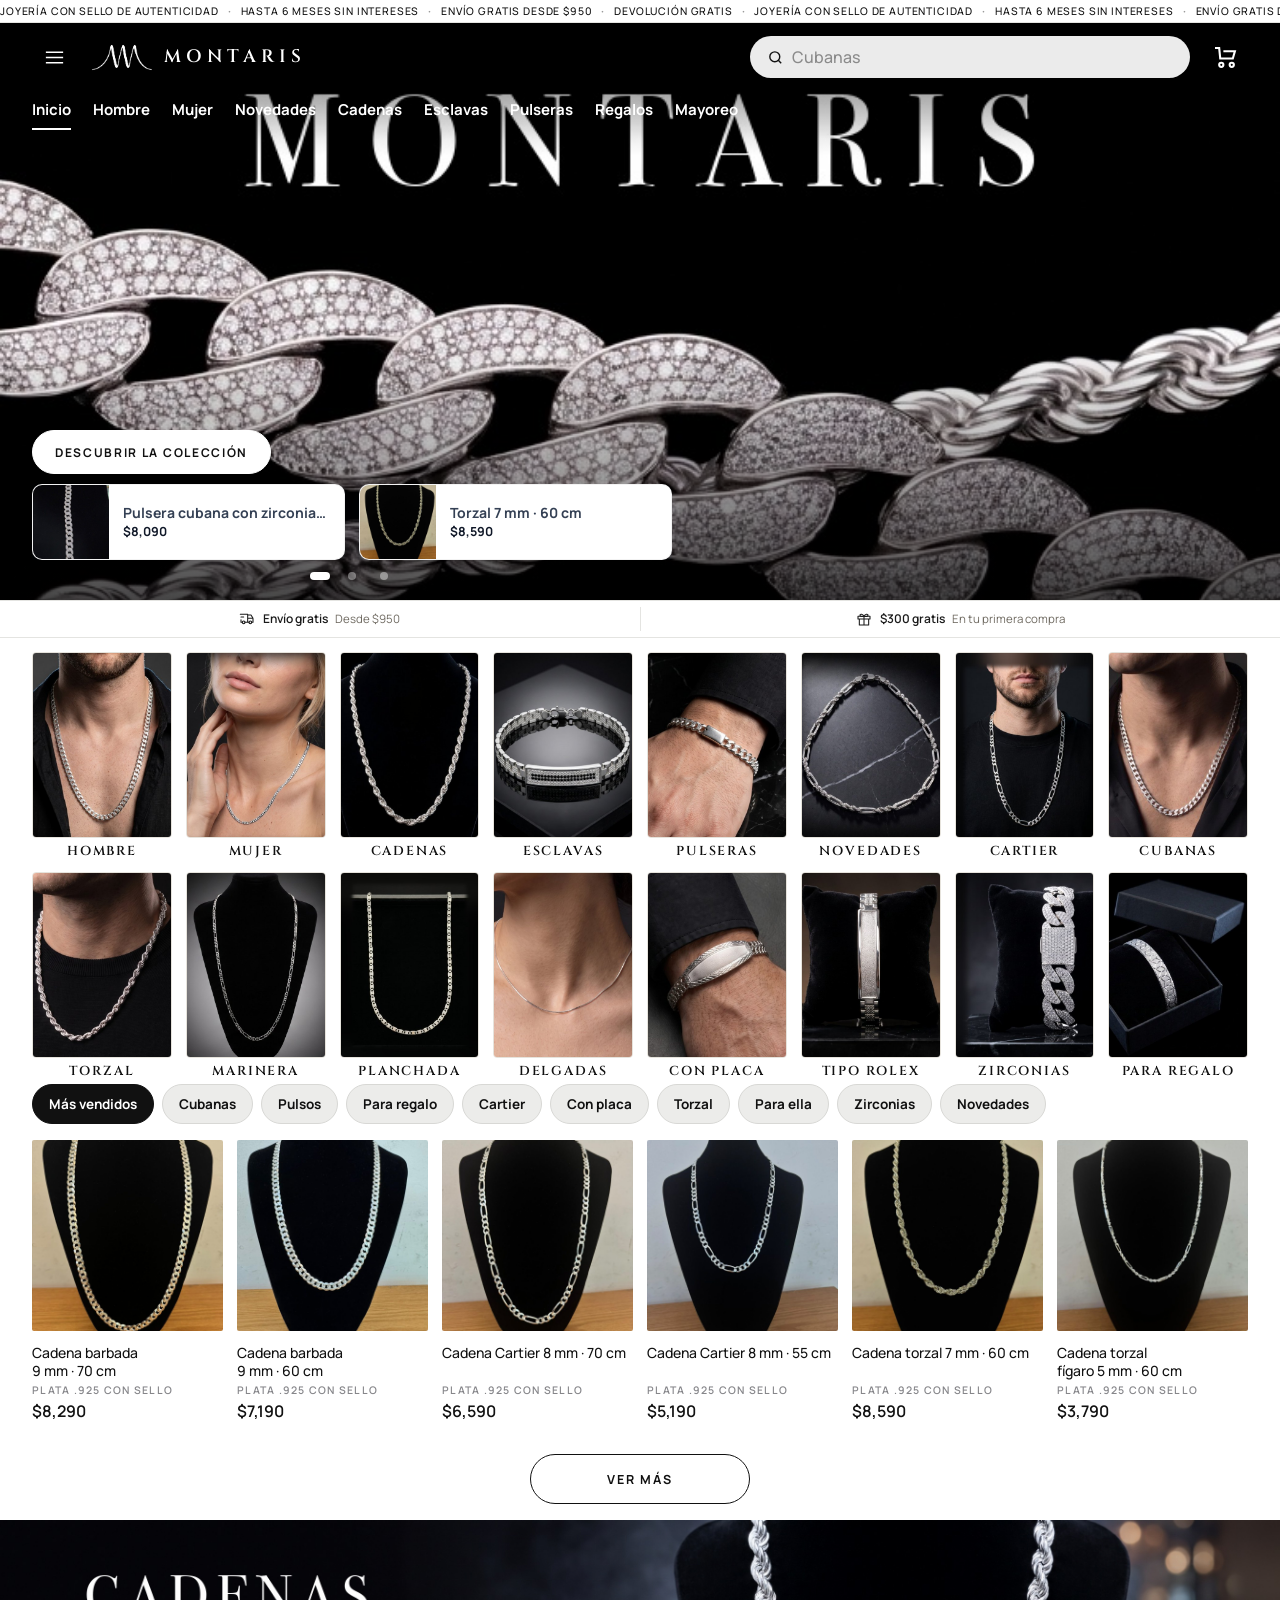
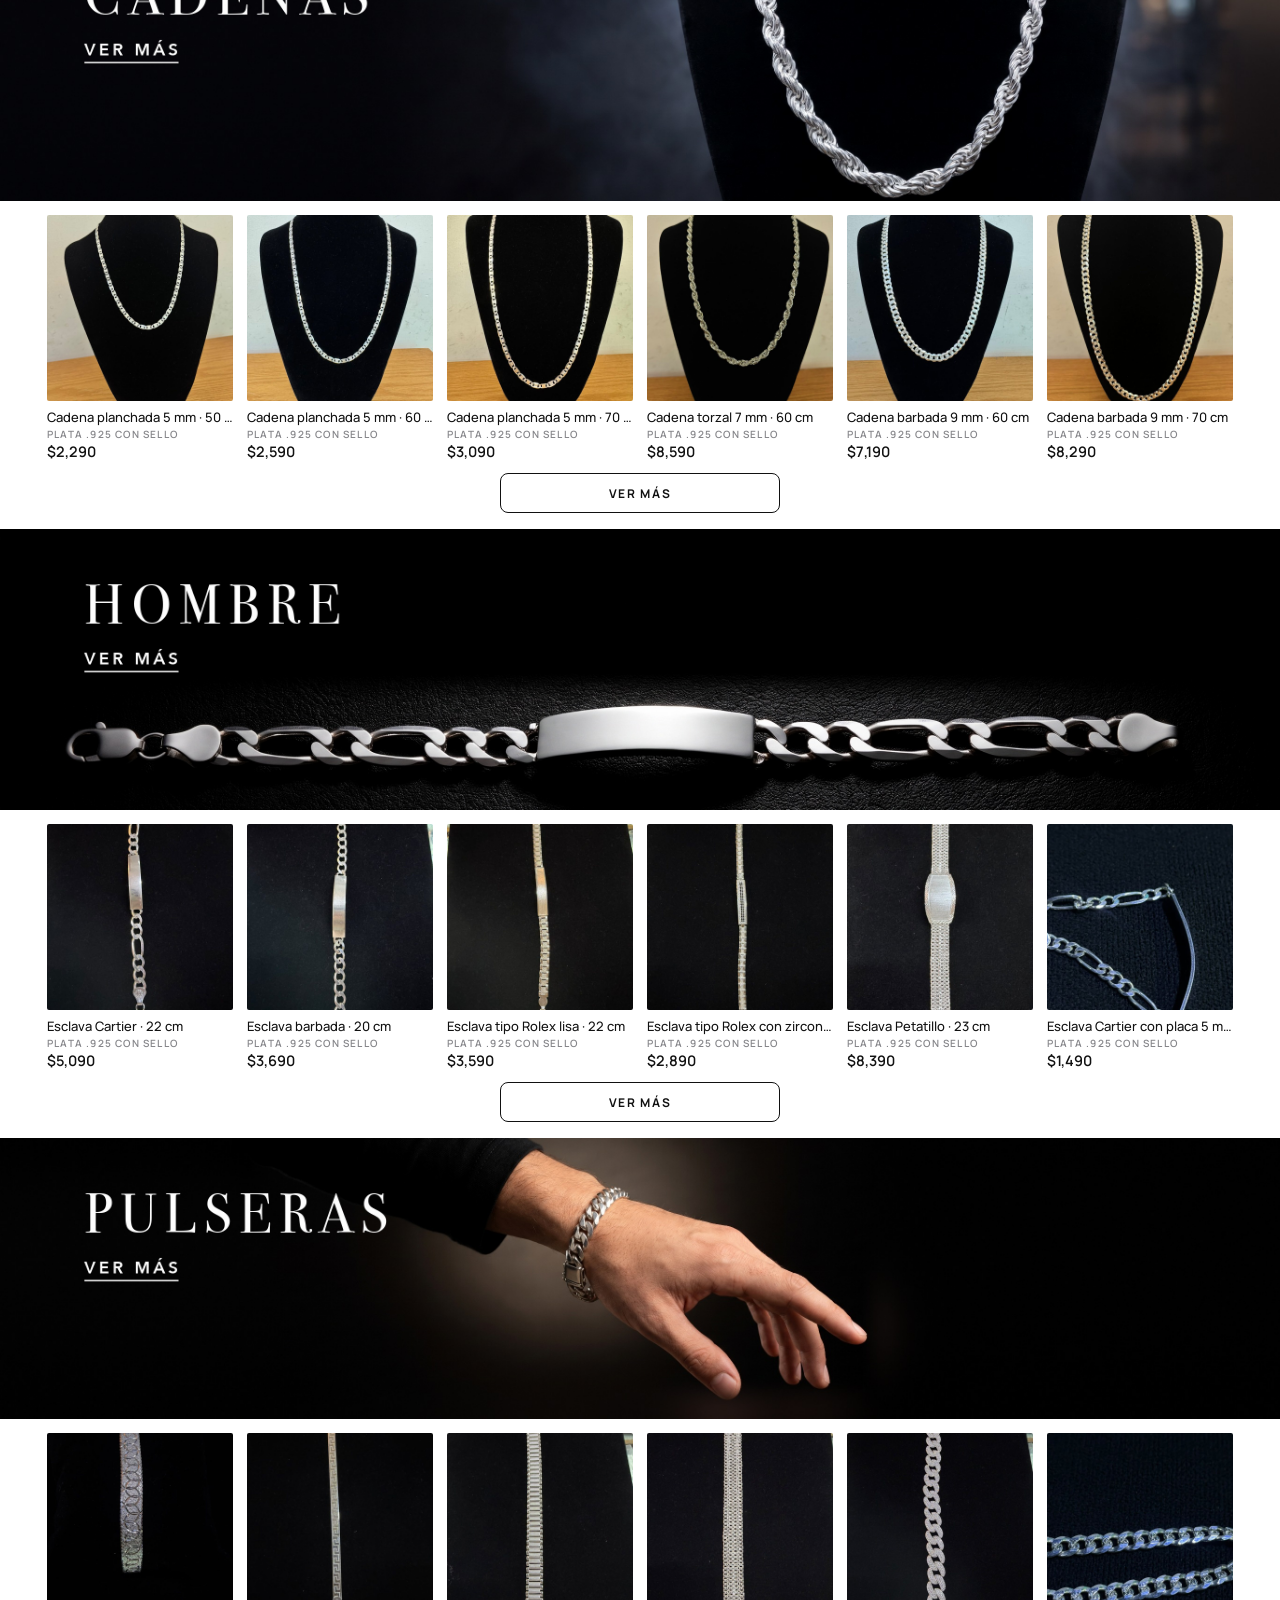
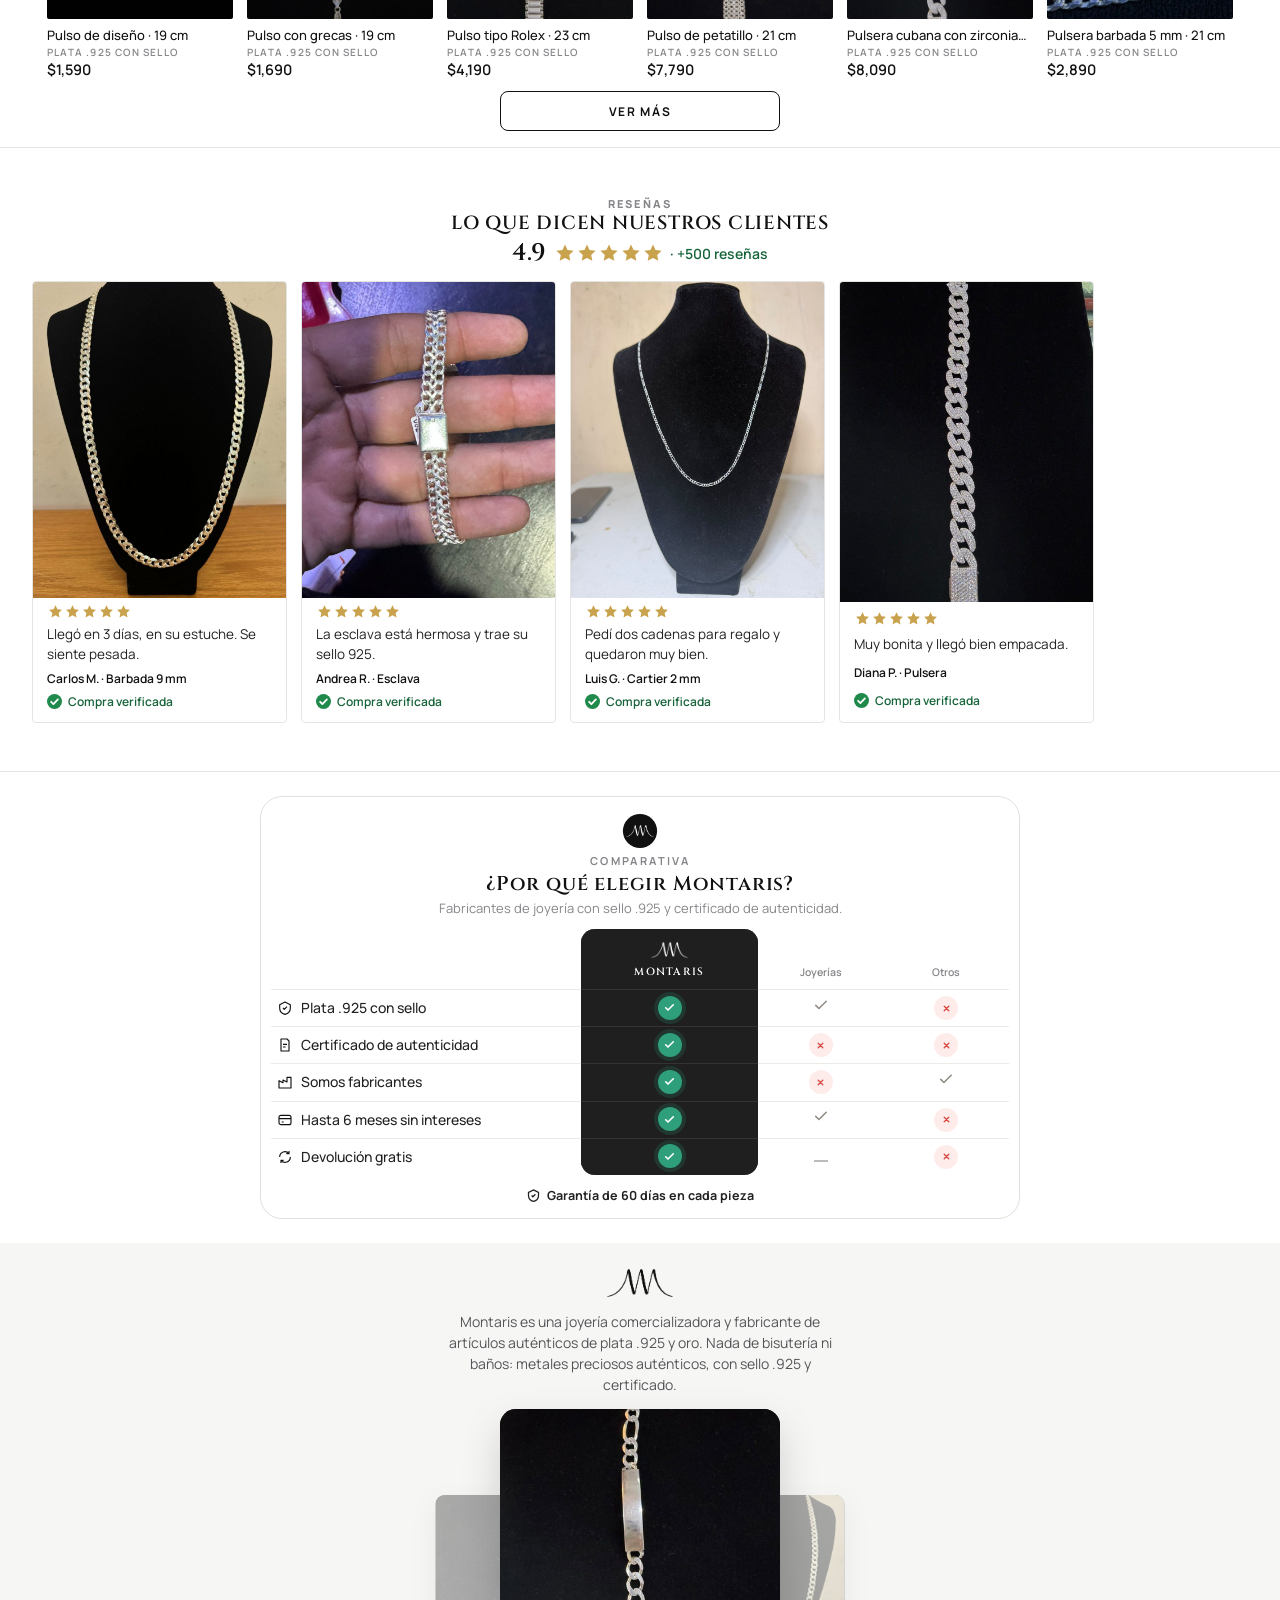
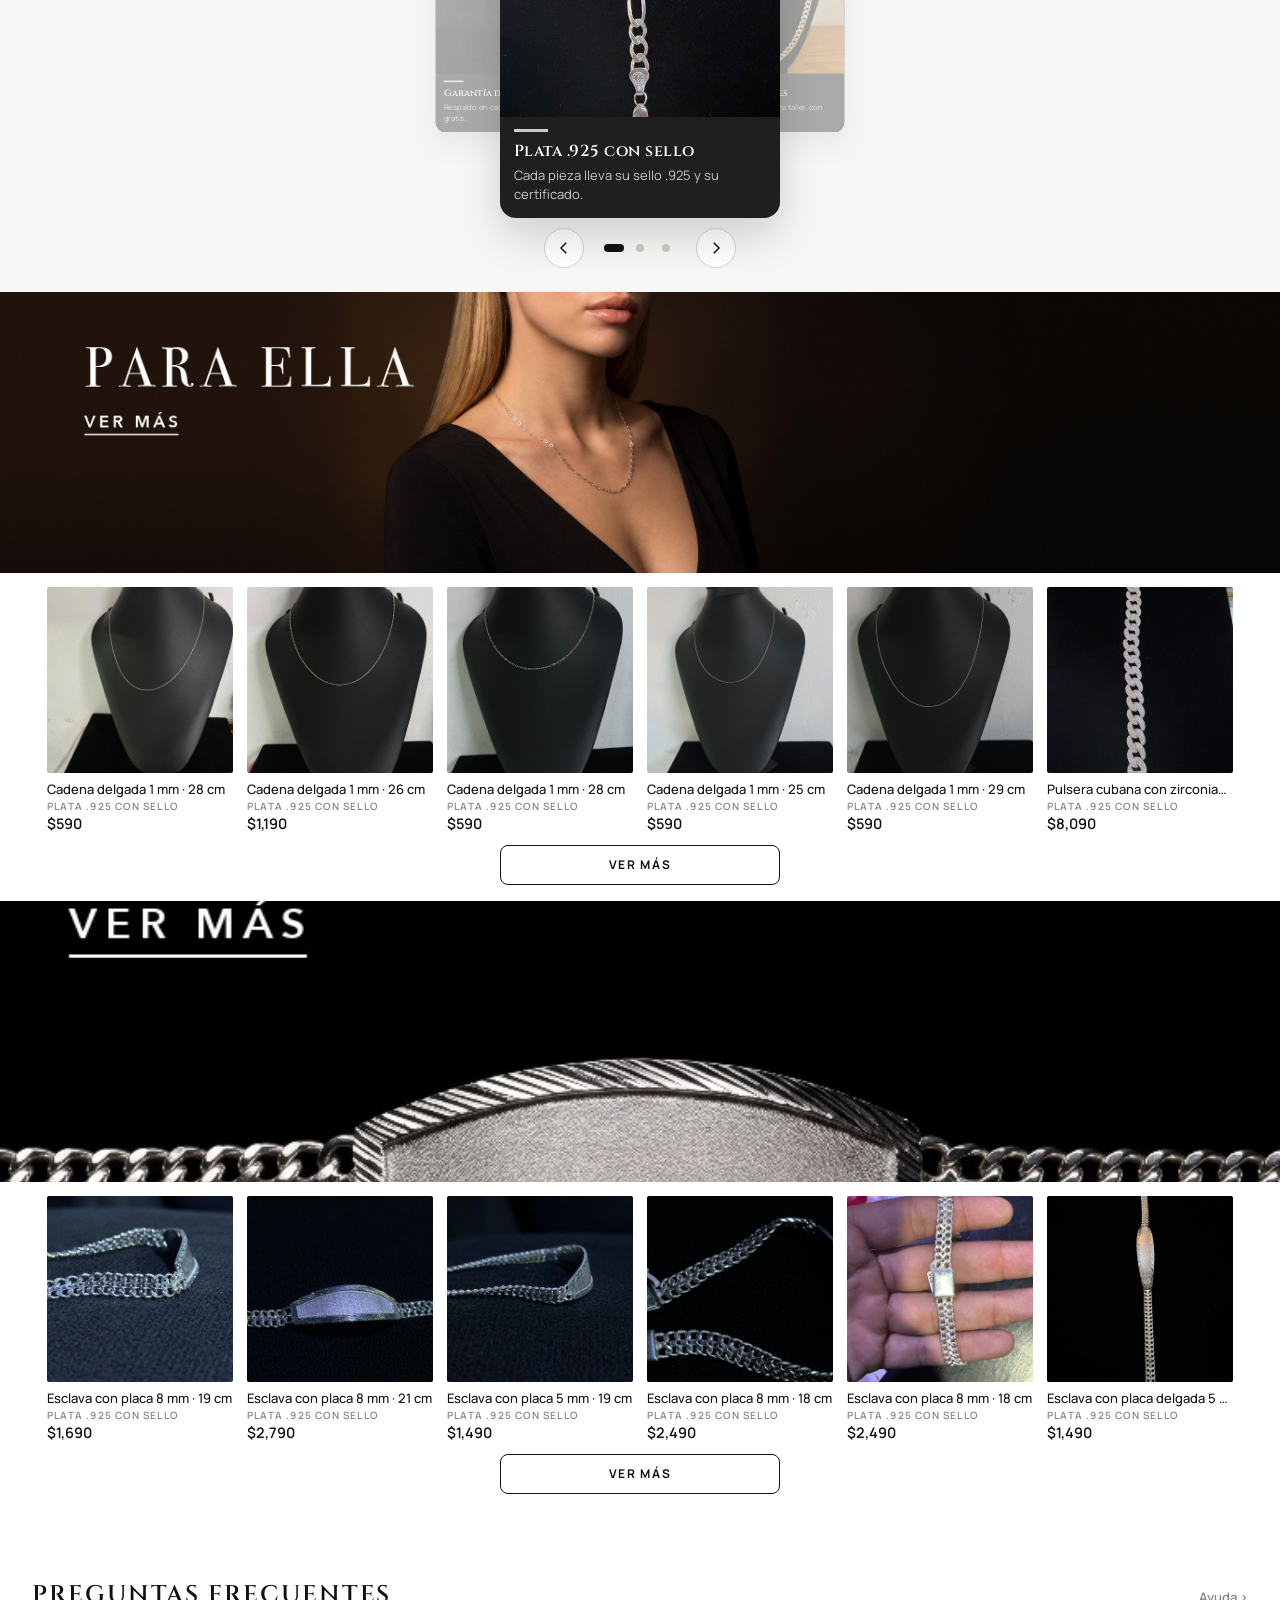
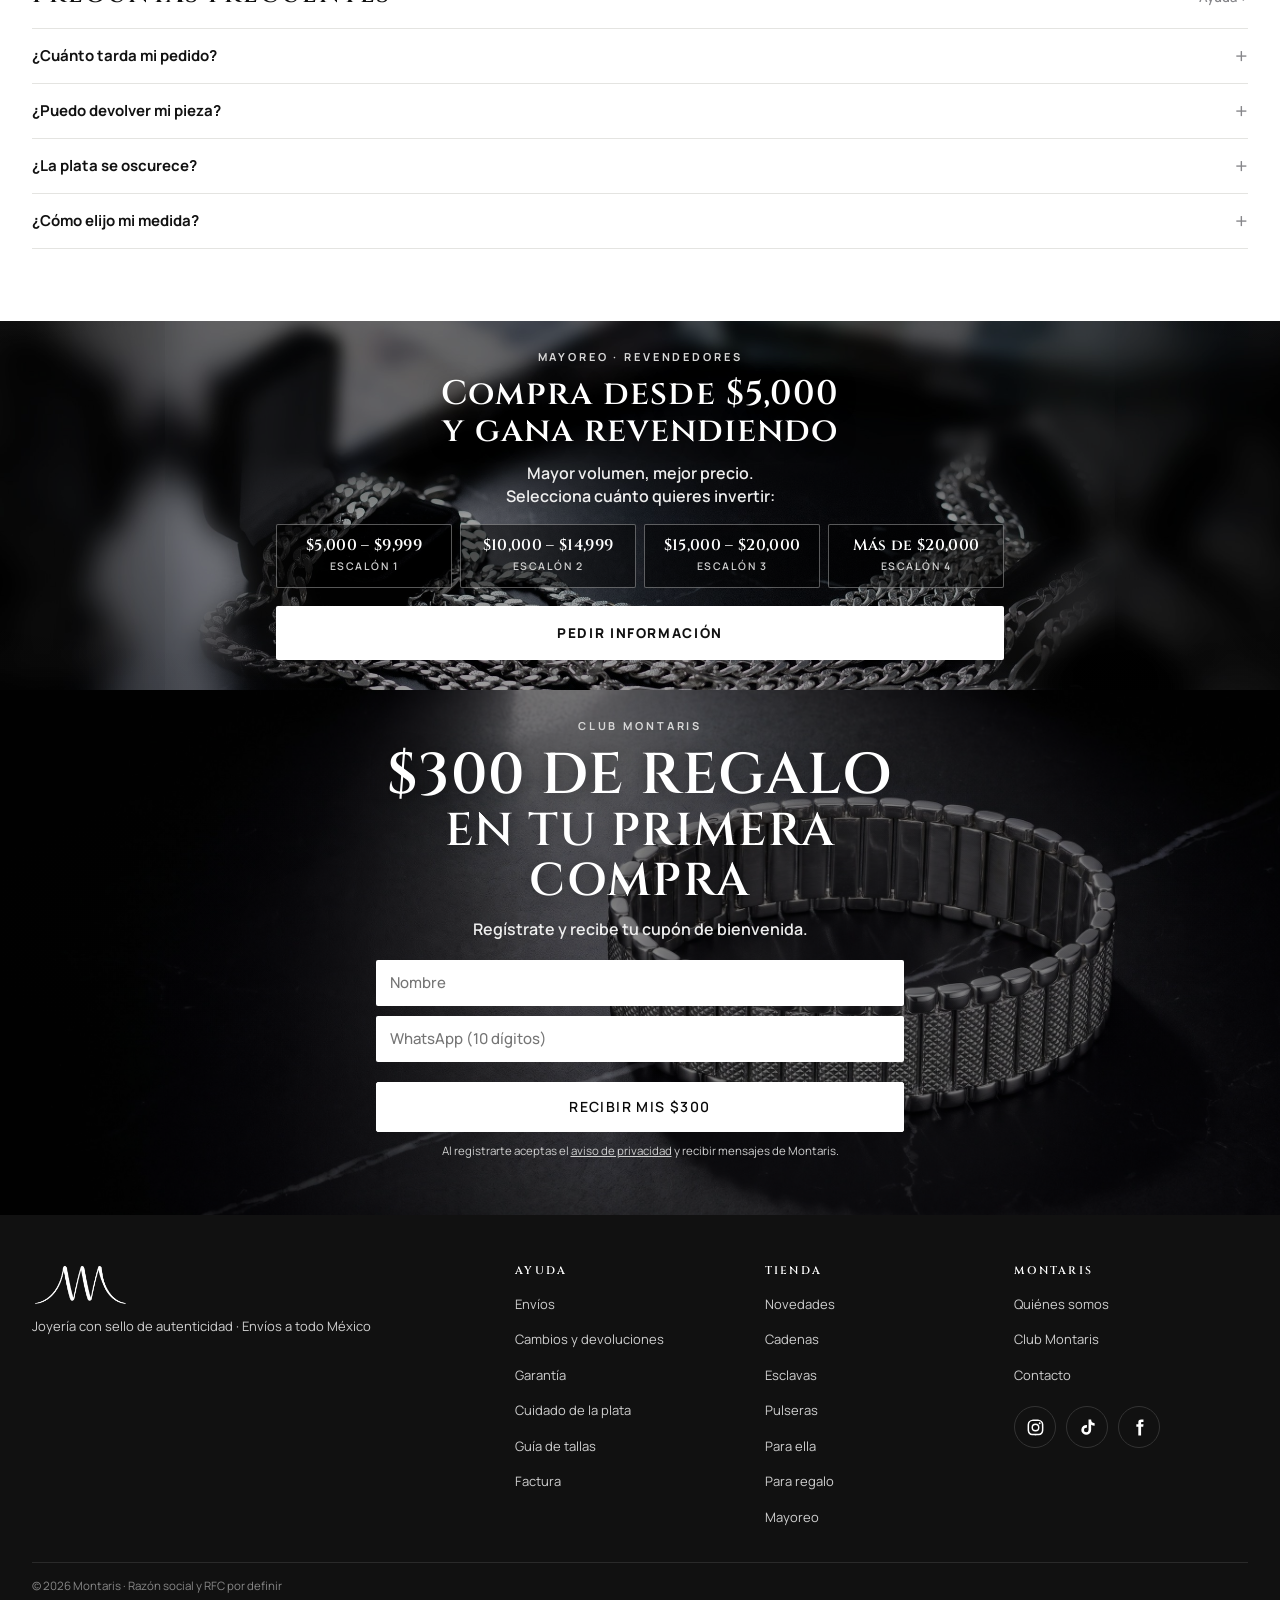
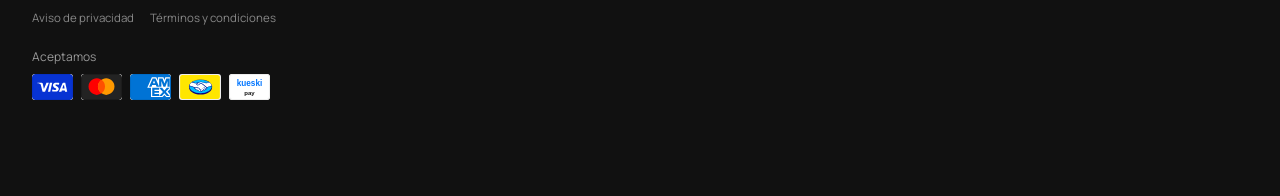
<file: index.html>
<!doctype html>
<html lang="es"><head><meta charset="utf-8"><meta name="viewport" content="width=device-width, initial-scale=1, maximum-scale=1, user-scalable=no, viewport-fit=cover"><meta name="description" content="Joyería de plata .925 con sello: cadenas, esclavas y pulseras con envío gratis desde $950 a todo México."><meta name="robots" content="noindex"><meta property="og:title" content="Montaris · Plata .925"><meta property="og:image" content="img/prod/50_L-07_cadena-barbada-70cm/2.jpg"><link rel="icon" href="img/favicon.png">
<meta charset="utf-8">
<title>Montaris</title>
<link rel="stylesheet" href="https://fonts.googleapis.com/css2?family=Archivo:wdth,wght@112,700;125,800&family=Bodoni+Moda:opsz,wght@6..96,400&family=Cinzel:wght@600;700&family=Manrope:wght@400;500;600;700;800&display=swap">
<link rel="stylesheet" href="menu.css?v=1792945811">
<style>
html,body{overflow-x:clip}body{touch-action:pan-y}

/* Estructura de Boxroom (barra, header con buscador, banner, confianza, cuadritos, chips, categorías, pestañas de productos, bloques por categoría, reseñas, comparativa, quiénes somos, mayoreo, club, pie) en blanco y con portada de lujo: video + anillo 3D. */
:root{
  --bg:#ffffff; --bg-2:#f6f6f4; --bg-3:#efefec; --line:#e4e4e1;
  --ink:#111111; --ink-2:#555559; --ink-3:#86868a; --crema:#f5f2ec; --vino:#8a2433;
  --wa:#25d366; --wa-ink:#0b3d1f;
  --f-logo:"Cinzel",Georgia,serif;
  --f-disp:"Archivo","Arial Narrow",Arial,sans-serif;
  --f-txt:"Manrope",system-ui,-apple-system,sans-serif;
  --ease:cubic-bezier(.23,1,.32,1);
  color-scheme:light;
}
*{box-sizing:border-box}
html{overflow-x:clip;scroll-behavior:auto}
body{margin:0;background:var(--bg);color:var(--ink);font-family:var(--f-txt);font-size:15px;line-height:1.5;-webkit-font-smoothing:antialiased}
a{color:inherit;text-decoration:none}
img{display:block;max-width:100%}
button{font:inherit;color:inherit}
h1,h2,h3{margin:0;text-wrap:balance}
:focus-visible{outline:2px solid var(--ink);outline-offset:3px}
.wrap{max-width:1320px;margin:0 auto;padding-inline:16px}
@media (min-width:900px){.wrap{padding-inline:32px}}
.ilus{position:absolute;z-index:3;font:600 10px/1 var(--f-txt);color:#eee;background:rgba(0,0,0,.5);padding:4px 6px;pointer-events:none}
.ttl{display:flex;justify-content:space-between;align-items:baseline;gap:12px;margin-bottom:14px}
.ttl h2{font:800 22px/1.05 var(--f-disp);font-stretch:112%;text-transform:uppercase;letter-spacing:.01em}
.ttl a{font:600 13px var(--f-txt);color:var(--ink-3);white-space:nowrap}
.sec{padding-block:28px}
@media (min-width:900px){.sec{padding-block:48px}.ttl h2{font-size:28px}}
.ej{font:600 10px var(--f-txt);color:var(--ink-3);border:1px dashed #c9c9c6;padding:2px 6px;margin-left:8px;letter-spacing:.04em;vertical-align:middle;text-transform:none}

/* 1. barra */
.bar{background:#fff;color:#111;overflow:hidden;border-bottom:1px solid #e4e4e1}
.bar ul{display:flex;gap:40px;margin:0;padding:4px 0;list-style:none;white-space:nowrap;width:max-content;font:600 10.5px var(--f-txt);letter-spacing:.04em;animation:corre 32s linear infinite}
.bar li::after{content:"•";margin-left:40px;color:#9a9a9a}
@keyframes corre{to{transform:translateX(-50%)}}

/* 2. header: transparente sobre la portada, oscuro al bajar */
.hdr{position:sticky;top:env(safe-area-inset-top,0px);z-index:40;background:#fff;color:var(--ink);transition:background .3s var(--ease),color .3s var(--ease),box-shadow .3s}
.home .hdr{position:fixed;left:0;right:0;top:0;background:transparent;color:#fff}
.home .hdr.solid{background:#0b0b0b;color:#fff;box-shadow:0 1px 0 rgba(255,255,255,.08)}
/* header SIEMPRE visible: translúcido arriba, negro al bajar */
.home .hdr{background:linear-gradient(180deg,rgba(0,0,0,.45),rgba(0,0,0,0));transition:background-color .35s ease,box-shadow .35s ease}
.home .hdr.solid{background:#0b0b0b}
@media (prefers-reduced-motion:reduce){.hdr{transition:none}}
.row{display:flex;align-items:center;gap:4px;height:58px}
@media (max-width:420px){.row .ib{width:40px}}
.ib{display:grid;place-items:center;width:44px;height:44px;border:0;background:none;cursor:pointer;flex:none;position:relative}
.ib svg{width:23px;height:23px;stroke:currentColor;fill:none;stroke-width:1.7}
.ib .n{position:absolute;top:5px;right:3px;min-width:17px;height:17px;border-radius:9px;background:currentColor;font:800 10px/17px var(--f-txt);text-align:center}
.ib .n i{font-style:normal;color:#fff}
.home .hdr .ib .n i{color:#111}
.brand{display:flex;align-items:center;gap:10px;flex:none}
.brand img{height:24px;width:auto}
.brand b{display:none;font:600 18px/1 var(--f-logo);letter-spacing:.28em}
.buscar{flex:1 1 0;min-width:0;display:flex;align-items:center;gap:8px;height:42px;padding:0 16px;border-radius:999px;background:#f1f1ef;border:1px solid #e3e3e0;color:#111}
.home .hdr .buscar{background:rgba(255,255,255,.92);border-color:transparent}
.buscar svg{width:17px;height:17px;stroke:#111;fill:none;stroke-width:2;flex:none}
.buscar input{flex:1;min-width:0;text-overflow:ellipsis;border:0;background:none;outline:none;font:500 16px var(--f-txt);color:#111}
.buscar input::placeholder{color:#8a8a8a}
.buscar{position:relative}
.ph-rot{position:absolute;left:41px;right:16px;top:0;bottom:0;overflow:hidden;pointer-events:none;color:#8a8a8a;font:500 16px var(--f-txt);transition:opacity .2s}
.ph-rot span{position:absolute;inset:0;display:flex;align-items:center;white-space:nowrap;transition:transform .5s var(--ease),opacity .5s var(--ease)}
.ph-rot span.up{transform:translateY(-100%);opacity:0}
.ph-rot span.dn{transform:translateY(100%);opacity:0;transition:none}
.buscar:focus-within .ph-rot,.buscar.lleno .ph-rot{opacity:0}
.tabs{display:flex;gap:22px;overflow-x:auto;scrollbar-width:none;font:700 15px var(--f-txt);padding-bottom:10px}
.tabs::-webkit-scrollbar{display:none}
.tabs a{flex:none;padding-bottom:6px;border-bottom:2px solid transparent}
.tabs a.on{border-color:currentColor}
@media (min-width:900px){.brand b{display:block}.brand img{height:29px}.row{height:68px;gap:14px}.buscar{max-width:440px;margin-left:auto}}

.wa-btn{display:flex;align-items:center;justify-content:center;gap:10px;min-height:50px;background:var(--wa);color:var(--wa-ink);font:800 14px var(--f-txt);border-radius:4px}
.wa-btn svg{width:20px;height:20px;fill:var(--wa-ink);flex:none}
/* menú (copiado del de Boxroom: rieles a la izquierda, cuadritos a la derecha) */
.drawer{position:fixed;inset:0;z-index:60;visibility:hidden;transition:visibility 0s .45s}
.drawer.open{visibility:visible;transition:none}
.drawer .veil{position:absolute;inset:0;background:#000;opacity:0;transition:opacity .5s ease-in-out}
.drawer.open .veil{opacity:.3}
.panel{position:absolute;inset:0 auto 0 0;width:min(92vw,420px);background:#fff;color:#1a1a1a;transform:translateX(-100%);transition:transform .4s var(--ease);display:flex;flex-direction:column;padding-top:env(safe-area-inset-top,0px)}
.drawer.open .panel{transform:none}
.m-top{flex:none;display:flex;justify-content:space-between;align-items:center;height:60px;padding:0 12px 0 18px;border-bottom:1px solid #edebe6}
.m-top b{font:800 15.5px var(--f-txt);letter-spacing:.01em;color:#111}
.m-x{display:inline-flex;align-items:center;justify-content:center;width:36px;height:36px;border-radius:50%;background:#f4f1ea;border:0;cursor:pointer}
.m-x svg{width:12px;height:12px;stroke:#111;stroke-width:2;fill:none}
.m-body{flex:1;display:flex;min-height:0}
.m-tabs{flex:0 0 102px;overflow-y:auto;overscroll-behavior:contain;background:#f6f5f3;border-right:1px solid #edebe6;display:flex;flex-direction:column;padding-bottom:28px;scrollbar-width:none}
.m-tabs::-webkit-scrollbar{display:none}
.m-tabs button{margin:2px 6px;padding:10px 4px;border:0;border-radius:10px;background:transparent;font:700 14px/1.15 var(--f-txt);color:#2a2a2a;text-align:center;cursor:pointer;transition:background-color .18s,color .18s,box-shadow .18s,transform .12s}
.m-tabs button:first-child{margin-top:10px}
.m-tabs button:active{transform:scale(.97)}
.m-tabs button.on{font-weight:800;background:#111;color:#fff;box-shadow:0 4px 10px rgba(17,17,17,.18)}
.m-tabs button.sop{background:#fff;border:1px solid #e3ded4}
.m-tabs button.sop.on{background:#111;border-color:#111}
.m-sello{display:block;width:50px;height:50px;margin:14px auto 6px;flex:none;animation:mWave 3.4s ease-in-out infinite;transform-origin:50% 90%}
@keyframes mWave{0%,70%,100%{transform:rotate(0)}76%{transform:rotate(-6deg)}84%{transform:rotate(5deg)}92%{transform:rotate(-2deg)}}
.m-right{flex:1;min-width:0;overflow-y:auto;overscroll-behavior:contain;background:#fff;padding-bottom:env(safe-area-inset-bottom,0px)}
.m-pan{padding:0 12px 28px}
.m-pan[hidden]{display:none}
.m-pan h3{position:sticky;top:0;z-index:2;margin:0 0 12px;padding:14px 2px 9px;background:#fff;font:800 15px var(--f-txt);letter-spacing:.01em;color:#111}
.m-pan h3::after{content:"";display:block;width:22px;height:3px;border-radius:2px;background:#111;margin-top:7px}
.m-grid{display:grid;grid-template-columns:repeat(3,minmax(0,1fr));gap:15px 9px}
.mt{display:block;text-align:center;animation:mIn .26s ease both;transition:transform .12s}
.mt:nth-child(n+4){animation-delay:.05s}.mt:nth-child(n+7){animation-delay:.08s}
@keyframes mIn{from{opacity:0;transform:translateY(6px)}to{opacity:1;transform:none}}
.mt:active{transform:scale(.96)}
.mt>span{display:flex;align-items:center;justify-content:center;width:100%;aspect-ratio:4/5;overflow:hidden;position:relative;border-radius:12px;background:#f4f2ee;box-shadow:inset 0 0 0 1px rgba(17,17,17,.06)}
.mt>span img{width:100%;height:100%;object-fit:cover;object-position:center 30%}
.mt>span.k{background:#111;box-shadow:none}
.mt>span.k svg{width:22px;height:22px;fill:none;stroke:#fff;stroke-width:2;stroke-linecap:round}
.mt b{display:block;margin-top:6px;font:650 12.5px/1.22 var(--f-txt);color:#201f1d;overflow:hidden;display:-webkit-box;-webkit-line-clamp:2;-webkit-box-orient:vertical}
.m-solo .mt:first-child{grid-column:span 3}
.m-solo .mt:first-child>span{aspect-ratio:4/3;border-radius:14px}
.m-solo .mt:first-child>span::after{content:"";position:absolute;inset:0;background:linear-gradient(180deg,transparent 45%,rgba(0,0,0,.72))}
.m-solo .mt:first-child b{display:none}
.mt .cap{position:absolute;left:12px;bottom:10px;z-index:1;color:#fff;font:800 18px var(--f-txt);font-style:normal}
.mt .cap em{font-style:normal}
.m-mayo{grid-column:span 3;display:flex;align-items:center;gap:10px;padding:10px 12px;border-radius:14px;background:#f4f1ea;color:#141414;font:800 13.5px/1.25 var(--f-txt)}
.m-mayo svg{width:52px;height:52px;flex:none}
.m-mayo small{display:block;margin-top:3px;font:600 12.5px var(--f-txt);color:#6d685f}
.m-txt{display:grid;gap:12px}
.m-link{display:flex;align-items:center;min-height:44px;border-bottom:1px solid #eee;font:600 14px var(--f-txt)}

/* 3. portada: slider de banners con fotos reales sobre fondo oscuro */
.hero{position:relative;height:min(73svh,660px);min-height:560px;background:#0b0b0b;overflow:hidden;color:#fff}
.hs{position:absolute;inset:0}
.hs-s{position:absolute;inset:0;margin:0;opacity:0;transition:opacity 1.1s var(--ease)}
.hs-s.on{opacity:1}
.hs-s img{width:100%;height:100%;object-fit:cover;object-position:50% 38%;transform:scale(1.06);transition:transform 6.5s linear}
.hs-s.on img{transform:none}
.hero::after{content:"";position:absolute;inset:0;z-index:1;pointer-events:none;background:linear-gradient(180deg,rgba(0,0,0,.62) 0%,rgba(0,0,0,.08) 24%,rgba(0,0,0,.12) 38%,rgba(0,0,0,.82) 66%,#0b0b0b 100%)}
.hero-in{position:absolute;z-index:3;left:0;right:0;bottom:0;padding-bottom:18px}
.chip{display:inline-block;font:800 11px var(--f-txt);letter-spacing:.14em;text-transform:uppercase;background:#fff;color:#111;padding:6px 10px;border-radius:4px}
.hero h1{margin:10px 0 8px;font:800 clamp(23px,6.5vw,64px)/1.02 var(--f-disp);max-width:none!important;font-stretch:125%;text-transform:uppercase;max-width:14ch}
.hero h1 span{display:block;color:#c9cbd0}
.msi{display:inline-flex;align-items:center;gap:10px;background:#fff;color:#111;border-radius:999px;padding:5px 14px 5px 8px;margin-bottom:12px}
.msi img{height:22px;width:auto}
.msi b{font:800 13px var(--f-txt);letter-spacing:.04em}
.hero p.hl{margin:0 0 12px;font:700 11.5px/1.75 var(--f-txt);letter-spacing:.14em;text-transform:uppercase;color:#e4e2dd;max-width:none}
.btn{display:inline-flex;align-items:center;justify-content:center;gap:8px;min-height:48px;padding:0 24px;font:800 12.5px var(--f-txt);letter-spacing:.12em;text-transform:uppercase;border-radius:999px;border:1px solid currentColor;background:none;cursor:pointer}
.btn:active{transform:scale(.97)}
.btn.w{background:#fff;color:#111;border-color:#fff}
.btn.k{background:#111;color:#fff;border-color:#111}
.btn.o{background:none;color:#111;border-color:#111}
.hs-ft{display:flex;flex-direction:column;align-items:stretch;gap:4px;margin-top:12px}
.hero p.sub{margin:-2px 0 10px;font:600 15px/1.4 var(--f-txt);color:#e9e7e2;max-width:34ch}
.hcards{display:grid;width:100%}
.hgrp{grid-area:1/1;display:flex;gap:8px;overflow-x:auto;scroll-snap-type:x mandatory;scrollbar-width:none;opacity:0;visibility:hidden;transform:translateY(8px);transition:opacity .5s var(--ease),transform .5s var(--ease),visibility 0s .5s}
.hgrp::-webkit-scrollbar{display:none}
.hgrp.on{opacity:1;visibility:visible;transform:none;transition:opacity .5s var(--ease) .15s,transform .5s var(--ease) .15s}
.hcard{flex:0 0 min(64%,240px);scroll-snap-align:start;display:flex;align-items:center;gap:9px;padding:6px 10px 6px 6px;border-radius:10px;background:rgba(255,255,255,.94);color:#111;min-width:0}
.hcard img{width:52px;height:52px;border-radius:7px;object-fit:cover;flex:none;background:#f2f2f2}
.hcard span{display:grid;min-width:0;line-height:1.2}
.hcard b{font:700 12px/1.25 var(--f-txt);white-space:nowrap;overflow:hidden;text-overflow:ellipsis}
.hcard small{font:500 11px var(--f-txt);color:#666}
.hcard small.pc{color:#111;font-weight:700}
.hs-dots{display:flex;gap:4px;flex:none;align-self:center;justify-content:center}
.hs-dots button{width:28px;height:28px;padding:0;border:0;background:none;cursor:pointer;position:relative}
.hs-dots button::before{content:"";position:absolute;left:50%;top:50%;width:8px;height:8px;margin:-4px 0 0 -4px;border-radius:50%;background:rgba(255,255,255,.4);transition:background .3s,width .3s,margin .3s;}
.hs-dots button.on::before{background:#fff;width:20px;margin-left:-10px;border-radius:4px}
@media (min-width:900px){
 .hero{height:min(78vh,680px)}
 .hcard{flex-basis:calc((100% - 16px)/3)}
 .hs{left:auto;width:56%}
 .hero::after{background:linear-gradient(90deg,#0b0b0b 0%,#0b0b0b 44%,rgba(11,11,11,.55) 56%,rgba(11,11,11,0) 72%),linear-gradient(180deg,rgba(0,0,0,.6) 0%,transparent 24%,transparent 78%,rgba(0,0,0,.6) 100%)}
 .hero-in{top:0;display:flex;flex-direction:column;justify-content:center;align-items:flex-start;padding-top:160px;padding-bottom:44px}
 .hero h1{font-size:clamp(32px,3.3vw,50px);max-width:16ch!important}
 .hero .hs-ft{max-width:640px}.hcard small{white-space:nowrap}
 .hs-ft{width:100%;max-width:520px}
}

/* 3b. top 10 */
.top10{padding-bottom:12px}
.t10{display:grid;grid-auto-flow:column;grid-auto-columns:clamp(150px,42vw,240px);gap:12px;overflow-x:auto;scroll-snap-type:x mandatory;scrollbar-width:none;padding-bottom:4px}
.t10::-webkit-scrollbar{display:none}
.t10 .p{scroll-snap-align:start}
.p .rk{position:absolute;z-index:2;left:8px;bottom:8px;min-width:28px;height:28px;padding:0 6px;border-radius:14px;background:#111;color:#fff;font:700 13px/28px var(--f-txt);text-align:center}

/* 4. franja de confianza (copiada de Boxroom) */
.sct{background:#fff;border-top:1px solid #e4e1da;border-bottom:1px solid #e4e1da}
.sct-in{display:flex;align-items:stretch;height:30px}
.sct-side{flex:1;min-width:0;position:relative}
.sct-sep{width:1px;background:#e4e1da;flex:0 0 1px;margin:6px 0}
.sct-slot{position:absolute;inset:0;display:flex;align-items:center;justify-content:center;gap:8px;padding:0 10px;opacity:0;transition:opacity .4s ease;pointer-events:none}
.sct-slot.is-on{opacity:1;pointer-events:auto}
.sct-side{overflow:hidden}
.sct-slot{transition:transform .6s var(--ease),opacity .6s var(--ease);will-change:transform}
[data-rota="x"] .sct-slot{transform:translateX(100%)}[data-rota="x"] .sct-slot.out{transform:translateX(-100%)}
[data-rota="y"] .sct-slot{transform:translateY(100%)}[data-rota="y"] .sct-slot.out{transform:translateY(-100%)}
[data-rota] .sct-slot.is-on{transform:none}
.sct-slot.rst{transition:none}
.sct-ico{display:flex;flex:0 0 auto}
.sct-ico svg{width:16px;height:16px;fill:none;stroke:#1a1a1a;stroke-width:2;stroke-linecap:round;stroke-linejoin:round}
.sct-txt{min-width:0;display:flex;flex-direction:column;justify-content:center}
.sct-t{font-size:11.5px;font-weight:700;color:#1a1a1a;line-height:1.15;white-space:nowrap;overflow:hidden;text-overflow:ellipsis}
.sct-s{font-size:10px;color:#6f6a61;line-height:1.15;white-space:nowrap;overflow:hidden;text-overflow:ellipsis}
@media (min-width:750px){.sct-txt{flex-direction:row;align-items:baseline;gap:7px}.sct-t{font-size:12px}.sct-s{font-size:11.5px}}

/* 6. por tipo de cadena: una fila de cuadritos */
.cuadros{display:grid;grid-auto-flow:column;grid-auto-columns:clamp(92px,26vw,150px);gap:12px;overflow-x:auto;scroll-snap-type:x mandatory;scrollbar-width:none}
.cuadros::-webkit-scrollbar{display:none}
.cuadro{scroll-snap-align:start;display:grid;gap:7px;text-align:center}
.cuadro figure{margin:0;aspect-ratio:1;border:2px solid #111;border-radius:20px;overflow:hidden;background:var(--bg-2)}
.cuadro img{width:100%;height:100%;object-fit:cover}
.cuadro b{font:600 12.5px var(--f-txt)}
@media (min-width:900px){.cuadros{grid-auto-flow:row;grid-template-columns:repeat(6,1fr)}}

/* 5. categorías con foto */
.cats{display:grid;grid-template-columns:repeat(3,minmax(0,1fr));gap:8px}
.cat{position:relative;aspect-ratio:4/5;overflow:hidden;border-radius:10px;background:var(--bg-3)}
.cat img{width:100%;height:100%;object-fit:cover}
.cat b{position:absolute;z-index:2;left:0;right:0;bottom:0;padding:8px 6px;background:rgba(17,17,17,.62);color:#fff;font:700 14px var(--f-txt);text-align:center}
@media (min-width:900px){.cats{grid-template-columns:repeat(6,1fr);gap:14px}}

/* 8. pestañas de productos (estilo de la captura) */
.sel{display:flex;overflow-x:auto;scrollbar-width:none;margin-bottom:16px;gap:8px}
.sel::-webkit-scrollbar{display:none}
.sel button{flex:none;height:40px;padding:0 16px;background:#ececea;color:#111;border:1px solid #d8d8d5;border-radius:10px;font:700 13.5px var(--f-txt);cursor:pointer}
.sel button[aria-selected="true"]{background:#111;color:#fff;border-color:#111}
.grid{display:grid;grid-template-columns:repeat(2,minmax(0,1fr));gap:18px 10px}
@media (min-width:900px){.grid{grid-template-columns:repeat(4,minmax(0,1fr));gap:28px 18px}}
.grid[hidden]{display:none}
.p{display:grid;gap:4px;align-content:start;min-width:0}
.p .ph{position:relative;aspect-ratio:1;overflow:hidden;background:var(--bg-2);border-radius:6px;margin-bottom:6px}
.p .ph img{width:100%;height:100%;object-fit:cover;transition:transform .6s var(--ease)}
@media (hover:hover) and (pointer:fine){.p:hover .ph img{transform:scale(1.04)}}
.p .badge{position:absolute;z-index:2;left:8px;top:8px;background:#111;color:#fff;font:800 10.5px var(--f-txt);padding:4px 7px;border-radius:4px}
.p .badge.g{background:#fff;color:#111;border:1px solid #111}
.p .plus{position:absolute;z-index:2;right:8px;bottom:8px;width:34px;height:34px;border-radius:50%;background:#111;color:#fff;border:0;display:grid;place-items:center;cursor:pointer;font:400 22px/1 var(--f-txt)}
.p .plus.ok{background:var(--wa);color:var(--wa-ink)}
.p .ph .ilus{left:8px;bottom:8px}
.p h3{font:600 13.5px/1.3 var(--f-txt)}
.p .ley{font:500 11.5px var(--f-txt);color:var(--ink-3)}
.p .pr{font:800 15px var(--f-txt);font-variant-numeric:tabular-nums}
.p .msi{font:500 11px var(--f-txt);color:var(--ink-3)}
.more{display:flex;justify-content:center;margin-top:22px}
.more a{min-width:220px}

/* 9. bloques por categoría */
.blk-banner{position:relative;display:block;height:min(32vw,260px);min-height:140px;overflow:hidden;border-radius:8px;margin-bottom:16px;color:#fff}
.blk-banner img{width:100%;height:100%;object-fit:cover}
.blk-banner::after{content:"";position:absolute;inset:0;background:linear-gradient(180deg,transparent 35%,rgba(0,0,0,.78)),linear-gradient(90deg,rgba(0,0,0,.45),transparent 65%)}
.blk-banner div{position:absolute;z-index:2;left:16px;bottom:14px}
.blk-banner h2{font:800 clamp(32px,9vw,64px)/.95 var(--f-disp);font-stretch:125%;text-transform:uppercase;margin-bottom:10px}
.blk-banner .btn{min-height:40px;padding:0 18px;font-size:11px;background:transparent;color:#fff;border-color:#fff}
.blk-banner .ilus{right:10px;top:10px}

/* 10. reseñas */
.rev-top{display:grid;gap:4px;text-align:center;margin-bottom:18px}
.rev-top small{font:800 11px var(--f-txt);letter-spacing:.2em;color:var(--ink-3)}
.rev-top h2{font:800 22px var(--f-disp);font-stretch:112%;text-transform:uppercase}
.rev-top .score{display:flex;justify-content:center;align-items:center;gap:8px;font:800 20px var(--f-txt)}
.stars{color:#e3b23c;letter-spacing:2px}
.rev-top span{font-size:12px;color:var(--ink-3)}
.resenas{display:grid;grid-auto-flow:column;grid-auto-columns:min(74vw,280px);gap:12px;overflow-x:auto;scroll-snap-type:x mandatory;scrollbar-width:none}
.resenas::-webkit-scrollbar{display:none}
.res{scroll-snap-align:start;border:1px solid var(--line);border-radius:8px;overflow:hidden;background:#fff;display:grid;gap:8px;padding-bottom:16px}
.res .f{position:relative;aspect-ratio:1;background:var(--bg-2)}
.res .f img{width:100%;height:100%;object-fit:cover}
.res .f .ilus{left:8px;bottom:8px}
.res>*:not(.f){margin-inline:14px}
.res p{margin:0;font-size:14px;color:#333}
.res .who{font:700 12px var(--f-txt)}
.res .ver{font:700 11px var(--f-txt);color:#1f8a4c}

/* 11. comparativa (como Boxroom) */
.cmp-card{border:1.5px solid #e2e0da;border-radius:22px;padding:22px 10px 18px;text-align:center;background:#fff}
.cmp-sello{display:block;width:46px;height:46px;margin:0 auto 6px}
.cmp-eb{margin:0;font:700 11px var(--f-txt);letter-spacing:.22em;text-transform:uppercase;color:var(--ink-3)}
.cmp-card h2{margin:6px 0 6px}
.cmp-sub{margin:0 0 16px;color:var(--ink-3);font-size:13.5px}
.cmp-t{width:100%;border-collapse:collapse;table-layout:fixed;text-align:left}
.cmp-t td{padding:0}
.cmp-t td.fe{width:42%;border-top:1px solid #ecebe7}
.cmp-t tr:first-child td{border-top:0}
.cmp-t td.fe span{display:flex;align-items:center;gap:8px;padding:12px 6px 12px 6px;font:500 12.5px/1.3 var(--f-txt);color:#222}
.cmp-t td.fe svg{width:16px;height:16px;flex:none;fill:none;stroke:#111;stroke-width:1.7;stroke-linejoin:round}
.cmp-t td.hc{width:24%;background:#1f1f20;text-align:center;vertical-align:middle;border-top:1px solid #333}
.cmp-t td.hc.hd{border-radius:14px 14px 0 0;border-top:0;padding:16px 4px 12px;color:#fff;font:600 10.5px var(--f-serif);letter-spacing:.12em}
.cmp-t td.hc.hd img{height:18px;width:auto;margin:0 auto 6px}
.cmp-t td.hc.last{border-radius:0 0 14px 14px}
.cmp-t td.c{text-align:center;vertical-align:middle;border-top:1px solid #ecebe7}
.cmp-t td.c.h{font:600 10.5px/1.25 var(--f-txt);color:var(--ink-3);padding:10px 2px;vertical-align:bottom;border-top:0}
.cmp-t .yh{display:inline-grid;place-items:center;width:28px;height:28px;border-radius:50%;background:#fff;box-shadow:0 0 0 4px rgba(255,255,255,.12)}
.cmp-t .yh svg{width:15px;height:15px;fill:none;stroke:#111;stroke-width:2.6;stroke-linecap:round;stroke-linejoin:round}
.cmp-t .ok svg{width:18px;height:18px;fill:none;stroke:#8a8a8a;stroke-width:2;stroke-linecap:round;stroke-linejoin:round}
.cmp-t .no{display:inline-grid;place-items:center;width:24px;height:24px;border-radius:50%;background:#f3f1ed}
.cmp-t .no svg{width:12px;height:12px;fill:none;stroke:#a5a29b;stroke-width:2.4;stroke-linecap:round}
.cmp-t .half{display:inline-block;width:14px;height:2px;background:#bbb}
.cmp-ft{display:flex;justify-content:center;align-items:center;gap:6px;margin:16px 0 0;font:700 12.5px var(--f-txt);color:#222}
.cmp-ft svg{width:15px;height:15px;fill:none;stroke:currentColor;stroke-width:2}
@media (min-width:900px){.cmp-card{max-width:760px;margin:0 auto;padding:30px 28px}.cmp-t td.fe span{font-size:14px}}

/* 12. quiénes somos: recuadros encimados con flechas y puntitos (como Boxroom) */
.qs{background:#f6f6f4;overflow:hidden}
.qs-hd{text-align:center;display:grid;gap:10px;justify-items:center}
.qs-eb{display:inline-flex;align-items:center;gap:10px}
.qs-eb>svg{width:40px;height:40px}
.qs-eb>span{display:inline-flex;align-items:center;gap:8px;background:#111;color:#fff;border-radius:999px;padding:8px 16px;font:800 11px var(--f-txt);letter-spacing:.22em;text-transform:uppercase}
.qs-eb>span svg{width:14px;height:14px;fill:none;stroke:#fff;stroke-width:2}
.qs-hd h2{font:700 26px/1.15 var(--f-txt)}
.qs-hd p{margin:0;color:var(--ink-2);max-width:40ch;font-size:15px;line-height:1.65}
.qs .st{position:relative;margin-top:26px}
.qs .cd{position:absolute;top:0;left:50%;width:min(72vw,340px);border-radius:16px;overflow:hidden;background:#1f1f20;color:#fff;transition:transform .55s var(--ease),opacity .55s;box-shadow:0 18px 40px rgba(0,0,0,.16)}
.qs .im{aspect-ratio:3/4;background:#111}
.qs .im img{width:100%;height:100%;object-fit:cover}
.qs .bd{padding:18px 18px 22px}
.qs .ln{width:34px;height:3px;background:#c9cbd0;margin-bottom:12px}
.qs .bd h3{font:600 18px var(--f-serif);letter-spacing:.03em;margin-bottom:6px}
.qs .bd p{margin:0;font-size:14px;color:#c9c9c9;line-height:1.55}
.qs .nv{display:flex;align-items:center;justify-content:center;gap:18px;margin-top:18px}
.qs .nb{display:grid;place-items:center;width:40px;height:40px;border-radius:50%;border:1px solid #d6d2ca;background:#fff;cursor:pointer}
.qs .nb svg{width:18px;height:18px;fill:none;stroke:#111;stroke-width:2}
.qs .dt{display:flex;gap:2px}
.qs .dt button{width:24px;height:24px;padding:0;border:0;background:none;cursor:pointer;position:relative}
.qs .dt button::before{content:"";position:absolute;left:50%;top:50%;width:8px;height:8px;margin:-4px 0 0 -4px;border-radius:50%;background:#cfcac0;transition:all .3s}
.qs .dt button[aria-current="true"]::before{background:#111;width:20px;margin-left:-10px;border-radius:4px}

/* 13. mayoreo (franja oscura, centrado, un botón, como Boxroom) */
.may{background:#1f1f1f;color:#fff;text-align:center;padding:40px 0 44px}
.may-in{max-width:560px;margin:0 auto;padding-inline:16px;display:grid;gap:12px;justify-items:center}
.may-sello{width:80px;height:80px;border-radius:50%;box-shadow:0 0 0 1px #3d3d3d}
.may .eb{font:600 11.5px var(--f-txt);letter-spacing:.28em;text-transform:uppercase;color:#b9b9b9}
.may h2{font:600 clamp(24px,6vw,38px)/1.15 var(--f-serif);letter-spacing:.04em}
.may p{margin:0;color:#d0d0d0;font-size:15px;line-height:1.65}
.tiers{display:grid;grid-template-columns:repeat(4,minmax(0,1fr));gap:6px;width:100%;margin-top:4px}
.tiers div{border:1px solid #3a3a3a;border-radius:8px;padding:10px 4px}
.tiers b{display:block;font:600 17px var(--f-serif)}
.tiers span{font-size:10.5px;color:#aaa}
.may .cta{display:flex;align-items:center;justify-content:center;gap:10px;width:100%;min-height:56px;margin-top:10px;border-radius:12px;background:#fff;color:#111;font:800 16px var(--f-txt)}
.may .cta svg{width:24px;height:24px;fill:var(--wa)}

/* preguntas */
.faq details{border-bottom:1px solid var(--line);padding:16px 0}
.faq details:first-child{border-top:1px solid var(--line)}
.faq summary{cursor:pointer;list-style:none;display:flex;justify-content:space-between;gap:12px;font:700 15px var(--f-txt)}
.faq summary::-webkit-details-marker{display:none}
.faq summary::after{content:"+";font:400 22px/1 var(--f-txt);color:var(--ink-3)}
.faq details[open] summary::after{content:"−"}
.faq p{margin:8px 0 0;color:var(--ink-2)}
/* 14. club */
.club{background:var(--crema)}
.club-in{display:grid;gap:18px}
.club h2{font:800 clamp(26px,7vw,44px)/1 var(--f-disp);font-stretch:125%;text-transform:uppercase}
.club h2 span{color:var(--vino)}
.club p{margin:0;color:#4a443c}
.reg{display:grid;gap:10px}
.reg input,.reg select{height:50px;padding:0 14px;border:1px solid #cfc6b8;border-radius:8px;background:#fff;color:#111;font:500 16px var(--f-txt)}
.reg .chk{display:flex;gap:10px;align-items:flex-start;font-size:12.5px;color:#4a443c}
.reg .chk input{width:20px;height:20px;margin:0;accent-color:#111}
.reg button{height:52px;border:0;border-radius:999px;background:#111;color:#fff;font:800 13px var(--f-txt);letter-spacing:.12em;text-transform:uppercase;cursor:pointer}
.reg-ok{margin:0;font:700 13px var(--f-txt);color:var(--vino);min-height:1.3em}
@media (min-width:900px){.club-in{grid-template-columns:1fr 1fr}.reg{grid-template-columns:1fr 1fr}.reg .full{grid-column:1/-1}}

/* 15. pie */
footer{background:#111;color:#cfcfcf;padding-block:36px calc(90px + env(safe-area-inset-bottom,0px));font-size:13px}
.ft{display:grid;grid-template-columns:1fr 1fr;gap:26px}
.ft h4{margin:0 0 10px;font:800 12px var(--f-txt);letter-spacing:.14em;text-transform:uppercase;color:#fff}
.ft ul{list-style:none;margin:0;padding:0;display:grid;gap:8px}
.pagos{display:flex;flex-wrap:wrap;gap:6px;margin-top:22px}
.pagos img{height:30px;width:auto;border-radius:4px;background:#fff}
.redes{display:flex;gap:10px;margin-top:18px}
.redes a{display:grid;place-items:center;width:42px;height:42px;border:1px solid #333;border-radius:50%}
.redes svg{width:19px;height:19px;fill:#fff}
.legal{border-top:1px solid #2a2a2a;margin-top:24px;padding-top:16px;font-size:11.5px;color:#888;display:grid;gap:8px}
.legal nav{display:flex;flex-wrap:wrap;gap:6px 16px}
@media (min-width:900px){.ft{grid-template-columns:2fr 1fr 1fr 1fr}}

.toast{position:fixed;left:50%;bottom:calc(84px + env(safe-area-inset-bottom,0px));z-index:50;transform:translate(-50%,16px);opacity:0;background:#111;color:#fff;padding:12px 16px;border-radius:8px;font:700 13px var(--f-txt);transition:opacity .25s,transform .25s var(--ease);pointer-events:none}
.toast.on{opacity:1;transform:translate(-50%,0)}
@media (prefers-reduced-motion:reduce){.bar ul{animation:none}*{transition:none!important}}

/* ===== ultra mejoras (revisión Fable) ===== */
:root{--f-serif:"Cinzel",Georgia,serif;--vino:#111}
/* 2 portada */
/* 3 títulos de sección con patines */
.ttl h2{font:600 20px/1.1 var(--f-serif);letter-spacing:.08em;text-transform:uppercase}
@media (min-width:900px){.ttl h2{font-size:24px}}
.rev-top h2,.qs-hd h2,.cmp-card h2{font:600 22px/1.15 var(--f-serif);letter-spacing:.04em}
.blk-banner h2{font:600 clamp(22px,6vw,44px)/1 var(--f-serif);letter-spacing:.08em;font-stretch:normal;margin-bottom:8px}
.blk-banner .btn{min-height:34px;padding:0 14px}
.club h2{font:600 clamp(24px,6vw,40px)/1.05 var(--f-serif);letter-spacing:.06em;font-stretch:normal}
/* 4 una sola paleta */
.res .ver{color:#444}
.cmp-eb{color:var(--ink-3)}
.stars{color:#c9a24d}
/* 5 tarjetas de producto tipo vitrina */
.p{gap:3px}
.p .ph{aspect-ratio:4/5;border-radius:2px;background:#f3f3f1;margin-bottom:10px;transition:box-shadow .4s var(--ease)}
.p h3{font:500 14px/1.3 var(--f-txt)}
.p .ley{font:600 10.5px var(--f-txt);letter-spacing:.12em;text-transform:uppercase;color:#86868a}
.p .pr{font:600 16px var(--f-txt)}
.p .msi{font:500 11.5px var(--f-txt);color:#555}
.p .plus{width:36px;height:36px;background:#fff;color:#111;border:1px solid #111;box-shadow:0 2px 8px rgba(0,0,0,.12);transition:opacity .25s var(--ease),transform .25s var(--ease)}
.p .plus.ok{background:#111;color:#fff;border-color:#111}
@media (hover:hover) and (pointer:fine) and (min-width:900px){.p .plus{opacity:0;transform:translateY(6px)}.p:hover .plus{opacity:1;transform:none}.p:hover .ph{box-shadow:0 14px 34px rgba(0,0,0,.10)}.p:hover .ph img{transform:scale(1.03);transition-duration:.7s}}
.p .badge{font:600 10px var(--f-txt);letter-spacing:.1em;text-transform:uppercase;padding:5px 8px;border-radius:2px}
/* 7 ritmo */
.sec{padding-block:40px}
@media (min-width:900px){.sec{padding-block:72px}.ttl{margin-bottom:28px}}
.ttl{margin-bottom:20px}
#cats{padding-top:24px;padding-bottom:8px}#tipos{padding-top:16px;padding-bottom:8px}
#vendidos{padding-top:48px}
.blk-banner{margin-bottom:24px;border-radius:4px}
.more{margin-top:32px}
#resenas,#comparativa{border-top:1px solid var(--line)}
/* 8 portada: entrada y botones */
@keyframes up{to{opacity:1;transform:none}}
@media (prefers-reduced-motion:no-preference){.hero-in>*{opacity:0;transform:translateY(14px);animation:up .7s var(--ease) forwards}.hero-in>.chip{animation-delay:.1s}.hero-in>.msi{animation-delay:.25s}.hero-in>.hl{animation-delay:.3s}.hero-in>h1{animation-delay:.2s}.hero-in>p{animation-delay:.3s}.hero-in>.sub{animation-delay:.25s}.hero-in>.btn{animation-delay:.4s}.hero-in>.mini,.hero-in>.dots{animation-delay:.55s}}
.btn{font-weight:700;letter-spacing:.14em;min-height:50px;padding:0 28px;transition:transform .12s,background .25s,color .25s}
@media (hover:hover){.btn.w:hover{background:#ececea}.btn.o:hover{background:#111;color:#fff}}
/* 9 cuadritos, categorías, chips */
.cuadro figure{border:1px solid #111;border-radius:16px;transition:border-color .25s,transform .25s var(--ease)}
@media (hover:hover){.cuadro:hover figure{border-color:#999;transform:translateY(-2px)}}
.cuadro b{font:600 12px var(--f-txt);letter-spacing:.02em}
.chips a{height:38px;border-radius:999px;background:#fff;border-color:#d8d8d5;font-weight:600}
.sel button{border-radius:999px}
/* 10 franja y barra */
.sct{border-color:var(--line)}.sct-in{height:36px}.sct-t{font-weight:600}.sct-ico svg{stroke-width:1.6}.sct-sep{background:var(--line)}
.bar ul{font:500 10.5px var(--f-txt);letter-spacing:.08em;text-transform:uppercase;padding:4px 0;animation-duration:40s}
/* 11 reseñas */
.res{border-radius:4px;padding-bottom:18px}.res .f{aspect-ratio:4/5}.res p{font-size:14.5px;line-height:1.5;color:#222}.res .who{font-weight:600;color:#111}
.rev-top .score{font:600 28px var(--f-serif)}
@media (min-width:900px){.resenas{grid-auto-columns:min(74vw,300px);gap:16px}}
/* 12 comparativa */
/* 13 quiénes somos y mayoreo */
/* 14 club y pie */
.reg input,.reg select{border-radius:4px;border-color:#d6d2ca}.reg button{font-weight:700;letter-spacing:.14em}.club p{font-size:15px;color:#4a443c}
footer{padding-block:48px calc(96px + env(safe-area-inset-bottom,0px))}.ft ul{gap:11px}.ft ul a{display:inline-block;padding-block:4px}.ft h4{font:600 11px var(--f-serif);letter-spacing:.2em}
.pagos{gap:8px}.pagos img{height:26px;border-radius:3px}
/* 15 microinteracciones */
.tabs a{position:relative;border-bottom:0!important}
.tabs a::after{content:"";position:absolute;left:0;right:0;bottom:0;height:2px;background:currentColor;transform:scaleX(0);transform-origin:left;transition:transform .25s var(--ease)}
.tabs a.on::after{transform:scaleX(1)}
@media (hover:hover){.tabs a:hover::after{transform:scaleX(1)}}
.home .hdr.solid{box-shadow:0 1px 0 rgba(255,255,255,.08),0 8px 24px rgba(0,0,0,.25)}
.toast{border-radius:4px;font-weight:600}
@media (scripting:enabled) and (prefers-reduced-motion:no-preference){.rv{opacity:0;transform:translateY(12px);transition:opacity .55s var(--ease),transform .55s var(--ease)}.rv.in{opacity:1;transform:none}}

/* colecciones v8 */
.precios{display:grid;grid-template-columns:repeat(2,minmax(0,1fr));gap:10px}
@media (min-width:900px){.precios{grid-template-columns:repeat(4,minmax(0,1fr));gap:16px}}
.pz{position:relative;aspect-ratio:4/5;overflow:hidden;border-radius:2px;background:var(--bg-3);color:#fff;display:flex;flex-direction:column;justify-content:flex-end;padding:14px}
.pz img{position:absolute;inset:0;width:100%;height:100%;object-fit:cover;transition:transform .6s var(--ease)}
.pz::after{content:"";position:absolute;inset:0;background:linear-gradient(180deg,transparent 40%,rgba(0,0,0,.72))}
.pz span,.pz b{position:relative;z-index:2}
.pz span{font:600 11px var(--f-txt);letter-spacing:.16em;text-transform:uppercase;opacity:.85}
.pz b{font:600 clamp(26px,6.5vw,38px)/1 var(--f-serif);letter-spacing:.04em;margin-top:4px}
@media (hover:hover){.pz:hover img{transform:scale(1.04)}}
.tabs a{padding-top:8px;padding-bottom:10px}
.ttl a{padding:10px 0;margin:-10px 0}
.chips a{height:40px}
.ft ul a{display:inline-block;padding-block:8px}
.legal nav a{display:inline-block;padding:8px 0}
button.btn{cursor:pointer;font-family:inherit}

/* catálogo real: tarjetas 1:1 + ficha */
.p{cursor:pointer}
.p .ph{aspect-ratio:1/1;background:#F2F2F2}
.p h3 a{color:inherit}
.p .pr.pc{font:600 13px var(--f-txt);color:#555}
.vacio{grid-column:1/-1;color:#666;padding:24px 0}
.sel button.extra{background:#111;color:#fff;border-color:#111}
.sel{margin-inline:-16px;padding-inline:16px;scroll-padding-inline:16px;scroll-snap-type:x proximity}.sel button{scroll-snap-align:start}
@media (min-width:900px){.sel{margin-inline:0;padding-inline:0}}
.fx{position:fixed;inset:0;z-index:70;background:#fff;overflow-y:auto;overscroll-behavior:contain;-webkit-overflow-scrolling:touch}
.fx[hidden]{display:none}
.fx-top{position:sticky;top:0;z-index:3;display:flex;align-items:center;justify-content:space-between;height:54px;padding:0 8px;background:rgba(255,255,255,.96);border-bottom:1px solid #eee}
.fx-x{display:flex;align-items:center;gap:4px;min-width:44px;height:44px;padding:0 8px;background:none;border:0;cursor:pointer;font:600 14px var(--f-txt)}
.fx-x svg{width:22px;height:22px;fill:none;stroke:#111;stroke-width:1.8}
.fx-brand{font:600 15px var(--f-logo);letter-spacing:.18em}
.fx-in{max-width:1200px;margin:0 auto}
.fx-gal{position:relative;background:#F2F2F2}
.fx-sl{display:flex;overflow-x:auto;scroll-snap-type:x mandatory;scrollbar-width:none}
.fx-sl::-webkit-scrollbar{display:none}
.fx-sl img{flex:0 0 100%;width:100%;aspect-ratio:4/5;object-fit:contain;background:#F2F2F2;scroll-snap-align:start}
.fx-dots{position:absolute;left:0;right:0;bottom:12px;display:flex;justify-content:center;gap:6px}
.fx-dots button{width:8px;height:8px;padding:0;border-radius:50%;border:0;background:rgba(0,0,0,.25);cursor:pointer}
.fx-dots button.on{background:#111}
.fx-ar{position:absolute;top:50%;transform:translateY(-50%);width:40px;height:40px;border-radius:50%;border:1px solid #ddd;background:#fff;font:400 24px/1 var(--f-txt);cursor:pointer;display:none}
.fx-ar.l{left:10px}.fx-ar.r{right:10px}
.fx-info{padding:18px 16px 8px}
.fx-eb{font:600 11px var(--f-txt);letter-spacing:.12em;text-transform:uppercase;color:#86868a}
.fx-info h1{font:600 22px/1.25 var(--f-txt);margin:6px 0 8px}
.fx-pr{font:700 17px var(--f-txt);margin:0 0 16px}
.fx-lg>span{display:block;font:600 12px var(--f-txt);margin-bottom:8px}
.fx-lg div{display:flex;flex-wrap:wrap;gap:8px;margin-bottom:16px}
.fx-lg button{min-width:72px;height:42px;border:1px solid #ccc;border-radius:999px;background:#fff;font:600 13.5px var(--f-txt);cursor:pointer}
.fx-lg button[aria-pressed="true"]{background:#111;color:#fff;border-color:#111}
.fx-add{width:100%;height:52px;border:0;border-radius:4px;background:#111;color:#fff;font:700 15px var(--f-txt);cursor:pointer}
.fx-wa{display:flex;align-items:center;justify-content:center;gap:8px;height:48px;margin-top:10px;border:1px solid #111;border-radius:4px;font:600 14px var(--f-txt)}
.fx-wa svg{width:20px;height:20px}
.fx-dl{margin:20px 0 0;border-top:1px solid #eee}
.fx-dl div{display:flex;justify-content:space-between;gap:12px;padding:11px 0;border-bottom:1px solid #eee;font-size:14px}
.fx-dl dt{color:#666}.fx-dl dd{margin:0;font-weight:600;text-align:right}
.fx-note{font-size:12.5px;color:#777;margin:14px 0 0}
.fx-rel{max-width:1200px;margin:0 auto;padding:28px 16px 48px}
.fx-rel h2{font:600 18px var(--f-txt);margin-bottom:14px}
@media (min-width:900px){.fx-in{display:grid;grid-template-columns:minmax(0,1.05fr) minmax(0,1fr);gap:40px;padding:24px 32px 0}.fx-gal{border-radius:4px;overflow:hidden;align-self:start;max-width:560px}.fx-ar{display:block}.fx-info{padding:12px 0}.fx-info h1{font-size:28px}.fx-rel{padding:40px 32px 64px}}
/* === Agente A: portada === */

.ib.sop svg{width:21px;height:21px}
@media (max-width:420px){.ib.sop span{font-size:11px}.ib.sop{padding:0 2px}}
.tabs button{background:none;border:0;color:inherit;font:inherit;cursor:pointer;padding:0}
.p .ph a.pl{display:block;width:100%;height:100%;color:inherit}
.may button.cta{border:0;cursor:pointer;font-family:inherit}
.blk .more{margin-top:22px}
/* comparativa como Boxroom: palomita verde, tache rojo, columna de la marca destacada */
.cmp-t .yh{width:24px;height:24px;background:#2e9e7b;box-shadow:0 0 0 4px rgba(46,158,123,.18)}
.cmp-t .yh svg{width:13px;height:13px;stroke:#fff;stroke-width:3}
.cmp-t .no{width:24px;height:24px;background:#fdecea}
.cmp-t .no svg{width:11px;height:11px;stroke:#d6453f;stroke-width:2.8}
.cmp-t .ok svg{stroke:#8f8b82}
.cmp-t td.hc{background:#1f1f1f;box-shadow:inset 1px 0 0 #1f1f1f,inset -1px 0 0 #1f1f1f}

/* E: categorías en slider, bloques pegados, secciones de una pantalla */
#cats{padding-bottom:0}#vendidos{padding-top:14px}
.cats{display:flex;gap:8px;overflow-x:auto;scroll-snap-type:x mandatory;scrollbar-width:none;margin-inline:-16px;padding-inline:16px;scroll-padding-inline:16px}
.cats::-webkit-scrollbar{display:none}
.cats .cat{flex:0 0 calc((100% - 16px)/3.4);scroll-snap-align:start}
@media (min-width:900px){.cats{margin-inline:0;padding-inline:0;gap:14px}.cats .cat{flex-basis:calc((100% - 70px)/6)}}
.blk-banner{height:min(40vw,325px);min-height:175px}
/* K: categorías en doble fila deslizable */
.cats{display:grid;grid-auto-flow:column;grid-template-columns:none;grid-template-rows:repeat(2,auto);grid-auto-columns:calc((100% - 30px)/3.6);gap:14px 10px;overflow-x:auto;scroll-snap-type:x mandatory;scrollbar-width:none;margin-inline:-16px;padding-inline:16px;scroll-padding-inline:16px}
.cats .cat{position:static;aspect-ratio:auto;overflow:visible;border-radius:0;background:none;display:grid;gap:6px;text-align:center;scroll-snap-align:start;min-width:0}
.cats .cf{display:block;aspect-ratio:1/1;overflow:hidden;border-radius:14px;background:var(--bg-2);border:1px solid #e2e0da}
.cats .cf img{width:100%;height:100%;object-fit:cover;transition:transform .5s var(--ease)}
.cats .cat b{position:static;padding:0;background:none;color:var(--ink);font:700 12.5px/1.2 var(--f-txt);white-space:nowrap;overflow:hidden;text-overflow:ellipsis}
@media (hover:hover){.cats .cat:hover img{transform:scale(1.05)}}
@media (min-width:900px){.cats{grid-template-columns:none;grid-auto-columns:calc((100% - 70px)/8);margin-inline:0;padding-inline:0;gap:18px 10px}.cats .cat b{font-size:14px}}
/* K: banners de bloque grandes */
.blk-banner{height:260px;min-height:0;border-radius:6px}
.blk-banner img{object-position:50% 50%}
.blk-banner::after{background:linear-gradient(180deg,rgba(0,0,0,.05) 25%,rgba(0,0,0,.82)),linear-gradient(90deg,rgba(0,0,0,.4),transparent 70%)}
.blk-banner div{left:18px;bottom:18px}
.blk-banner h2{font:600 clamp(34px,9.5vw,60px)/1 var(--f-serif);letter-spacing:.06em;margin-bottom:12px;text-shadow:0 2px 14px rgba(0,0,0,.5)}
.blk-banner .btn{min-height:44px;padding:0 22px;font-size:12px;background:#fff;color:#111;border-color:#fff}
@media (min-width:900px){.blk-banner{height:min(32vw,400px)}}
/* K: quiénes somos con logo */
.qs-logo{width:120px;height:auto;margin:0 auto 4px}
.qs-hd p{max-width:44ch}
/* K: mayoreo y club como banners de impacto */
.imp{position:relative;overflow:hidden;color:#fff;background:#0b0b0b;text-align:center;padding:52px 0 54px}
.imp>img{position:absolute;inset:0;width:100%;height:100%;object-fit:cover;opacity:.5}
.imp::before{content:"";position:absolute;inset:0;background:radial-gradient(120% 80% at 50% 45%,rgba(0,0,0,.62),rgba(0,0,0,.86))}
.imp-in{position:relative;z-index:1;max-width:560px;margin:0 auto;padding-inline:16px;display:grid;gap:12px;justify-items:center}
.imp .eb{font:700 11px var(--f-txt);letter-spacing:.26em;text-transform:uppercase;color:#d8d8d8}
.imp h2{font:600 clamp(28px,8vw,46px)/1.08 var(--f-serif);letter-spacing:.03em;text-shadow:0 2px 18px rgba(0,0,0,.5)}
.imp h2 em{font-style:normal;color:#fff;display:block;font-size:1.25em}
.imp p.ben{margin:0;font:600 16px/1.45 var(--f-txt);color:#eee}
.imp .tiers{margin-top:6px}.imp .tiers div{background:rgba(0,0,0,.45);border-color:rgba(255,255,255,.28)}.imp .tiers b{font-size:18px}.imp .tiers span{color:#ddd}
.imp .cta{display:flex;align-items:center;justify-content:center;width:100%;min-height:58px;margin-top:8px;border:0;border-radius:999px;font:800 16px var(--f-txt);letter-spacing:.04em;cursor:pointer}
.may.imp .cta{background:#fff;color:#111}
.club.imp{background:#0b0b0b}
.club.imp .reg{width:100%;grid-template-columns:minmax(0,1fr);gap:10px;margin-top:6px}
.club.imp .reg input{height:54px;border-radius:999px;padding:0 20px;border:0;font-size:16px}
.club.imp .reg button{height:58px;background:var(--wa);color:#08311a;border-radius:999px;font:800 16px var(--f-txt);letter-spacing:.04em;text-transform:none}
.club.imp .reg p.chk{color:#cfcfcf;font-size:11.5px}
.club.imp .reg-ok{color:#7ee2a6;font-size:14px}
.reg-err{margin:0;color:#ff9b9b;font:700 13px var(--f-txt);min-height:0}
@media (min-width:900px){.imp{padding:80px 0}.club.imp .reg{grid-template-columns:1fr 1fr}.club.imp .reg .full{grid-column:1/-1}}
/* K: puntitos del hero centrados en el slider (escritorio) */
@keyframes fadeK{to{opacity:1}}
@media (min-width:900px){.hero-in>.hs-ft{transform:none;animation-name:fadeK}.hs-dots{position:absolute;bottom:26px;left:calc(72vw - (100vw - 100%)/2);transform:translateX(-50%)}}
/* K: pie */
.ft-top{grid-column:1/-1;display:grid;justify-items:center;text-align:center;gap:10px}
.ft-top p{margin:0;max-width:none;font-size:13px;color:#cfcfcf}
.ft{align-items:start}
.pagos{justify-content:center}
@media (min-width:900px){.ft-top{grid-column:auto;justify-items:start;text-align:left}.pagos{justify-content:flex-start}}
#bloques .blk{padding-block:12px}#bloques .blk:first-child{padding-top:40px}#bloques .blk:last-child{padding-bottom:40px}
#bloques2 .blk{padding-block:40px}
@media (min-width:900px){#bloques .blk{padding-block:20px}#bloques .blk:first-child{padding-top:72px}#bloques .blk:last-child{padding-bottom:72px}}
.carr{display:grid;grid-auto-flow:column;grid-auto-columns:calc((100% - 10px)/2.2);gap:10px;overflow-x:auto;scroll-snap-type:x mandatory;scrollbar-width:none;margin-inline:-16px;padding-inline:16px;scroll-padding-inline:16px}
.carr::-webkit-scrollbar{display:none}.carr>.p{scroll-snap-align:start}
@media (min-width:900px){.carr{grid-auto-columns:calc((100% - 54px)/4);gap:18px;margin-inline:0;padding-inline:0}}
#comparativa{padding-block:24px}
.cmp-card{padding:16px 10px 14px}.cmp-sello{width:36px;height:36px;margin-bottom:4px}.cmp-card h2{font-size:20px;margin:4px 0}.cmp-sub{margin-bottom:10px;font-size:13px}
.cmp-t td.fe span{padding:9px 6px}.cmp-t td.hc.hd{padding:12px 4px 10px}.cmp-ft{margin-top:12px}
.qs{padding-block:24px}.qs-hd{gap:6px}.qs-eb>svg{width:32px;height:32px}.qs-eb>span{padding:6px 12px}.qs-hd h2{font-size:21px}.qs-hd p{font-size:14px;line-height:1.5}
.qs .st{margin-top:14px}.qs .cd{width:min(56vw,280px)}.qs .im{aspect-ratio:4/4.4}.qs .bd{padding:12px 14px 14px}.qs .ln{margin-bottom:8px}.qs .bd h3{font-size:16px;margin-bottom:4px}.qs .bd p{font-size:13px;line-height:1.45}.qs .nv{margin-top:10px}
.may{padding:28px 0 30px}.may-in{gap:9px}.may-sello{width:56px;height:56px}.may h2{font-size:clamp(22px,5.6vw,34px)}.may p{font-size:14px;line-height:1.5}.may .cta{min-height:50px;margin-top:6px}
#club{padding-block:28px}.club-in{gap:14px}.club p{font-size:14px}.club-in{grid-template-columns:minmax(0,1fr)}.reg{grid-template-columns:repeat(2,minmax(0,1fr));gap:8px}.reg input{min-width:0;width:100%}.reg .full{grid-column:1/-1}.reg input{height:48px}
.reg p.chk{display:block;margin:0;font-size:11.5px;color:#6a6358}.reg p.chk a{text-decoration:underline}
@media (min-width:900px){.club-in{grid-template-columns:repeat(2,minmax(0,1fr))}}
/* O: hero corto como el banner de Boxroom (424 px a 390, 568 px a 1366) */
.hero{height:428px;min-height:0}
.hs-s img{object-position:50% 34%}
.hero-in{padding-bottom:6px}
.hero .chip{font-size:10px;padding:5px 8px}
.hero h1{margin:8px 0 5px;font-size:clamp(17px,4.9vw,24px);line-height:1.04;font-stretch:115%}
.hero p.sub{margin:0 0 10px;font-size:13px;line-height:1.3;max-width:none}
.hero .btn{min-height:38px;padding:0 18px;font-size:11.5px}
.hs-ft{margin-top:10px;gap:0}
.hgrp{gap:6px}
.hcard{flex:0 0 calc((100% - 12px)/3);gap:6px;padding:4px 6px 4px 4px;border-radius:8px}
.hcard img{width:34px;height:34px;border-radius:5px}
.hcard b{font-size:11px;line-height:1.2}
.hcard small{font-size:9.5px;white-space:nowrap;overflow:hidden;text-overflow:ellipsis}
.hcard small i{font-style:normal;font-weight:700;color:#111}
.hs-dots button{height:22px}
@media (min-width:900px){
 .hero{height:568px}
 .hero-in{padding-top:130px;padding-bottom:30px}
 .hero h1{font-size:clamp(28px,2.8vw,42px);max-width:24ch!important;font-stretch:125%}
 .hero p.sub{font-size:15px;margin-bottom:14px}
 .hero .btn{min-height:44px;padding:0 22px;font-size:12px}
 .hcard{flex-basis:calc((100% - 12px)/3);padding:5px 8px 5px 5px}
 .hcard img{width:44px;height:44px}
 .hcard b{font-size:12px}.hcard small{font-size:11px}
}
/* P: barra de anuncios pegada (punto en medio, ~18 px entre frases, como Boxroom) */
.bar ul{gap:0;animation-duration:34s}
.bar li{display:flex;align-items:center}
.bar li::after{content:"\00B7";margin:0 9px;color:#9a9a9a;font-weight:800}
/* P→S: categorías 3:4 (S: 15 % más chicas en cel, ~101×134), 2 filas que deslizan (Hombre y Mujer lado a lado) */
.cats{grid-auto-flow:row;grid-template-rows:none;grid-template-columns:repeat(8,calc((100% - 20px)/3.35));grid-auto-columns:auto;gap:16px 10px}
.cats .cf{aspect-ratio:3/4;border-radius:4px;border:1px solid #e6e3dc}
.cats .cat{gap:8px}
.cats .cat b{font:600 12px/1.2 var(--f-serif);letter-spacing:.14em;text-transform:uppercase;color:#111}
@media (min-width:900px){.cats{grid-template-columns:repeat(8,minmax(0,1fr));overflow:visible;gap:24px 14px}.cats .cat b{font-size:13px}}
/* P: bloques de colección calcados de Boxroom (banner 219/300 a todo lo ancho, tarjeta 178, 6 piezas / 10 en escritorio, 16 px entre "Ver más" y el siguiente banner) */
.blk{overflow-x:clip}
#bloques .blk,#bloques .blk:first-child,#bloques .blk:last-child,#bloques2 .blk,#placa{padding-block:0 16px}
#vendidos{padding-bottom:16px}
.blk>.wrap{padding-inline:13px}
.blk .blk-banner{height:219px;margin:0 calc(50% - 50vw) 13px;border-radius:0}
.blk .blk-banner div{left:21px;bottom:22px}
.blk .blk-banner h2{font-size:28px;margin-bottom:12px}
.blk .blk-banner .btn{min-height:38px;padding:0 20px;font-size:11px;background:transparent;color:#fff;border-color:#fff}
.blk .grid{gap:14px 8px}
.blk .grid>.p:nth-child(n+7){display:none}
.blk .more{margin-top:12px}
.blk .more a{min-width:280px;min-height:40px;border-radius:8px;font-size:12px}
@media (min-width:900px){
 .blk>.wrap{max-width:1250px;padding-inline:32px}
 .blk .blk-banner{height:300px;margin-bottom:14px}
 .blk .blk-banner div{left:max(32px,calc(50vw - 593px));bottom:34px}
 .blk .blk-banner h2{font-size:44px}
 .blk .grid{grid-template-columns:repeat(5,minmax(0,1fr));gap:22px 14px}
 .blk .grid>.p:nth-child(n+7){display:grid}.blk .grid>.p:nth-child(n+11){display:none}
 #bloques .blk,#bloques .blk:first-child,#bloques .blk:last-child,#bloques2 .blk,#placa{padding-block:0 16px}
 #vendidos{padding-bottom:16px}
}
.blk .p{gap:1px}.blk .p .ph{margin-bottom:7px}.blk .p h3{font-size:13px;white-space:nowrap;overflow:hidden;text-overflow:ellipsis}
#pgrid .p h3{display:-webkit-box;-webkit-line-clamp:2;-webkit-box-orient:vertical;overflow:hidden;min-height:calc(2 * 1.3em)}.blk .p .ley{font-size:10px}.blk .p .pr{font-size:14.5px}
/* P: reseñas ~15 % más chicas (caben en una pantalla de celular) */
#resenas{padding-block:26px}
#resenas .rev-top{margin-bottom:12px;gap:2px}
#resenas .rev-top h2{font-size:19px}
#resenas .rev-top .score{font-size:24px}
.resenas{grid-auto-columns:min(62vw,238px);gap:10px}
.res{gap:6px;padding-bottom:12px}
.res p{font-size:13.5px;line-height:1.45}
@media (min-width:900px){.resenas{grid-auto-columns:255px;gap:14px}#resenas{padding-block:48px}}
/* P: quiénes somos, logo chico */
.qs-logo{width:70px;height:auto;margin:0 auto 6px}
/* P: pie (igual en todas las páginas): logo centrado arriba, Ayuda y Tienda al ras, redes junto a Montaris, pagos abajo a la izquierda */
.pie .pie-g{display:grid;grid-template-columns:1fr 1fr;gap:28px 16px;align-items:start}
.pie .pie-top{grid-column:1/-1;display:grid;gap:10px;justify-items:center;text-align:center}
.pie .pie-top img{height:44px;width:auto}
.pie .pie-top p{margin:0;font-size:13px;color:#cfcfcf}
.pie h4{margin:0 0 10px;font:600 11px var(--f-serif);letter-spacing:.2em;text-transform:uppercase;color:#fff}
.pie ul{list-style:none;margin:0;padding:0;display:grid;gap:2px}
.pie ul a{display:inline-block;padding-block:7px}
.pie .pie-m{grid-column:1/-1;display:grid;grid-template-columns:1fr 1fr;column-gap:16px;align-items:start}
.pie .pie-m h4{grid-column:1/-1}
.pie .redes{display:flex;gap:10px;margin:0}
.pie .redes a{display:grid;place-items:center;width:42px;height:42px;border:1px solid #333;border-radius:50%}
.pie .redes svg{width:19px;height:19px;fill:#fff}
.pie .legal{border-top:1px solid #2a2a2a;margin-top:28px;padding-top:14px;font-size:11.5px;color:#888;display:grid;gap:6px}
.pie .pagos{display:flex;flex-wrap:wrap;justify-content:flex-start;align-items:center;gap:8px;margin-top:14px}
.pie .pagos span{flex:0 0 100%;font-size:12px;color:#9a9a9a}
.pie .pagos img{height:26px;width:auto;border-radius:3px;background:#fff}
@media (min-width:900px){.pie .pie-g{grid-template-columns:2fr 1fr 1fr 1fr}.pie .pie-top{grid-column:auto;justify-items:start;text-align:left}.pie .pie-m{grid-column:auto;display:block}.pie .redes{margin-top:14px}}
/* R: mini tarjetas del hero calcadas de Boxroom (2 por vista, 171x128 a 390) */
.hero{height:424px}
.hero .chip{font-size:9.5px;padding:4px 7px}
.hero h1{margin:6px 0 4px;font-size:clamp(17px,4.9vw,23px)}
.hero p.sub{margin:0 0 8px;font-size:12.5px}
.hero .btn{min-height:36px}
.hs-ft{margin-top:10px;gap:0}
.hgrp{gap:11px;overflow:hidden;scroll-snap-type:none}
.hcard{flex:1 1 0;min-width:0;position:relative;display:flex;align-items:stretch;gap:0;height:128px;padding:0;border-radius:9px;background:#fff;color:#282828;border:1px solid rgba(0,0,0,.05);box-shadow:0 6px 13px rgba(16,40,80,.16);overflow:hidden;scroll-snap-align:start}
.hcard .hc-t{position:absolute;top:5px;left:5px;z-index:1;max-width:calc(100% - 12px);padding:2px 6px;border-radius:99px;background:#fff;color:#101828;box-shadow:0 .8px 2.7px rgba(0,0,0,.09);font:800 10.5px/1.1 var(--f-txt);letter-spacing:.02em;text-transform:uppercase;white-space:nowrap;overflow:hidden;text-overflow:ellipsis}
.hcard .hc-pic{flex:0 0 46%;display:flex;align-items:center;justify-content:center;background:#f6f8fb}
.hcard .hc-pic img{width:100%;height:auto;aspect-ratio:1/1;object-fit:cover;border-radius:0;background:#eee}
.hcard .hc-in{flex:1 1 0;min-width:0;display:flex;flex-direction:column;justify-content:center;padding:8px 7px 8px 8px;line-height:1.15}
.hcard .hc-in b{display:block;font:700 12px/1.15 var(--f-txt);color:#344054;white-space:normal;overflow:visible;text-overflow:clip}
.hcard .hc-in b span{display:block;white-space:nowrap}
.hcard .hc-g{margin-top:3px;font:600 11px/1.2 var(--f-txt);color:#667085}
.hcard .hc-p{margin-top:2px;font:800 11.5px/1.15 var(--f-txt);color:#101828}
.hcard .hc-s{align-self:flex-start;margin-top:5px;padding:2px 5px;border-radius:4px;background:#111;color:#fff;font:800 10.5px/1.25 var(--f-txt);letter-spacing:.03em;white-space:nowrap}
.hs-dots button{height:20px}
@media (min-width:900px){
 .hero{height:568px}
 .hero-in{padding-top:120px;padding-bottom:28px}
 .hero h1{font-size:clamp(26px,2.5vw,36px);margin:8px 0 6px}
 .hero p.sub{font-size:15px;margin-bottom:12px}
 .hero .btn{min-height:44px}
 .hero .hs-ft,.hs-ft{max-width:640px;margin-top:14px}
 .hgrp{gap:14px}
 .hcard{height:150px;border-radius:14px;box-shadow:0 6px 18px rgba(16,40,80,.12)}
 .hcard .hc-t{top:8px;left:8px;padding:3px 9px;font-size:11px}
 .hcard .hc-pic{flex-basis:40%}
 .hcard .hc-in{padding:12px 14px}
 .hcard .hc-in b{font-size:14px;line-height:1.2}
 .hcard .hc-g{font-size:12.5px;margin-top:4px}
 .hcard .hc-p{font-size:14px;margin-top:3px}
 .hcard .hc-s{font-size:12px;padding:4px 9px;margin-top:8px;border-radius:6px}
}

/* U: hero sin bloque de texto; mini tarjetas con foto a toda altura */
.hero-in{display:flex;flex-direction:column;align-items:flex-start;padding-bottom:6px}
.hero-in>.btn{margin:0 0 12px}
.hero .hs-ft{width:100%;margin-top:0}
.hcard{height:84px;align-items:stretch}
.hcard .hc-pic{flex:0 0 40%;align-self:stretch;display:block;background:#eee}
.hcard .hc-pic img{display:block;width:100%;height:100%;aspect-ratio:auto;object-fit:cover}
.hcard .hc-in{justify-content:center;padding:6px 8px}
.hcard .hc-in b{font:700 12px/1.2 var(--f-txt);color:#344054}
.hcard .hc-g{margin-top:3px;font:600 11px/1.2 var(--f-txt)}
.hcard .hc-p{margin-top:2px;font:700 11px/1.2 var(--f-txt)}
@media (min-width:900px){
 .hero-in{top:auto;justify-content:flex-end;padding-top:0;padding-bottom:26px}
 .hero-in>.btn{margin-bottom:16px}
 .hero .hs-ft,.hs-ft{max-width:640px;margin-top:0}
 .hcard{height:112px}
 .hcard .hc-pic{flex-basis:38%}
 .hcard .hc-in{padding:10px 14px}
 .hcard .hc-in b{font-size:14px}
 .hcard .hc-g{font-size:12.5px;margin-top:4px}
 .hcard .hc-p{font-size:13px;margin-top:3px}
}

/* U2: tarjetas delgadas, banner más alto, foto a todo lo ancho en escritorio */
.hero{height:472px}
.hcard{height:62px;border-radius:8px}
.hcard .hc-pic{flex:0 0 54px;width:54px}
.hcard .hc-in{padding:4px 6px 4px 7px;line-height:1.15}
.hcard .hc-in b{font:700 11.5px/1.2 var(--f-txt);white-space:nowrap;overflow:hidden;text-overflow:ellipsis}
.hcard .hc-in b span{display:inline;white-space:nowrap}
.hcard .hc-in b span+span::before{content:" "}
.hcard .hc-g{margin-top:2px;font:600 10.5px/1.2 var(--f-txt)}
.hcard .hc-p{margin-top:1px;font:700 10px/1.2 var(--f-txt);white-space:nowrap;overflow:hidden;text-overflow:ellipsis}
.hero-in>.btn{margin-bottom:10px}
@media (min-width:900px){
 .hero{height:600px}
 .hs{left:0;width:100%}
 .hs-s img{object-position:50% 40%}
 .hero::after{background:linear-gradient(180deg,rgba(0,0,0,.55) 0%,rgba(0,0,0,0) 26%,rgba(0,0,0,0) 58%,rgba(0,0,0,.72) 100%)}
 .hcard{height:76px;border-radius:10px}
 .hcard .hc-pic{flex-basis:76px;width:76px}
 .hcard .hc-in{padding:8px 14px}
 .hcard .hc-in b{font-size:14px}
 .hcard .hc-g{font-size:12px;margin-top:3px}
 .hcard .hc-p{font-size:12.5px;margin-top:2px}
 .hs-dots{position:static;transform:none;align-self:center;margin-top:6px}
 .hero-in{padding-bottom:14px}
}
/* V: categorías más juntas (12 px entre filas, 6 px nombre-cuadro, 14 px desde la confianza, 16 px a las pestañas) */
#cats{padding-top:14px}.cats{row-gap:12px}.cats .cat{gap:6px}#vendidos{padding-top:4px}
@media (min-width:900px){.cats{row-gap:12px}}
/* Banners aprobados 23 oct: el texto viene en la foto; el h2 queda solo para lectores de pantalla */
.blk .blk-banner.bq{height:auto;aspect-ratio:780/438}
.blk-banner.bq picture{display:block;width:100%;height:100%}
.blk-banner.bq::after{display:none}
.blk-banner.bq div{position:absolute!important;width:1px;height:1px;overflow:hidden;clip:rect(0 0 0 0);white-space:nowrap}
@media (min-width:900px){.blk .blk-banner.bq{height:auto;aspect-ratio:2732/600}}
.imp>picture{position:absolute;inset:0}
.imp>picture img{width:100%;height:100%;object-fit:cover;opacity:.5}
.hs-s picture{display:block;width:100%;height:100%}
/* 23 oct v3: mayoreo con escalones seleccionables y botones cuadrados */
.may.imp>picture img{opacity:.62}
.may.imp .ben{max-width:30ch}
.tiers.esc{grid-template-columns:repeat(2,minmax(0,1fr));gap:8px;margin-top:4px}
.tiers.esc button{display:grid;gap:3px;justify-items:center;padding:12px 6px;min-height:64px;border:1px solid rgba(255,255,255,.34);border-radius:2px;background:rgba(0,0,0,.5);color:#fff;font-family:inherit;cursor:pointer;transition:background .2s,color .2s,border-color .2s}
.tiers.esc button b{font:600 15.5px/1.15 var(--f-serif);letter-spacing:.02em;white-space:nowrap}
.tiers.esc button span{font:600 10.5px var(--f-txt);letter-spacing:.14em;text-transform:uppercase;color:#cfcfcf}
.tiers.esc button[aria-checked="true"]{background:#fff;color:#111;border-color:#fff}
.tiers.esc button[aria-checked="true"] span{color:#555}
.tiers.esc button:focus-visible{outline:2px solid #fff;outline-offset:2px}
.may.imp .cta{border-radius:2px;min-height:54px;letter-spacing:.12em;text-transform:uppercase;font-size:13.5px}
@media (min-width:900px){.tiers.esc{grid-template-columns:repeat(4,minmax(0,1fr))}.may .imp-in{max-width:760px}}
/* 23 oct v3: 6 piezas por fila en escritorio (una sola fila, sin huérfanas) */
@media (min-width:900px){#vendidos .grid,.blk .grid{grid-template-columns:repeat(6,minmax(0,1fr));gap:22px 14px}}
/* 23 oct v3: club con la foto del pulso arriba, campos chicos y cuadrados */
.club.imp .reg input{height:46px;border-radius:2px;padding:0 14px;font-size:15px}
.club.imp .reg button{height:50px;border-radius:2px;font-size:14px;letter-spacing:.1em;text-transform:uppercase}
@media (max-width:899px){
 #club.club.imp{padding-top:0}
 .club.imp>picture{position:relative;display:block;height:min(78vw,340px);margin-bottom:-36px}
 .club.imp>picture img{object-position:50% 58%;opacity:.95;-webkit-mask-image:linear-gradient(180deg,#000 62%,transparent);mask-image:linear-gradient(180deg,#000 62%,transparent)}
 .club.imp .imp-in{gap:10px}
}

/* v6: hero v5 (X de cadenas) — degradado suave en celular y MONTARIS lejos de las pestañas en pantallas grandes */
@media (max-width:899px){.hero::after{background:linear-gradient(180deg,rgba(0,0,0,.55) 0%,rgba(0,0,0,0) 26%,rgba(0,0,0,0) 60%,rgba(0,0,0,.72) 80%,#0b0b0b 100%)}}
@media (min-width:2200px){.hero{height:clamp(600px,27vw,760px)}.hs-s:first-child img{object-position:50% 18%}}
/* v6: fuera el verde — botones en blanco sólido con texto negro (línea de lujo), cuadrados */
.club.imp .reg button{background:#fff;color:#0b0b0b;border:1px solid #fff;border-radius:2px;font-weight:600;transition:background .25s,color .25s}
.club.imp .reg button:hover,.club.imp .reg button:focus-visible{background:#e9e4da;border-color:#e9e4da}
/* v8: estrellas siempre rellenas y doradas (SVG, igual que colección y producto; nunca verdes ni huecas) */
.stars{--s:15px;display:inline-block;vertical-align:middle;width:calc(var(--s) * 5 + 8px);height:var(--s);font-size:0!important;color:transparent!important;letter-spacing:0!important;background:url("data:image/svg+xml,%3Csvg xmlns='http://www.w3.org/2000/svg' viewBox='0 0 24 24'%3E%3Cpath fill='%23c9a24d' d='M12 1.8l3.1 6.6 7.2.9-5.3 5 1.4 7.1L12 17.9l-6.4 3.5L7 14.3 1.7 9.3l7.2-.9z'/%3E%3C/svg%3E") 0 50%/calc(var(--s) + 2px) var(--s) repeat-x}
.rev-top .score .stars{--s:20px}
.rev-top .score{color:#111}
/* v8: diapositivas 2 y 3 del hero con el mismo encuadre que la 1 en pantallas grandes */
@media (min-width:2200px){.hs-s img{object-position:50% 18%}}
/* v8: bloque $300 sin nada verde (mensaje de éxito en marfil) */
.club .reg-ok{color:#f2ede4!important}
.club .reg input:focus{border-color:#fff;outline-color:#fff}
/* v8: colores que resaltan (Emanuel): palomitas y verificados en VERDE; solo el botón del Club queda blanco */
.p .plus.ok{background:var(--wa);color:var(--wa-ink);border-color:var(--wa)}
.res .ver{display:inline-flex;align-items:center;gap:6px;font:600 12px var(--f-txt);color:#17643a}
.res .ver svg{width:15px;height:15px;flex:none}
.sct-ico svg:has(path[d^="M12 3l8 4"]){stroke:#1f8a4c}
.rev-top .score .cnt{font:600 14px var(--f-txt);color:#17643a;letter-spacing:0}
/* v10: hero de esquina a esquina — escritorio con altura proporcional a la foto 2732x1200 (sin cortar a la persona), tableta con su propia foto anclada a la izquierda (el título queda a la vista) */
@media (min-width:600px) and (max-width:899px){.hs-s img{object-position:50% 45%}.hs-s:not(:first-child) img{object-position:0% 45%}}
@media (min-width:900px){.hero{height:clamp(600px,43.92vw,760px)}.hs-s img{object-position:50% 40%}}
@media (min-width:2200px){.hs-s:not(:first-child) img{object-position:50% 40%}}
/* v12 (24 oct): títulos de las diapositivas 2 y 3 en HTML (ya no quemados en la foto) para que ninguna letra quede cortada
   en ningún ancho. Se colocan con la misma geometría de object-fit:cover de cada foto (ancho --iw, desfase --ix/--iy)
   y nunca a menos de la orilla segura. Bodoni 72 (Apple) / Bodoni Moda (resto). */
.hs-tl{position:absolute;inset:0;z-index:2;pointer-events:none}
.hs-t{position:absolute;margin:0;font:400 var(--fs,26px)/1.04 "Bodoni 72","Bodoni Moda",Didot,"Bodoni MT",serif;letter-spacing:.02em;color:#f5f5f5;white-space:nowrap;opacity:0;transition:opacity 1.1s var(--ease);text-shadow:0 1px 16px rgba(0,0,0,.45)}
.hs-t.on{opacity:1}
.hs-t:first-child{display:none}
.hs-t span{display:block}
.hs-t.t2{left:16px;top:150px;--fs:27px}
.hs-t.t3{left:12px;top:160px;--fs:min(24px,calc((143px + (100vw - max(100vw,390px)) / 2) / 5.2))}
@media (min-width:600px) and (max-width:899px){
 .hs-tl{--iw:max(100vw,755px);--ih:calc(var(--iw) / 1.6);--iy:calc((472px - var(--ih)) * .45)}
 .hs-t span{display:inline}
 .hs-t.t2{--fs:calc(var(--ih) * .058);left:max(24px,calc(var(--iw) * .065));top:calc(var(--iy) + var(--ih) * .33)}
 .hs-t.t3{--fs:calc(var(--ih) * .07);left:max(calc(24px + 5.4em),calc(var(--iw) * .335));top:calc(var(--iy) + var(--ih) * .32);transform:translateX(-100%)}
}
@media (min-width:900px){
 .hs-tl{--hh:clamp(600px,43.92vw,760px);--iw:max(100vw,calc(var(--hh) * 2.2767));--ix:calc((100vw - var(--iw)) / 2);--ih:calc(var(--iw) / 2.2767);--iy:calc((var(--hh) - var(--ih)) * .4)}
 .hs-t span{display:inline}
 .hs-t.t2{--fs:min(calc(var(--ih) * .082),3.6vw);left:max(32px,calc(var(--ix) + var(--iw) * .065));top:calc(var(--iy) + var(--ih) * .36)}
 .hs-t.t3{--fs:min(calc(var(--ih) * .1),4.4vw);left:max(calc(32px + 5.4em),calc(var(--ix) + var(--iw) * .38));top:calc(var(--iy) + var(--ih) * .33);transform:translateX(-100%)}
}
@media (min-width:2200px){.hs-tl{--hh:clamp(600px,27vw,760px)}}
</style>
</head><body>


<div id="menu-root"></div>

<svg width="0" height="0" style="position:absolute" aria-hidden="true"><defs>
  <linearGradient id="ag" x1="0" y1="0" x2="0" y2="1"><stop offset="0" stop-color="#f6f7f9"/><stop offset=".45" stop-color="#bfc2c8"/><stop offset=".56" stop-color="#8e9198"/><stop offset="1" stop-color="#e4e6ea"/></linearGradient>
  <symbol id="sello" viewBox="-80 -80 160 160"><circle r="76" fill="#111"/><image href="img/logo-mm-blanco.png" x="-66" y="-30" width="132" height="60"/></symbol>
  <symbol id="wa" viewBox="0 0 24 24"><path d="M12 2a10 10 0 0 0-8.6 15.1L2 22l5-1.3A10 10 0 1 0 12 2zm5.4 14.2c-.2.6-1.3 1.2-1.8 1.2-.5.1-1 .2-3.3-.7-2.8-1.1-4.5-4-4.7-4.2-.1-.2-1.1-1.5-1.1-2.9s.7-2.1 1-2.4c.3-.3.6-.3.8-.3h.6c.2 0 .4 0 .6.5l.9 2.1c.1.2.1.3 0 .5l-.3.5-.4.5c-.1.1-.3.3-.1.6.2.3.8 1.3 1.7 2.1 1.2 1 2.1 1.3 2.4 1.5.3.1.5.1.6-.1l.9-1c.2-.3.4-.2.6-.1l2 .9c.3.2.5.2.5.4.1.1.1.6-.1 1.2z"/></symbol>
</defs></svg>

<div class="home" id="top">


<header class="hdr" id="hdr">
<div class="bar" aria-label="Avisos"><ul>
  <li>Joyería con sello de autenticidad</li><li>Hasta 6 meses sin intereses</li><li>Envío gratis desde $950</li><li>Devolución gratis</li>
  <li aria-hidden="true">Joyería con sello de autenticidad</li><li aria-hidden="true">Hasta 6 meses sin intereses</li><li aria-hidden="true">Envío gratis desde $950</li><li aria-hidden="true">Devolución gratis</li>
  <li aria-hidden="true">Joyería con sello de autenticidad</li><li aria-hidden="true">Hasta 6 meses sin intereses</li><li aria-hidden="true">Envío gratis desde $950</li><li aria-hidden="true">Devolución gratis</li>
  <li aria-hidden="true">Joyería con sello de autenticidad</li><li aria-hidden="true">Hasta 6 meses sin intereses</li><li aria-hidden="true">Envío gratis desde $950</li><li aria-hidden="true">Devolución gratis</li>
</ul></div>
  <div class="wrap">
    <div class="row">
      <button class="ib" type="button" id="btn-menu" aria-label="Abrir menú" aria-expanded="false"><svg viewBox="0 0 24 24"><path d="M3 6.5h18M3 12h18M3 17.5h18"/></svg></button>
      <a class="brand" href="index.html" aria-label="Montaris, inicio"><img src="img/logo-mm-blanco.png" alt="" width="53" height="24"><b>MONTARIS</b></a>
      <form class="buscar" role="search" id="buscar" action="coleccion.html"><svg viewBox="0 0 24 24"><circle cx="11" cy="11" r="7"/><path d="m20 20-4-4"/></svg><input id="q" name="q" type="search" placeholder="" aria-label="Buscar piezas"><span class="ph-rot" aria-hidden="true"><span>Cartier</span></span></form>
      <button class="ib" type="button" id="btn-bolsa" aria-label="Carrito"><svg viewBox="0 0 21 20" style="width:22px;height:21px"><path d="M0 1H4L5 11H17L19 4H8" fill="none" stroke="currentColor" stroke-width="2"/><circle cx="6" cy="17" r="2" fill="none" stroke="currentColor" stroke-width="2"/><circle cx="16" cy="17" r="2" fill="none" stroke="currentColor" stroke-width="2"/></svg><span class="n"><i id="n">0</i></span></button>
    </div>
    <nav class="tabs" aria-label="Categorías" id="tabs"><a class="on" href="index.html">Inicio</a><a href="coleccion.html?c=hombre" data-c="hombre">Hombre</a><a href="coleccion.html?c=mujer" data-c="mujer">Mujer</a><a href="coleccion.html?c=novedades" data-c="novedades">Novedades</a><a href="coleccion.html?c=cadenas" data-c="cadenas">Cadenas</a><a href="coleccion.html?c=esclavas" data-c="esclavas">Esclavas</a><a href="coleccion.html?c=pulseras" data-c="pulseras">Pulseras</a><a href="coleccion.html?c=regalos" data-c="regalos">Regalos</a><a href="mayoreo.html">Mayoreo</a></nav>
  </div>
</header>

<main>
  <!-- 2. Portada: slider de banners con fotos reales (como el banner de Boxroom) -->
  <section class="hero" aria-label="Portada" aria-roledescription="carrusel">
    <div class="hs" id="hs"><figure class="hs-s on" data-id="28" data-cap="Cubana con zirconias y torzal 7 mm"><picture><source media="(min-width:600px)" srcset="img/ban/hero-v5-escritorio.jpg"><img src="img/ban/hero-v5-cel.jpg" alt="Cadena cubana con zirconias y cadena torzal de plata .925 cruzadas en X" fetchpriority="high"></picture></figure><figure class="hs-s" data-id="51" data-cap="Cadena barbada 9 mm · 60 cm"><picture><source media="(min-width:900px)" srcset="img/ban/hero2-v12-escritorio.jpg"><source media="(min-width:600px)" srcset="img/ban/hero2-v12-tab.jpg"><img src="img/ban/hero2-v12-cel.jpg" alt="Metales preciosos: hombre con cadena barbada 9 mm" loading="lazy"></picture></figure><figure class="hs-s" data-id="41" data-cap="Cadena delgada 1 mm"><picture><source media="(min-width:900px)" srcset="img/ban/hero3-v12-escritorio.jpg"><source media="(min-width:600px)" srcset="img/ban/hero3-v12-tab.jpg"><img src="img/ban/hero3-v12-cel.jpg" alt="Delicadeza: mujer con cadena delgada forzatina 1 mm" loading="lazy"></picture></figure></div>
    <div class="hs-tl" id="hs-tl" aria-hidden="true"><p class="hs-t"></p><p class="hs-t t2"><span>Metales</span> <span>preciosos</span></p><p class="hs-t t3">Delicadeza</p></div>
    <div class="hero-in wrap">
      <a class="btn w" href="coleccion.html?c=cadenas">Descubrir la colección</a>
      <div class="hs-ft"><div class="hcards" id="hcards" aria-label="Piezas de este banner"></div><div class="hs-dots" id="hs-dots"><button type="button" aria-label="Banner 1" class="on"></button><button type="button" aria-label="Banner 2"></button><button type="button" aria-label="Banner 3"></button></div></div>
    </div>
  </section>

  <!-- 4. Mini confianza -->
  <div class="sct">
    <div class="sct-in">
      <div class="sct-side" data-rota="x">
        <div class="sct-slot is-on"><span class="sct-ico"><svg viewBox="0 0 24 24"><path d="M12 3l8 4v5c0 5-3.5 8.5-8 9.5-4.5-1-8-4.5-8-9.5V7z"/><path d="M9 12l2 2 4-4"/></svg></span><div class="sct-txt"><span class="sct-t">Certificado de autenticidad</span><span class="sct-s">En cada pieza</span></div></div>
        <div class="sct-slot"><span class="sct-ico"><svg viewBox="0 0 24 24"><path d="M5 17a2 2 0 1 0 4 0a2 2 0 1 0 -4 0"/><path d="M15 17a2 2 0 1 0 4 0a2 2 0 1 0 -4 0"/><path d="M5 17h-2v-4m-1 -8h11v12m-4 0h6m4 0h2v-6h-8m0 -5h5l3 5"/><path d="M3 9l4 0"/></svg></span><div class="sct-txt"><span class="sct-t">Envío gratis</span><span class="sct-s">Desde $950</span></div></div>
        <div class="sct-slot"><span class="sct-ico"><svg viewBox="0 0 24 24"><path d="M4 12a8 8 0 0 1 14-5.3M20 12a8 8 0 0 1-14 5.3"/><path d="M18 3v4h-4M6 21v-4h4"/></svg></span><div class="sct-txt"><span class="sct-t">Devolución gratis</span><span class="sct-s">En todo México</span></div></div>
      </div>
      <div class="sct-sep"></div>
      <div class="sct-side" data-rota="y">
        <div class="sct-slot is-on"><span class="sct-ico"><svg viewBox="0 0 24 24"><path d="M3 8a3 3 0 0 1 3 -3h12a3 3 0 0 1 3 3v8a3 3 0 0 1 -3 3h-12a3 3 0 0 1 -3 -3l0 -8"/><path d="M3 10l18 0"/><path d="M7 15l.01 0"/><path d="M11 15l2 0"/></svg></span><div class="sct-txt"><span class="sct-t">Hasta 6 meses</span><span class="sct-s">Sin intereses</span></div></div>
        <a class="sct-slot" href="#club" data-club><span class="sct-ico"><svg viewBox="0 0 24 24"><path d="M3 8h18v4H3zM5 12v9h14v-9M12 8v13"/><path d="M12 8c-2-4-6-4-6-1.5S10 8 12 8c2 0 6 1 6-1.5S14 4 12 8z"/></svg></span><div class="sct-txt"><span class="sct-t">$300 gratis</span><span class="sct-s">En tu primera compra</span></div></a>
      </div>
    </div>
  </div>

  <!-- 5. Categorías primero -->
  <section class="sec" id="cats"><div class="wrap">
    <div class="cats" aria-label="Categorías">
      <a class="cat" href="coleccion.html?c=hombre"><span class="cf"><img src="img/cat/hombre.jpg?v=13" alt="" loading="lazy" width="600" height="600"></span><b>Hombre</b></a>
      <a class="cat" href="coleccion.html?c=mujer"><span class="cf"><img src="img/cat/mujer.jpg?v=13" alt="" loading="lazy" width="600" height="600"></span><b>Mujer</b></a>
      <a class="cat" href="coleccion.html?c=cadenas"><span class="cf"><img src="img/cat/cadenas.jpg?v=13" alt="" loading="lazy" width="600" height="600"></span><b>Cadenas</b></a>
      <a class="cat" href="coleccion.html?c=esclavas"><span class="cf"><img src="img/cat/esclavas.jpg?v=13" alt="" loading="lazy" width="600" height="600"></span><b>Esclavas</b></a>
      <a class="cat" href="coleccion.html?c=pulseras"><span class="cf"><img src="img/cat/pulseras.jpg?v=13" alt="" loading="lazy" width="600" height="600"></span><b>Pulseras</b></a>
      <a class="cat" href="coleccion.html?c=novedades"><span class="cf"><img src="img/cat/novedades.jpg?v=13" alt="" loading="lazy" width="600" height="600"></span><b>Novedades</b></a>
      <a class="cat" href="coleccion.html?c=cartier"><span class="cf"><img src="img/cat/cadenas-cartier.jpg?v=13" alt="" loading="lazy" width="600" height="600"></span><b>Cartier</b></a>
      <a class="cat" href="coleccion.html?c=barbada"><span class="cf"><img src="img/cat/cadenas-barbada.jpg?v=13" alt="" loading="lazy" width="600" height="600"></span><b>Cubanas</b></a>
      <a class="cat" href="coleccion.html?c=torzal"><span class="cf"><img src="img/cat/cadenas-torzal.jpg?v=13" alt="" loading="lazy" width="600" height="600"></span><b>Torzal</b></a>
      <a class="cat" href="coleccion.html?c=marinera"><span class="cf"><img src="img/cat/cadenas-marinera.jpg?v=13" alt="" loading="lazy" width="600" height="600"></span><b>Marinera</b></a>
      <a class="cat" href="coleccion.html?c=planchada"><span class="cf"><img src="img/cat/cadenas-planchada.jpg?v=13" alt="" loading="lazy" width="600" height="600"></span><b>Planchada</b></a>
      <a class="cat" href="coleccion.html?c=delgadas"><span class="cf"><img src="img/cat/cadenas-delgadas.jpg?v=13" alt="" loading="lazy" width="600" height="600"></span><b>Delgadas</b></a>
      <a class="cat" href="coleccion.html?c=esclavas&amp;t=placa"><span class="cf"><img src="img/cat/esclavas-placa.jpg?v=13" alt="" loading="lazy" width="600" height="600"></span><b>Con placa</b></a>
      <a class="cat" href="coleccion.html?c=esclavas&amp;t=rolex"><span class="cf"><img src="img/cat/esclavas-rolex.jpg?v=13" alt="" loading="lazy" width="600" height="600"></span><b>Tipo Rolex</b></a>
      <a class="cat" href="coleccion.html?c=pulseras&amp;t=cubana"><span class="cf"><img src="img/cat/pulseras-cubana.jpg?v=13" alt="" loading="lazy" width="600" height="600"></span><b>Zirconias</b></a>
      <a class="cat" href="coleccion.html?c=regalos"><span class="cf"><img src="img/cat/regalos.jpg?v=13" alt="" loading="lazy" width="600" height="600"></span><b>Para regalo</b></a>
    </div>
  </div></section>

  <!-- 8. Pestañas de productos -->
  <section class="sec" id="vendidos"><div class="wrap">
    <div class="sel" role="tablist" aria-label="Filtrar piezas" id="sel"></div>
    <div id="paneles"></div>
    <div class="more"><a class="btn o" id="masV" href="coleccion.html?c=cadenas">Ver más</a></div>
  </div></section>

  <!-- 9. Bloques por categoría (se llenan con JS) -->
  <div id="bloques"></div>

  <!-- 10. Reseñas -->
  <!-- reseñas de muestra: cambiar por reales -->
  <section class="sec" id="resenas"><div class="wrap">
    <div class="rev-top"><small>RESEÑAS</small><h2>Lo que dicen nuestros clientes</h2><div class="score">4.9 <span class="stars" role="img" aria-label="5 estrellas">★★★★★</span><span class="cnt">· +500 reseñas</span></div></div>
    <div class="resenas">
      <article class="res"><div class="f"><img src="img/prod/50_L-07_cadena-barbada-70cm/2.jpg" alt="" loading="lazy"></div><span class="stars">★★★★★</span><p>Llegó en 3 días, en su estuche. Se siente pesada.</p><span class="who">Carlos M. · Barbada 9 mm</span><span class="ver"><svg viewBox="0 0 16 16" aria-hidden="true"><circle cx="8" cy="8" r="8" fill="#1f8a4c"/><path d="M4.4 8.3l2.4 2.4 4.8-5" fill="none" stroke="#fff" stroke-width="1.9" stroke-linecap="round" stroke-linejoin="round"/></svg>Compra verificada</span></article>
      <article class="res"><div class="f"><img src="img/prod/14_L-13_esclava-con-placa/1.jpg" alt="" loading="lazy"></div><span class="stars">★★★★★</span><p>La esclava está hermosa y trae su sello 925.</p><span class="who">Andrea R. · Esclava</span><span class="ver"><svg viewBox="0 0 16 16" aria-hidden="true"><circle cx="8" cy="8" r="8" fill="#1f8a4c"/><path d="M4.4 8.3l2.4 2.4 4.8-5" fill="none" stroke="#fff" stroke-width="1.9" stroke-linecap="round" stroke-linejoin="round"/></svg>Compra verificada</span></article>
      <article class="res"><div class="f"><img src="img/prod/11_L-06_cadena-cartier-60cm/1.jpg" alt="" loading="lazy"></div><span class="stars">★★★★★</span><p>Pedí dos cadenas para regalo y quedaron muy bien.</p><span class="who">Luis G. · Cartier 2 mm</span><span class="ver"><svg viewBox="0 0 16 16" aria-hidden="true"><circle cx="8" cy="8" r="8" fill="#1f8a4c"/><path d="M4.4 8.3l2.4 2.4 4.8-5" fill="none" stroke="#fff" stroke-width="1.9" stroke-linecap="round" stroke-linejoin="round"/></svg>Compra verificada</span></article>
      <article class="res"><div class="f"><img src="img/prod/28_L-15_pulsera-cubana-con-zirconias-23cm/1.jpg" alt="" loading="lazy"></div><span class="stars">★★★★★</span><p>Muy bonita y llegó bien empacada.</p><span class="who">Diana P. · Pulsera</span><span class="ver"><svg viewBox="0 0 16 16" aria-hidden="true"><circle cx="8" cy="8" r="8" fill="#1f8a4c"/><path d="M4.4 8.3l2.4 2.4 4.8-5" fill="none" stroke="#fff" stroke-width="1.9" stroke-linecap="round" stroke-linejoin="round"/></svg>Compra verificada</span></article>
    </div>
  </div></section>


  <!-- 11. ¿Por qué comprar? (misma estructura que Boxroom: tarjeta, tabla con columna de la marca) -->
  <section class="sec" id="comparativa"><div class="wrap">
    <div class="cmp-card">
      <svg class="cmp-sello" viewBox="0 0 160 160" aria-hidden="true"><use href="#sello" width="160" height="160"/></svg>
      <p class="cmp-eb">Comparativa</p>
      <h2>¿Por qué elegir Montaris?</h2>
      <p class="cmp-sub">Fabricantes de joyería con sello .925 y certificado de autenticidad.</p>
      <table class="cmp-t"><tbody>
        <tr><td class="fe"></td><td class="hc hd"><img src="img/logo-mm-blanco.png" alt="" width="44" height="20"><span>MONTARIS</span></td><td class="c h">Joyerías</td><td class="c h">Otros</td></tr>
        <tr><td class="fe"><span><svg viewBox="0 0 24 24"><path d="M12 3l8 4v5c0 5-3.5 8.5-8 9.5-4.5-1-8-4.5-8-9.5V7z"/><path d="M9 12l2 2 4-4"/></svg>Plata .925 con sello</span></td><td class="hc"><span class="yh"><svg viewBox="0 0 24 24"><path d="M5 12.5l4.2 4.2L19 7"/></svg></span></td><td class="c"><span class="ok"><svg viewBox="0 0 24 24"><path d="M5 12.5l4.2 4.2L19 7"/></svg></span></td><td class="c"><span class="no"><svg viewBox="0 0 24 24"><path d="M7 7l10 10M17 7 7 17"/></svg></span></td></tr><tr><td class="fe"><span><svg viewBox="0 0 24 24"><path d="M6 3h9l3 3v15H6z"/><path d="M9 11h6M9 15h4"/></svg>Certificado de autenticidad</span></td><td class="hc"><span class="yh"><svg viewBox="0 0 24 24"><path d="M5 12.5l4.2 4.2L19 7"/></svg></span></td><td class="c"><span class="no"><svg viewBox="0 0 24 24"><path d="M7 7l10 10M17 7 7 17"/></svg></span></td><td class="c"><span class="no"><svg viewBox="0 0 24 24"><path d="M7 7l10 10M17 7 7 17"/></svg></span></td></tr><tr><td class="fe"><span><svg viewBox="0 0 24 24"><path d="M3 21V10l6 3V9l6 3V5h6v16z"/></svg>Somos fabricantes</span></td><td class="hc"><span class="yh"><svg viewBox="0 0 24 24"><path d="M5 12.5l4.2 4.2L19 7"/></svg></span></td><td class="c"><span class="no"><svg viewBox="0 0 24 24"><path d="M7 7l10 10M17 7 7 17"/></svg></span></td><td class="c"><span class="ok"><svg viewBox="0 0 24 24"><path d="M5 12.5l4.2 4.2L19 7"/></svg></span></td></tr><tr><td class="fe"><span><svg viewBox="0 0 24 24"><rect x="3" y="5" width="18" height="14" rx="3"/><path d="M3 10h18M7 15h3"/></svg>Hasta 6 meses sin intereses</span></td><td class="hc"><span class="yh"><svg viewBox="0 0 24 24"><path d="M5 12.5l4.2 4.2L19 7"/></svg></span></td><td class="c"><span class="ok"><svg viewBox="0 0 24 24"><path d="M5 12.5l4.2 4.2L19 7"/></svg></span></td><td class="c"><span class="no"><svg viewBox="0 0 24 24"><path d="M7 7l10 10M17 7 7 17"/></svg></span></td></tr><tr><td class="fe"><span><svg viewBox="0 0 24 24"><path d="M4 12a8 8 0 0 1 14-5.3M20 12a8 8 0 0 1-14 5.3"/><path d="M18 3v4h-4M6 21v-4h4"/></svg>Devolución gratis</span></td><td class="hc last"><span class="yh"><svg viewBox="0 0 24 24"><path d="M5 12.5l4.2 4.2L19 7"/></svg></span></td><td class="c"><span class="half"></span></td><td class="c"><span class="no"><svg viewBox="0 0 24 24"><path d="M7 7l10 10M17 7 7 17"/></svg></span></td></tr>
      </tbody></table>
      <p class="cmp-ft"><svg viewBox="0 0 24 24"><path d="M12 3l8 4v5c0 5-3.5 8.5-8 9.5-4.5-1-8-4.5-8-9.5V7z"/><path d="M9 12l2 2 4-4"/></svg>Garantía de 60 días en cada pieza</p>
    </div>
  </div></section>

  <!-- 12. Quiénes somos (como Boxroom: sello + etiqueta, título, texto, recuadros encimados con flechas y puntitos) -->
  <section class="sec qs" id="qs"><div class="wrap">
    <div class="qs-hd">
      <img class="qs-logo" src="img/logo-mm-negro.png" alt="Montaris" width="70" height="32">
      <p>Montaris es una joyería comercializadora y fabricante de artículos auténticos de plata .925 y oro. Nada de bisutería ni baños: metales preciosos auténticos, con sello .925 y certificado.</p>
    </div>
    <div class="st" id="qst"><div class="cd"><div class="im"><img src="img/prod/36_L-07_esclava-cartier-22cm/1.jpg" alt="Plata .925 con sello" loading="lazy" width="900" height="1200"></div><div class="bd"><div class="ln"></div><h3>Plata .925 con sello</h3><p>Cada pieza lleva su sello .925 y su certificado.</p></div></div><div class="cd"><div class="im"><img src="img/prod/50_L-07_cadena-barbada-70cm/2.jpg" alt="Somos fabricantes" loading="lazy" width="900" height="1200"></div><div class="bd"><div class="ln"></div><h3>Somos fabricantes</h3><p>Cada pieza sale de nuestro taller, con entrega segura.</p></div></div><div class="cd"><div class="im"><img src="img/prod/27_L-12_esclava-petatillo-23cm/1.jpg" alt="Garantía de 60 días" loading="lazy" width="900" height="1200"></div><div class="bd"><div class="ln"></div><h3>Garantía de 60 días</h3><p>Respaldo en cada pieza y devolución gratis.</p></div></div></div>
    <div class="nv"><button type="button" class="nb pv" aria-label="Anterior"><svg viewBox="0 0 24 24"><path d="M15 5l-7 7 7 7"/></svg></button><div class="dt"></div><button type="button" class="nb nx" aria-label="Siguiente"><svg viewBox="0 0 24 24"><path d="M9 5l7 7-7 7"/></svg></button></div>
  </div></section>

  <!-- 12b. Bloque Para ella -->
  <div id="bloques2"></div>

  <!-- 10b. Otra línea: Esclavas con placa (piezas reales sub=placa) -->
  <section class="sec blk" id="placa"><div class="wrap"><a class="blk-banner bq" href="coleccion.html?c=esclavas&amp;t=placa" aria-label="Placa clásica: ver esclavas con placa"><picture><source media="(min-width:900px)" srcset="img/ban/placa-clasica-v8-escritorio.jpg"><img src="img/ban/placa-clasica-v8-cel.jpg" alt="Esclava con placa clásica, plata .925" loading="lazy"></picture><div><h2>Placa clásica</h2></div></a><div class="grid" id="carr-placa"></div><div class="more"><a class="btn o" href="coleccion.html?c=esclavas&amp;t=placa">Ver más</a></div></div></section>

  <!-- 14. Preguntas frecuentes -->
  <section class="sec" id="faq"><div class="wrap">
    <div class="ttl"><h2>Preguntas frecuentes</h2><a href="#ayuda">Ayuda ›</a></div>
    <div class="faq">
      <details><summary>¿Cuánto tarda mi pedido?</summary><p>De 2 a 5 días hábiles a todo México, con número de guía para su rastreo.</p></details>
      <details><summary>¿Puedo devolver mi pieza?</summary><p>Sí. La devolución es gratis.</p></details>
      <details><summary>¿La plata se oscurece?</summary><p>Con el tiempo puede oscurecerse; recupera su brillo con el kit de limpieza incluido. Si no lo recupera, la cubre la garantía de 60 días.</p></details>
      <details><summary>¿Cómo elijo mi medida?</summary><p>Consulta la guía de tallas o escríbenos en Soporte; con gusto te asesoramos.</p></details>
    </div>
  </div></section>

<!-- 13. Mayoreo (como Boxroom: franja oscura, sello, etiqueta, título, texto, un botón) -->
  <section class="may imp" id="mayoreo"><picture><source media="(min-width:900px)" srcset="img/ban/mayoreo-escritorio.jpg"><img src="img/ban/mayoreo-cel.jpg" alt="" loading="lazy"></picture><div class="imp-in">
    <span class="eb">Mayoreo · Revendedores</span>
    <h2>Compra desde $5,000 y gana revendiendo</h2>
    <p class="ben">Mayor volumen, mejor precio. Selecciona cuánto quieres invertir:</p>
    <div class="tiers esc" role="radiogroup" aria-label="Cuánto quieres invertir" id="may-esc"><button type="button" role="radio" aria-checked="false" data-e="1"><b>$5,000 – $9,999</b><span>Escalón 1</span></button><button type="button" role="radio" aria-checked="false" data-e="2"><b>$10,000 – $14,999</b><span>Escalón 2</span></button><button type="button" role="radio" aria-checked="false" data-e="3"><b>$15,000 – $20,000</b><span>Escalón 3</span></button><button type="button" role="radio" aria-checked="false" data-e="4"><b>Más de $20,000</b><span>Escalón 4</span></button></div>
    <a class="cta" id="may-cta" href="mayoreo.html">Pedir información</a>
  </div></section>

  <section class="club imp" id="club"><picture><source media="(min-width:900px)" srcset="img/ban/club-escritorio.jpg"><img src="img/ban/club-cel.jpg" alt="" loading="lazy"></picture><div class="imp-in">
    <span class="eb">Club Montaris</span>
    <h2><em>$300 de regalo</em> en tu primera compra</h2>
    <p class="ben">Regístrate y recibe tu cupón de bienvenida.</p>
    <form class="reg" id="reg" novalidate>
      <!-- aquí va la verificación por WhatsApp -->
      <input id="r-nom" class="full" type="text" autocomplete="name" placeholder="Nombre" aria-label="Nombre" required>
      <input id="r-wa" class="full" type="tel" inputmode="numeric" autocomplete="tel-national" maxlength="14" placeholder="WhatsApp (10 dígitos)" aria-label="WhatsApp a 10 dígitos" required>
      <p class="reg-err full" id="reg-err" role="alert"></p>
      <button class="full" type="submit">Recibir mis $300</button>
      <p class="chk full">Al registrarte aceptas el <a href="#faq">aviso de privacidad</a> y recibir mensajes de Montaris.</p>
      <p class="reg-ok full" id="reg-ok" role="status"></p>
    </form>
  </div></section>
</main>

<!-- 15. Pie con ayuda -->
<footer id="ayuda" class="pie"><div class="wrap">
  <div class="pie-g">
    <div class="pie-top"><img src="img/logo-mm-blanco.png" alt="Montaris" width="97" height="44"><p>Joyería con sello de autenticidad · Envíos a todo México</p></div>
    <div><h4>Ayuda</h4><ul><li><a href="index.html#faq">Envíos</a></li><li><a href="index.html#faq">Cambios y devoluciones</a></li><li><a href="index.html#faq">Garantía</a></li><li><a href="index.html#faq">Cuidado de la plata</a></li><li><a href="index.html#faq">Guía de tallas</a></li><li><a href="index.html#faq">Factura</a></li></ul></div>
    <div><h4>Tienda</h4><ul><li><a href="coleccion.html?c=novedades">Novedades</a></li><li><a href="coleccion.html?c=cadenas">Cadenas</a></li><li><a href="coleccion.html?c=esclavas">Esclavas</a></li><li><a href="coleccion.html?c=pulseras">Pulseras</a></li><li><a href="coleccion.html?c=mujer">Para ella</a></li><li><a href="coleccion.html?c=regalos">Para regalo</a></li><li><a href="mayoreo.html">Mayoreo</a></li></ul></div>
    <div class="pie-m"><h4>Montaris</h4><ul><li><a href="index.html#qs">Quiénes somos</a></li><li><a href="index.html#club" data-club>Club Montaris</a></li><li><a href="index.html#ayuda">Contacto</a></li></ul><div class="redes"><a href="#" aria-label="Instagram"><svg viewBox="0 0 24 24"><path d="M12 7a5 5 0 1 0 0 10 5 5 0 0 0 0-10zm0 8.2a3.2 3.2 0 1 1 0-6.4 3.2 3.2 0 0 1 0 6.4zM17.3 5.5a1.2 1.2 0 1 0 0 2.4 1.2 1.2 0 0 0 0-2.4zM12 2c-2.7 0-3 0-4.1.1C4.7 2.2 2.2 4.7 2.1 7.9 2 9 2 9.3 2 12s0 3 .1 4.1c.1 3.2 2.6 5.7 5.8 5.8 1.1.1 1.4.1 4.1.1s3 0 4.1-.1c3.2-.1 5.7-2.6 5.8-5.8.1-1.1.1-1.4.1-4.1s0-3-.1-4.1c-.1-3.2-2.6-5.7-5.8-5.8C15 2 14.7 2 12 2zm0 1.8c2.7 0 3 0 4 .1 2.4.1 3.9 1.6 4 4 .1 1 .1 1.3.1 4s0 3-.1 4c-.1 2.4-1.6 3.9-4 4-1 .1-1.3.1-4 .1s-3 0-4-.1c-2.4-.1-3.9-1.6-4-4-.1-1-.1-1.3-.1-4s0-3 .1-4c.1-2.4 1.6-3.9 4-4 1-.1 1.3-.1 4-.1z"/></svg></a><a href="#" aria-label="TikTok"><svg viewBox="0 0 24 24"><path d="M16.6 2h-3.3v13.1a2.9 2.9 0 1 1-2.9-2.9c.3 0 .6 0 .9.1V8.9a6.2 6.2 0 1 0 5.3 6.2V8.4a7.8 7.8 0 0 0 4.4 1.4V6.5a4.5 4.5 0 0 1-4.4-4.5z"/></svg></a><a href="#" aria-label="Facebook"><svg viewBox="0 0 24 24"><path d="M14 8V6.3c0-.8.2-1.3 1.4-1.3H17V2h-2.6C11.3 2 10.5 3.6 10.5 6v2H8v3h2.5v11H14V11h2.7l.4-3z"/></svg></a></div></div>
  </div>
  <div class="legal"><span>© 2026 Montaris · Razón social y RFC por definir</span><nav><a href="index.html#faq">Aviso de privacidad</a><a href="index.html#faq">Términos y condiciones</a></nav></div>
  <div class="pagos" aria-label="Formas de pago"><span>Aceptamos</span><img src="pay/visa.svg" alt="Visa"><img src="pay/master.svg" alt="Mastercard"><img src="pay/american_express.svg" alt="American Express"><img src="pay/mercado_pago.svg" alt="Mercado Pago"><img src="pay/kueski.svg" alt="Kueski Pay"></div>
</div></footer>
</div>

<div class="toast" id="toast" role="status"></div>

<script src="catalogo.js?v=1792945811" charset="utf-8"></script>
<script src="bolsa.js?v=1792945811" charset="utf-8"></script>
<script src="menu.js?v=1792945811" charset="utf-8"></script>
<script>
// Portada Montaris. El catálogo viene de catalogo.js?v=1792945811 (const CAT), con precio con IVA por pieza.
const byId={};CAT.forEach(p=>byId[p.id]=p);
const SUBT={'cadenas/cartier':'Cadenas Cartier','cadenas/barbada':'Cadenas barbadas','cadenas/torzal':'Cadenas torzal','cadenas/marinera':'Cadenas marineras','cadenas/planchada':'Cadenas planchadas','cadenas/delgadas':'Cadenas delgadas','esclavas/placa':'Esclavas con placa','esclavas/petatillo':'Esclava Petatillo','esclavas/rolex':'Esclavas tipo Rolex','esclavas/barbada':'Esclava barbada','esclavas/cartier':'Esclavas Cartier','pulseras/diseno':'Pulsos de diseño','pulseras/cubana':'Cubana con zirconias','pulseras/pulsos':'Pulsos'};
const ORD=[...CAT].sort((a,b)=>(b.etiquetas.includes('nuevo')-a.etiquetas.includes('nuevo'))||(b.id-a.id));
const TOP=[50,51,48,49,52,44,46,54,27,36];
const N=6;
// junta hasta 6 piezas (pedido de Emanuel 23 oct: 6 en vez de 12 para llegar rápido a los banners) sin repetir: primero las de la lista, luego el relleno
// siempre en pares (2 columnas en celular): si es impar se quita la última
const par=l=>l.length>1&&l.length%2?l.slice(0,-1):l;
const solo=f=>par(ORD.filter(f).slice(0,N));
const doce=(...ls)=>{const v=new Set(),o=[];ls.flat().forEach(p=>{if(p&&!v.has(p.id)&&o.length<N){v.add(p.id);o.push(p)}});return par(o)};
const de=f=>ORD.filter(f);
const esCad=p=>p.coleccion==='cadenas';
const fmt=n=>'$'+n.toLocaleString('es-MX');
const precio=p=>p.precio?fmt(p.precio):'';
const url=p=>'producto.html?id='+p.id;
const card=p=>`<article class="p" data-id="${p.id}"><div class="ph"><a class="pl" href="${url(p)}" tabindex="-1" aria-hidden="true"><img src="img/prod/${p.carpeta}/c.jpg" alt="${p.nombre}" loading="lazy" width="800" height="800"></a><button class="plus" type="button" aria-label="Agregar ${p.nombre} al carrito" data-id="${p.id}">+</button></div><h3><a href="${url(p)}">${p.nombre}</a></h3><span class="ley">Plata .925 con sello</span>${p.precio?`<span class="pr">${precio(p)}</span>`:''}</article>`;

// pestañas (como Boxroom): Más vendidos · Cubanas · Pulsos · Para regalo
const TABS=[
 ['top','Más vendidos','coleccion.html?c=cadenas',()=>doce(TOP.map(i=>byId[i]),de(esCad))],
 ['cubanas','Cubanas','coleccion.html?c=cadenas&t=barbada',()=>solo(p=>p.sub==='barbada')],
 ['pulsos','Pulsos','coleccion.html?c=pulseras&t=pulsos',()=>solo(p=>p.coleccion==='pulseras')],
 ['regalo','Para regalo','coleccion.html?c=regalos',()=>doce(de(p=>p.etiquetas.includes('regalo')),ORD)],
 ['cartier','Cartier','coleccion.html?c=cartier',()=>solo(p=>p.sub==='cartier')],
 ['placa','Con placa','coleccion.html?c=esclavas&t=placa',()=>solo(p=>p.sub==='placa')],
 ['torzal','Torzal','coleccion.html?c=torzal',()=>solo(p=>p.sub==='torzal')],
 ['ella','Para ella','coleccion.html?c=mujer',()=>solo(p=>p.genero==='mujer')],
 ['zirc','Zirconias','coleccion.html?c=pulseras&t=cubana',()=>solo(p=>p.sub==='cubana')],
 ['nov','Novedades','coleccion.html?c=novedades',()=>solo(p=>p.etiquetas.includes('nuevo'))]];
const sel=document.getElementById('sel'),pan=document.getElementById('paneles'),masV=document.getElementById('masV');
pan.innerHTML='<div class="grid" role="tabpanel" id="pgrid"></div>';const pg=document.getElementById('pgrid');
let cur='top',busca=null;
function pinta(){const t=TABS.find(x=>x[0]===cur);const l=par(busca||t[3]());pg.innerHTML=l.length?l.map(card).join(''):'<p class="vacio">No encontramos piezas con ese nombre.</p>';masV.hidden=!!busca;masV.href=t[2]}
function tabs(){sel.innerHTML=TABS.map(([k,t])=>`<button type="button" role="tab" data-k="${k}" aria-selected="${!busca&&k===cur}">${t}</button>`).join('')+(busca?'<button type="button" role="tab" class="extra" aria-selected="true" data-k="">Búsqueda ✕</button>':'')}
sel.addEventListener('click',e=>{const b=e.target.closest('button');if(!b)return;busca=null;cur=b.dataset.k||cur;tabs();pinta()});
tabs();pinta();

// bloques: banner corto con foto real + 6 piezas + Ver más
const BLQ=[
 ['b-cadenas','Cadenas','ban/cadenas-v9','coleccion.html?c=cadenas',()=>solo(esCad)],
 ['b-esclavas','Hombre','ban/hombre-v8','coleccion.html?c=hombre',()=>solo(p=>p.coleccion==='esclavas')],
 ['b-pulseras','Pulseras','ban/pulseras-v9|ban/pulseras-v10','coleccion.html?c=pulseras',()=>solo(p=>p.coleccion==='pulseras')]];
const BLQ2=[
 ['b-ella','Para ella','ban/para-ella-v9','coleccion.html?c=mujer',()=>solo(p=>p.genero==='mujer')]];
const blq=L=>L.map(([id,t,im,h,f])=>{const [ic,ie]=(im+'|'+im).split('|');return `<section class="sec blk" id="${id}"><div class="wrap">${im.startsWith('ban/')?`<a class="blk-banner bq" href="${h}" aria-label="${t}: ver la colección"><picture><source media="(min-width:900px)" srcset="img/${ie}-escritorio.jpg"><img src="img/${ic}-cel.jpg" alt="${t}, plata .925" loading="lazy"></picture><div><h2>${t}</h2></div></a>`:`<a class="blk-banner" href="${h}"><img src="img/${im}.jpg" alt="${t}, plata .925" loading="lazy"><div><h2>${t}</h2><span class="btn">Ver ahora</span></div></a>`}<div class="grid">${f().map(card).join('')}</div><div class="more"><a class="btn o" href="${h}">Ver más</a></div></div></section>`}).join('');
document.getElementById('bloques').innerHTML=blq(BLQ);document.getElementById('bloques2').innerHTML=blq(BLQ2);

// carrusel: Esclavas con placa (solo sub=placa)
document.getElementById('carr-placa').innerHTML=par(ORD.filter(p=>p.sub==='placa').slice(0,N)).map(card).join('');

// tarjeta completa abre la ficha
document.addEventListener('click',e=>{const c=e.target.closest('.p[data-id]');if(!c||e.target.closest('.plus,a'))return;location.href='producto.html?id='+c.dataset.id});

// tira de confianza: izquierda rota hacia la izquierda, derecha hacia arriba, desfasadas
document.querySelectorAll('[data-rota]').forEach((vp,k)=>{const sl=[...vp.querySelectorAll('.sct-slot')];let i=0;
 const paso=()=>{if(document.hidden)return;const a=sl[i],nx=(i+1)%sl.length,b=sl[nx];a.classList.remove('is-on');a.classList.add('out');b.classList.add('is-on');setTimeout(()=>{a.classList.add('rst');a.classList.remove('out');a.getBoundingClientRect();a.classList.remove('rst')},650);i=nx};
 setTimeout(()=>{paso();setInterval(paso,3000)},k?2700:1200)});
(function(){const st=document.getElementById('qst'),r=st.parentNode,cs=[...st.children],n=cs.length,dots=r.querySelector('.dt');let act=0,t=null;const sc=.58,gp=.44,fa=.35,rm=matchMedia('(prefers-reduced-motion: reduce)').matches;
 cs.forEach((c,k)=>{const b=document.createElement('button');b.type='button';b.setAttribute('aria-label','Ir al recuadro '+(k+1));b.onclick=()=>{act=k;render();hold()};dots.appendChild(b)});
 function size(){let h=0;cs.forEach(c=>{c.style.height='auto';h=Math.max(h,c.offsetHeight)});cs.forEach(c=>c.style.height=h+'px');st.style.height=h+'px';render()}
 function render(){const w=cs[0].offsetWidth;cs.forEach((c,i)=>{let o=i-act;if(o>n/2)o-=n;if(o<-n/2)o+=n;const a=Math.abs(o);let x=-w/2,s=1,op=1,z=3;if(a===1){x=-w/2+o*w*gp;s=sc;op=fa;z=2}else if(a>1){s=sc*.8;op=0;z=1}c.style.transform='translateX('+x+'px) scale('+s+')';c.style.opacity=op;c.style.zIndex=z});[...dots.children].forEach((d,i)=>d.setAttribute('aria-current',i===act?'true':'false'))}
 function go(k){act=(act+k+n)%n;render()}
 function hold(){if(t)clearInterval(t);if(!rm&&n>1)t=setInterval(()=>{if(!document.hidden)go(1)},4000)}
 r.querySelector('.nx').onclick=()=>{go(1);hold()};r.querySelector('.pv').onclick=()=>{go(-1);hold()};
 let sx=null;st.addEventListener('touchstart',e=>{sx=e.touches[0].clientX},{passive:true});st.addEventListener('touchend',e=>{if(sx===null)return;const d=e.changedTouches[0].clientX-sx;if(Math.abs(d)>40){go(d<0?1:-1);hold()}sx=null},{passive:true});
 addEventListener('resize',size);addEventListener('load',size);size();hold()})();
// portada: slider de banners
(function(){const ss=[...document.querySelectorAll('#hs .hs-s')],ds=[...document.querySelectorAll('#hs-dots button')],hc=document.getElementById('hcards'),hero=document.querySelector('.hero');let i=0,t=null;
 // mini tarjetas de piezas reales sobre cada banner
 const HC={28:[28,52],51:[51,50],41:[41,38],13:[13,11],50:[50,51],48:[48,49],52:[52,44]};
 const tipo=p=>(p.nombre.match(/cartier|barbada|torzal|marinera|planchada|figaro|fígaro/i)||[p.tipo||''])[0].toUpperCase();
 const dos=p=>{const [a,b]=p.nombre.replace(/^Cadena\s+/i,'').split(' · ');const m=a.match(/^(.*?)\s+(\d[\d.]*\s*mm)$/);return m?[m[1].charAt(0).toUpperCase()+m[1].slice(1),m[2]+(b?' · '+b:'')]:[a,b||'']};
 const mini=p=>{const [l1,l2]=dos(p);return `<a class="hcard" href="${url(p)}" aria-label="${p.nombre}"><span class="hc-pic"><img src="img/prod/${p.carpeta}/c.jpg" alt="" width="160" height="160" loading="lazy"></span><span class="hc-in"><b><span>${l1}</span><span>${l2}</span></b><span class="hc-p">${precio(p)}</span></span></a>`};
 hc.innerHTML=ss.map((x,j)=>`<div class="hgrp${j?'':' on'}">${(HC[x.dataset.id]||[+x.dataset.id]).map(k=>byId[k]).filter(Boolean).map(mini).join('')}</div>`).join('');
 const gs=[...hc.children];
 const tl=[...document.querySelectorAll('#hs-tl .hs-t')];
 function ver(k){i=(k+ss.length)%ss.length;ss.forEach((x,j)=>x.classList.toggle('on',j===i));tl.forEach((x,j)=>x.classList.toggle('on',j===i));ds.forEach((x,j)=>x.classList.toggle('on',j===i));gs.forEach((g,j)=>{g.classList.toggle('on',j===i);if(j===i)g.scrollLeft=0})}
 function corre(){clearInterval(t);if(matchMedia('(prefers-reduced-motion: reduce)').matches)return;t=setInterval(()=>{if(!document.hidden&&scrollY<hero.offsetHeight)ver(i+1)},5000)}
 ds.forEach((d,j)=>d.addEventListener('click',()=>{ver(j);corre()}));
 let sx=null;hero.addEventListener('touchstart',e=>{sx=e.target.closest('.hcards')?null:e.touches[0].clientX},{passive:true});hero.addEventListener('touchend',e=>{if(sx===null)return;const d=e.changedTouches[0].clientX-sx;if(Math.abs(d)>50){ver(i+(d<0?1:-1));corre()}sx=null},{passive:true});
 corre()})();
(function(){const els=[...document.querySelectorAll('main .sec > .wrap, #bloques .sec > .wrap')];els.forEach(e=>e.classList.add('rv'));if(!('IntersectionObserver' in window)){els.forEach(e=>e.classList.add('in'));return}const io=new IntersectionObserver(es=>es.forEach(x=>{if(x.isIntersecting){x.target.classList.add('in');io.unobserve(x.target)}}),{threshold:.15});els.forEach(e=>io.observe(e));setTimeout(()=>els.forEach(e=>e.classList.add('in')),4000)})();

// bolsa: bolsa.js?v=1792945811 guarda, cuenta (#n) y trae su panel (se abre con el ícono de bolsa, "Comprar" va a pago.html)
const toast=document.getElementById('toast');
function aviso(t){toast.textContent=t;toast.classList.add('on');clearTimeout(toast._t);toast._t=setTimeout(()=>toast.classList.remove('on'),1800)}
const hayB=()=>window.Bolsa&&typeof Bolsa.agregar==='function';
let nLocal=0;
function agrega(id){const p=byId[id];if(!p)return;
 if(window.Bolsa&&typeof Bolsa.rapido==='function'){Bolsa.rapido(p.id);return}
 if(hayB()){Bolsa.agregar(p.id,p.largo||null);if(typeof Bolsa.abrir==='function'){Bolsa.abrir();return}}else{nLocal++;document.getElementById('n').textContent=nLocal}aviso(p.nombre+' va en tu carrito')}
document.addEventListener('click',e=>{const a=e.target.closest('.plus');if(!a)return;e.preventDefault();e.stopPropagation();agrega(+a.dataset.id);a.classList.add('ok');a.textContent='✓'});
document.getElementById('btn-bolsa').addEventListener('click',()=>{if(!hayB())aviso(nLocal?nLocal+(nLocal>1?' piezas':' pieza')+' en tu carrito':'Tu carrito está vacío')});

// soporte: los demás botones de soporte abren el mismo panel que #btn-soporte (lo arma menu.js?v=1792945811)
// (los botones data-soporte los engancha menu.js?v=1792945811)

// header siempre visible: negro al bajar
(function(){const hdr=document.getElementById('hdr');let tk=false;
 function onS(){hdr.classList.toggle('solid',scrollY>40);tk=false}
 addEventListener('scroll',()=>{if(!tk){tk=true;requestAnimationFrame(onS)}},{passive:true});onS()})();
// buscador con texto que va cambiando
(function(){const f=document.getElementById('buscar'),q=document.getElementById('q'),r=f.querySelector('.ph-rot'),W=['Cartier','Cubanas','Esclavas con placa','Torzal','Marinera','Planchada','Pulseras','Tipo Rolex','Para ella','Regalos'];let i=0,a=r.firstElementChild;
 const sync=()=>f.classList.toggle('lleno',!!q.value);q.addEventListener('input',sync);sync();
 setInterval(()=>{if(document.hidden||document.activeElement===q||q.value)return;i=(i+1)%W.length;const b=document.createElement('span');b.className='dn';b.textContent=W[i];r.appendChild(b);b.getBoundingClientRect();b.className='';const o=a;o.className='up';setTimeout(()=>o.remove(),600);a=b},2500)})();
document.getElementById('buscar').addEventListener('submit',e=>{e.preventDefault();const t=document.getElementById('q').value.trim();if(!t)return;location.href='coleccion.html?q='+encodeURIComponent(t)});
// mayoreo: escalón seleccionable; "Pedir información" lleva a mayoreo.html?escalon=N
(function(){const g=document.getElementById('may-esc'),cta=document.getElementById('may-cta');if(!g)return;
 g.addEventListener('click',e=>{const b=e.target.closest('button[data-e]');if(!b)return;g.querySelectorAll('button').forEach(x=>x.setAttribute('aria-checked',x===b?'true':'false'));cta.href='mayoreo.html?escalon='+b.dataset.e})})();
// club
document.getElementById('reg').addEventListener('submit',e=>{e.preventDefault();const nom=document.getElementById('r-nom').value.trim(),wa=document.getElementById('r-wa').value.replace(/\D/g,''),er=document.getElementById('reg-err'),ok=document.getElementById('reg-ok');er.textContent='';ok.textContent='';
 if(!nom){er.textContent='Escribe tu nombre.';return}
 if(wa.length!==10){er.textContent='Tu WhatsApp debe tener 10 dígitos.';return}
 // aquí va la verificación por WhatsApp (por ahora solo se guarda en este navegador)
 try{localStorage.setItem('montaris_club',JSON.stringify({nombre:nom,whatsapp:wa,fecha:new Date().toISOString()}))}catch(_){}
 ok.textContent='Gracias. En breve recibirás tu cupón.';e.target.reset()});
</script>
<script>
// P: "$300 gratis" y "Club Montaris" llevan al formulario del club (scroll suave + foco en Nombre)
document.addEventListener('click',function(e){var a=e.target.closest('[data-club]');if(!a)return;var c=document.getElementById('club'),n=document.getElementById('r-nom');if(!c||!n)return;e.preventDefault();
 var hd=document.getElementById('hdr'),h=hd?hd.offsetHeight:0,yc=c.getBoundingClientRect().top+scrollY-h,yn=n.getBoundingClientRect().top+scrollY,y=(yn-yc<innerHeight-h-90)?yc:yn-innerHeight*.45;
 scrollTo({top:Math.max(0,y),behavior:'smooth'});var t0=Date.now(),last=-1;
 (function tick(){if(Math.abs(scrollY-last)<1||Date.now()-t0>1600){n.focus({preventScroll:true});return}last=scrollY;setTimeout(tick,120)})()});
</script>

</body></html>
</file>
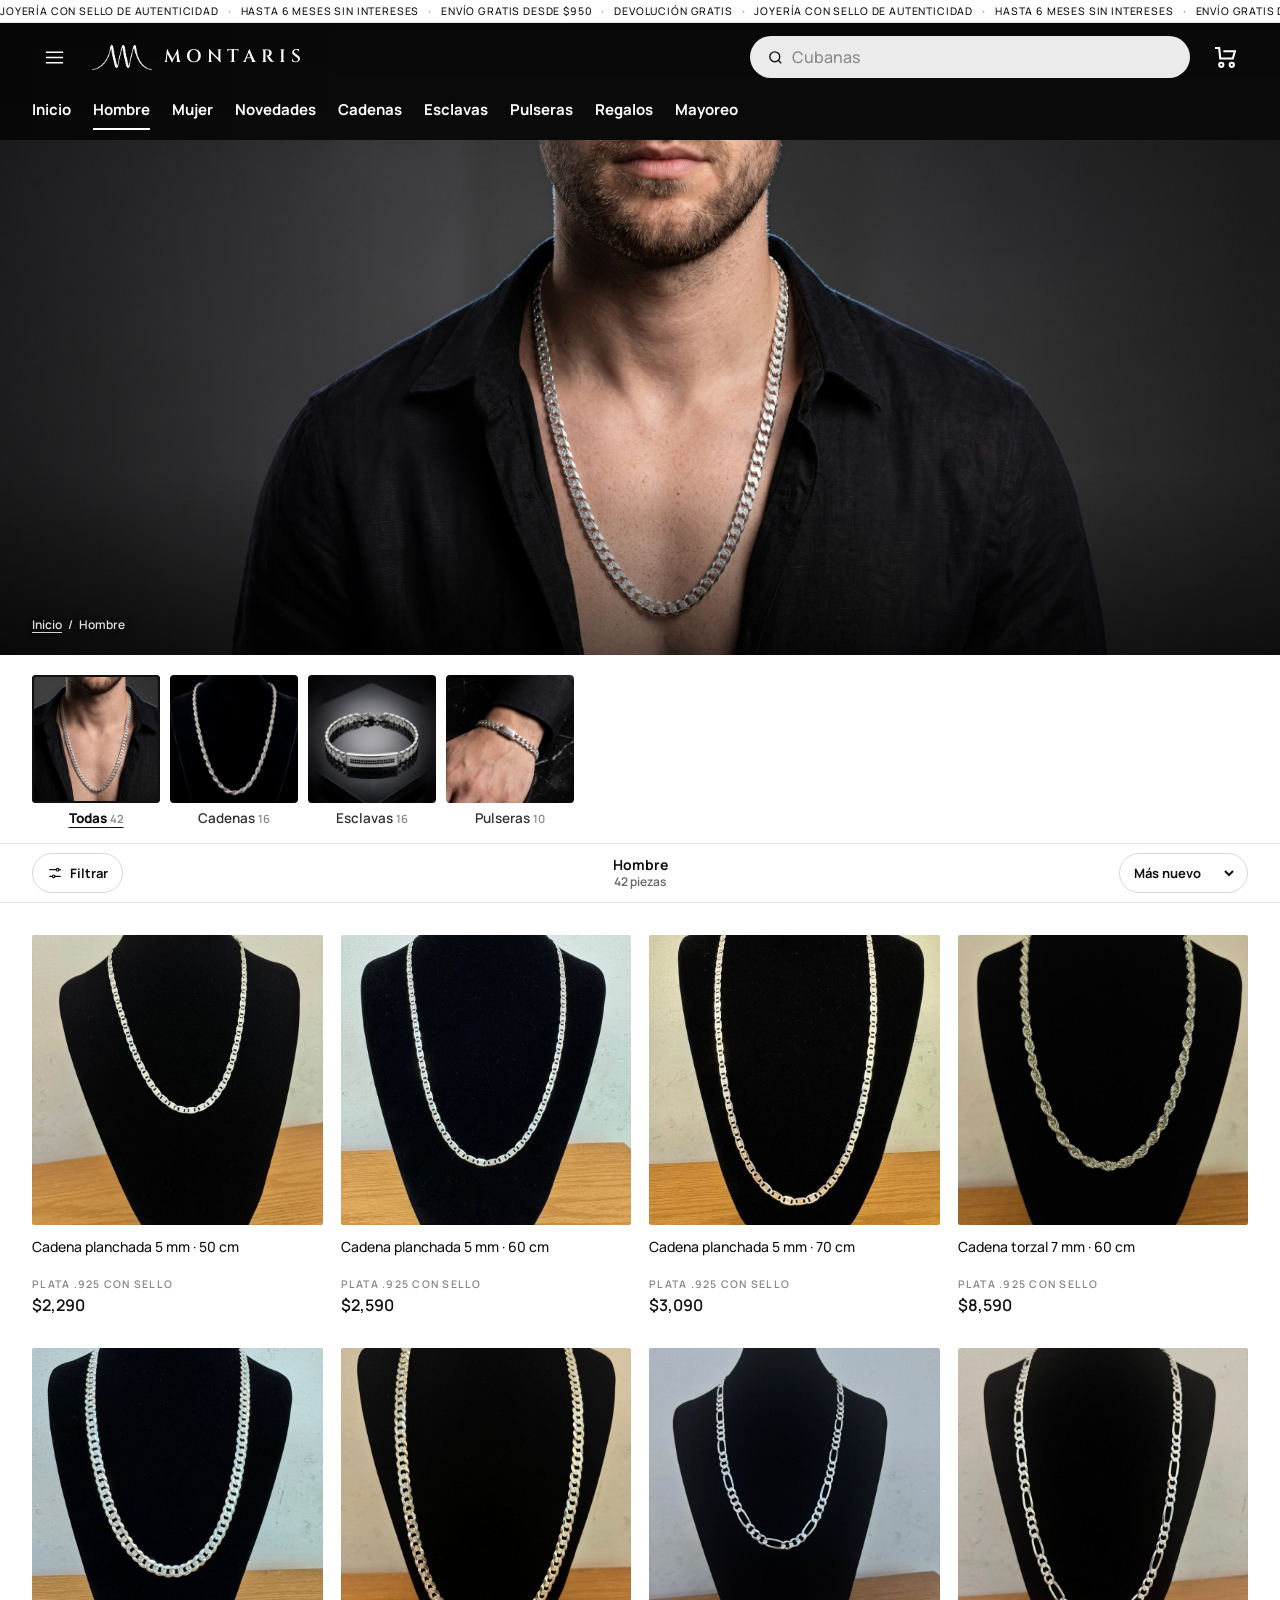
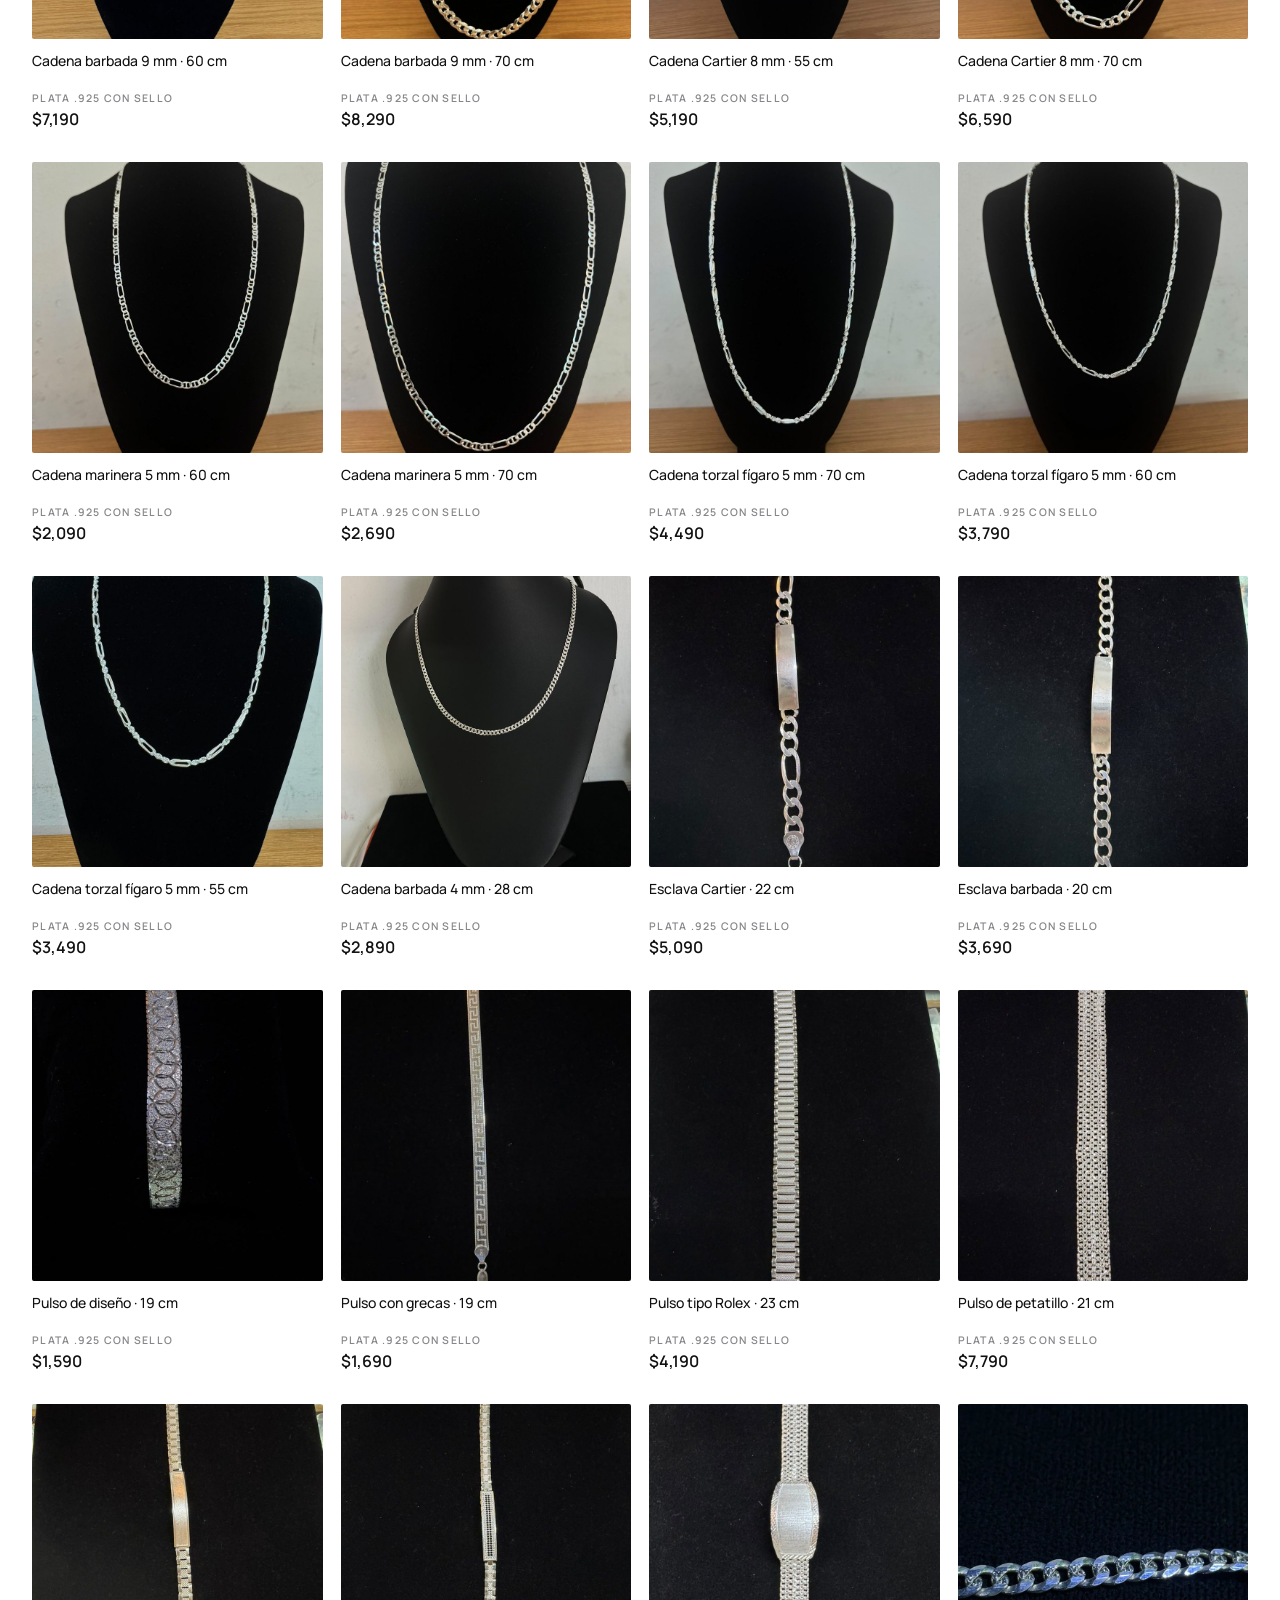
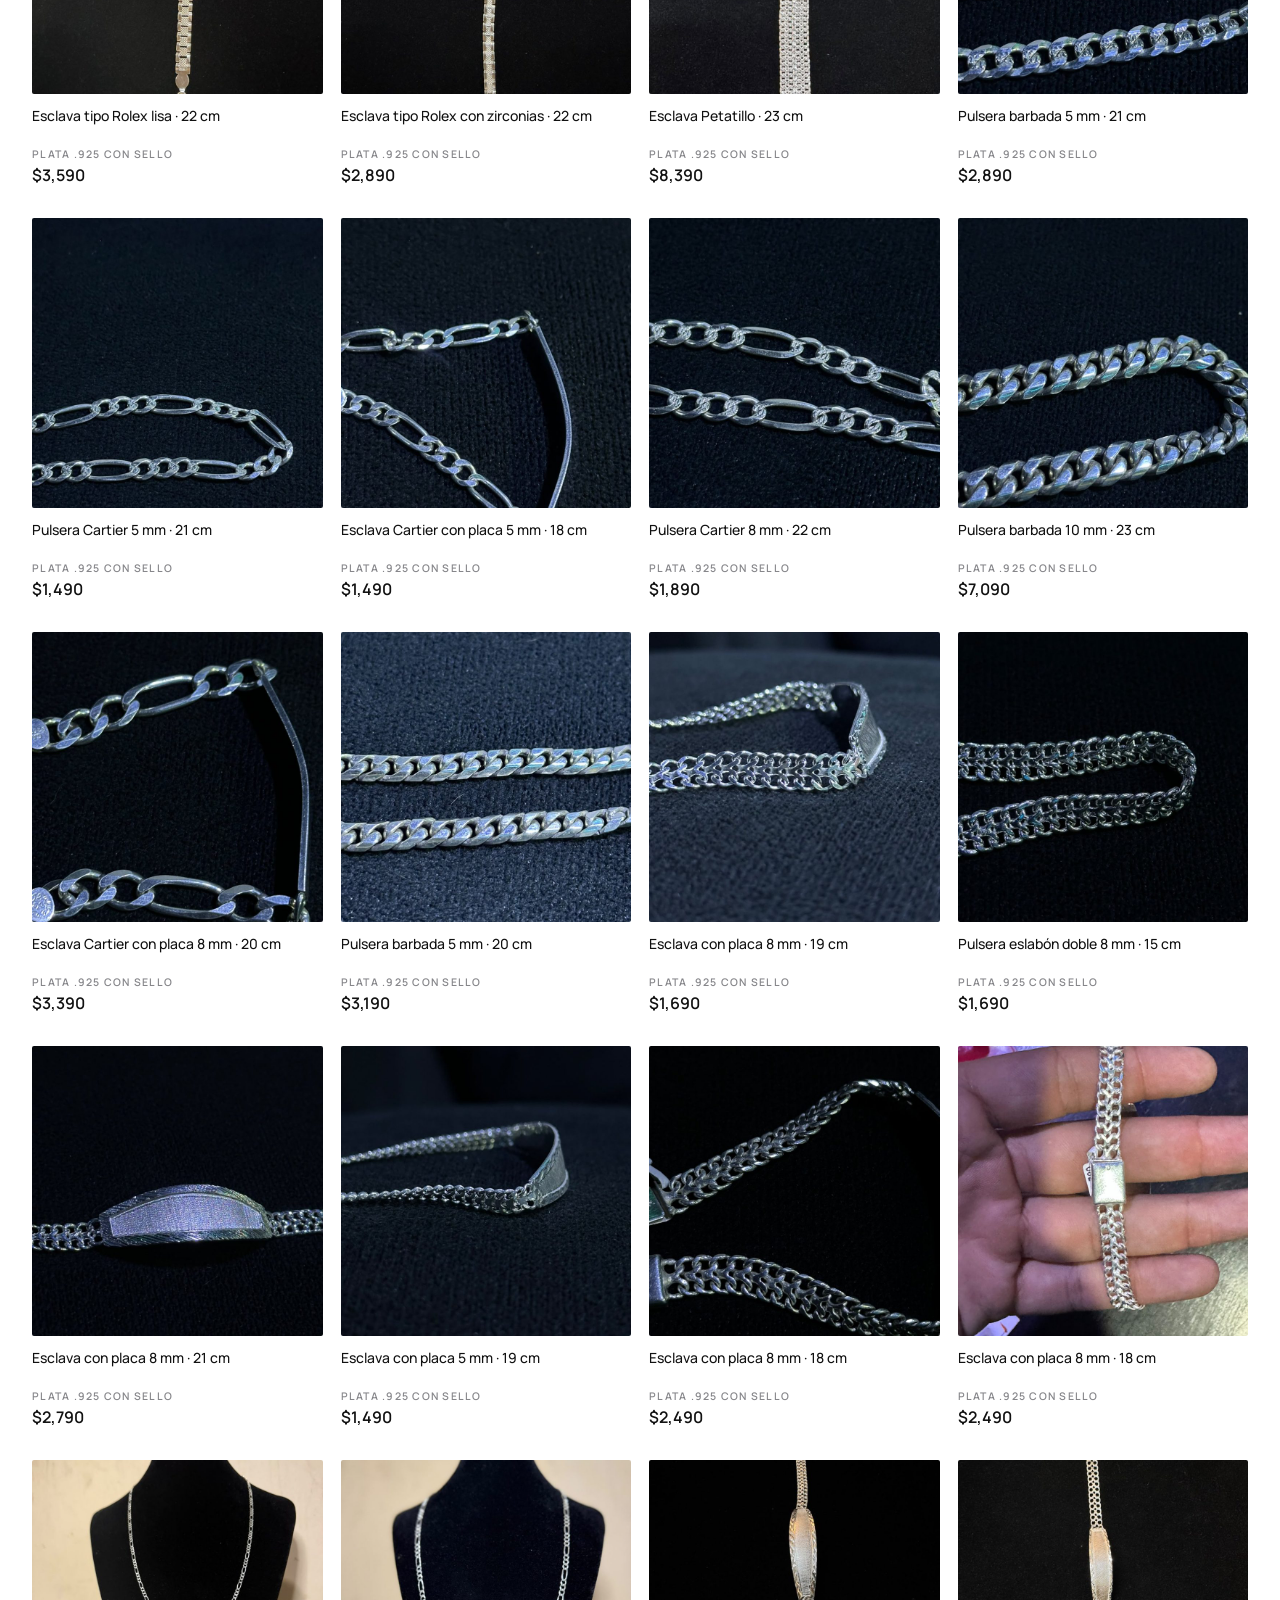
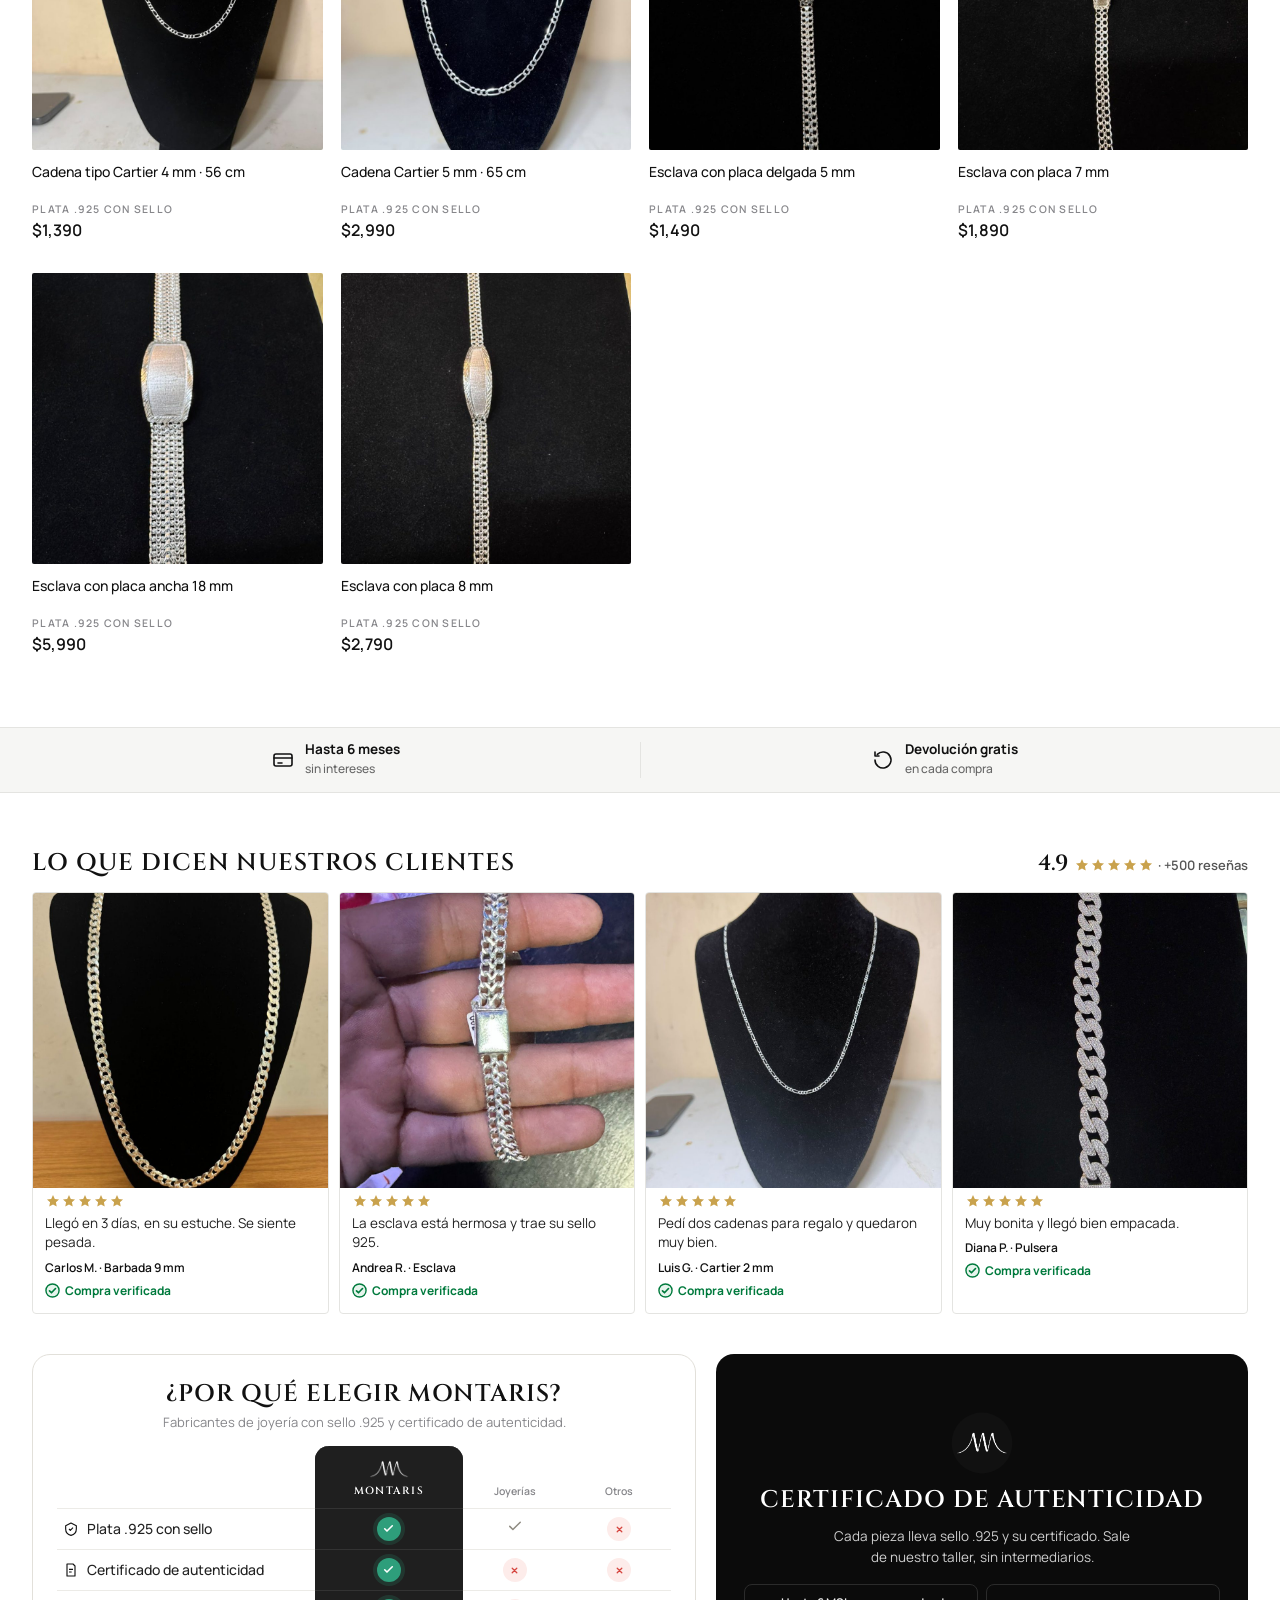
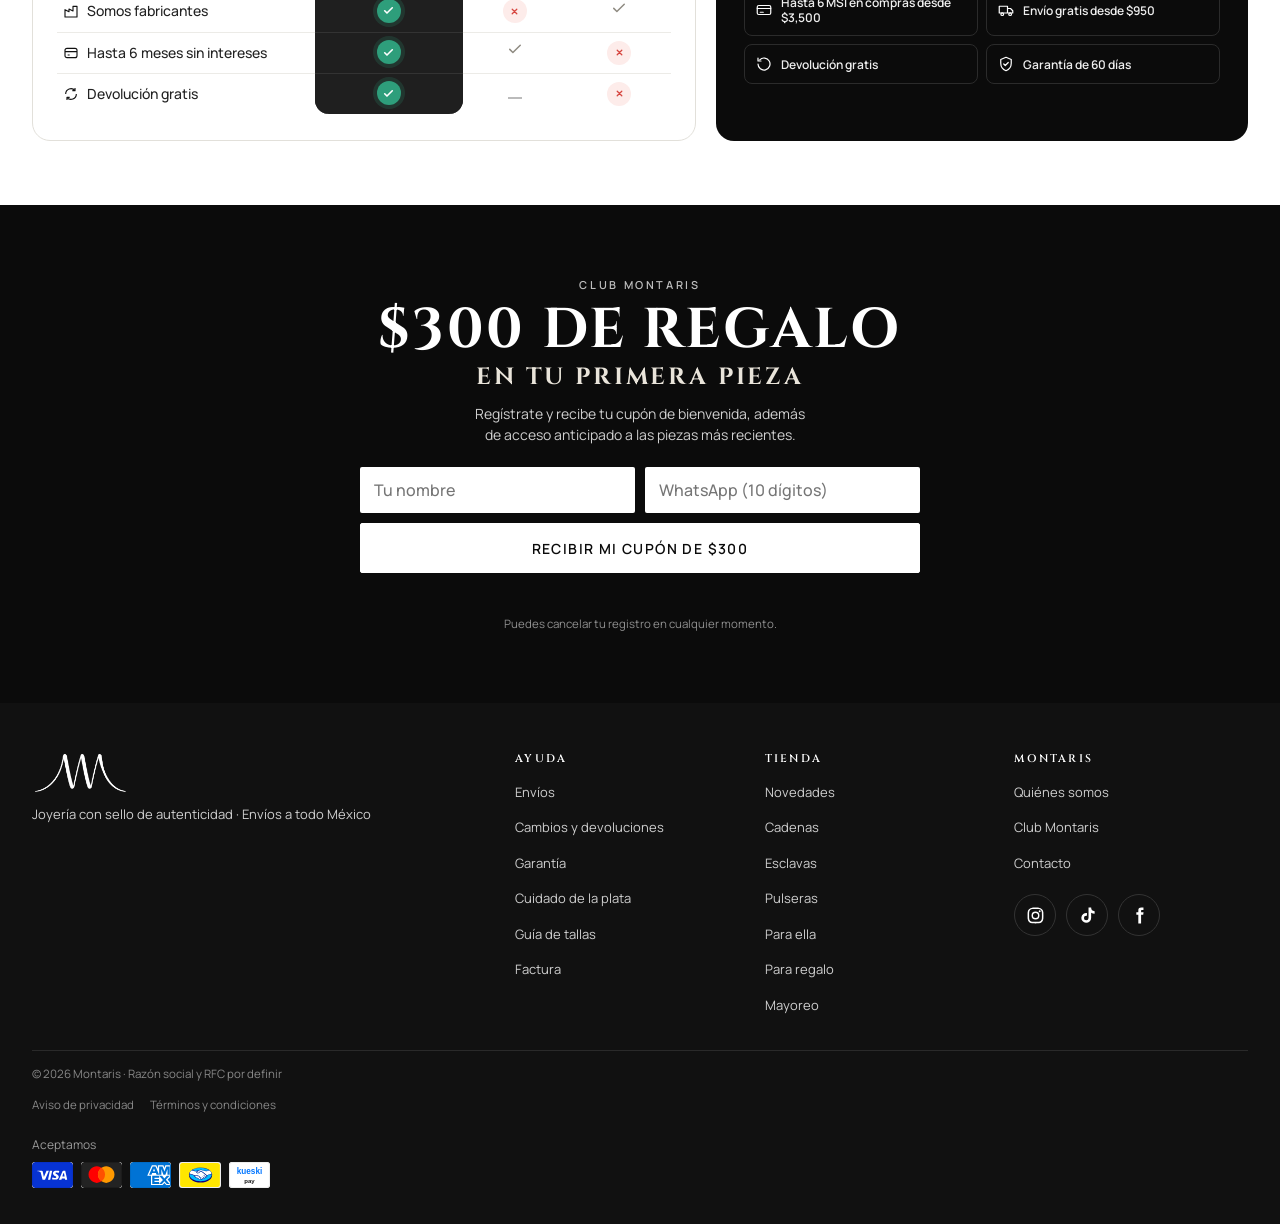
<file: coleccion.html>
<!doctype html>
<html lang="es-MX">
<head>
<meta charset="utf-8">
<meta name="viewport" content="width=device-width, initial-scale=1, maximum-scale=1, user-scalable=no, viewport-fit=cover">
<title>Colección · Montaris</title><link rel="icon" href="img/favicon.png">
<meta name="description" content="Joyería de plata .925 con sello. Cadenas, esclavas y pulseras con fotos reales de cada pieza.">
<link rel="preconnect" href="https://fonts.googleapis.com">
<link rel="stylesheet" href="https://fonts.googleapis.com/css2?family=Archivo:wdth,wght@112,700;125,800&family=Cinzel:wght@600;700&family=Manrope:wght@400;500;600;700;800&display=swap">
<link rel="stylesheet" href="menu.css?v=1792945811">
<style>
html,body{overflow-x:clip}body{touch-action:pan-y}

/* Página de colección: estructura de boxroomshop.com/collections (banner, círculos de subcolección, barra de orden, rejilla 2/4, confianza, club, pie). Header y pie copiados de index.html. */
:root{
  --bg:#ffffff; --bg-2:#f6f6f4; --bg-3:#efefec; --line:#e4e4e1;
  --ink:#111111; --ink-2:#555559; --ink-3:#86868a; --crema:#f5f2ec; --vino:#111;
  --f-logo:"Cinzel",Georgia,serif; --f-serif:"Cinzel",Georgia,serif;
  --f-disp:"Archivo","Arial Narrow",Arial,sans-serif;
  --f-txt:"Manrope",system-ui,-apple-system,sans-serif;
  --ease:cubic-bezier(.23,1,.32,1);
  color-scheme:light;
}
*{box-sizing:border-box}
html{overflow-x:clip}
body{margin:0;background:var(--bg);color:var(--ink);font-family:var(--f-txt);font-size:15px;line-height:1.5;-webkit-font-smoothing:antialiased}
a{color:inherit;text-decoration:none}
img{display:block;max-width:100%}
button,select{font:inherit;color:inherit}
h1,h2,h3{margin:0;text-wrap:balance}
:focus-visible{outline:2px solid var(--ink);outline-offset:3px}
.wrap{max-width:1320px;margin:0 auto;padding-inline:16px}
@media (min-width:900px){.wrap{padding-inline:32px}}

/* barra de anuncios (igual que index) */
.bar{background:#fff;color:#111;overflow:hidden;border-bottom:1px solid #e4e4e1}
.bar ul{display:flex;gap:40px;margin:0;padding:4px 0;list-style:none;white-space:nowrap;width:max-content;font:500 10.5px var(--f-txt);letter-spacing:.08em;text-transform:uppercase;animation:corre 40s linear infinite}
.bar li::after{content:"•";margin-left:40px;color:#9a9a9a}
@keyframes corre{to{transform:translateX(-50%)}}

/* header: transparente sobre el banner, oscuro al bajar (igual que index) */
.hdr{position:fixed;left:0;right:0;top:0;z-index:40;background:transparent;color:#fff}
.hdr.solid{background:#0b0b0b;box-shadow:0 1px 0 rgba(255,255,255,.08),0 8px 24px rgba(0,0,0,.25)}
.hdr{transition:background-color .3s ease,color .3s ease,box-shadow .3s ease}
@media (prefers-reduced-motion:reduce){.hdr{transition:none}}
.row{display:flex;align-items:center;gap:4px;height:58px}
@media (max-width:420px){.row .ib{width:40px}}
.ib{display:grid;place-items:center;width:44px;height:44px;border:0;background:none;cursor:pointer;flex:none;position:relative;color:inherit}
.ib svg{width:23px;height:23px;stroke:currentColor;fill:none;stroke-width:1.7}
.ib .n{position:absolute;top:5px;right:3px;min-width:17px;height:17px;border-radius:9px;background:currentColor;font:800 10px/17px var(--f-txt);text-align:center}
.ib .n i{font-style:normal;color:#111}
.brand{display:flex;align-items:center;gap:10px;flex:none}
.brand img{height:24px;width:auto}
.brand b{display:none;font:600 18px/1 var(--f-logo);letter-spacing:.28em}
.buscar{flex:1 1 0;min-width:0;display:flex;align-items:center;gap:8px;height:42px;padding:0 16px;border-radius:999px;background:rgba(255,255,255,.92);border:1px solid transparent;color:#111}
.buscar svg{width:17px;height:17px;stroke:#111;fill:none;stroke-width:2;flex:none}
.buscar input{flex:1;min-width:0;text-overflow:ellipsis;border:0;background:none;outline:none;font:500 16px var(--f-txt);color:#111}
.buscar input::placeholder{color:#8a8a8a}
.tabs{display:flex;gap:22px;overflow-x:auto;scrollbar-width:none;font:700 15px var(--f-txt);padding-bottom:10px}
.tabs::-webkit-scrollbar{display:none}
.tabs a{flex:none;position:relative;padding:8px 0 10px}
.tabs a::after{content:"";position:absolute;left:0;right:0;bottom:0;height:2px;background:currentColor;transform:scaleX(0);transform-origin:left;transition:transform .25s var(--ease)}
.tabs a.on::after{transform:scaleX(1)}
@media (hover:hover){.tabs a:hover::after{transform:scaleX(1)}}
@media (min-width:900px){.brand b{display:block}.brand img{height:29px}.row{height:68px;gap:14px}.buscar{max-width:440px;margin-left:auto}}

/* banner de la colección (foto real de la pieza) */
.cb{--hh:130px;position:relative;height:calc(var(--hh) + 100vw*1120/780);background:#0b0b0b;color:#fff;overflow:hidden}
/* v13: la foto empieza DEBAJO del encabezado fijo (--hh = alto real del #hdr, lo pone el JS) y su caja tiene la MISMA proporción que la foto
   (cel 780x1120, escritorio 2732x1100): object-fit ya no corta la pieza en ningún ancho ni la tapa el encabezado */
.cb.foto{height:calc(var(--hh) + min(62svh,560px) - 130px);min-height:420px}
.cb img{position:absolute;left:0;right:0;top:var(--hh);width:100%;height:calc(100% - var(--hh));object-fit:cover;object-position:50% 40%}
.cb::after{content:"";position:absolute;inset:0;background:linear-gradient(180deg,rgba(0,0,0,.35) 0%,transparent 18%,transparent 84%,rgba(0,0,0,.5) 100%)}
.cb-in{position:absolute;z-index:2;left:0;right:0;bottom:0;padding-bottom:12px}
.cb .migas{display:flex;gap:6px;font:600 12px var(--f-txt);color:#e4e2dd;margin-bottom:0;text-shadow:0 1px 6px rgba(0,0,0,.6)}
.cb .migas a{text-decoration:underline;text-underline-offset:3px}
@media (min-width:600px) and (max-width:899px){.cb{height:calc(var(--hh) + 100vw*1100/2732)}}
@media (min-width:900px){
 /* v10: cabecera de esquina a esquina. Estándar de imagen: escritorio 2732x1100, celular 780x1120 */
 .cb{height:calc(var(--hh) + min(40.26vw,760px))}
 .cb img{object-position:var(--pos-esc,50% 50%)}
 .cb::after{background:linear-gradient(180deg,rgba(0,0,0,.28) 0%,transparent 22%,transparent 72%,rgba(0,0,0,.55) 100%),linear-gradient(90deg,rgba(0,0,0,.35) 0%,transparent 30%)}
 /* sin banner propio (foto de la pieza, cuadrada): se queda a la derecha para no deformarla */
 .cb.foto{height:calc(var(--hh) + min(70vh,560px) - 130px)}
 .cb.foto img{left:auto;width:56%;object-position:50% 40%}
 .cb.foto::after{background:linear-gradient(90deg,#0b0b0b 0%,#0b0b0b 44%,rgba(11,11,11,.5) 52%,rgba(11,11,11,0) 64%)}
 .cb-in{padding-bottom:22px}
}

/* subcolecciones en cuadros 1:1 con el nombre debajo (como Boxroom) */
.circ{padding:18px 0 8px;border-bottom:1px solid var(--line)}
.circ-in{display:flex;gap:10px;overflow-x:auto;scrollbar-width:none;padding:2px 0 8px;scroll-snap-type:x proximity}
.circ-in::-webkit-scrollbar{display:none}
.ci{flex:0 0 96px;display:grid;gap:7px;text-align:center;scroll-snap-align:start}
.ci span{display:grid;place-items:center;width:96px;aspect-ratio:1/1;border-radius:4px;overflow:hidden;background:#f2f2f2;outline:2px solid transparent;outline-offset:-2px;transition:outline-color .2s}
.ci span img{width:100%;height:100%;object-fit:cover}
.ci span.k{background:#111}
.ci span.k svg{width:24px;height:24px;fill:none;stroke:#fff;stroke-width:1.8;stroke-linecap:round}
.ci b{font:600 12.5px/1.2 var(--f-txt);color:#333}
.ci b small{color:#888;font-weight:600}
.ci[aria-current="true"] span{outline-color:#111}
.ci[aria-current="true"] b{font-weight:800;color:#111;text-decoration:underline;text-underline-offset:4px}
@media (min-width:900px){.ci{flex-basis:128px}.ci span{width:128px}.ci b{font-size:13.5px}}

/* barra de filtros y orden (pegajosa, como la barra móvil de Boxroom) */
.tool{position:sticky;top:var(--hdr-h,0px);z-index:30;background:#fff;border-bottom:1px solid var(--line)}
.tool-in{display:grid;grid-template-columns:1fr auto 1fr;align-items:center;gap:8px;height:58px}
.fbtn,.ord{display:inline-flex;align-items:center;gap:7px;height:40px;padding:0 14px;border:1px solid #d8d8d5;border-radius:999px;background:#fff;font:700 13px var(--f-txt);cursor:pointer;white-space:nowrap}
.fbtn{justify-self:start}
.fbtn svg{width:16px;height:16px;fill:none;stroke:#111;stroke-width:1.8;stroke-linecap:round}
.fbtn em{font-style:normal;display:none;min-width:20px;height:20px;padding:0 6px;border-radius:10px;background:#111;color:#fff;font:800 11px/20px var(--f-txt);text-align:center}
.fbtn em.on{display:inline-block}
.cnt{margin:0;display:flex;flex-direction:column;align-items:center;min-width:0;max-width:44vw;font:600 12px/1.25 var(--f-txt);color:#666;text-align:center;white-space:nowrap}
.cnt b{display:block;max-width:100%;overflow:hidden;text-overflow:ellipsis;font:700 14px/1.25 var(--f-txt);color:#111}
.ord{position:relative;justify-self:end;padding:0 30px 0 14px}
.ord select{appearance:none;-webkit-appearance:none;border:0;background:none;font:700 13px var(--f-txt);cursor:pointer;outline:none;max-width:118px;text-overflow:ellipsis}
.ord svg{position:absolute;right:13px;width:10px;height:10px;fill:none;stroke:#111;stroke-width:2;pointer-events:none}
@media (max-width:380px){.fbtn,.ord{padding-inline:11px}.ord{padding-right:26px}.ord select{max-width:96px}}
.chips{display:flex;gap:8px;overflow-x:auto;scrollbar-width:none;padding:0 0 12px}
.chips::-webkit-scrollbar{display:none}
.chips[hidden]{display:none}
.chip{flex:none;display:inline-flex;align-items:center;gap:6px;height:34px;padding:0 10px 0 13px;border-radius:999px;background:#f1f1ef;border:1px solid #e2e2df;font:700 12.5px var(--f-txt);cursor:pointer}
.chip svg{width:11px;height:11px;fill:none;stroke:#111;stroke-width:2.2;stroke-linecap:round}
.chip.lim{background:none;border-color:transparent;text-decoration:underline;text-underline-offset:3px;padding-inline:6px}

/* panel de filtros (hoja lateral) */
.fs{position:fixed;inset:0;z-index:70;visibility:hidden;transition:visibility 0s .35s}
.fs.on{visibility:visible;transition:none}
.fs-bg{position:absolute;inset:0;background:rgba(0,0,0,.45);opacity:0;transition:opacity .3s}
.fs.on .fs-bg{opacity:1}
.fs-p{position:absolute;top:0;right:0;bottom:0;width:min(420px,100%);background:#fff;display:flex;flex-direction:column;transform:translateX(100%);transition:transform .35s var(--ease)}
.fs.on .fs-p{transform:none}
.fs-h{display:flex;align-items:center;justify-content:space-between;gap:10px;height:60px;padding:0 8px 0 18px;border-bottom:1px solid var(--line);flex:none}
.fs-h h2{font:600 16px var(--f-serif);letter-spacing:.1em;text-transform:uppercase}
.fs-x{display:grid;place-items:center;width:44px;height:44px;border:0;background:none;cursor:pointer}
.fs-x svg{width:20px;height:20px;fill:none;stroke:#111;stroke-width:2;stroke-linecap:round}
.fs-b{flex:1;overflow-y:auto;overscroll-behavior:contain;padding:0 18px}
.fg{border-bottom:1px solid var(--line)}
.fg summary{list-style:none;display:flex;align-items:center;justify-content:space-between;min-height:54px;font:800 13px var(--f-txt);letter-spacing:.08em;text-transform:uppercase;cursor:pointer}
.fg summary::-webkit-details-marker{display:none}
.fg summary i{font-style:normal;font-weight:600;letter-spacing:0;text-transform:none;color:#777;margin-left:6px}
.fg summary svg{width:12px;height:12px;fill:none;stroke:#111;stroke-width:2;transition:transform .2s}
.fg[open] summary svg{transform:rotate(180deg)}
.ops{display:flex;flex-wrap:wrap;gap:8px;padding:0 0 18px}
.op{display:inline-flex;align-items:center;gap:6px;min-height:40px;padding:0 14px;border:1px solid #d8d8d5;border-radius:999px;background:#fff;font:600 13px var(--f-txt);cursor:pointer;transition:background .15s,color .15s,border-color .15s}
.op small{font:600 11.5px var(--f-txt);color:#888}
.op[aria-pressed="true"]{background:#111;color:#fff;border-color:#111}
.op[aria-pressed="true"] small{color:#bbb}
.op:disabled{opacity:.38;cursor:default}
.nota{margin:0 0 18px;font:500 13px/1.45 var(--f-txt);color:#777}
.fs-f{display:grid;grid-template-columns:auto 1fr;gap:10px;padding:12px 18px calc(12px + env(safe-area-inset-bottom,0px));border-top:1px solid var(--line);flex:none}
.fs-f button{height:50px;border-radius:999px;font:700 13px var(--f-txt);letter-spacing:.06em;text-transform:uppercase;cursor:pointer}
.fs-lim{padding:0 18px;border:1px solid #d8d8d5;background:#fff}
.fs-ver{border:0;background:#111;color:#fff}
html.fs-lock,html.fs-lock body{overflow:hidden}

/* rejilla de tarjetas 1:1 (como index) */
.lista{padding:22px 0 44px}
.grid{display:grid;grid-template-columns:repeat(2,minmax(0,1fr));gap:22px 10px}
@media (min-width:900px){.grid{grid-template-columns:repeat(4,minmax(0,1fr));gap:32px 18px}.lista{padding:32px 0 72px}}
/* T: tarjeta idéntica a la de index (foto 1:1 + "+" blanco encima) */
.p{display:grid;gap:3px;align-content:start;min-width:0;cursor:pointer}
.p .ph{position:relative;aspect-ratio:1/1;overflow:hidden;background:#F2F2F2;border-radius:2px;margin-bottom:10px;transition:box-shadow .4s var(--ease)}
.p .ph a.pl{display:block;width:100%;height:100%;color:inherit}
.p .ph img{width:100%;height:100%;object-fit:cover;transition:transform .6s var(--ease)}
.p .plus{position:absolute;z-index:2;right:8px;bottom:8px;width:36px;height:36px;padding:0;border-radius:50%;background:#fff;color:#111;border:1px solid #111;box-shadow:0 2px 8px rgba(0,0,0,.12);display:grid;place-items:center;cursor:pointer;font:400 22px/1 var(--f-txt);transition:opacity .25s var(--ease),transform .25s var(--ease)}
.p .plus.ok{background:#111;color:#fff;border-color:#111}
@media (hover:hover) and (pointer:fine) and (min-width:900px){.p .plus{opacity:0;transform:translateY(6px)}.p:hover .plus{opacity:1;transform:none}.p:hover .ph{box-shadow:0 14px 34px rgba(0,0,0,.10)}.p:hover .ph img{transform:scale(1.03);transition-duration:.7s}}
.p h3{font:500 14px/1.3 var(--f-txt);color:#111;display:-webkit-box;-webkit-line-clamp:2;-webkit-box-orient:vertical;overflow:hidden;min-height:calc(2 * 1.3em)}
.p h3 a{color:inherit}
.p .ley{font:600 10.5px var(--f-txt);letter-spacing:.12em;text-transform:uppercase;color:#86868a}
.p .pr{font:600 16px var(--f-txt)}
.p .pr.pc{font:600 13px var(--f-txt);color:#555}
.vacio{grid-column:1/-1;text-align:center;padding:36px 8px;display:grid;gap:14px;justify-items:center}
.vacio h2{font:600 20px var(--f-serif);letter-spacing:.05em}
.vacio p{margin:0;color:#666}
.vacio nav{display:flex;flex-wrap:wrap;justify-content:center;gap:8px}
.vacio button{height:44px;padding:0 20px;border:0;border-radius:999px;background:#111;color:#fff;font:700 13px var(--f-txt);cursor:pointer}
.vacio nav a{height:40px;display:inline-flex;align-items:center;padding:0 16px;border:1px solid #d8d8d5;border-radius:999px;font:700 13px var(--f-txt)}

/* franja de confianza: 2 lados que rotan (izq. se desliza a la izquierda, der. hacia arriba) */
.conf{background:var(--bg-2);border-top:1px solid var(--line);border-bottom:1px solid var(--line)}
.cf-in{display:flex;align-items:stretch;height:64px}
.cf-l{flex:1;min-width:0;position:relative;overflow:hidden}
.cf-sep{width:1px;flex:0 0 1px;background:var(--line);margin:14px 0}
.cf-s{position:absolute;inset:0;display:flex;align-items:center;justify-content:center;gap:10px;padding:0 8px;opacity:0;transform:translateX(100%);transition:transform .6s ease,opacity .6s ease}
.cf-l[data-dir=y] .cf-s{transform:translateY(100%)}
.cf-l .cf-s.on{opacity:1;transform:none}
.cf-l[data-dir=x] .cf-s.fuera{opacity:0;transform:translateX(-100%)}
.cf-l[data-dir=y] .cf-s.fuera{opacity:0;transform:translateY(-100%)}
.cf-s.sin{transition:none}
.conf svg{width:24px;height:24px;flex:none;fill:none;stroke:#111;stroke-width:1.6;stroke-linecap:round;stroke-linejoin:round}
.conf b{display:block;font:700 13.5px/1.25 var(--f-txt);white-space:nowrap}
.conf span{font:500 12px/1.3 var(--f-txt);color:#666;white-space:nowrap}
@media (prefers-reduced-motion:reduce){.cf-s{transition:none}}

/* club (igual que index) */
.club{background:var(--crema);padding-block:40px}
@media (min-width:900px){.club{padding-block:72px}}
.club-in{display:grid;gap:18px}
.club h2{font:600 clamp(24px,6vw,40px)/1.05 var(--f-serif);letter-spacing:.06em;text-transform:uppercase}
.club h2 span{display:block;color:#111}
.club p{margin:0;font-size:15px;color:#4a443c}
.reg{display:grid;gap:10px}
.reg input,.reg select{height:50px;padding:0 14px;border:1px solid #d6d2ca;border-radius:4px;background:#fff;color:#111;font:500 16px var(--f-txt)}
.reg .chk{display:flex;gap:10px;align-items:flex-start;font-size:12.5px;color:#4a443c}
.reg .chk input{width:20px;height:20px;margin:0;accent-color:#111}
.reg button{height:52px;border:0;border-radius:999px;background:#111;color:#fff;font:700 13px var(--f-txt);letter-spacing:.14em;text-transform:uppercase;cursor:pointer}
.reg-ok{margin:0;font:700 13px var(--f-txt);color:#111;min-height:1.3em}
@media (min-width:900px){.club-in{grid-template-columns:1fr 1fr}.reg{grid-template-columns:1fr 1fr}.reg .full{grid-column:1/-1}}

/* pie (igual que index) */
footer{background:#111;color:#cfcfcf;padding-block:48px calc(36px + env(safe-area-inset-bottom,0px));font-size:13px}
.ft{display:grid;grid-template-columns:1fr 1fr;gap:26px}
.ft>div:first-child{grid-column:1/-1}
.ft h4{margin:0 0 10px;font:600 11px var(--f-serif);letter-spacing:.2em;text-transform:uppercase;color:#fff}
.ft ul{list-style:none;margin:0;padding:0;display:grid;gap:4px}
.ft ul a{display:inline-block;padding-block:8px}
.pagos{display:flex;flex-wrap:wrap;gap:8px;margin-top:22px}
.pagos img{height:26px;width:auto;border-radius:3px;background:#fff}
.redes{display:flex;gap:10px;margin-top:18px}
.redes a{display:grid;place-items:center;width:42px;height:42px;border:1px solid #333;border-radius:50%}
.redes svg{width:19px;height:19px;fill:#fff}
.legal{border-top:1px solid #2a2a2a;margin-top:24px;padding-top:16px;font-size:11.5px;color:#888;display:grid;gap:8px}
.legal nav{display:flex;flex-wrap:wrap;gap:6px 16px}
.legal nav a{display:inline-block;padding:8px 0}
@media (min-width:900px){.ft{grid-template-columns:2fr 1fr 1fr 1fr}.ft>div:first-child{grid-column:auto}}

.toast{position:fixed;left:50%;bottom:calc(24px + env(safe-area-inset-bottom,0px));z-index:50;transform:translate(-50%,16px);opacity:0;background:#111;color:#fff;padding:12px 16px;border-radius:4px;font:600 13px var(--f-txt);transition:opacity .25s,transform .25s var(--ease);pointer-events:none;white-space:nowrap}
.toast.on{opacity:1;transform:translate(-50%,0)}
@media (prefers-reduced-motion:reduce){.bar ul{animation:none}*{transition:none!important}}
.tabs button{background:none;border:0;color:inherit;font:inherit;cursor:pointer;padding:0}

/* pie (M): marca centrada en celular, columnas al ras, logos de pago */
.ft{align-items:start}
.ft .ft-m{grid-column:1/-1;text-align:center;display:grid;justify-items:center;gap:12px}
.ft .ft-m p{margin:0;max-width:34ch}
.ft h4{margin-top:0}
.pagos{justify-content:center;align-items:center}
.pagos img{height:26px;width:auto}
@media (min-width:900px){.ft .ft-m{grid-column:auto;text-align:left;justify-items:start}.pagos{justify-content:flex-start}}

/* club $300 por WhatsApp (M) */
.cw{background:#0b0b0b;color:#fff;padding-block:44px}
.cw-c{max-width:560px;margin:0 auto;text-align:center}
.cw-k{margin:0 0 10px;font:600 11px var(--f-txt);letter-spacing:.24em;text-transform:uppercase;color:#bdbdbd}
.cw h2{margin:0;font:700 clamp(34px,10vw,56px)/1 var(--f-serif);letter-spacing:.04em;text-transform:uppercase;color:#fff}
.cw h2 span{display:block;margin-top:8px;font-size:.42em;letter-spacing:.12em;color:#e9e4da}
.cw-p{margin:14px auto 22px;max-width:38ch;font:400 14px/1.5 var(--f-txt);color:#cfcfcf}
.cw form{display:grid;gap:10px;text-align:left}
.cw input{width:100%;height:46px;padding:0 14px;border:0;border-radius:2px;background:#fff;color:#111;font:500 16px var(--f-txt)}
.cw button{height:50px;border:1px solid #fff;border-radius:2px;background:#fff;color:#0b0b0b;font:600 14px var(--f-txt);letter-spacing:.1em;text-transform:uppercase;cursor:pointer;transition:background .25s}
.cw button:hover,.cw button:focus-visible{background:#e9e4da;border-color:#e9e4da}
.cw-ok{margin:4px 0 0;min-height:1.3em;text-align:center;font:600 14px var(--f-txt);color:#fff}
.cw-ok.bien{color:#5be08a}
.cw-s{margin:10px 0 0;font:400 11.5px var(--f-txt);color:#8f8f8f}
@media (min-width:900px){.cw{padding-block:72px}.cw form{grid-template-columns:1fr 1fr}.cw form button,.cw-ok{grid-column:1/-1}}

/* buscador: palabra que rota (M) */
.buscar{position:relative}
.buscar .ph{position:absolute;left:41px;right:16px;top:0;bottom:0;overflow:hidden;pointer-events:none;color:#8a8a8a;font:500 16px var(--f-txt)}
.buscar .ph i{position:absolute;left:0;right:0;top:50%;font-style:normal;white-space:nowrap;overflow:hidden;text-overflow:ellipsis;line-height:22px;margin-top:-11px;transform:translateY(0);opacity:1;transition:transform .45s ease,opacity .45s ease}
.buscar .ph i.sube{transform:translateY(-130%);opacity:0}
.buscar .ph i.abajo{transform:translateY(130%);opacity:0;transition:none}
.buscar.lleno .ph{display:none}
@media (prefers-reduced-motion:reduce){.buscar .ph i{transition:none}}


/* Q: barra de anuncios pegada (punto en medio, ~18px) */
.bar ul{gap:0;animation-duration:34s}
.bar li{display:flex;align-items:center}
.bar li::after{content:"\00B7";margin:0 9px;color:#9a9a9a;font-weight:800}
/* Q: pie (igual en todas las páginas) */
.pie .pie-g{display:grid;grid-template-columns:1fr 1fr;gap:28px 16px;align-items:start}
.pie .pie-top{grid-column:1/-1;display:grid;gap:10px;justify-items:center;text-align:center}
.pie .pie-top img{height:44px;width:auto}
.pie .pie-top p{margin:0;font-size:13px;color:#cfcfcf}
.pie h4{margin:0 0 10px;font:600 11px var(--f-serif);letter-spacing:.2em;text-transform:uppercase;color:#fff}
.pie ul{list-style:none;margin:0;padding:0;display:grid;gap:2px}
.pie ul a{display:inline-block;padding-block:7px}
.pie .pie-m{grid-column:1/-1;display:grid;grid-template-columns:1fr 1fr;column-gap:16px;align-items:start}
.pie .pie-m h4{grid-column:1/-1}
.pie .redes{display:flex;gap:10px;margin:0}
.pie .redes a{display:grid;place-items:center;width:42px;height:42px;border:1px solid #333;border-radius:50%}
.pie .redes svg{width:19px;height:19px;fill:#fff}
.pie .legal{border-top:1px solid #2a2a2a;margin-top:28px;padding-top:14px;font-size:11.5px;color:#888;display:grid;gap:6px}
.pie .pagos{display:flex;flex-wrap:wrap;justify-content:flex-start;align-items:center;gap:8px;margin-top:14px}
.pie .pagos span{flex:0 0 100%;font-size:12px;color:#9a9a9a}
.pie .pagos img{height:26px;width:auto;border-radius:3px;background:#fff}
@media (min-width:900px){.pie .pie-g{grid-template-columns:2fr 1fr 1fr 1fr}.pie .pie-top{grid-column:auto;justify-items:start;text-align:left}.pie .pie-m{grid-column:auto;display:block}.pie .redes{margin-top:14px}}
/* ===== confianza debajo de la rejilla (v7, 23 oct 2026; mismo estilo que el inicio) ===== */
.cx{padding-block:34px 40px;display:grid;grid-template-columns:minmax(0,1fr);gap:30px}
.cx>*,.cx-dos>*{min-width:0}
.cx h2{margin:0;font:600 20px/1.15 var(--f-serif);letter-spacing:.04em;text-transform:uppercase}
.cx-rt{display:flex;align-items:baseline;justify-content:space-between;gap:10px;margin-bottom:14px}
.cx-sc{font:600 22px var(--f-serif);white-space:nowrap}
.cx-sc .rcnt,.score .rcnt{font:600 13px var(--f-txt);color:#555}
.rcnt i{font-style:normal}
@media (max-width:599px){.cx-sc,.score{text-align:right}.rcnt{display:block;margin-top:2px}.rcnt i{display:none}}
.cx .stars{color:#c9a24d;letter-spacing:2px;font-size:13px}
.cx-rs{display:grid;grid-auto-flow:column;grid-auto-columns:min(64vw,240px);gap:10px;overflow-x:auto;scroll-snap-type:x mandatory;scrollbar-width:none}
.cx-rs::-webkit-scrollbar{display:none}
.cx-r{scroll-snap-align:start;border:1px solid var(--line);border-radius:4px;overflow:hidden;background:#fff;display:grid;gap:6px;padding-bottom:14px;align-content:start}
.cx-r .f{aspect-ratio:1;background:var(--bg-2)}
.cx-r .f img{width:100%;height:100%;object-fit:cover}
.cx-r>*:not(.f){margin-inline:12px}
.cx-r p{margin:0;font-size:13.5px;line-height:1.45;color:#222}
.cx-r .who{font:600 12px var(--f-txt);color:#111}
.cx-r .ver{display:inline-flex;align-items:center;gap:5px;font:700 12px var(--f-txt);color:#007a3d}
.ver svg{width:15px;height:15px;flex:none}
.cx-dos{display:grid;grid-template-columns:minmax(0,1fr);gap:14px}
.cmp-card{border:1.5px solid #e2e0da;border-radius:18px;padding:20px 10px 16px;text-align:center;background:#fff}
.cmp-sello{display:block;width:42px;height:42px;margin:0 auto 6px}
.cmp-sub{margin:4px 0 14px;color:var(--ink-3);font-size:13px}
.cmp-t{width:100%;border-collapse:collapse;table-layout:fixed;text-align:left}
.cmp-t td{padding:0}
.cmp-t td.fe{width:42%;border-top:1px solid #ecebe7}
.cmp-t tr:first-child td{border-top:0}
.cmp-t td.fe span{display:flex;align-items:center;gap:8px;padding:11px 6px;font:500 12.5px/1.3 var(--f-txt);color:#222}
.cmp-t td.fe svg{width:16px;height:16px;flex:none;fill:none;stroke:#111;stroke-width:1.7;stroke-linejoin:round}
.cmp-t td.hc{width:24%;background:#1f1f1f;text-align:center;vertical-align:middle;border-top:1px solid #333;box-shadow:inset 1px 0 0 #1f1f1f,inset -1px 0 0 #1f1f1f}
.cmp-t td.hc.hd{border-radius:14px 14px 0 0;border-top:0;padding:14px 4px 10px;color:#fff;font:600 10.5px var(--f-serif);letter-spacing:.12em}
.cmp-t td.hc.hd img{height:18px;width:auto;margin:0 auto 6px}
.cmp-t td.hc.last{border-radius:0 0 14px 14px}
.cmp-t td.c{text-align:center;vertical-align:middle;border-top:1px solid #ecebe7}
.cmp-t td.c.h{font:600 10.5px/1.25 var(--f-txt);color:var(--ink-3);padding:10px 2px;vertical-align:bottom;border-top:0}
.cmp-t .yh{display:inline-grid;place-items:center;width:24px;height:24px;border-radius:50%;background:#2e9e7b;box-shadow:0 0 0 4px rgba(46,158,123,.18)}
.cmp-t .yh svg{width:13px;height:13px;fill:none;stroke:#fff;stroke-width:3;stroke-linecap:round;stroke-linejoin:round}
.cmp-t .ok svg{width:18px;height:18px;fill:none;stroke:#8f8b82;stroke-width:2;stroke-linecap:round;stroke-linejoin:round}
.cmp-t .no{display:inline-grid;place-items:center;width:24px;height:24px;border-radius:50%;background:#fdecea}
.cmp-t .no svg{width:11px;height:11px;fill:none;stroke:#d6453f;stroke-width:2.8;stroke-linecap:round}
.cmp-t .half{display:inline-block;width:14px;height:2px;background:#bbb}
.cx-cert{display:grid;gap:12px;align-content:center;padding:22px 18px;border-radius:18px;background:#0b0b0b;color:#fff;text-align:center}
.cx-cert .cmp-sello{width:64px;height:64px;margin:0 auto}
.cx-cert h2{color:#fff}
.cx-cert p{margin:0 auto;max-width:38ch;font:400 13.5px/1.55 var(--f-txt);color:#cfcfcf}
.cx-cert ul{list-style:none;margin:4px 0 0;padding:0;display:grid;grid-template-columns:1fr 1fr;gap:8px;text-align:left}
.cx-cert li{display:flex;align-items:center;gap:8px;padding:10px;border:1px solid #2b2b2b;border-radius:8px;font:600 12px/1.25 var(--f-txt);color:#eee}
.cx-cert li svg{width:18px;height:18px;flex:none;fill:none;stroke:#fff;stroke-width:1.6;stroke-linecap:round;stroke-linejoin:round}
@media (min-width:900px){
 .cx{padding-block:56px 64px;gap:40px}
 .cx h2{font-size:24px}
 .cx-rs{grid-auto-columns:minmax(0,1fr)}
 .cx-dos{grid-template-columns:minmax(0,1.25fr) minmax(0,1fr);gap:20px;align-items:stretch}
 .cmp-card{padding:26px 24px}
 .cmp-t td.fe span{font-size:14px}
 .cx-cert{padding:30px 28px}
}
/* estrellas: siempre 5 rellenas y doradas (mismo dorado del sitio) */
.stars{--s:14px;display:inline-block;vertical-align:middle;width:calc(var(--s) * 5 + 8px);height:var(--s);font-size:0!important;color:transparent!important;letter-spacing:0!important;background:url("data:image/svg+xml,%3Csvg xmlns='http://www.w3.org/2000/svg' viewBox='0 0 24 24'%3E%3Cpath fill='%23c9a24d' d='M12 1.8l3.1 6.6 7.2.9-5.3 5 1.4 7.1L12 17.9l-6.4 3.5L7 14.3 1.7 9.3l7.2-.9z'/%3E%3C/svg%3E") 0 50%/calc(var(--s) + 2px) var(--s) repeat-x}
</style>
</head>
<body>

<header class="hdr" id="hdr">
<div class="bar" aria-label="Avisos"><ul>
  <li>Joyería con sello de autenticidad</li><li>Hasta 6 meses sin intereses</li><li>Envío gratis desde $950</li><li>Devolución gratis</li>
  <li aria-hidden="true">Joyería con sello de autenticidad</li><li aria-hidden="true">Hasta 6 meses sin intereses</li><li aria-hidden="true">Envío gratis desde $950</li><li aria-hidden="true">Devolución gratis</li>
  <li aria-hidden="true">Joyería con sello de autenticidad</li><li aria-hidden="true">Hasta 6 meses sin intereses</li><li aria-hidden="true">Envío gratis desde $950</li><li aria-hidden="true">Devolución gratis</li>
  <li aria-hidden="true">Joyería con sello de autenticidad</li><li aria-hidden="true">Hasta 6 meses sin intereses</li><li aria-hidden="true">Envío gratis desde $950</li><li aria-hidden="true">Devolución gratis</li>
</ul></div>
  <div class="wrap">
    <div class="row">
      <button class="ib" type="button" id="btn-menu" aria-label="Abrir menú" aria-expanded="false"><svg viewBox="0 0 24 24"><path d="M3 6.5h18M3 12h18M3 17.5h18"/></svg></button>
      <a class="brand" href="index.html" aria-label="Montaris, inicio"><img src="img/logo-mm-blanco.png" alt="" width="53" height="24"><b>MONTARIS</b></a>
      <form class="buscar" role="search" id="buscar" action="coleccion.html"><svg viewBox="0 0 24 24"><circle cx="11" cy="11" r="7"/><path d="m20 20-4-4"/></svg><input id="q" name="q" type="search" placeholder="Cartier" aria-label="Buscar piezas"></form>
      <button class="ib" type="button" id="btn-bolsa" aria-label="Carrito"><svg viewBox="0 0 21 20" style="width:22px;height:21px"><path d="M0 1H4L5 11H17L19 4H8" fill="none" stroke="currentColor" stroke-width="2"/><circle cx="6" cy="17" r="2" fill="none" stroke="currentColor" stroke-width="2"/><circle cx="16" cy="17" r="2" fill="none" stroke="currentColor" stroke-width="2"/></svg><span class="n"><i id="n">0</i></span></button>
    </div>
    <nav class="tabs" aria-label="Categorías" id="tabs"><a href="index.html">Inicio</a><a href="coleccion.html?c=hombre" data-c="hombre">Hombre</a><a href="coleccion.html?c=mujer" data-c="mujer">Mujer</a><a href="coleccion.html?c=novedades" data-c="novedades">Novedades</a><a href="coleccion.html?c=cadenas" data-c="cadenas">Cadenas</a><a href="coleccion.html?c=esclavas" data-c="esclavas">Esclavas</a><a href="coleccion.html?c=pulseras" data-c="pulseras">Pulseras</a><a href="coleccion.html?c=regalos" data-c="regalos">Regalos</a><a href="index.html#mayoreo">Mayoreo</a></nav>
  </div>
</header>
<div id="menu-root"></div>

<main>
  <section class="cb" aria-label="Banner de la colección">
    <picture><source id="c-src" media="(min-width:600px)"><img id="c-img" src="img/prod/48_L-07_cadena-cartier-70cm/1.jpg" alt=""></picture>
    <div class="cb-in wrap">
      <nav class="migas" aria-label="Ruta"><a href="index.html">Inicio</a><span aria-hidden="true">/</span><span id="c-miga">Colección</span></nav>
    </div>
  </section>

  <section class="circ" aria-label="Subcolecciones"><div class="wrap"><div class="circ-in" id="circ"></div></div></section>

  <div class="tool" id="tool"><div class="wrap">
    <div class="tool-in">
      <button class="fbtn" type="button" id="fbtn" aria-haspopup="dialog" aria-controls="fs" aria-expanded="false"><svg viewBox="0 0 24 24"><path d="M4 7h10M18 7h2M4 17h4M12 17h8"/><circle cx="16" cy="7" r="2"/><circle cx="10" cy="17" r="2"/></svg>Filtrar<em id="fn">0</em></button>
      <h1 class="cnt"><b id="c-t">Colección</b><span id="cnt" role="status" aria-live="polite">0 piezas</span></h1>
      <div class="ord"><select id="ord" aria-label="Ordenar"><option value="nuevo">Más nuevo</option><option value="larga">Más larga</option><option value="mayor">Mayor precio</option><option value="menor">Menor precio</option><option value="az">Nombre A–Z</option></select><svg viewBox="0 0 10 10"><path d="M1 3l4 4 4-4"/></svg></div>
    </div>
    <div class="chips" id="chips" hidden></div>
  </div></div>

  <section class="lista"><div class="wrap"><div class="grid" id="grid"></div></div></section>

  <section class="conf" aria-label="Por qué comprar aquí"><div class="wrap"><div class="cf-in">
    <div class="cf-l" data-dir="x"><div class="cf-s on"><svg viewBox="0 0 24 24"><path d="M3 7h11v9H3zM14 10h4l3 3v3h-7"/><circle cx="7" cy="17.5" r="1.8"/><circle cx="17.5" cy="17.5" r="1.8"/></svg><div><b>Envío gratis</b><span>desde $950</span></div></div><div class="cf-s"><svg viewBox="0 0 24 24"><rect x="3" y="6" width="18" height="12" rx="2"/><path d="M3 10h18M7 15h4"/></svg><div><b>Hasta 6 meses</b><span>sin intereses</span></div></div><div class="cf-s"><svg viewBox="0 0 24 24"><circle cx="12" cy="12" r="8.5"/><path d="M8.5 12h7M12 8.5v7"/></svg><div><b>Sello de autenticidad</b><span>en cada pieza</span></div></div></div>
    <div class="cf-sep"></div>
    <div class="cf-l" data-dir="y"><div class="cf-s on"><svg viewBox="0 0 24 24"><path d="M4 12a8 8 0 1 0 2.3-5.6"/><path d="M4 4v4h4"/></svg><div><b>Devolución gratis</b><span>en cada compra</span></div></div><div class="cf-s"><svg viewBox="0 0 24 24"><path d="M12 3l7 3v5c0 4.5-3 8.3-7 10-4-1.7-7-5.5-7-10V6z"/><path d="M9 12l2 2 4-4"/></svg><div><b>Garantía 60 días</b><span>en cada pieza</span></div></div><a class="cf-s" href="#club" data-club><svg viewBox="0 0 24 24"><path d="M3 8h18v4H3zM5 12v9h14v-9M12 8v13"/><path d="M12 8c-2-4-6-4-6-1.5S10 8 12 8c2 0 6 1 6-1.5S14 4 12 8z"/></svg><div><b>$300 de regalo</b><span>en tu primera pieza</span></div></a></div>
  </div></div></section>

  <!-- confianza (v7): reseñas, comparativa y certificado, debajo de la rejilla en todas las colecciones -->
  <svg width="0" height="0" style="position:absolute" aria-hidden="true"><symbol id="sello" viewBox="-80 -80 160 160"><circle r="76" fill="#111"/><image href="img/logo-mm-blanco.png" x="-66" y="-30" width="132" height="60"/></symbol></svg>
  <section class="cx wrap" aria-label="Por qué comprar en Montaris">
    <div>
      <!-- reseñas de muestra (las mismas del inicio): cambiar por reales -->
      <div class="cx-rt"><h2>Lo que dicen nuestros clientes</h2><div class="cx-sc">4.9 <span class="stars">★★★★★</span> <small class="rcnt"><i>· </i>+500 reseñas</small></div></div>
      <div class="cx-rs">
        <article class="cx-r"><div class="f"><img src="img/prod/50_L-07_cadena-barbada-70cm/2.jpg" alt="" loading="lazy"></div><span class="stars">★★★★★</span><p>Llegó en 3 días, en su estuche. Se siente pesada.</p><span class="who">Carlos M. · Barbada 9 mm</span><span class="ver"><svg viewBox="0 0 16 16" aria-hidden="true"><circle cx="8" cy="8" r="7" fill="#e6f4ec" stroke="#007a3d" stroke-width="1.5"/><path d="M4.8 8.3l2.1 2.1 4.3-4.5" fill="none" stroke="#007a3d" stroke-width="1.8" stroke-linecap="round" stroke-linejoin="round"/></svg>Compra verificada</span></article>
        <article class="cx-r"><div class="f"><img src="img/prod/14_L-13_esclava-con-placa/1.jpg" alt="" loading="lazy"></div><span class="stars">★★★★★</span><p>La esclava está hermosa y trae su sello 925.</p><span class="who">Andrea R. · Esclava</span><span class="ver"><svg viewBox="0 0 16 16" aria-hidden="true"><circle cx="8" cy="8" r="7" fill="#e6f4ec" stroke="#007a3d" stroke-width="1.5"/><path d="M4.8 8.3l2.1 2.1 4.3-4.5" fill="none" stroke="#007a3d" stroke-width="1.8" stroke-linecap="round" stroke-linejoin="round"/></svg>Compra verificada</span></article>
        <article class="cx-r"><div class="f"><img src="img/prod/11_L-06_cadena-cartier-60cm/1.jpg" alt="" loading="lazy"></div><span class="stars">★★★★★</span><p>Pedí dos cadenas para regalo y quedaron muy bien.</p><span class="who">Luis G. · Cartier 2 mm</span><span class="ver"><svg viewBox="0 0 16 16" aria-hidden="true"><circle cx="8" cy="8" r="7" fill="#e6f4ec" stroke="#007a3d" stroke-width="1.5"/><path d="M4.8 8.3l2.1 2.1 4.3-4.5" fill="none" stroke="#007a3d" stroke-width="1.8" stroke-linecap="round" stroke-linejoin="round"/></svg>Compra verificada</span></article>
        <article class="cx-r"><div class="f"><img src="img/prod/28_L-15_pulsera-cubana-con-zirconias-23cm/1.jpg" alt="" loading="lazy"></div><span class="stars">★★★★☆</span><p>Muy bonita y llegó bien empacada.</p><span class="who">Diana P. · Pulsera</span><span class="ver"><svg viewBox="0 0 16 16" aria-hidden="true"><circle cx="8" cy="8" r="7" fill="#e6f4ec" stroke="#007a3d" stroke-width="1.5"/><path d="M4.8 8.3l2.1 2.1 4.3-4.5" fill="none" stroke="#007a3d" stroke-width="1.8" stroke-linecap="round" stroke-linejoin="round"/></svg>Compra verificada</span></article>
      </div>
    </div>
    <div class="cx-dos">
      <div class="cmp-card">
        <h2>¿Por qué elegir Montaris?</h2>
        <p class="cmp-sub">Fabricantes de joyería con sello .925 y certificado de autenticidad.</p>
        <table class="cmp-t"><tbody>
          <tr><td class="fe"></td><td class="hc hd"><img src="img/logo-mm-blanco.png" alt="" width="44" height="20"><span>MONTARIS</span></td><td class="c h">Joyerías</td><td class="c h">Otros</td></tr>
          <tr><td class="fe"><span><svg viewBox="0 0 24 24"><path d="M12 3l8 4v5c0 5-3.5 8.5-8 9.5-4.5-1-8-4.5-8-9.5V7z"/><path d="M9 12l2 2 4-4"/></svg>Plata .925 con sello</span></td><td class="hc"><span class="yh"><svg viewBox="0 0 24 24"><path d="M5 12.5l4.2 4.2L19 7"/></svg></span></td><td class="c"><span class="ok"><svg viewBox="0 0 24 24"><path d="M5 12.5l4.2 4.2L19 7"/></svg></span></td><td class="c"><span class="no"><svg viewBox="0 0 24 24"><path d="M7 7l10 10M17 7 7 17"/></svg></span></td></tr>
          <tr><td class="fe"><span><svg viewBox="0 0 24 24"><path d="M6 3h9l3 3v15H6z"/><path d="M9 11h6M9 15h4"/></svg>Certificado de autenticidad</span></td><td class="hc"><span class="yh"><svg viewBox="0 0 24 24"><path d="M5 12.5l4.2 4.2L19 7"/></svg></span></td><td class="c"><span class="no"><svg viewBox="0 0 24 24"><path d="M7 7l10 10M17 7 7 17"/></svg></span></td><td class="c"><span class="no"><svg viewBox="0 0 24 24"><path d="M7 7l10 10M17 7 7 17"/></svg></span></td></tr>
          <tr><td class="fe"><span><svg viewBox="0 0 24 24"><path d="M3 21V10l6 3V9l6 3V5h6v16z"/></svg>Somos fabricantes</span></td><td class="hc"><span class="yh"><svg viewBox="0 0 24 24"><path d="M5 12.5l4.2 4.2L19 7"/></svg></span></td><td class="c"><span class="no"><svg viewBox="0 0 24 24"><path d="M7 7l10 10M17 7 7 17"/></svg></span></td><td class="c"><span class="ok"><svg viewBox="0 0 24 24"><path d="M5 12.5l4.2 4.2L19 7"/></svg></span></td></tr>
          <tr><td class="fe"><span><svg viewBox="0 0 24 24"><rect x="3" y="5" width="18" height="14" rx="3"/><path d="M3 10h18M7 15h3"/></svg>Hasta 6 meses sin intereses</span></td><td class="hc"><span class="yh"><svg viewBox="0 0 24 24"><path d="M5 12.5l4.2 4.2L19 7"/></svg></span></td><td class="c"><span class="ok"><svg viewBox="0 0 24 24"><path d="M5 12.5l4.2 4.2L19 7"/></svg></span></td><td class="c"><span class="no"><svg viewBox="0 0 24 24"><path d="M7 7l10 10M17 7 7 17"/></svg></span></td></tr>
          <tr><td class="fe"><span><svg viewBox="0 0 24 24"><path d="M4 12a8 8 0 0 1 14-5.3M20 12a8 8 0 0 1-14 5.3"/><path d="M18 3v4h-4M6 21v-4h4"/></svg>Devolución gratis</span></td><td class="hc last"><span class="yh"><svg viewBox="0 0 24 24"><path d="M5 12.5l4.2 4.2L19 7"/></svg></span></td><td class="c"><span class="half"></span></td><td class="c"><span class="no"><svg viewBox="0 0 24 24"><path d="M7 7l10 10M17 7 7 17"/></svg></span></td></tr>
        </tbody></table>
      </div>
      <div class="cx-cert">
        <svg class="cmp-sello" viewBox="0 0 160 160" aria-hidden="true"><use href="#sello" width="160" height="160"/></svg>
        <h2>Certificado de autenticidad</h2>
        <p>Cada pieza lleva sello .925 y su certificado. Sale de nuestro taller, sin intermediarios.</p>
        <ul>
          <li><svg viewBox="0 0 24 24"><rect x="3" y="6" width="18" height="12" rx="2"/><path d="M3 10h18M7 15h4"/></svg>Hasta 6 MSI en compras desde $3,500</li>
          <li><svg viewBox="0 0 24 24"><path d="M3 7h11v9H3zM14 10h4l3 3v3h-7"/><circle cx="7" cy="17.5" r="1.8"/><circle cx="17.5" cy="17.5" r="1.8"/></svg>Envío gratis desde $950</li>
          <li><svg viewBox="0 0 24 24"><path d="M4 12a8 8 0 1 0 2.3-5.6"/><path d="M4 4v4h4"/></svg>Devolución gratis</li>
          <li><svg viewBox="0 0 24 24"><path d="M12 3l7 3v5c0 4.5-3 8.3-7 10-4-1.7-7-5.5-7-10V6z"/><path d="M9 12l2 2 4-4"/></svg>Garantía de 60 días</li>
        </ul>
      </div>
    </div>
  </section>

  <section class="cw" id="club" aria-labelledby="club-t"><div class="wrap"><div class="cw-c">
    <p class="cw-k">Club Montaris</p>
    <h2 id="club-t">$300 de regalo<span>en tu primera pieza</span></h2>
    <p class="cw-p">Regístrate y recibe tu cupón de bienvenida, además de acceso anticipado a las piezas más recientes.</p>
    <!-- aquí va la verificación por WhatsApp -->
    <form id="reg" novalidate>
      <input name="nombre" type="text" autocomplete="name" placeholder="Tu nombre" aria-label="Nombre" required>
      <input name="wa" type="tel" inputmode="numeric" autocomplete="tel-national" maxlength="14" placeholder="WhatsApp (10 dígitos)" aria-label="WhatsApp de 10 dígitos" required>
      <button type="submit">Recibir mi cupón de $300</button>
      <p class="cw-ok" id="reg-ok" role="status"></p>
    </form>
    <p class="cw-s">Puedes cancelar tu registro en cualquier momento.</p>
  </div></div></section>
</main>

<footer id="ayuda" class="pie"><div class="wrap">
  <div class="pie-g">
    <div class="pie-top"><img src="img/logo-mm-blanco.png" alt="Montaris" width="97" height="44"><p>Joyería con sello de autenticidad · Envíos a todo México</p></div>
    <div><h4>Ayuda</h4><ul><li><a href="index.html#faq">Envíos</a></li><li><a href="index.html#faq">Cambios y devoluciones</a></li><li><a href="index.html#faq">Garantía</a></li><li><a href="index.html#faq">Cuidado de la plata</a></li><li><a href="index.html#faq">Guía de tallas</a></li><li><a href="index.html#faq">Factura</a></li></ul></div>
    <div><h4>Tienda</h4><ul><li><a href="coleccion.html?c=novedades">Novedades</a></li><li><a href="coleccion.html?c=cadenas">Cadenas</a></li><li><a href="coleccion.html?c=esclavas">Esclavas</a></li><li><a href="coleccion.html?c=pulseras">Pulseras</a></li><li><a href="coleccion.html?c=mujer">Para ella</a></li><li><a href="coleccion.html?c=regalos">Para regalo</a></li><li><a href="index.html#mayoreo">Mayoreo</a></li></ul></div>
    <div class="pie-m"><h4>Montaris</h4><ul><li><a href="index.html#qs">Quiénes somos</a></li><li><a href="index.html#club" data-club>Club Montaris</a></li><li><a href="index.html#ayuda">Contacto</a></li></ul><div class="redes"><a href="#" aria-label="Instagram"><svg viewBox="0 0 24 24"><path d="M12 7a5 5 0 1 0 0 10 5 5 0 0 0 0-10zm0 8.2a3.2 3.2 0 1 1 0-6.4 3.2 3.2 0 0 1 0 6.4zM17.3 5.5a1.2 1.2 0 1 0 0 2.4 1.2 1.2 0 0 0 0-2.4zM12 2c-2.7 0-3 0-4.1.1C4.7 2.2 2.2 4.7 2.1 7.9 2 9 2 9.3 2 12s0 3 .1 4.1c.1 3.2 2.6 5.7 5.8 5.8 1.1.1 1.4.1 4.1.1s3 0 4.1-.1c3.2-.1 5.7-2.6 5.8-5.8.1-1.1.1-1.4.1-4.1s0-3-.1-4.1c-.1-3.2-2.6-5.7-5.8-5.8C15 2 14.7 2 12 2zm0 1.8c2.7 0 3 0 4 .1 2.4.1 3.9 1.6 4 4 .1 1 .1 1.3.1 4s0 3-.1 4c-.1 2.4-1.6 3.9-4 4-1 .1-1.3.1-4 .1s-3 0-4-.1c-2.4-.1-3.9-1.6-4-4-.1-1-.1-1.3-.1-4s0-3 .1-4c.1-2.4 1.6-3.9 4-4 1-.1 1.3-.1 4-.1z"/></svg></a><a href="#" aria-label="TikTok"><svg viewBox="0 0 24 24"><path d="M16.6 2h-3.3v13.1a2.9 2.9 0 1 1-2.9-2.9c.3 0 .6 0 .9.1V8.9a6.2 6.2 0 1 0 5.3 6.2V8.4a7.8 7.8 0 0 0 4.4 1.4V6.5a4.5 4.5 0 0 1-4.4-4.5z"/></svg></a><a href="#" aria-label="Facebook"><svg viewBox="0 0 24 24"><path d="M14 8V6.3c0-.8.2-1.3 1.4-1.3H17V2h-2.6C11.3 2 10.5 3.6 10.5 6v2H8v3h2.5v11H14V11h2.7l.4-3z"/></svg></a></div></div>
  </div>
  <div class="legal"><span>© 2026 Montaris · Razón social y RFC por definir</span><nav><a href="index.html#faq">Aviso de privacidad</a><a href="index.html#faq">Términos y condiciones</a></nav></div>
  <div class="pagos" aria-label="Formas de pago"><span>Aceptamos</span><img src="pay/visa.svg" alt="Visa"><img src="pay/master.svg" alt="Mastercard"><img src="pay/american_express.svg" alt="American Express"><img src="pay/mercado_pago.svg" alt="Mercado Pago"><img src="pay/kueski.svg" alt="Kueski Pay"></div>
</div></footer>

<div class="fs" id="fs" role="dialog" aria-modal="true" aria-labelledby="fs-t" aria-hidden="true">
  <div class="fs-bg" data-fs-cerrar></div>
  <div class="fs-p">
    <div class="fs-h"><h2 id="fs-t">Filtrar y ordenar</h2><button class="fs-x" type="button" data-fs-cerrar aria-label="Cerrar filtros"><svg viewBox="0 0 24 24"><path d="M6 6l12 12M18 6 6 18"/></svg></button></div>
    <div class="fs-b" id="fs-b"></div>
    <div class="fs-f"><button class="fs-lim" type="button" id="fs-lim">Limpiar</button><button class="fs-ver" type="button" id="fs-ver" data-fs-cerrar>Ver piezas</button></div>
  </div>
</div>

<div class="toast" id="toast" role="status"></div>

<script src="catalogo.js?v=1792945811"></script>
<script src="bolsa.js?v=1792945811"></script>
<script src="menu.js?v=1792945811"></script>
<script>
(function(){
const $=s=>document.querySelector(s);
const sinAc=s=>(s||'').toString().toLowerCase().normalize('NFD').replace(/[̀-ͯ]/g,'');
const peso=p=>parseFloat(p.peso)||0;
const foto=p=>`img/prod/${p.carpeta}/c.jpg`;
const fotoGrande=p=>`img/prod/${p.carpeta}/${(p.fotos&&p.fotos[0])||1}.jpg`;

const SUBN={cartier:'Cartier',barbada:'Barbada',torzal:'Torzal',marinera:'Marinera',planchada:'Planchada',delgadas:'Delgadas',placa:'Con placa',petatillo:'Petatillo',rolex:'Tipo Rolex',cubana:'Cubana',pulsos:'Pulsos',diseno:'De diseño',cadenas:'Cadenas',esclavas:'Esclavas',pulseras:'Pulseras'};
const COL={
  hombre:{t:'Hombre',eb:'Para él',sub:'Cadenas, esclavas y pulseras de plata .925',f:p=>p.genero==='hombre',ban:50},
  mujer:{t:'Mujer',eb:'Para ella',sub:'Piezas finas de plata .925',f:p=>p.genero==='mujer',ban:28},
  cadenas:{t:'Cadenas',eb:'Plata .925',sub:'Cartier, barbada, torzal y más',f:p=>p.coleccion==='cadenas',ban:48},
  esclavas:{t:'Esclavas',eb:'Plata .925',sub:'Con placa, cartier, petatillo y tipo Rolex',f:p=>p.coleccion==='esclavas',ban:36},
  pulseras:{t:'Pulseras',eb:'Plata .925',sub:'Pulsos, cubana y de diseño',f:p=>p.coleccion==='pulseras',ban:33},
  novedades:{t:'Novedades',eb:'Novedades',sub:'Las piezas más recientes de la casa',f:p=>(p.etiquetas||[]).includes('nuevo'),ban:45},
  regalos:{t:'Para regalo',eb:'Para obsequiar',sub:'Piezas seleccionadas para regalar',f:p=>(p.etiquetas||[]).includes('regalo'),ban:16}
};
// foto de banner por subcolección (pieza más representativa)
// v10: cabecera por colección ('c') y por subcolección ('c/t'): img/ban/<nombre>-cel.jpg (780x1120) y -escritorio.jpg (2732x1100).
// Solo se usan las que están en LISTOS (archivos que ya existen); las demás caen a la foto de la pieza (BANSUB / COL.ban).
const BANCOL={hombre:'col-hombre-v10',mujer:'col-mujer-v13',novedades:'col-novedades-v10',cadenas:'col-cadenas-v13',regalos:'col-regalos-v10',
  esclavas:'col-esclavas-v13',pulseras:'col-pulseras',
  'cadenas/cartier':'col-cadenas-cartier-v13','cadenas/barbada':'col-cadenas-barbada-v13','cadenas/torzal':'col-cadenas-torzal','cadenas/marinera':'col-cadenas-marinera-v13','cadenas/planchada':'col-cadenas-planchada-v13','cadenas/delgadas':'col-cadenas-delgadas',
  'esclavas/placa':'col-esclavas-placa','esclavas/petatillo':'col-esclavas-petatillo-v13','esclavas/rolex':'col-esclavas-rolex-v13','esclavas/barbada':'col-esclavas-barbada','esclavas/cartier':'col-esclavas-cartier-v13',
  'pulseras/cubana':'col-pulseras-cubana-v13','pulseras/pulsos':'col-pulseras-pulsos','pulseras/diseno':'col-pulseras-diseno-v13'};
// encuadre especial de la foto de escritorio (object-position)
const POSCOL={'col-cadenas-planchada-v13':'50% 0%'};
const LISTOS=new Set(['col-mujer-v13','col-cadenas-v13','col-cadenas-cartier-v13','col-cadenas-barbada-v13','col-cadenas-marinera-v13','col-cadenas-planchada-v13','col-esclavas-v13','col-esclavas-rolex-v13','col-pulseras-cubana-v13','col-esclavas-petatillo-v13','col-pulseras-diseno-v13','col-esclavas-cartier-v13','col-cadenas-v12','col-cadenas-cartier-v12','col-cadenas-planchada-v12','col-pulseras-cubana-v12','col-cadenas-barbada','col-cadenas-cartier','col-cadenas-delgadas','col-cadenas-marinera','col-cadenas-planchada','col-cadenas-torzal','col-cadenas-v10','col-esclavas','col-esclavas-barbada','col-esclavas-cartier','col-esclavas-petatillo','col-esclavas-placa','col-esclavas-rolex','col-hombre-v10','col-mujer-v10','col-novedades-v10','col-pulseras','col-pulseras-cubana','col-pulseras-diseno','col-pulseras-pulsos','col-regalos-v10']);
// v11: miniaturas cuadradas 600x600 (img/cat/) recortadas de las cabeceras aprobadas, para los cuadros de subcolección
const MINI=new Set(['hombre','mujer','cadenas','esclavas','pulseras','novedades','regalos','cadenas-cartier','cadenas-barbada','cadenas-torzal','cadenas-marinera','cadenas-planchada','cadenas-delgadas','esclavas-placa','esclavas-petatillo','esclavas-rolex','esclavas-barbada','esclavas-cartier','pulseras-cubana','pulseras-pulsos','pulseras-diseno']);
const mini=k=>{const n=esTipo?c+'-'+k:k;return MINI.has(n)?`img/cat/${n}.jpg?v=13`:''};
const BANSUB={'cadenas/cartier':48,'cadenas/barbada':50,'cadenas/torzal':52,'cadenas/marinera':46,'cadenas/planchada':53,'cadenas/delgadas':38,'esclavas/placa':1,'esclavas/petatillo':27,'esclavas/rolex':30,'esclavas/barbada':35,'esclavas/cartier':36,'pulseras/cubana':28,'pulseras/pulsos':31,'pulseras/diseno':33};

const P=new URLSearchParams(location.search);
let c=sinAc(P.get('c')||''), t=sinAc(P.get('t')||''), q=(P.get('q')||'').trim();
const SUBS=['cartier','barbada','torzal','marinera','planchada','delgadas','placa','petatillo','rolex','cubana','pulsos','diseno'];
const ALIAS={regalo:'regalos',nuevo:'novedades',nuevos:'novedades',novedad:'novedades',ella:'mujer',el:'hombre',pulsera:'pulseras',cadena:'cadenas',esclava:'esclavas'};
if(ALIAS[c])c=ALIAS[c];
if(!COL[c]&&SUBS.includes(c)){ // ?c=cartier = cadenas con t=cartier (o la colección donde exista)
  const has=k=>CAT.some(p=>p.coleccion===k&&p.sub===c);
  t=c; c=has('cadenas')?'cadenas':(has('esclavas')?'esclavas':'pulseras');
}
const modoQ=!!q && !COL[c];
if(!COL[c]&&!modoQ)c='hombre';
const cfg=COL[c]||{t:'Resultados',eb:'Búsqueda',sub:'',f:()=>true};
if(q)$('#q').value=q;

// cuadros: subcolecciones si es cadenas/esclavas/pulseras; si no, las colecciones presentes
const esTipo=['cadenas','esclavas','pulseras'].includes(c);
const base=modoQ?(()=>{const k=sinAc(q);return CAT.filter(p=>sinAc([p.nombre,p.sub,p.coleccion,p.genero].join(' ')).includes(k))})():CAT.filter(cfg.f);
const porSub=esTipo||new Set(base.map(p=>p.coleccion)).size<2;
const claveDe=p=>porSub?p.sub:p.coleccion;
const ORDEN=['cadenas','esclavas','pulseras',...SUBS];
const chipKeys=modoQ?[]:[...new Set(base.map(claveDe))].sort((a,b)=>ORDEN.indexOf(a)-ORDEN.indexOf(b));
if(t&&!chipKeys.includes(t)&&!SUBS.includes(t))t='';

/* ---------- filtros ---------- */
const num=v=>{const n=parseFloat(v);return isNaN(n)?null:n};
const L=p=>num(p.largo), E=p=>num(p.eslabon), PR=p=>typeof p.precio==='number'?p.precio:null;
const fmt=n=>'$'+Math.round(n).toLocaleString('es-MX');
const SING={cadenas:'Cadena',esclavas:'Esclava',pulseras:'Pulsera'};
const G=[
  {k:'tipo',n:'Tipo',ops:null},
  {k:'largo',n:'Largo',ops:[
    {k:'h50',n:'Hasta 50 cm',f:p=>p.tipo==='cadena'&&L(p)!==null&&L(p)<=50},
    {k:'51-60',n:'51–60 cm',f:p=>p.tipo==='cadena'&&L(p)>50&&L(p)<=60},
    {k:'61-70',n:'61–70 cm',f:p=>p.tipo==='cadena'&&L(p)>60},
    {k:'pul',n:'Pulseras 15–23 cm',f:p=>p.tipo==='pulsera'&&L(p)!==null}]},
  {k:'ancho',n:'Ancho del eslabón',ops:[
    {k:'h2',n:'Hasta 2 mm',f:p=>E(p)!==null&&E(p)<=2},
    {k:'3-5',n:'3–5 mm',f:p=>E(p)>2&&E(p)<=5},
    {k:'6-9',n:'6–9 mm',f:p=>E(p)>5&&E(p)<10},
    {k:'10',n:'10 mm o más',f:p=>E(p)>=10}]},
  {k:'precio',n:'Precio',ops:[
    {k:'h2000',n:'Hasta $2,000',f:p=>PR(p)!==null&&PR(p)<=2000},
    {k:'2-4',n:'$2,001–$4,000',f:p=>PR(p)>2000&&PR(p)<=4000},
    {k:'4-6',n:'$4,001–$6,000',f:p=>PR(p)>4000&&PR(p)<=6000},
    {k:'6',n:'Más de $6,000',f:p=>PR(p)>6000}]}
];
const ORDS=[['nuevo','Más nuevo'],['larga','Más larga'],['mayor','Mayor precio'],['menor','Menor precio'],['az','Nombre A–Z']];
const F={tipo:new Set,largo:new Set,ancho:new Set,precio:new Set,peso:new Set};
let orden=ORDS.some(o=>o[0]===P.get('orden'))?P.get('orden'):'nuevo';
$('#ord').value=orden;

function tipoOps(){ // tipos presentes en la colección (después del cuadro elegido)
  const keys=[...new Set(enCuadro().map(p=>p.coleccion+'-'+p.sub))];
  keys.sort((a,b)=>{const [ca,sa]=a.split('-'),[cb,sb]=b.split('-');return ORDEN.indexOf(ca)-ORDEN.indexOf(cb)||ORDEN.indexOf(sa)-ORDEN.indexOf(sb)});
  const unaCol=new Set(keys.map(k=>k.split('-')[0])).size<2;
  return keys.map(k=>{const [co,su]=k.split('-');return{k,n:unaCol?(SUBN[su]||su):`${SING[co]||co} ${(SUBN[su]||su).toLowerCase().replace('delgadas','delgada')}`,f:p=>p.coleccion===co&&p.sub===su}});
}
function opsDe(g){return g.k==='tipo'?tipoOps():g.ops}
const enCuadro=()=>!t?base:base.filter(p=>esTipo||SUBS.includes(t)?p.sub===t:p.coleccion===t);
function pasa(p,salvo){
  return G.every(g=>{if(g.k===salvo||!F[g.k].size)return true;const ops=opsDe(g).filter(o=>F[g.k].has(o.k));return !ops.length||ops.some(o=>o.f(p))});
}
// lee filtros de la URL
G.forEach(g=>{(P.get(g.k)||'').split(',').filter(Boolean).forEach(v=>F[g.k].add(v))});
function limpiaInvalidos(){G.forEach(g=>{const ks=new Set(opsDe(g).map(o=>o.k));[...F[g.k]].forEach(v=>{if(!ks.has(v))F[g.k].delete(v)})})}
limpiaInvalidos();

function ordena(l,o){
  const a=l.slice();
  if(o==='pesada')a.sort((x,y)=>peso(y)-peso(x));
  else if(o==='ligera')a.sort((x,y)=>peso(x)-peso(y));
  else if(o==='larga')a.sort((x,y)=>(L(y)??-1)-(L(x)??-1)||peso(y)-peso(x));
  else if(o==='mayor')a.sort((x,y)=>(PR(y)??-1)-(PR(x)??-1));
  else if(o==='menor')a.sort((x,y)=>(PR(x)??1e9)-(PR(y)??1e9));
  else if(o==='az')a.sort((x,y)=>x.nombre.localeCompare(y.nombre,'es',{numeric:true}));
  else a.sort((x,y)=>((y.etiquetas||[]).includes('nuevo')-(x.etiquetas||[]).includes('nuevo'))||y.id-x.id);
  return a;
}
const lista=()=>ordena(enCuadro().filter(p=>pasa(p)),orden);
const nActivos=()=>G.reduce((s,g)=>s+F[g.k].size,0);

function escribeURL(){
  const u=new URLSearchParams();
  if(modoQ)u.set('q',q);else u.set('c',c);
  if(t)u.set('t',t);
  G.forEach(g=>{if(F[g.k].size)u.set(g.k,[...F[g.k]].join(','))});
  if(orden!=='nuevo')u.set('orden',orden);
  history.replaceState(null,'','coleccion.html?'+u.toString().replace(/%2C/g,','));
}

const esc=s=>(s||'').replace(/[&<>"]/g,m=>({'&':'&amp;','<':'&lt;','>':'&gt;','"':'&quot;'}[m]));
function card(p){
  return `<article class="p" data-id="${p.id}"><div class="ph"><a class="pl" href="producto.html?id=${p.id}" tabindex="-1" aria-hidden="true"><img src="img/prod/${p.carpeta}/c.jpg" alt="${esc(p.nombre)}" loading="lazy" width="800" height="800"></a><button class="plus" type="button" aria-label="Agregar ${esc(p.nombre)} al carrito" data-id="${p.id}">+</button></div><h3><a href="producto.html?id=${p.id}">${esc(p.nombre)}</a></h3><span class="ley">Plata .925 con sello</span>${PR(p)!==null?`<span class="pr">${fmt(PR(p))}</span>`:''}</article>`;
}
function vacio(){
  if(nActivos())return `<div class="vacio"><h2>Sin piezas con estos filtros</h2><p>Ajusta la selección para ver más piezas.</p><button type="button" data-limpiar>Limpiar filtros</button></div>`;
  const otras=Object.keys(COL).filter(k=>k!==c).map(k=>`<a href="coleccion.html?c=${k}">${COL[k].t}</a>`).join('');
  return `<div class="vacio"><h2>Colección en preparación</h2><p>${modoQ?'Sin resultados para “'+esc(q)+'”.':'Pronto presentaremos nuevas piezas.'} Descubre otras colecciones:</p><nav>${otras}</nav></div>`;
}
const X='<svg viewBox="0 0 12 12"><path d="M2 2l8 8M10 2l-8 8"/></svg>';
function chips(){
  let h='';
  G.forEach(g=>opsDe(g).forEach(o=>{if(F[g.k].has(o.k))h+=`<button class="chip" type="button" data-g="${g.k}" data-o="${o.k}" aria-label="Quitar filtro ${esc(o.n)}">${esc(o.n)}${X}</button>`}));
  if(h)h+='<button class="chip lim" type="button" data-limpiar>Limpiar</button>';
  $('#chips').innerHTML=h;$('#chips').hidden=!h;
  const n=nActivos();$('#fn').textContent=n;$('#fn').classList.toggle('on',n>0);
}
function panel(){
  const abiertos=new Set([...document.querySelectorAll('#fs-b details')].filter(d=>!d.open).map(d=>d.dataset.g));
  let h=`<details class="fg" data-g="orden" ${abiertos.has('orden')?'':'open'}><summary>Ordenar<svg viewBox="0 0 10 10"><path d="M1 3l4 4 4-4"/></svg></summary><div class="ops">`+
    ORDS.map(([k,n])=>`<button class="op" type="button" data-orden="${k}" aria-pressed="${orden===k}">${n}</button>`).join('')+'</div></details>';
  const enC=enCuadro();
  G.forEach(g=>{
    const ops=opsDe(g).filter(o=>enC.some(o.f)); // solo opciones que existen en esta colección
    if(!ops.length)return;
    const sub=enC.filter(p=>pasa(p,g.k));
    h+=`<details class="fg" data-g="${g.k}" ${abiertos.has(g.k)?'':'open'}><summary><span>${g.n}${F[g.k].size?`<i>(${F[g.k].size})</i>`:''}</span><svg viewBox="0 0 10 10"><path d="M1 3l4 4 4-4"/></svg></summary><div class="ops">`+
      ops.map(o=>{const n=sub.filter(o.f).length,on=F[g.k].has(o.k);return `<button class="op" type="button" data-g="${g.k}" data-o="${o.k}" aria-pressed="${on}" ${!n&&!on?'disabled':''}>${esc(o.n)} <small>${n}</small></button>`}).join('')+'</div></details>';
  });
  $('#fs-b').innerHTML=h;
}
function pinta(){
  const l=lista();
  $('#grid').innerHTML=l.length?l.map(card).join(''):vacio();
  const txt=l.length===1?'1 pieza':`${l.length} piezas`;
  $('#cnt').textContent=txt;
  $('#fs-ver').textContent=l.length?`Ver ${txt}`:'Sin piezas';
  chips();
  if($('#fs').classList.contains('on'))panel();
  return l;
}
function encabezado(){
  const l=enCuadro();
  const nomT=t?(SUBN[t]||t):'';
  const titulo=modoQ?`Resultados: ${q}`:(nomT?`${cfg.t} · ${nomT}`:cfg.t);
  document.title=`${titulo} · Montaris`;
  $('#c-t').textContent=modoQ?`“${q}”`:(nomT&&esTipo?`${cfg.t} ${nomT}`:(nomT?`${nomT} ${({hombre:'para él',mujer:'para ella',regalos:'para regalo',novedades:'nuevas'})[c]||''}`.trim():cfg.t));
  $('#c-miga').textContent=modoQ?'Búsqueda':cfg.t;
  const pref=BANSUB[c+'/'+t]||(!t?cfg.ban:null);
  const pb=l.find(p=>p.id===pref)||l.slice().sort((a,b)=>peso(b)-peso(a))[0]||CAT.find(p=>p.id===cfg.ban);
  // v12: Hombre/Mujer/Novedades/Regalos con tipo (?t=) usan la cabecera de esa subcolección (la misma foto que su cuadro del menú)
  const alias=()=>{if(esTipo||!t)return null;if(['cadenas','esclavas','pulseras'].includes(t))return BANCOL[t];const cn={};l.forEach(p=>cn[p.coleccion]=(cn[p.coleccion]||0)+1);const col=Object.keys(cn).sort((a,b)=>cn[b]-cn[a])[0];return col?BANCOL[col+'/'+t]:null};
  const bn=!modoQ&&(BANCOL[t?c+'/'+t:c]||alias());
  const ok=bn&&LISTOS.has(bn);$('.cb').classList.toggle('foto',!ok);if(ok&&POSCOL[bn])$('.cb').style.setProperty('--pos-esc',POSCOL[bn]);else $('.cb').style.removeProperty('--pos-esc');
  if(ok){$('#c-src').srcset=`img/ban/${bn}-escritorio.jpg`;$('#c-img').src=`img/ban/${bn}-cel.jpg`;$('#c-img').alt=nomT?`${cfg.t} · ${nomT}`:cfg.t}
  else{$('#c-src').removeAttribute('srcset');if(pb){$('#c-img').src=fotoGrande(pb);$('#c-img').alt=pb.nombre}}
  document.querySelectorAll('#tabs a[data-c]').forEach(a=>{a.classList.toggle('on',a.dataset.c===c&&!modoQ)});
}
function cuadros(){
  if(modoQ||chipKeys.length<2&&!t){$('.circ').hidden=true;return}
  const ico='<span class="k"><svg viewBox="0 0 24 24"><rect x="4" y="4" width="6" height="6" rx="1"/><rect x="14" y="4" width="6" height="6" rx="1"/><rect x="4" y="14" width="6" height="6" rx="1"/><rect x="14" y="14" width="6" height="6" rx="1"/></svg></span>';
  const url=k=>`coleccion.html?c=${c}${k?'&t='+k:''}`;
  const todo=MINI.has(c)?`<span><img src="img/cat/${c}.jpg?v=13" alt="" loading="lazy" width="96" height="96"></span>`:ico;
  let h=`<a class="ci" href="${url('')}" data-t="" ${!t?'aria-current="true"':''}>${todo}<b>Todas <small>${base.length}</small></b></a>`;
  chipKeys.forEach(k=>{
    const ps=base.filter(p=>claveDe(p)===k);
    const rep=CAT.find(p=>p.id===BANSUB[(esTipo?c:k)+'/'+(esTipo?k:'')])||ps.find(p=>p.id===(COL[k]&&COL[k].ban))||ps.slice().sort((a,b)=>peso(b)-peso(a))[0];
    h+=`<a class="ci" href="${url(k)}" data-t="${k}" ${t===k?'aria-current="true"':''}><span><img src="${mini(k)||foto(rep)}" alt="" loading="lazy" width="96" height="96" onerror="this.onerror=null;this.src='${fotoGrande(rep)}'"></span><b>${SUBN[k]||k} <small>${ps.length}</small></b></a>`;
  });
  $('#circ').innerHTML=h;
}
function render(){pinta();encabezado();cuadros();escribeURL()}
// v13: alto real del encabezado fijo -> la foto de la cabecera empieza debajo (solo cambia con el ancho)
(function(){let w=0;const f=()=>{if(innerWidth===w)return;w=innerWidth;const h=document.getElementById('hdr');if(h)$('.cb').style.setProperty('--hh',Math.round(h.getBoundingClientRect().height)+'px')};f();addEventListener('resize',f);addEventListener('load',()=>{w=0;f()})})();
function cambio(){pinta();escribeURL()}

// cambiar subcolección sin recargar (los filtros de tipo se reinician)
$('#circ').addEventListener('click',e=>{
  const a=e.target.closest('.ci');if(!a||e.metaKey||e.ctrlKey)return;
  e.preventDefault();t=a.dataset.t;F.tipo.clear();limpiaInvalidos();render();
  window.scrollTo({top:Math.max(0,$('.circ').offsetTop-(document.getElementById('hdr').offsetHeight+8)),behavior:'smooth'});
});
$('#ord').addEventListener('change',()=>{orden=$('#ord').value;cambio()});

// chips y limpiar
function limpiar(){G.forEach(g=>F[g.k].clear());cambio()}
document.addEventListener('click',e=>{
  if(e.target.closest('[data-limpiar]')){limpiar();return}
  const ch=e.target.closest('.chip[data-g]');if(ch){F[ch.dataset.g].delete(ch.dataset.o);cambio()}
});

// panel de filtros
const fs=$('#fs');
function abrirF(){panel();fs.classList.add('on');fs.setAttribute('aria-hidden','false');$('#fbtn').setAttribute('aria-expanded','true');document.documentElement.classList.add('fs-lock');setTimeout(()=>{const x=fs.querySelector('.fs-x');x&&x.focus()},60)}
function cerrarF(){if(!fs.classList.contains('on'))return;fs.classList.remove('on');fs.setAttribute('aria-hidden','true');$('#fbtn').setAttribute('aria-expanded','false');document.documentElement.classList.remove('fs-lock');$('#fbtn').focus({preventScroll:true})}
$('#fbtn').addEventListener('click',abrirF);
fs.addEventListener('click',e=>{
  if(e.target.closest('[data-fs-cerrar]')){cerrarF();if(e.target.closest('#fs-ver'))window.scrollTo({top:Math.max(0,$('.lista').offsetTop-(document.getElementById('hdr').offsetHeight+$('#tool').offsetHeight+8)),behavior:'smooth'});return}
  const o=e.target.closest('.op');if(!o||o.disabled)return;
  if(o.dataset.orden){orden=o.dataset.orden;$('#ord').value=orden;cambio();panel();return}
  const s=F[o.dataset.g];s.has(o.dataset.o)?s.delete(o.dataset.o):s.add(o.dataset.o);cambio();
});
$('#fs-lim').addEventListener('click',()=>{limpiar();panel()});
document.addEventListener('keydown',e=>{if(e.key==='Escape')cerrarF()});

// agregar: abre la hoja rápida (Agregar al carrito / Comprar ahora)
const toast=(m)=>{const el=$('#toast');el.textContent=m;el.classList.add('on');clearTimeout(toast.t);toast.t=setTimeout(()=>el.classList.remove('on'),1800)};
function badge(){try{if(window.Bolsa&&Bolsa.contar)$('#n').textContent=Bolsa.contar()}catch(e){}}
$('#grid').addEventListener('click',e=>{
  const b=e.target.closest('.plus');
  if(!b){const c=e.target.closest('.p[data-id]');if(c&&!e.target.closest('a'))location.href='producto.html?id='+c.dataset.id;return}
  e.preventDefault();e.stopPropagation();
  const p=CAT.find(x=>x.id===+b.dataset.id);if(!p)return;
  if(window.Bolsa&&typeof Bolsa.rapido==='function'){Bolsa.rapido(p.id)}
  else if(window.Bolsa&&typeof Bolsa.agregar==='function'){Bolsa.agregar(p.id,p.largo||null);badge();Bolsa.abrir()}
  else toast('El carrito no está disponible');
  b.classList.add('ok');b.textContent='✓';
});

/* club $300: nombre + WhatsApp (todavía no envía a ningún lado) */
(function(){
  var f=document.getElementById('reg'); if(!f) return;
  var ok=document.getElementById('reg-ok');
  f.addEventListener('submit',function(e){
    e.preventDefault(); ok.classList.remove('bien');
    var n=f.nombre.value.trim(), w=f.wa.value.replace(/\D/g,'');
    if(w.length===12&&w.indexOf('52')===0) w=w.slice(2);
    if(n.length<2){ok.textContent='Ingresa tu nombre.';f.nombre.focus();return}
    if(w.length!==10){ok.textContent='Ingresa un número de 10 dígitos.';f.wa.focus();return}
    /* aquí va la verificación por WhatsApp */
    try{localStorage.setItem('montaris_club',JSON.stringify({nombre:n,whatsapp:w,fecha:new Date().toISOString()}))}catch(_){}
    ok.textContent='Gracias. En breve recibirás tu cupón.'; ok.classList.add('bien'); f.reset();
  });
})();

/* $300 de regalo en la franja: lleva al formulario del club de esta página */
document.addEventListener('click',function(e){var a=e.target.closest('[data-club]');if(!a)return;var c=document.getElementById('club'),i=document.querySelector('#reg input[name=nombre]');if(!c)return;e.preventDefault();c.scrollIntoView({behavior:'smooth',block:'start'});setTimeout(function(){i&&i.focus({preventScroll:true})},650)});
/* franja de confianza: rota cada 3 s, lados desfasados */
(function(){[].forEach.call(document.querySelectorAll('.cf-l'),function(l,j){var ss=l.children,k=0;if(ss.length<2)return;
 function go(){if(document.hidden)return;var a=ss[k];k=(k+1)%ss.length;var b=ss[k];
  b.classList.add('sin');b.classList.remove('fuera');b.offsetWidth;b.classList.remove('sin');
  a.classList.remove('on');a.classList.add('fuera');b.classList.add('on')}
 setTimeout(function(){go();setInterval(go,3000)},3000+j*1500)})})();
/* buscador: la palabra del placeholder rota (sube y entra la siguiente desde abajo) */
(function(){var f=document.getElementById('buscar'),q=document.getElementById('q');if(!f||!q)return;
 var W=['Cartier','Cubanas','Esclavas con placa','Torzal','Marinera','Planchada','Pulseras','Tipo Rolex','Para ella','Regalos'],k=0;
 q.setAttribute('placeholder','');var ph=document.createElement('span');ph.className='ph';ph.setAttribute('aria-hidden','true');
 var a=document.createElement('i');a.textContent=W[0];ph.appendChild(a);f.appendChild(ph);
 function est(){f.classList.toggle('lleno',document.activeElement===q||!!q.value)}
 q.addEventListener('focus',est);q.addEventListener('blur',est);q.addEventListener('input',est);est();
 setInterval(function(){if(document.hidden||f.classList.contains('lleno'))return;k=(k+1)%W.length;
  var b=document.createElement('i');b.className='abajo';b.textContent=W[k];ph.appendChild(b);
  a.classList.add('sube');var v=a;setTimeout(function(){v.remove()},500);
  b.offsetWidth;b.className='';a=b},2500)})();
/* alto real del header -> --hdr-h (la barra de filtros se pega justo debajo) */
(function(){const h=document.getElementById('hdr');if(!h)return;const f=()=>document.documentElement.style.setProperty('--hdr-h',h.offsetHeight+'px');f();
 if('ResizeObserver' in window)new ResizeObserver(f).observe(h);addEventListener('resize',f);addEventListener('load',f)})();
/* header: siempre visible; translúcido arriba y oscuro al bajar */
(function(){const hdr=document.getElementById('hdr');let tk=false;
 function onS(){hdr.classList.toggle('solid',scrollY>40);tk=false}
 addEventListener('scroll',()=>{if(!tk){tk=true;requestAnimationFrame(onS)}},{passive:true});onS()})();

render();badge();
})();
</script>
</body>
</html>
</file>
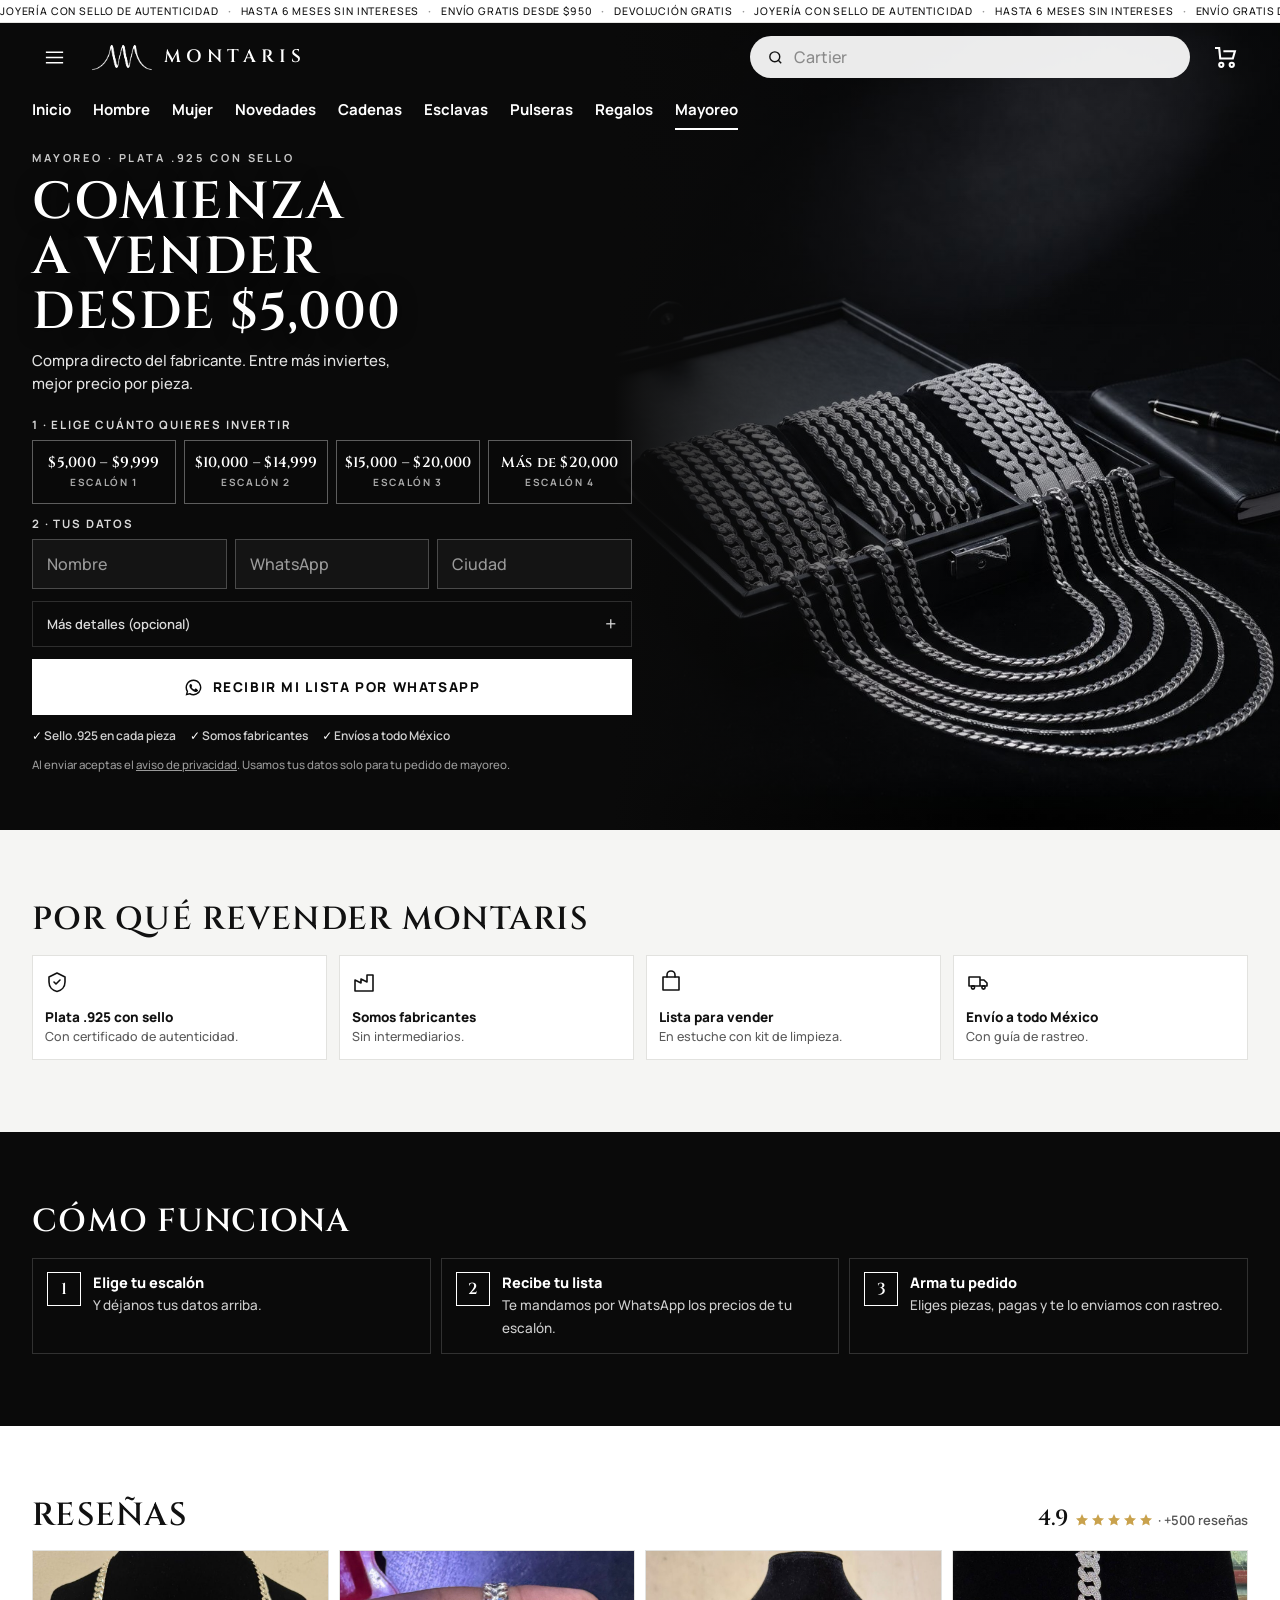
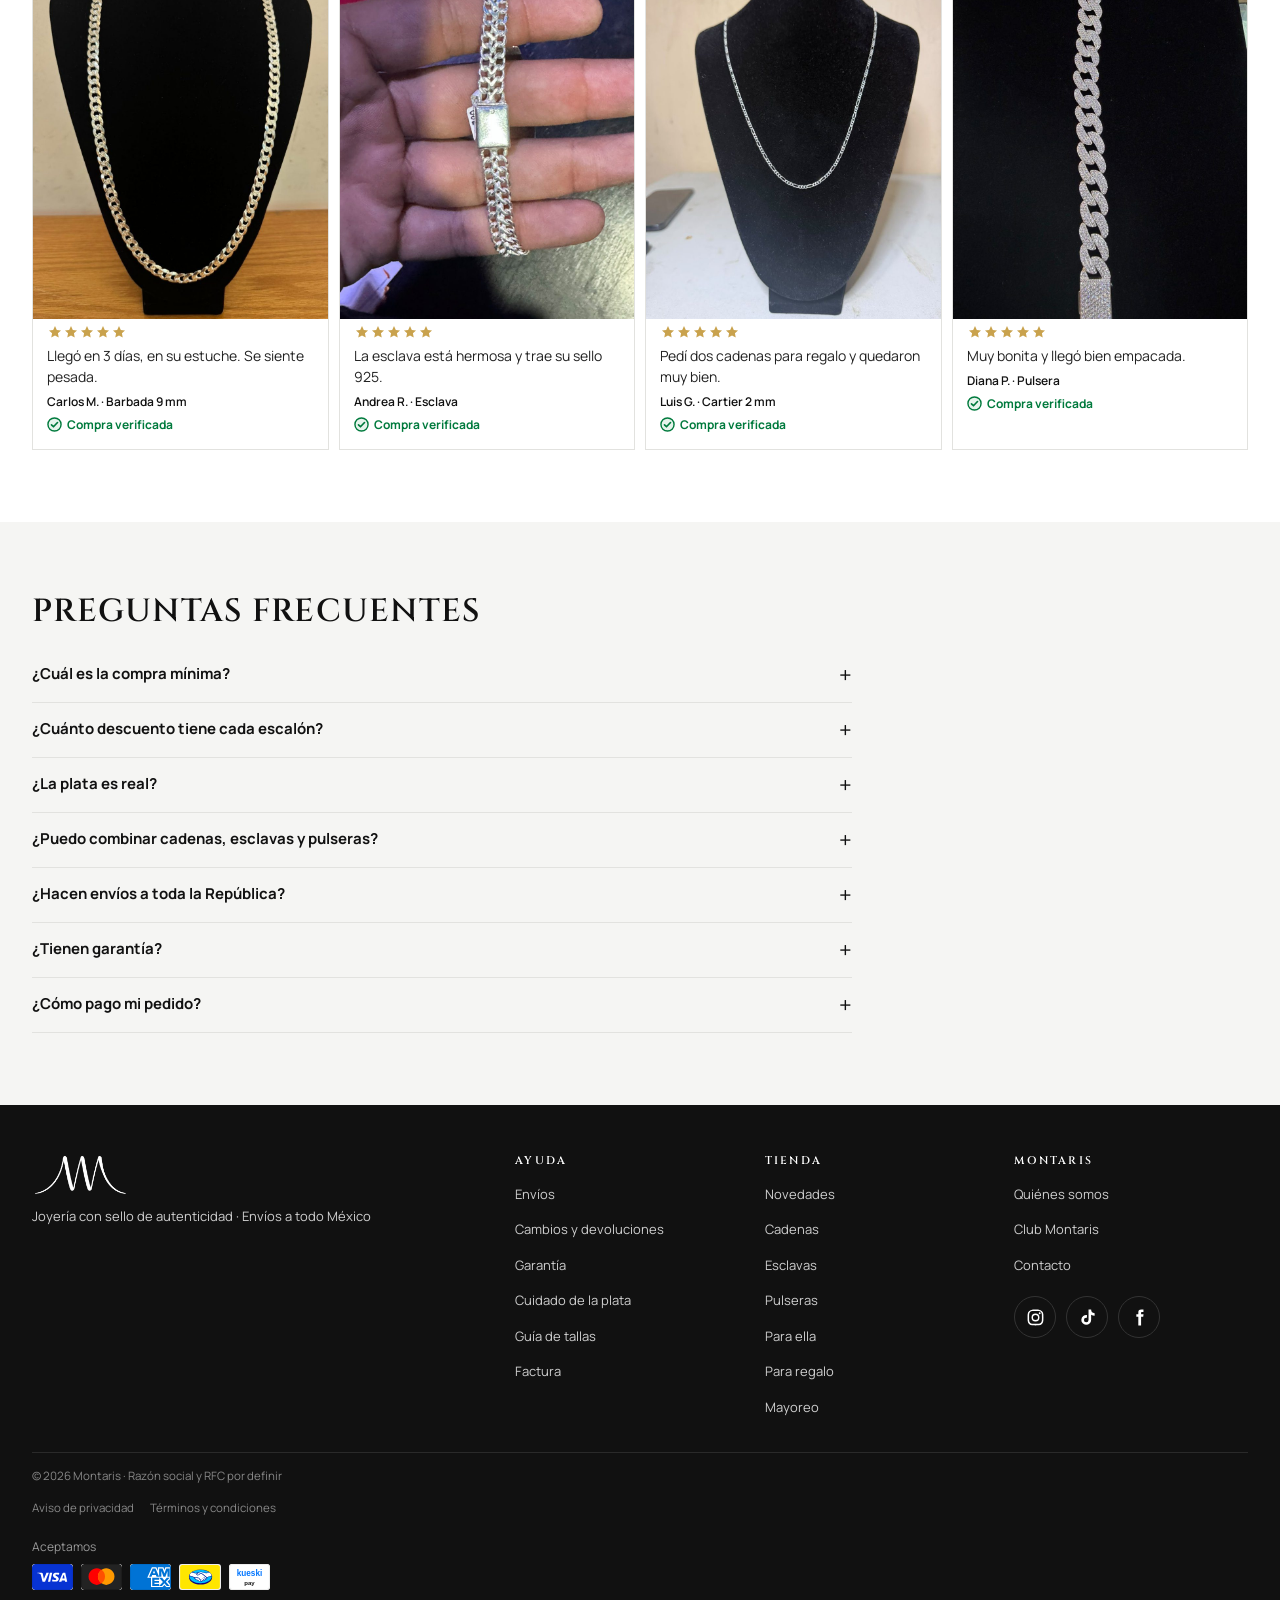
<file: mayoreo.html>
<!doctype html>
<html lang="es-MX">
<head>
<meta charset="utf-8">
<meta name="viewport" content="width=device-width, initial-scale=1, maximum-scale=1, user-scalable=no, viewport-fit=cover">
<title>Mayoreo · Montaris</title><link rel="icon" href="img/favicon.png">
<meta name="description" content="Mayoreo de plata .925 con sello: compra desde $5,000 para tu tienda o para revender. Mayor volumen, mejor precio por pieza.">
<meta name="robots" content="noindex">
<meta property="og:title" content="Mayoreo · Montaris"><meta property="og:image" content="img/ban/mayoreo-v7-escritorio.jpg">
<link rel="preconnect" href="https://fonts.googleapis.com">
<link rel="stylesheet" href="https://fonts.googleapis.com/css2?family=Archivo:wdth,wght@112,700;125,800&family=Cinzel:wght@600;700&family=Manrope:wght@400;500;600;700;800&display=swap">
<link rel="stylesheet" href="menu.css?v=1792945811">
<style>
/* ===== base, header y pie copiados de coleccion.html (23 oct 2026) ===== */

html,body{overflow-x:clip}body{touch-action:pan-y}

/* Página de colección: estructura de boxroomshop.com/collections (banner, círculos de subcolección, barra de orden, rejilla 2/4, confianza, club, pie). Header y pie copiados de index.html. */
:root{
  --bg:#ffffff; --bg-2:#f6f6f4; --bg-3:#efefec; --line:#e4e4e1;
  --ink:#111111; --ink-2:#555559; --ink-3:#86868a; --crema:#f5f2ec; --vino:#111;
  --f-logo:"Cinzel",Georgia,serif; --f-serif:"Cinzel",Georgia,serif;
  --f-disp:"Archivo","Arial Narrow",Arial,sans-serif;
  --f-txt:"Manrope",system-ui,-apple-system,sans-serif;
  --ease:cubic-bezier(.23,1,.32,1);
  color-scheme:light;
}
*{box-sizing:border-box}
html{overflow-x:clip}
body{margin:0;background:var(--bg);color:var(--ink);font-family:var(--f-txt);font-size:15px;line-height:1.5;-webkit-font-smoothing:antialiased}
a{color:inherit;text-decoration:none}
img{display:block;max-width:100%}
button,select{font:inherit;color:inherit}
h1,h2,h3{margin:0;text-wrap:balance}
:focus-visible{outline:2px solid var(--ink);outline-offset:3px}
.wrap{max-width:1320px;margin:0 auto;padding-inline:16px}
@media (min-width:900px){.wrap{padding-inline:32px}}

/* barra de anuncios (igual que index) */
.bar{background:#fff;color:#111;overflow:hidden;border-bottom:1px solid #e4e4e1}
.bar ul{display:flex;gap:40px;margin:0;padding:4px 0;list-style:none;white-space:nowrap;width:max-content;font:500 10.5px var(--f-txt);letter-spacing:.08em;text-transform:uppercase;animation:corre 40s linear infinite}
.bar li::after{content:"•";margin-left:40px;color:#9a9a9a}
@keyframes corre{to{transform:translateX(-50%)}}

/* header: transparente sobre el banner, oscuro al bajar (igual que index) */
.hdr{position:fixed;left:0;right:0;top:0;z-index:40;background:transparent;color:#fff}
.hdr.solid{background:#0b0b0b;box-shadow:0 1px 0 rgba(255,255,255,.08),0 8px 24px rgba(0,0,0,.25)}
.hdr{transition:background-color .3s ease,color .3s ease,box-shadow .3s ease}
@media (prefers-reduced-motion:reduce){.hdr{transition:none}}
.row{display:flex;align-items:center;gap:4px;height:58px}
@media (max-width:420px){.row .ib{width:40px}}
.ib{display:grid;place-items:center;width:44px;height:44px;border:0;background:none;cursor:pointer;flex:none;position:relative;color:inherit}
.ib svg{width:23px;height:23px;stroke:currentColor;fill:none;stroke-width:1.7}
.ib .n{position:absolute;top:5px;right:3px;min-width:17px;height:17px;border-radius:9px;background:currentColor;font:800 10px/17px var(--f-txt);text-align:center}
.ib .n i{font-style:normal;color:#111}
.brand{display:flex;align-items:center;gap:10px;flex:none}
.brand img{height:24px;width:auto}
.brand b{display:none;font:600 18px/1 var(--f-logo);letter-spacing:.28em}
.buscar{flex:1 1 0;min-width:0;display:flex;align-items:center;gap:8px;height:42px;padding:0 16px;border-radius:999px;background:rgba(255,255,255,.92);border:1px solid transparent;color:#111}
.buscar svg{width:17px;height:17px;stroke:#111;fill:none;stroke-width:2;flex:none}
.buscar input{flex:1;min-width:0;text-overflow:ellipsis;border:0;background:none;outline:none;font:500 16px var(--f-txt);color:#111}
.buscar input::placeholder{color:#8a8a8a}
.tabs{display:flex;gap:22px;overflow-x:auto;scrollbar-width:none;font:700 15px var(--f-txt);padding-bottom:10px}
.tabs::-webkit-scrollbar{display:none}
.tabs a{flex:none;position:relative;padding:8px 0 10px}
.tabs a::after{content:"";position:absolute;left:0;right:0;bottom:0;height:2px;background:currentColor;transform:scaleX(0);transform-origin:left;transition:transform .25s var(--ease)}
.tabs a.on::after{transform:scaleX(1)}
@media (hover:hover){.tabs a:hover::after{transform:scaleX(1)}}
@media (min-width:900px){.brand b{display:block}.brand img{height:29px}.row{height:68px;gap:14px}.buscar{max-width:440px;margin-left:auto}}

/* banner de la colección (foto real de la pieza) */
.cb{position:relative;height:min(62svh,560px);min-height:420px;background:#0b0b0b;color:#fff;overflow:hidden}
.cb img{position:absolute;inset:0;width:100%;height:100%;object-fit:cover;object-position:50% 40%}
.cb::after{content:"";position:absolute;inset:0;background:linear-gradient(180deg,rgba(0,0,0,.35) 0%,transparent 18%,transparent 84%,rgba(0,0,0,.5) 100%)}
.cb-in{position:absolute;z-index:2;left:0;right:0;bottom:0;padding-bottom:12px}
.cb .migas{display:flex;gap:6px;font:600 12px var(--f-txt);color:#e4e2dd;margin-bottom:0;text-shadow:0 1px 6px rgba(0,0,0,.6)}
.cb .migas a{text-decoration:underline;text-underline-offset:3px}
@media (min-width:900px){
 .cb{height:min(70vh,560px)}
 .cb img{left:auto;width:56%}
 .cb::after{background:linear-gradient(90deg,#0b0b0b 0%,#0b0b0b 44%,rgba(11,11,11,.5) 52%,rgba(11,11,11,0) 64%)}
 .cb-in{padding-bottom:22px}
}

/* subcolecciones en cuadros 1:1 con el nombre debajo (como Boxroom) */
.circ{padding:18px 0 8px;border-bottom:1px solid var(--line)}
.circ-in{display:flex;gap:10px;overflow-x:auto;scrollbar-width:none;padding:2px 0 8px;scroll-snap-type:x proximity}
.circ-in::-webkit-scrollbar{display:none}
.ci{flex:0 0 96px;display:grid;gap:7px;text-align:center;scroll-snap-align:start}
.ci span{display:grid;place-items:center;width:96px;aspect-ratio:1/1;border-radius:4px;overflow:hidden;background:#f2f2f2;outline:2px solid transparent;outline-offset:-2px;transition:outline-color .2s}
.ci span img{width:100%;height:100%;object-fit:cover}
.ci span.k{background:#111}
.ci span.k svg{width:24px;height:24px;fill:none;stroke:#fff;stroke-width:1.8;stroke-linecap:round}
.ci b{font:600 12.5px/1.2 var(--f-txt);color:#333}
.ci b small{color:#888;font-weight:600}
.ci[aria-current="true"] span{outline-color:#111}
.ci[aria-current="true"] b{font-weight:800;color:#111;text-decoration:underline;text-underline-offset:4px}
@media (min-width:900px){.ci{flex-basis:128px}.ci span{width:128px}.ci b{font-size:13.5px}}

/* barra de filtros y orden (pegajosa, como la barra móvil de Boxroom) */
.tool{position:sticky;top:0;z-index:30;background:#fff;border-bottom:1px solid var(--line)}
.tool-in{display:grid;grid-template-columns:1fr auto 1fr;align-items:center;gap:8px;height:58px}
.fbtn,.ord{display:inline-flex;align-items:center;gap:7px;height:40px;padding:0 14px;border:1px solid #d8d8d5;border-radius:999px;background:#fff;font:700 13px var(--f-txt);cursor:pointer;white-space:nowrap}
.fbtn{justify-self:start}
.fbtn svg{width:16px;height:16px;fill:none;stroke:#111;stroke-width:1.8;stroke-linecap:round}
.fbtn em{font-style:normal;display:none;min-width:20px;height:20px;padding:0 6px;border-radius:10px;background:#111;color:#fff;font:800 11px/20px var(--f-txt);text-align:center}
.fbtn em.on{display:inline-block}
.cnt{margin:0;display:flex;flex-direction:column;align-items:center;min-width:0;max-width:44vw;font:600 12px/1.25 var(--f-txt);color:#666;text-align:center;white-space:nowrap}
.cnt b{display:block;max-width:100%;overflow:hidden;text-overflow:ellipsis;font:700 14px/1.25 var(--f-txt);color:#111}
.ord{position:relative;justify-self:end;padding:0 30px 0 14px}
.ord select{appearance:none;-webkit-appearance:none;border:0;background:none;font:700 13px var(--f-txt);cursor:pointer;outline:none;max-width:118px;text-overflow:ellipsis}
.ord svg{position:absolute;right:13px;width:10px;height:10px;fill:none;stroke:#111;stroke-width:2;pointer-events:none}
@media (max-width:380px){.fbtn,.ord{padding-inline:11px}.ord{padding-right:26px}.ord select{max-width:96px}}
.chips{display:flex;gap:8px;overflow-x:auto;scrollbar-width:none;padding:0 0 12px}
.chips::-webkit-scrollbar{display:none}
.chips[hidden]{display:none}
.chip{flex:none;display:inline-flex;align-items:center;gap:6px;height:34px;padding:0 10px 0 13px;border-radius:999px;background:#f1f1ef;border:1px solid #e2e2df;font:700 12.5px var(--f-txt);cursor:pointer}
.chip svg{width:11px;height:11px;fill:none;stroke:#111;stroke-width:2.2;stroke-linecap:round}
.chip.lim{background:none;border-color:transparent;text-decoration:underline;text-underline-offset:3px;padding-inline:6px}

/* panel de filtros (hoja lateral) */
.fs{position:fixed;inset:0;z-index:70;visibility:hidden;transition:visibility 0s .35s}
.fs.on{visibility:visible;transition:none}
.fs-bg{position:absolute;inset:0;background:rgba(0,0,0,.45);opacity:0;transition:opacity .3s}
.fs.on .fs-bg{opacity:1}
.fs-p{position:absolute;top:0;right:0;bottom:0;width:min(420px,100%);background:#fff;display:flex;flex-direction:column;transform:translateX(100%);transition:transform .35s var(--ease)}
.fs.on .fs-p{transform:none}
.fs-h{display:flex;align-items:center;justify-content:space-between;gap:10px;height:60px;padding:0 8px 0 18px;border-bottom:1px solid var(--line);flex:none}
.fs-h h2{font:600 16px var(--f-serif);letter-spacing:.1em;text-transform:uppercase}
.fs-x{display:grid;place-items:center;width:44px;height:44px;border:0;background:none;cursor:pointer}
.fs-x svg{width:20px;height:20px;fill:none;stroke:#111;stroke-width:2;stroke-linecap:round}
.fs-b{flex:1;overflow-y:auto;overscroll-behavior:contain;padding:0 18px}
.fg{border-bottom:1px solid var(--line)}
.fg summary{list-style:none;display:flex;align-items:center;justify-content:space-between;min-height:54px;font:800 13px var(--f-txt);letter-spacing:.08em;text-transform:uppercase;cursor:pointer}
.fg summary::-webkit-details-marker{display:none}
.fg summary i{font-style:normal;font-weight:600;letter-spacing:0;text-transform:none;color:#777;margin-left:6px}
.fg summary svg{width:12px;height:12px;fill:none;stroke:#111;stroke-width:2;transition:transform .2s}
.fg[open] summary svg{transform:rotate(180deg)}
.ops{display:flex;flex-wrap:wrap;gap:8px;padding:0 0 18px}
.op{display:inline-flex;align-items:center;gap:6px;min-height:40px;padding:0 14px;border:1px solid #d8d8d5;border-radius:999px;background:#fff;font:600 13px var(--f-txt);cursor:pointer;transition:background .15s,color .15s,border-color .15s}
.op small{font:600 11.5px var(--f-txt);color:#888}
.op[aria-pressed="true"]{background:#111;color:#fff;border-color:#111}
.op[aria-pressed="true"] small{color:#bbb}
.op:disabled{opacity:.38;cursor:default}
.nota{margin:0 0 18px;font:500 13px/1.45 var(--f-txt);color:#777}
.fs-f{display:grid;grid-template-columns:auto 1fr;gap:10px;padding:12px 18px calc(12px + env(safe-area-inset-bottom,0px));border-top:1px solid var(--line);flex:none}
.fs-f button{height:50px;border-radius:999px;font:700 13px var(--f-txt);letter-spacing:.06em;text-transform:uppercase;cursor:pointer}
.fs-lim{padding:0 18px;border:1px solid #d8d8d5;background:#fff}
.fs-ver{border:0;background:#111;color:#fff}
html.fs-lock,html.fs-lock body{overflow:hidden}

/* rejilla de tarjetas 1:1 (como index) */
.lista{padding:22px 0 44px}
.grid{display:grid;grid-template-columns:repeat(2,minmax(0,1fr));gap:22px 10px}
@media (min-width:900px){.grid{grid-template-columns:repeat(4,minmax(0,1fr));gap:32px 18px}.lista{padding:32px 0 72px}}
/* T: tarjeta idéntica a la de index (foto 1:1 + "+" blanco encima) */
.p{display:grid;gap:3px;align-content:start;min-width:0;cursor:pointer}
.p .ph{position:relative;aspect-ratio:1/1;overflow:hidden;background:#F2F2F2;border-radius:2px;margin-bottom:10px;transition:box-shadow .4s var(--ease)}
.p .ph a.pl{display:block;width:100%;height:100%;color:inherit}
.p .ph img{width:100%;height:100%;object-fit:cover;transition:transform .6s var(--ease)}
.p .plus{position:absolute;z-index:2;right:8px;bottom:8px;width:36px;height:36px;padding:0;border-radius:50%;background:#fff;color:#111;border:1px solid #111;box-shadow:0 2px 8px rgba(0,0,0,.12);display:grid;place-items:center;cursor:pointer;font:400 22px/1 var(--f-txt);transition:opacity .25s var(--ease),transform .25s var(--ease)}
.p .plus.ok{background:#111;color:#fff;border-color:#111}
@media (hover:hover) and (pointer:fine) and (min-width:900px){.p .plus{opacity:0;transform:translateY(6px)}.p:hover .plus{opacity:1;transform:none}.p:hover .ph{box-shadow:0 14px 34px rgba(0,0,0,.10)}.p:hover .ph img{transform:scale(1.03);transition-duration:.7s}}
.p h3{font:500 14px/1.3 var(--f-txt);color:#111;display:-webkit-box;-webkit-line-clamp:2;-webkit-box-orient:vertical;overflow:hidden;min-height:calc(2 * 1.3em)}
.p h3 a{color:inherit}
.p .ley{font:600 10.5px var(--f-txt);letter-spacing:.12em;text-transform:uppercase;color:#86868a}
.p .pr{font:600 16px var(--f-txt)}
.p .pr.pc{font:600 13px var(--f-txt);color:#555}
.vacio{grid-column:1/-1;text-align:center;padding:36px 8px;display:grid;gap:14px;justify-items:center}
.vacio h2{font:600 20px var(--f-serif);letter-spacing:.05em}
.vacio p{margin:0;color:#666}
.vacio nav{display:flex;flex-wrap:wrap;justify-content:center;gap:8px}
.vacio button{height:44px;padding:0 20px;border:0;border-radius:999px;background:#111;color:#fff;font:700 13px var(--f-txt);cursor:pointer}
.vacio nav a{height:40px;display:inline-flex;align-items:center;padding:0 16px;border:1px solid #d8d8d5;border-radius:999px;font:700 13px var(--f-txt)}

/* franja de confianza: 2 lados que rotan (izq. se desliza a la izquierda, der. hacia arriba) */
.conf{background:var(--bg-2);border-top:1px solid var(--line);border-bottom:1px solid var(--line)}
.cf-in{display:flex;align-items:stretch;height:64px}
.cf-l{flex:1;min-width:0;position:relative;overflow:hidden}
.cf-sep{width:1px;flex:0 0 1px;background:var(--line);margin:14px 0}
.cf-s{position:absolute;inset:0;display:flex;align-items:center;justify-content:center;gap:10px;padding:0 8px;opacity:0;transform:translateX(100%);transition:transform .6s ease,opacity .6s ease}
.cf-l[data-dir=y] .cf-s{transform:translateY(100%)}
.cf-l .cf-s.on{opacity:1;transform:none}
.cf-l[data-dir=x] .cf-s.fuera{opacity:0;transform:translateX(-100%)}
.cf-l[data-dir=y] .cf-s.fuera{opacity:0;transform:translateY(-100%)}
.cf-s.sin{transition:none}
.conf svg{width:24px;height:24px;flex:none;fill:none;stroke:#111;stroke-width:1.6;stroke-linecap:round;stroke-linejoin:round}
.conf b{display:block;font:700 13.5px/1.25 var(--f-txt);white-space:nowrap}
.conf span{font:500 12px/1.3 var(--f-txt);color:#666;white-space:nowrap}
@media (prefers-reduced-motion:reduce){.cf-s{transition:none}}

/* club (igual que index) */
.club{background:var(--crema);padding-block:40px}
@media (min-width:900px){.club{padding-block:72px}}
.club-in{display:grid;gap:18px}
.club h2{font:600 clamp(24px,6vw,40px)/1.05 var(--f-serif);letter-spacing:.06em;text-transform:uppercase}
.club h2 span{display:block;color:#111}
.club p{margin:0;font-size:15px;color:#4a443c}
.reg{display:grid;gap:10px}
.reg input,.reg select{height:50px;padding:0 14px;border:1px solid #d6d2ca;border-radius:4px;background:#fff;color:#111;font:500 16px var(--f-txt)}
.reg .chk{display:flex;gap:10px;align-items:flex-start;font-size:12.5px;color:#4a443c}
.reg .chk input{width:20px;height:20px;margin:0;accent-color:#111}
.reg button{height:52px;border:0;border-radius:999px;background:#111;color:#fff;font:700 13px var(--f-txt);letter-spacing:.14em;text-transform:uppercase;cursor:pointer}
.reg-ok{margin:0;font:700 13px var(--f-txt);color:#111;min-height:1.3em}
@media (min-width:900px){.club-in{grid-template-columns:1fr 1fr}.reg{grid-template-columns:1fr 1fr}.reg .full{grid-column:1/-1}}

/* pie (igual que index) */
footer{background:#111;color:#cfcfcf;padding-block:48px calc(36px + env(safe-area-inset-bottom,0px));font-size:13px}
.ft{display:grid;grid-template-columns:1fr 1fr;gap:26px}
.ft>div:first-child{grid-column:1/-1}
.ft h4{margin:0 0 10px;font:600 11px var(--f-serif);letter-spacing:.2em;text-transform:uppercase;color:#fff}
.ft ul{list-style:none;margin:0;padding:0;display:grid;gap:4px}
.ft ul a{display:inline-block;padding-block:8px}
.pagos{display:flex;flex-wrap:wrap;gap:8px;margin-top:22px}
.pagos img{height:26px;width:auto;border-radius:3px;background:#fff}
.redes{display:flex;gap:10px;margin-top:18px}
.redes a{display:grid;place-items:center;width:42px;height:42px;border:1px solid #333;border-radius:50%}
.redes svg{width:19px;height:19px;fill:#fff}
.legal{border-top:1px solid #2a2a2a;margin-top:24px;padding-top:16px;font-size:11.5px;color:#888;display:grid;gap:8px}
.legal nav{display:flex;flex-wrap:wrap;gap:6px 16px}
.legal nav a{display:inline-block;padding:8px 0}
@media (min-width:900px){.ft{grid-template-columns:2fr 1fr 1fr 1fr}.ft>div:first-child{grid-column:auto}}

.toast{position:fixed;left:50%;bottom:calc(24px + env(safe-area-inset-bottom,0px));z-index:50;transform:translate(-50%,16px);opacity:0;background:#111;color:#fff;padding:12px 16px;border-radius:4px;font:600 13px var(--f-txt);transition:opacity .25s,transform .25s var(--ease);pointer-events:none;white-space:nowrap}
.toast.on{opacity:1;transform:translate(-50%,0)}
@media (prefers-reduced-motion:reduce){.bar ul{animation:none}*{transition:none!important}}
.tabs button{background:none;border:0;color:inherit;font:inherit;cursor:pointer;padding:0}

/* pie (M): marca centrada en celular, columnas al ras, logos de pago */
.ft{align-items:start}
.ft .ft-m{grid-column:1/-1;text-align:center;display:grid;justify-items:center;gap:12px}
.ft .ft-m p{margin:0;max-width:34ch}
.ft h4{margin-top:0}
.pagos{justify-content:center;align-items:center}
.pagos img{height:26px;width:auto}
@media (min-width:900px){.ft .ft-m{grid-column:auto;text-align:left;justify-items:start}.pagos{justify-content:flex-start}}

/* club $300 por WhatsApp (M) */
.cw{background:#0b0b0b;color:#fff;padding-block:44px}
.cw-c{max-width:560px;margin:0 auto;text-align:center}
.cw-k{margin:0 0 10px;font:600 11px var(--f-txt);letter-spacing:.24em;text-transform:uppercase;color:#bdbdbd}
.cw h2{margin:0;font:700 clamp(34px,10vw,56px)/1 var(--f-serif);letter-spacing:.04em;text-transform:uppercase;color:#fff}
.cw h2 span{display:block;margin-top:8px;font-size:.42em;letter-spacing:.12em;color:#e9e4da}
.cw-p{margin:14px auto 22px;max-width:38ch;font:400 14px/1.5 var(--f-txt);color:#cfcfcf}
.cw form{display:grid;gap:10px;text-align:left}
.cw input{width:100%;height:46px;padding:0 14px;border:0;border-radius:2px;background:#fff;color:#111;font:500 16px var(--f-txt)}
.cw button{height:50px;border:1px solid #fff;border-radius:2px;background:#fff;color:#0b0b0b;font:600 14px var(--f-txt);letter-spacing:.1em;text-transform:uppercase;cursor:pointer;transition:background .25s}
.cw button:hover,.cw button:focus-visible{background:#e9e4da;border-color:#e9e4da}
.cw-ok{margin:4px 0 0;min-height:1.3em;text-align:center;font:600 14px var(--f-txt);color:#fff}
.cw-ok.bien{color:#5be08a}
.cw-s{margin:10px 0 0;font:400 11.5px var(--f-txt);color:#8f8f8f}
@media (min-width:900px){.cw{padding-block:72px}.cw form{grid-template-columns:1fr 1fr}.cw form button,.cw-ok{grid-column:1/-1}}

/* buscador: palabra que rota (M) */
.buscar{position:relative}
.buscar .ph{position:absolute;left:41px;right:16px;top:0;bottom:0;overflow:hidden;pointer-events:none;color:#8a8a8a;font:500 16px var(--f-txt)}
.buscar .ph i{position:absolute;left:0;right:0;top:50%;font-style:normal;white-space:nowrap;overflow:hidden;text-overflow:ellipsis;line-height:22px;margin-top:-11px;transform:translateY(0);opacity:1;transition:transform .45s ease,opacity .45s ease}
.buscar .ph i.sube{transform:translateY(-130%);opacity:0}
.buscar .ph i.abajo{transform:translateY(130%);opacity:0;transition:none}
.buscar.lleno .ph{display:none}
@media (prefers-reduced-motion:reduce){.buscar .ph i{transition:none}}


/* Q: barra de anuncios pegada (punto en medio, ~18px) */
.bar ul{gap:0;animation-duration:34s}
.bar li{display:flex;align-items:center}
.bar li::after{content:"\00B7";margin:0 9px;color:#9a9a9a;font-weight:800}
/* Q: pie (igual en todas las páginas) */
.pie .pie-g{display:grid;grid-template-columns:1fr 1fr;gap:28px 16px;align-items:start}
.pie .pie-top{grid-column:1/-1;display:grid;gap:10px;justify-items:center;text-align:center}
.pie .pie-top img{height:44px;width:auto}
.pie .pie-top p{margin:0;font-size:13px;color:#cfcfcf}
.pie h4{margin:0 0 10px;font:600 11px var(--f-serif);letter-spacing:.2em;text-transform:uppercase;color:#fff}
.pie ul{list-style:none;margin:0;padding:0;display:grid;gap:2px}
.pie ul a{display:inline-block;padding-block:7px}
.pie .pie-m{grid-column:1/-1;display:grid;grid-template-columns:1fr 1fr;column-gap:16px;align-items:start}
.pie .pie-m h4{grid-column:1/-1}
.pie .redes{display:flex;gap:10px;margin:0}
.pie .redes a{display:grid;place-items:center;width:42px;height:42px;border:1px solid #333;border-radius:50%}
.pie .redes svg{width:19px;height:19px;fill:#fff}
.pie .legal{border-top:1px solid #2a2a2a;margin-top:28px;padding-top:14px;font-size:11.5px;color:#888;display:grid;gap:6px}
.pie .pagos{display:flex;flex-wrap:wrap;justify-content:flex-start;align-items:center;gap:8px;margin-top:14px}
.pie .pagos span{flex:0 0 100%;font-size:12px;color:#9a9a9a}
.pie .pagos img{height:26px;width:auto;border-radius:3px;background:#fff}
@media (min-width:900px){.pie .pie-g{grid-template-columns:2fr 1fr 1fr 1fr}.pie .pie-top{grid-column:auto;justify-items:start;text-align:left}.pie .pie-m{grid-column:auto;display:block}.pie .redes{margin-top:14px}}

/* ===== landing de mayoreo v7 (23 oct 2026): todo en el primer bloque ===== */
.sr{position:absolute;width:1px;height:1px;overflow:hidden;clip:rect(0 0 0 0);white-space:nowrap}
.mh{position:relative;overflow:hidden;background:#0a0a0a;color:#fff}
.mh-bg{position:absolute;left:0;right:0;top:0;height:640px}
.mh-bg img{width:100%;height:100%;object-fit:cover;object-position:50% 70%}
.mh-bg::after{content:"";position:absolute;inset:0;background:linear-gradient(180deg,rgba(10,10,10,.55) 0%,rgba(10,10,10,.35) 28%,rgba(10,10,10,.72) 62%,#0a0a0a 100%)}
.mh-in{position:relative;z-index:1;padding-top:132px;padding-bottom:36px;display:grid;gap:22px}
.my-eb{display:block;font:700 11px var(--f-txt);letter-spacing:.26em;text-transform:uppercase;color:#c9c9c9;margin-bottom:10px}
.mh h1{margin:0;font:600 clamp(30px,8.6vw,60px)/1.06 var(--f-serif);letter-spacing:.03em;text-transform:uppercase;text-shadow:0 2px 18px rgba(0,0,0,.6)}
.mh-tx p{margin:10px 0 0;max-width:40ch;font:500 15px/1.5 var(--f-txt);color:#e2e2e2}
.mh-f{display:grid;gap:12px;margin:0}
.mh-f fieldset{border:0;margin:0;padding:0;min-width:0}
.mh-l{display:block;margin:0 0 8px;padding:0;font:700 11.5px var(--f-txt);letter-spacing:.16em;text-transform:uppercase;color:#d9d9d9}
.my-esc{display:grid;grid-template-columns:repeat(2,minmax(0,1fr));gap:8px}
.my-esc button{display:grid;gap:3px;justify-items:center;align-content:center;min-height:64px;padding:10px 4px;border:1px solid rgba(255,255,255,.34);border-radius:0;background:rgba(10,10,10,.55);color:#fff;font-family:inherit;cursor:pointer;transition:background .2s,color .2s,border-color .2s}
.my-esc button b{font:600 15.5px/1.15 var(--f-serif);letter-spacing:.02em;white-space:nowrap}
.my-esc button span{font:700 10px var(--f-txt);letter-spacing:.16em;text-transform:uppercase;color:#a9a9a9}
.my-esc button:hover{border-color:#fff}
.my-esc button[aria-checked="true"]{background:#fff;color:#0a0a0a;border-color:#fff}
.my-esc button[aria-checked="true"] span{color:#555}
.my-esc button:focus-visible,.mh-f input:focus-visible,.mh-btn:focus-visible,.my-tipo button:focus-visible{outline:2px solid #fff;outline-offset:2px}
.mh-campos{display:grid;grid-template-columns:repeat(2,minmax(0,1fr));gap:8px}
.mh-campos .full{grid-column:1/-1}
.mh-f input,.mh-f textarea{width:100%;min-width:0;height:50px;padding:0 14px;border:1px solid #4a4a4a;border-radius:0;background:#141414;color:#fff;font:500 16px var(--f-txt);box-sizing:border-box}
.mh-f input::placeholder,.mh-f textarea::placeholder{color:#9a9a9a}
.mh-f input:focus,.mh-f textarea:focus{outline:none;border-color:#fff}
.mh-f textarea{height:84px;padding:12px 14px;resize:vertical}
.mh-mas{border:1px solid #2e2e2e}
.mh-mas summary{display:flex;justify-content:space-between;align-items:center;min-height:44px;padding:0 14px;font:600 13px var(--f-txt);color:#d9d9d9;cursor:pointer;list-style:none}
.mh-mas summary::-webkit-details-marker{display:none}
.mh-mas summary::after{content:"+";font:400 20px/1 var(--f-txt)}
.mh-mas[open] summary::after{content:"–"}
.mh-mas>div{display:grid;gap:10px;padding:0 14px 14px}
.my-tipo{display:grid;grid-template-columns:repeat(2,minmax(0,1fr));gap:8px}
.my-tipo button{min-height:44px;border:1px solid #4a4a4a;border-radius:0;background:transparent;color:#fff;font:600 13.5px var(--f-txt);cursor:pointer}
.my-tipo button[aria-checked="true"]{background:#fff;color:#0a0a0a;border-color:#fff}
.my-err{margin:0;min-height:0;font:700 13px var(--f-txt);color:#ff8f8f}
.my-err:empty{display:none}
.mh-btn{display:flex;align-items:center;justify-content:center;gap:10px;width:100%;min-height:56px;padding:0 18px;border:1px solid #fff;border-radius:0;background:#fff;color:#0a0a0a;font:800 13.5px var(--f-txt);letter-spacing:.12em;text-transform:uppercase;cursor:pointer;transition:background .2s,color .2s}
.mh-btn:hover{background:#e6e6e6}
.mh-btn svg{width:19px;height:19px;fill:currentColor;flex:none}
.my-legal{margin:0;font:500 11.5px/1.5 var(--f-txt);color:#9a9a9a}
.my-legal a{text-decoration:underline}
.mh-ticks{display:flex;flex-wrap:wrap;gap:6px 14px;margin:0;padding:0;list-style:none;font:600 12px var(--f-txt);color:#cfcfcf}
.mh-ticks li::before{content:"✓ ";color:#fff}
/* secciones de abajo */
.my-sec{padding:44px 0}
.my-sec.gris{background:#f5f5f3}
.my-sec.negro{background:#0a0a0a;color:#fff}
.my-t{margin:0 0 18px;font:600 clamp(22px,6vw,32px)/1.12 var(--f-serif);letter-spacing:.04em;text-transform:uppercase}
.my-ben{display:grid;grid-template-columns:repeat(2,minmax(0,1fr));gap:8px}
.my-ben div{padding:14px 12px;border:1px solid #e2e2df;background:#fff}
.my-ben svg{width:24px;height:24px;fill:none;stroke:#111;stroke-width:1.6;stroke-linecap:round;stroke-linejoin:round}
.my-ben b{display:block;margin:8px 0 2px;font:800 13.5px/1.25 var(--f-txt)}
.my-ben span{display:block;font:500 12.5px/1.4 var(--f-txt);color:#5a5a5a}
.my-pasos{display:grid;gap:10px;margin:0;padding:0;list-style:none;counter-reset:p}
.my-pasos li{position:relative;padding:14px 14px 14px 60px;border:1px solid rgba(255,255,255,.16)}
.my-pasos li::before{counter-increment:p;content:counter(p);position:absolute;left:14px;top:13px;width:32px;height:32px;display:grid;place-items:center;border:1px solid #fff;font:600 16px var(--f-serif)}
.my-pasos b{display:block;font:800 14.5px var(--f-txt);margin-bottom:2px}
.my-pasos span{font:500 13.5px/1.45 var(--f-txt);color:#cfcfcf}
.rev-top{display:flex;align-items:baseline;justify-content:space-between;gap:10px;margin-bottom:16px}
.rev-top .my-t{margin:0}
.score{font:600 22px var(--f-serif);white-space:nowrap}
.score .rcnt{font:600 13px var(--f-txt);color:#555}
.rcnt i{font-style:normal}
@media (max-width:599px){.score{text-align:right}.rcnt{display:block;margin-top:2px}.rcnt i{display:none}}
.stars{color:#b9b9b9;letter-spacing:2px;font-size:14px}
.resenas{display:grid;grid-auto-flow:column;grid-auto-columns:min(72vw,260px);gap:10px;overflow-x:auto;scroll-snap-type:x mandatory;scrollbar-width:none}
.resenas::-webkit-scrollbar{display:none}
.res{scroll-snap-align:start;border:1px solid #e2e2df;overflow:hidden;background:#fff;display:grid;gap:6px;padding-bottom:16px;align-content:start}
.res .f{aspect-ratio:4/5;background:#f3f3f1}
.res .f img{width:100%;height:100%;object-fit:cover}
.res>*:not(.f){margin-inline:14px}
.res p{margin:0;font-size:14px;line-height:1.5;color:#222}
.res .who{font:600 12px var(--f-txt);color:#111}
.res .ver{display:inline-flex;align-items:center;gap:5px;font:700 12px var(--f-txt);color:#007a3d}
.ver svg{width:15px;height:15px;flex:none}
.my-faq{max-width:820px}
.my-faq details{border-bottom:1px solid #e2e2df}
.my-faq summary{display:flex;justify-content:space-between;gap:12px;padding:16px 0;font:700 15px/1.35 var(--f-txt);cursor:pointer;list-style:none}
.my-faq summary::-webkit-details-marker{display:none}
.my-faq summary::after{content:"+";font:400 22px/1 var(--f-txt)}
.my-faq details[open] summary::after{content:"–"}
.my-faq p{margin:0 0 16px;color:#444;font-size:15px;line-height:1.6}
@media (min-width:900px){
 .mh{min-height:min(100svh,820px)}
 .mh-bg{left:auto;width:52%;height:100%}
 .mh-bg img{object-position:50% 60%}
 .mh-bg::after{background:linear-gradient(90deg,#0a0a0a 0%,rgba(10,10,10,.55) 28%,rgba(10,10,10,.08) 60%,rgba(10,10,10,.25) 100%)}
 .mh-in{padding-top:150px;padding-bottom:56px;max-width:1320px}
 .mh-in>*{max-width:600px}
 .mh h1{font-size:52px}
 .my-esc{grid-template-columns:repeat(4,minmax(0,1fr))}
 .my-esc button b{font-size:14.5px}
 .mh-campos{grid-template-columns:1fr 1fr 1fr}
 .mh-campos .full{grid-column:auto}
 .my-tipo{grid-template-columns:repeat(4,minmax(0,1fr))}
 .my-sec{padding:72px 0}
 .my-ben{grid-template-columns:repeat(4,minmax(0,1fr));gap:12px}
 .my-pasos{grid-template-columns:repeat(3,minmax(0,1fr))}
 .resenas{grid-auto-columns:minmax(0,1fr);grid-auto-flow:column}
}
/* estrellas: siempre 5 rellenas y doradas (mismo dorado del sitio) */
.stars{--s:14px;display:inline-block;vertical-align:middle;width:calc(var(--s) * 5 + 8px);height:var(--s);font-size:0!important;color:transparent!important;letter-spacing:0!important;background:url("data:image/svg+xml,%3Csvg xmlns='http://www.w3.org/2000/svg' viewBox='0 0 24 24'%3E%3Cpath fill='%23c9a24d' d='M12 1.8l3.1 6.6 7.2.9-5.3 5 1.4 7.1L12 17.9l-6.4 3.5L7 14.3 1.7 9.3l7.2-.9z'/%3E%3C/svg%3E") 0 50%/calc(var(--s) + 2px) var(--s) repeat-x}
</style>
</head>
<body>

<header class="hdr" id="hdr">
<div class="bar" aria-label="Avisos"><ul>
  <li>Joyería con sello de autenticidad</li><li>Hasta 6 meses sin intereses</li><li>Envío gratis desde $950</li><li>Devolución gratis</li>
  <li aria-hidden="true">Joyería con sello de autenticidad</li><li aria-hidden="true">Hasta 6 meses sin intereses</li><li aria-hidden="true">Envío gratis desde $950</li><li aria-hidden="true">Devolución gratis</li>
  <li aria-hidden="true">Joyería con sello de autenticidad</li><li aria-hidden="true">Hasta 6 meses sin intereses</li><li aria-hidden="true">Envío gratis desde $950</li><li aria-hidden="true">Devolución gratis</li>
  <li aria-hidden="true">Joyería con sello de autenticidad</li><li aria-hidden="true">Hasta 6 meses sin intereses</li><li aria-hidden="true">Envío gratis desde $950</li><li aria-hidden="true">Devolución gratis</li>
</ul></div>
  <div class="wrap">
    <div class="row">
      <button class="ib" type="button" id="btn-menu" aria-label="Abrir menú" aria-expanded="false"><svg viewBox="0 0 24 24"><path d="M3 6.5h18M3 12h18M3 17.5h18"/></svg></button>
      <a class="brand" href="index.html" aria-label="Montaris, inicio"><img src="img/logo-mm-blanco.png" alt="" width="53" height="24"><b>MONTARIS</b></a>
      <form class="buscar" role="search" id="buscar" action="coleccion.html"><svg viewBox="0 0 24 24"><circle cx="11" cy="11" r="7"/><path d="m20 20-4-4"/></svg><input id="q" name="q" type="search" placeholder="Cartier" aria-label="Buscar piezas"></form>
      <button class="ib" type="button" id="btn-bolsa" aria-label="Carrito"><svg viewBox="0 0 21 20" style="width:22px;height:21px"><path d="M0 1H4L5 11H17L19 4H8" fill="none" stroke="currentColor" stroke-width="2"/><circle cx="6" cy="17" r="2" fill="none" stroke="currentColor" stroke-width="2"/><circle cx="16" cy="17" r="2" fill="none" stroke="currentColor" stroke-width="2"/></svg><span class="n"><i id="n">0</i></span></button>
    </div>
    <nav class="tabs" aria-label="Categorías" id="tabs"><a href="index.html">Inicio</a><a href="coleccion.html?c=hombre" data-c="hombre">Hombre</a><a href="coleccion.html?c=mujer" data-c="mujer">Mujer</a><a href="coleccion.html?c=novedades" data-c="novedades">Novedades</a><a href="coleccion.html?c=cadenas" data-c="cadenas">Cadenas</a><a href="coleccion.html?c=esclavas" data-c="esclavas">Esclavas</a><a href="coleccion.html?c=pulseras" data-c="pulseras">Pulseras</a><a href="coleccion.html?c=regalos" data-c="regalos">Regalos</a><a class="on" href="mayoreo.html" aria-current="page">Mayoreo</a></nav>
  </div>
</header>
<div id="menu-root"></div>

<main>
  <!-- 1. Todo arriba: mensaje + escalones + registro rápido -->
  <section class="mh" aria-labelledby="mh-t">
    <picture class="mh-bg"><source media="(min-width:900px)" srcset="img/ban/mayoreo-v7-escritorio.jpg"><img src="img/ban/mayoreo-v7-cel.jpg" alt="" fetchpriority="high"></picture>
    <div class="wrap mh-in">
      <div class="mh-tx">
        <span class="my-eb">Mayoreo · Plata .925 con sello</span>
        <h1 id="mh-t">Comienza a vender desde $5,000</h1>
        <p>Compra directo del fabricante. Entre más inviertes, mejor precio por pieza.</p>
      </div>
      <form class="mh-f" id="my-form" novalidate>
        <fieldset>
          <legend class="mh-l">1 · Elige cuánto quieres invertir</legend>
          <div class="my-esc" role="radiogroup" aria-label="Cuánto quieres invertir" id="my-esc"><button type="button" role="radio" aria-checked="false" data-e="1"><b>$5,000 – $9,999</b><span>Escalón 1</span></button><button type="button" role="radio" aria-checked="false" data-e="2"><b>$10,000 – $14,999</b><span>Escalón 2</span></button><button type="button" role="radio" aria-checked="false" data-e="3"><b>$15,000 – $20,000</b><span>Escalón 3</span></button><button type="button" role="radio" aria-checked="false" data-e="4"><b>Más de $20,000</b><span>Escalón 4</span></button></div>
        </fieldset>
        <fieldset>
          <legend class="mh-l">2 · Tus datos</legend>
          <div class="mh-campos">
            <input class="full" id="f-nom" type="text" autocomplete="name" placeholder="Nombre" aria-label="Nombre" required>
            <input id="f-wa" type="tel" inputmode="numeric" autocomplete="tel-national" maxlength="14" placeholder="WhatsApp" aria-label="WhatsApp de 10 dígitos" required>
            <input id="f-ciu" type="text" autocomplete="address-level2" placeholder="Ciudad" aria-label="Ciudad" required>
          </div>
        </fieldset>
        <details class="mh-mas"><summary>Más detalles (opcional)</summary><div>
          <div class="my-tipo" role="radiogroup" aria-label="Tipo de negocio" id="f-tipo"><button type="button" role="radio" aria-checked="false">Tienda física</button><button type="button" role="radio" aria-checked="false">Online</button><button type="button" role="radio" aria-checked="false">Revendedor</button><button type="button" role="radio" aria-checked="false">Otros</button></div>
          <textarea id="f-msj" placeholder="¿Qué piezas te interesan? Cadenas, esclavas, pulseras…" aria-label="Mensaje opcional"></textarea>
        </div></details>
        <p class="my-err" id="f-err" role="alert"></p>
        <button class="mh-btn" type="submit"><svg viewBox="0 0 24 24" aria-hidden="true"><path d="M12 2a10 10 0 0 0-8.6 15.1L2 22l5-1.3A10 10 0 1 0 12 2zm0 18.2a8.2 8.2 0 0 1-4.2-1.1l-.3-.2-3 .8.8-2.9-.2-.3A8.2 8.2 0 1 1 12 20.2zm4.5-6.1c-.2-.1-1.5-.7-1.7-.8s-.4-.1-.6.1-.7.8-.8 1-.3.2-.5.1a6.7 6.7 0 0 1-3.3-2.9c-.2-.4.2-.4.7-1.3.1-.2 0-.3 0-.4l-.8-1.8c-.2-.5-.4-.4-.6-.4h-.5a1 1 0 0 0-.7.3 3 3 0 0 0-.9 2.2 5.2 5.2 0 0 0 1.1 2.8 11.9 11.9 0 0 0 4.6 4c1.7.7 2.4.8 3.2.7.5-.1 1.5-.6 1.8-1.2s.2-1.1.1-1.2-.2-.2-.4-.3z"/></svg>Recibir mi lista por WhatsApp</button>
        <ul class="mh-ticks"><li>Sello .925 en cada pieza</li><li>Somos fabricantes</li><li>Envíos a todo México</li></ul>
        <p class="my-legal">Al enviar aceptas el <a href="index.html#faq">aviso de privacidad</a>. Usamos tus datos solo para tu pedido de mayoreo.</p>
      </form>
    </div>
  </section>

  <!-- 2. Beneficios -->
  <section class="my-sec gris" aria-labelledby="ben-t"><div class="wrap">
    <h2 class="my-t" id="ben-t">Por qué revender Montaris</h2>
    <div class="my-ben">
      <div><svg viewBox="0 0 24 24"><path d="M12 3l8 4v5c0 5-3.5 8.5-8 9.5-4.5-1-8-4.5-8-9.5V7z"/><path d="M9 12l2 2 4-4"/></svg><b>Plata .925 con sello</b><span>Con certificado de autenticidad.</span></div>
      <div><svg viewBox="0 0 24 24"><path d="M3 21V10l6 3V9l6 3V5h6v16z"/></svg><b>Somos fabricantes</b><span>Sin intermediarios.</span></div>
      <div><svg viewBox="0 0 24 24"><path d="M4 7h16v13H4z"/><path d="M8 7V5a4 4 0 0 1 8 0v2"/></svg><b>Lista para vender</b><span>En estuche con kit de limpieza.</span></div>
      <div><svg viewBox="0 0 24 24"><path d="M3 7h11v9H3zM14 10h4l3 3v3h-7z"/><circle cx="7" cy="17.5" r="1.6"/><circle cx="17.5" cy="17.5" r="1.6"/></svg><b>Envío a todo México</b><span>Con guía de rastreo.</span></div>
    </div>
  </div></section>

  <!-- 3. Cómo funciona -->
  <section class="my-sec negro" aria-labelledby="como-t"><div class="wrap">
    <h2 class="my-t" id="como-t">Cómo funciona</h2>
    <ol class="my-pasos">
      <li><b>Elige tu escalón</b><span>Y déjanos tus datos arriba.</span></li>
      <li><b>Recibe tu lista</b><span>Te mandamos por WhatsApp los precios de tu escalón.</span></li>
      <li><b>Arma tu pedido</b><span>Eliges piezas, pagas y te lo enviamos con rastreo.</span></li>
    </ol>
  </div></section>

  <!-- 4. Reseñas (de muestra: cambiar por reales) -->
  <section class="my-sec" aria-labelledby="res-t"><div class="wrap">
    <div class="rev-top"><h2 class="my-t" id="res-t">Reseñas</h2><div class="score">4.9 <span class="stars">★★★★★</span> <small class="rcnt"><i>· </i>+500 reseñas</small></div></div>
    <div class="resenas">
      <article class="res"><div class="f"><img src="img/prod/50_L-07_cadena-barbada-70cm/2.jpg" alt="" loading="lazy"></div><span class="stars">★★★★★</span><p>Llegó en 3 días, en su estuche. Se siente pesada.</p><span class="who">Carlos M. · Barbada 9 mm</span><span class="ver"><svg viewBox="0 0 16 16" aria-hidden="true"><circle cx="8" cy="8" r="7" fill="#e6f4ec" stroke="#007a3d" stroke-width="1.5"/><path d="M4.8 8.3l2.1 2.1 4.3-4.5" fill="none" stroke="#007a3d" stroke-width="1.8" stroke-linecap="round" stroke-linejoin="round"/></svg>Compra verificada</span></article>
      <article class="res"><div class="f"><img src="img/prod/14_L-13_esclava-con-placa/1.jpg" alt="" loading="lazy"></div><span class="stars">★★★★★</span><p>La esclava está hermosa y trae su sello 925.</p><span class="who">Andrea R. · Esclava</span><span class="ver"><svg viewBox="0 0 16 16" aria-hidden="true"><circle cx="8" cy="8" r="7" fill="#e6f4ec" stroke="#007a3d" stroke-width="1.5"/><path d="M4.8 8.3l2.1 2.1 4.3-4.5" fill="none" stroke="#007a3d" stroke-width="1.8" stroke-linecap="round" stroke-linejoin="round"/></svg>Compra verificada</span></article>
      <article class="res"><div class="f"><img src="img/prod/11_L-06_cadena-cartier-60cm/1.jpg" alt="" loading="lazy"></div><span class="stars">★★★★★</span><p>Pedí dos cadenas para regalo y quedaron muy bien.</p><span class="who">Luis G. · Cartier 2 mm</span><span class="ver"><svg viewBox="0 0 16 16" aria-hidden="true"><circle cx="8" cy="8" r="7" fill="#e6f4ec" stroke="#007a3d" stroke-width="1.5"/><path d="M4.8 8.3l2.1 2.1 4.3-4.5" fill="none" stroke="#007a3d" stroke-width="1.8" stroke-linecap="round" stroke-linejoin="round"/></svg>Compra verificada</span></article>
      <article class="res"><div class="f"><img src="img/prod/28_L-15_pulsera-cubana-con-zirconias-23cm/1.jpg" alt="" loading="lazy"></div><span class="stars">★★★★☆</span><p>Muy bonita y llegó bien empacada.</p><span class="who">Diana P. · Pulsera</span><span class="ver"><svg viewBox="0 0 16 16" aria-hidden="true"><circle cx="8" cy="8" r="7" fill="#e6f4ec" stroke="#007a3d" stroke-width="1.5"/><path d="M4.8 8.3l2.1 2.1 4.3-4.5" fill="none" stroke="#007a3d" stroke-width="1.8" stroke-linecap="round" stroke-linejoin="round"/></svg>Compra verificada</span></article>
    </div>
  </div></section>

  <!-- 5. Preguntas frecuentes -->
  <section class="my-sec gris" aria-labelledby="faq-t"><div class="wrap">
    <h2 class="my-t" id="faq-t">Preguntas frecuentes</h2>
    <div class="my-faq">
      <details><summary>¿Cuál es la compra mínima?</summary><p>Desde $5,000 en piezas. Entre más inviertas, mejor es el precio por pieza.</p></details>
      <details><summary>¿Cuánto descuento tiene cada escalón?</summary><p>Depende del escalón y de las piezas que elijas. Te mandamos la lista de precios de tu escalón por WhatsApp.</p></details>
      <details><summary>¿La plata es real?</summary><p>Sí. Todas las piezas son de plata .925 con su sello y llevan certificado de autenticidad.</p></details>
      <details><summary>¿Puedo combinar cadenas, esclavas y pulseras?</summary><p>Sí, armas tu pedido con las piezas del catálogo que quieras hasta llegar a tu escalón.</p></details>
      <details><summary>¿Hacen envíos a toda la República?</summary><p>Sí, enviamos a todo México con guía de rastreo.</p></details>
      <details><summary>¿Tienen garantía?</summary><p>Todas las piezas tienen garantía de 60 días contra defectos de fabricación (broches, eslabones, soldaduras).</p></details>
      <details><summary>¿Cómo pago mi pedido?</summary><p>Al confirmar tu pedido te compartimos las formas de pago por WhatsApp.</p></details>
    </div>
  </div></section>
</main>

<footer id="ayuda" class="pie"><div class="wrap">
  <div class="pie-g">
    <div class="pie-top"><img src="img/logo-mm-blanco.png" alt="Montaris" width="97" height="44"><p>Joyería con sello de autenticidad · Envíos a todo México</p></div>
    <div><h4>Ayuda</h4><ul><li><a href="index.html#faq">Envíos</a></li><li><a href="index.html#faq">Cambios y devoluciones</a></li><li><a href="index.html#faq">Garantía</a></li><li><a href="index.html#faq">Cuidado de la plata</a></li><li><a href="index.html#faq">Guía de tallas</a></li><li><a href="index.html#faq">Factura</a></li></ul></div>
    <div><h4>Tienda</h4><ul><li><a href="coleccion.html?c=novedades">Novedades</a></li><li><a href="coleccion.html?c=cadenas">Cadenas</a></li><li><a href="coleccion.html?c=esclavas">Esclavas</a></li><li><a href="coleccion.html?c=pulseras">Pulseras</a></li><li><a href="coleccion.html?c=mujer">Para ella</a></li><li><a href="coleccion.html?c=regalos">Para regalo</a></li><li><a href="mayoreo.html">Mayoreo</a></li></ul></div>
    <div class="pie-m"><h4>Montaris</h4><ul><li><a href="index.html#qs">Quiénes somos</a></li><li><a href="index.html#club" data-club>Club Montaris</a></li><li><a href="index.html#ayuda">Contacto</a></li></ul><div class="redes"><a href="#" aria-label="Instagram"><svg viewBox="0 0 24 24"><path d="M12 7a5 5 0 1 0 0 10 5 5 0 0 0 0-10zm0 8.2a3.2 3.2 0 1 1 0-6.4 3.2 3.2 0 0 1 0 6.4zM17.3 5.5a1.2 1.2 0 1 0 0 2.4 1.2 1.2 0 0 0 0-2.4zM12 2c-2.7 0-3 0-4.1.1C4.7 2.2 2.2 4.7 2.1 7.9 2 9 2 9.3 2 12s0 3 .1 4.1c.1 3.2 2.6 5.7 5.8 5.8 1.1.1 1.4.1 4.1.1s3 0 4.1-.1c3.2-.1 5.7-2.6 5.8-5.8.1-1.1.1-1.4.1-4.1s0-3-.1-4.1c-.1-3.2-2.6-5.7-5.8-5.8C15 2 14.7 2 12 2zm0 1.8c2.7 0 3 0 4 .1 2.4.1 3.9 1.6 4 4 .1 1 .1 1.3.1 4s0 3-.1 4c-.1 2.4-1.6 3.9-4 4-1 .1-1.3.1-4 .1s-3 0-4-.1c-2.4-.1-3.9-1.6-4-4-.1-1-.1-1.3-.1-4s0-3 .1-4c.1-2.4 1.6-3.9 4-4 1-.1 1.3-.1 4-.1z"/></svg></a><a href="#" aria-label="TikTok"><svg viewBox="0 0 24 24"><path d="M16.6 2h-3.3v13.1a2.9 2.9 0 1 1-2.9-2.9c.3 0 .6 0 .9.1V8.9a6.2 6.2 0 1 0 5.3 6.2V8.4a7.8 7.8 0 0 0 4.4 1.4V6.5a4.5 4.5 0 0 1-4.4-4.5z"/></svg></a><a href="#" aria-label="Facebook"><svg viewBox="0 0 24 24"><path d="M14 8V6.3c0-.8.2-1.3 1.4-1.3H17V2h-2.6C11.3 2 10.5 3.6 10.5 6v2H8v3h2.5v11H14V11h2.7l.4-3z"/></svg></a></div></div>
  </div>
  <div class="legal"><span>© 2026 Montaris · Razón social y RFC por definir</span><nav><a href="index.html#faq">Aviso de privacidad</a><a href="index.html#faq">Términos y condiciones</a></nav></div>
  <div class="pagos" aria-label="Formas de pago"><span>Aceptamos</span><img src="pay/visa.svg" alt="Visa"><img src="pay/master.svg" alt="Mastercard"><img src="pay/american_express.svg" alt="American Express"><img src="pay/mercado_pago.svg" alt="Mercado Pago"><img src="pay/kueski.svg" alt="Kueski Pay"></div>
</div></footer>

<div class="toast" id="toast" role="status"></div>

<script src="catalogo.js?v=1792945811"></script>
<script src="bolsa.js?v=1792945811"></script>
<script src="menu.js?v=1792945811"></script>
<script>
/* Número de WhatsApp de Montaris: la web todavía no tiene uno. Ponlo aquí (52 + 10 dígitos, ej. "524491234567").
   Mientras esté vacío, WhatsApp abre con el mensaje listo y el cliente elige a quién mandarlo. */
var MONTARIS_WA = window.MONTARIS_WA || "";
(function(){
  // header negro al bajar
  var hdr=document.getElementById('hdr'),tk=false;
  function onS(){hdr.classList.toggle('solid',scrollY>40);tk=false}
  addEventListener('scroll',function(){if(!tk){tk=true;requestAnimationFrame(onS)}},{passive:true});onS();
  // buscador
  var bf=document.getElementById('buscar');if(bf)bf.addEventListener('submit',function(e){e.preventDefault();var t=document.getElementById('q').value.trim();if(t)location.href='coleccion.html?q='+encodeURIComponent(t)});
  var NOMBRES={1:'$5,000 – $9,999',2:'$10,000 – $14,999',3:'$15,000 – $20,000',4:'Más de $20,000'};
  var g=document.getElementById('my-esc'),es='';
  function marca(n){es=String(n||'');g.querySelectorAll('button').forEach(function(b){b.setAttribute('aria-checked',b.dataset.e===es?'true':'false')})}
  g.addEventListener('click',function(e){var b=e.target.closest('button[data-e]');if(!b)return;marca(b.dataset.e);var er=document.getElementById('f-err');if(/escalón/.test(er.textContent))er.textContent='';try{history.replaceState(null,'','?escalon='+b.dataset.e)}catch(_){}});
  var p=new URLSearchParams(location.search).get('escalon');if(/^[1-4]$/.test(p||''))marca(p);
  // tipo de negocio (opcional)
  var tp=document.getElementById('f-tipo'),tipo='';
  tp.addEventListener('click',function(e){var b=e.target.closest('button');if(!b)return;var on=b.getAttribute('aria-checked')!=='true';tipo=on?b.textContent:'';tp.querySelectorAll('button').forEach(function(x){x.setAttribute('aria-checked',on&&x===b?'true':'false')})});
  // enviar: arma el mensaje y abre WhatsApp
  document.getElementById('my-form').addEventListener('submit',function(e){e.preventDefault();
    var v=function(id){return document.getElementById(id).value.trim()},er=document.getElementById('f-err');er.textContent='';
    var nom=v('f-nom'),wa=v('f-wa').replace(/\D/g,''),ciu=v('f-ciu'),msj=v('f-msj');
    if(!es){er.textContent='Elige tu escalón.';g.querySelector('button').focus();return}
    if(!nom){er.textContent='Escribe tu nombre.';document.getElementById('f-nom').focus();return}
    if(wa.length!==10){er.textContent='Tu WhatsApp debe tener 10 dígitos.';document.getElementById('f-wa').focus();return}
    if(!ciu){er.textContent='Escribe tu ciudad.';document.getElementById('f-ciu').focus();return}
    var t='Hola Montaris, quiero comprar mayoreo.\n'+
      'Escalón '+es+': '+NOMBRES[es]+'\nNombre: '+nom+'\nWhatsApp: '+wa+'\nCiudad: '+ciu+(tipo?'\nTipo de negocio: '+tipo:'')+(msj?'\nMensaje: '+msj:'');
    window.__msjMayoreo=t;
    window.open('https://wa.me/'+MONTARIS_WA+'?text='+encodeURIComponent(t),'_blank','noopener');
  });
})();
</script>
</body>
</html>
</file>
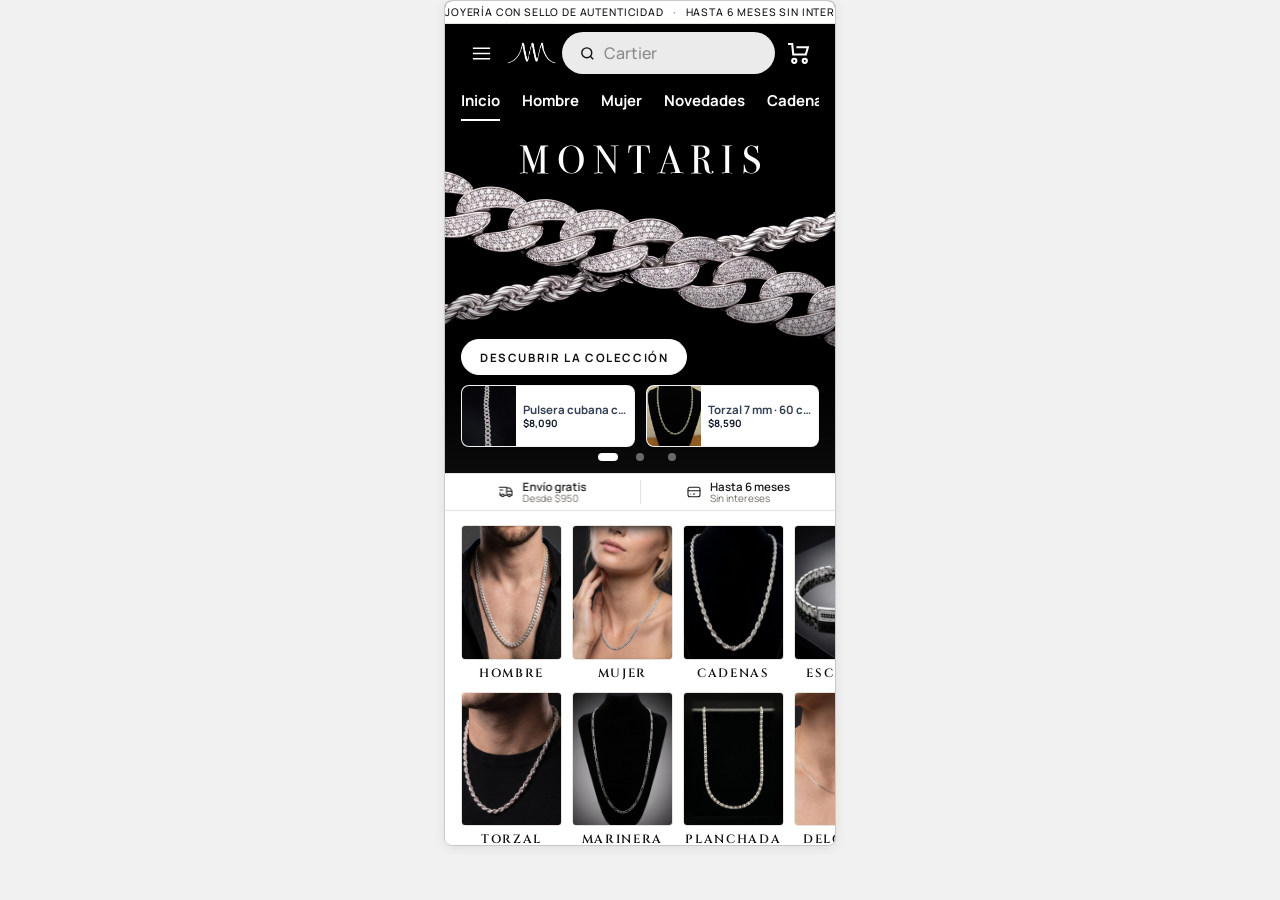
<file: movil.html>
<!doctype html><html lang="es"><head><meta charset="utf-8"><meta name="viewport" content="width=device-width, initial-scale=1, maximum-scale=1, user-scalable=no, viewport-fit=cover"><title>Montaris · Vista celular</title><link rel="icon" href="img/favicon.png"><meta name="robots" content="noindex"><meta http-equiv="Cache-Control" content="no-store">
<style>body{margin:0;background:#f1f1f1;font-family:-apple-system,BlinkMacSystemFont,"Segoe UI",Roboto,Helvetica,Arial,sans-serif;color:#222;display:flex;flex-direction:column;align-items:center;min-height:100vh}
.barra{display:flex;gap:8px;flex-wrap:wrap;justify-content:center;padding:12px 16px;font-size:13px}
.barra a,.barra button{background:#fff;border:1px solid #c9c9c9;border-radius:999px;padding:6px 12px;font:inherit;color:#222;cursor:pointer;text-decoration:none}
.barra .on{background:#111;color:#fff;border-color:#111}
.cuadro{width:390px;height:844px;max-width:calc(100vw - 16px);background:#fff;border:1px solid #c9c9c9;border-radius:8px;box-shadow:0 2px 12px rgba(0,0,0,.08);overflow:hidden;margin-bottom:16px}
iframe{width:100%;height:100%;border:0;display:block}
small{color:#777;padding-bottom:14px}</style></head><body>
<div class="cuadro"><iframe id="f" title="Montaris en celular"></iframe></div>
<script>const V=Date.now();const f0=document.getElementById('f');f0.src='index.html?v='+V;</script>
</body></html>
</file>
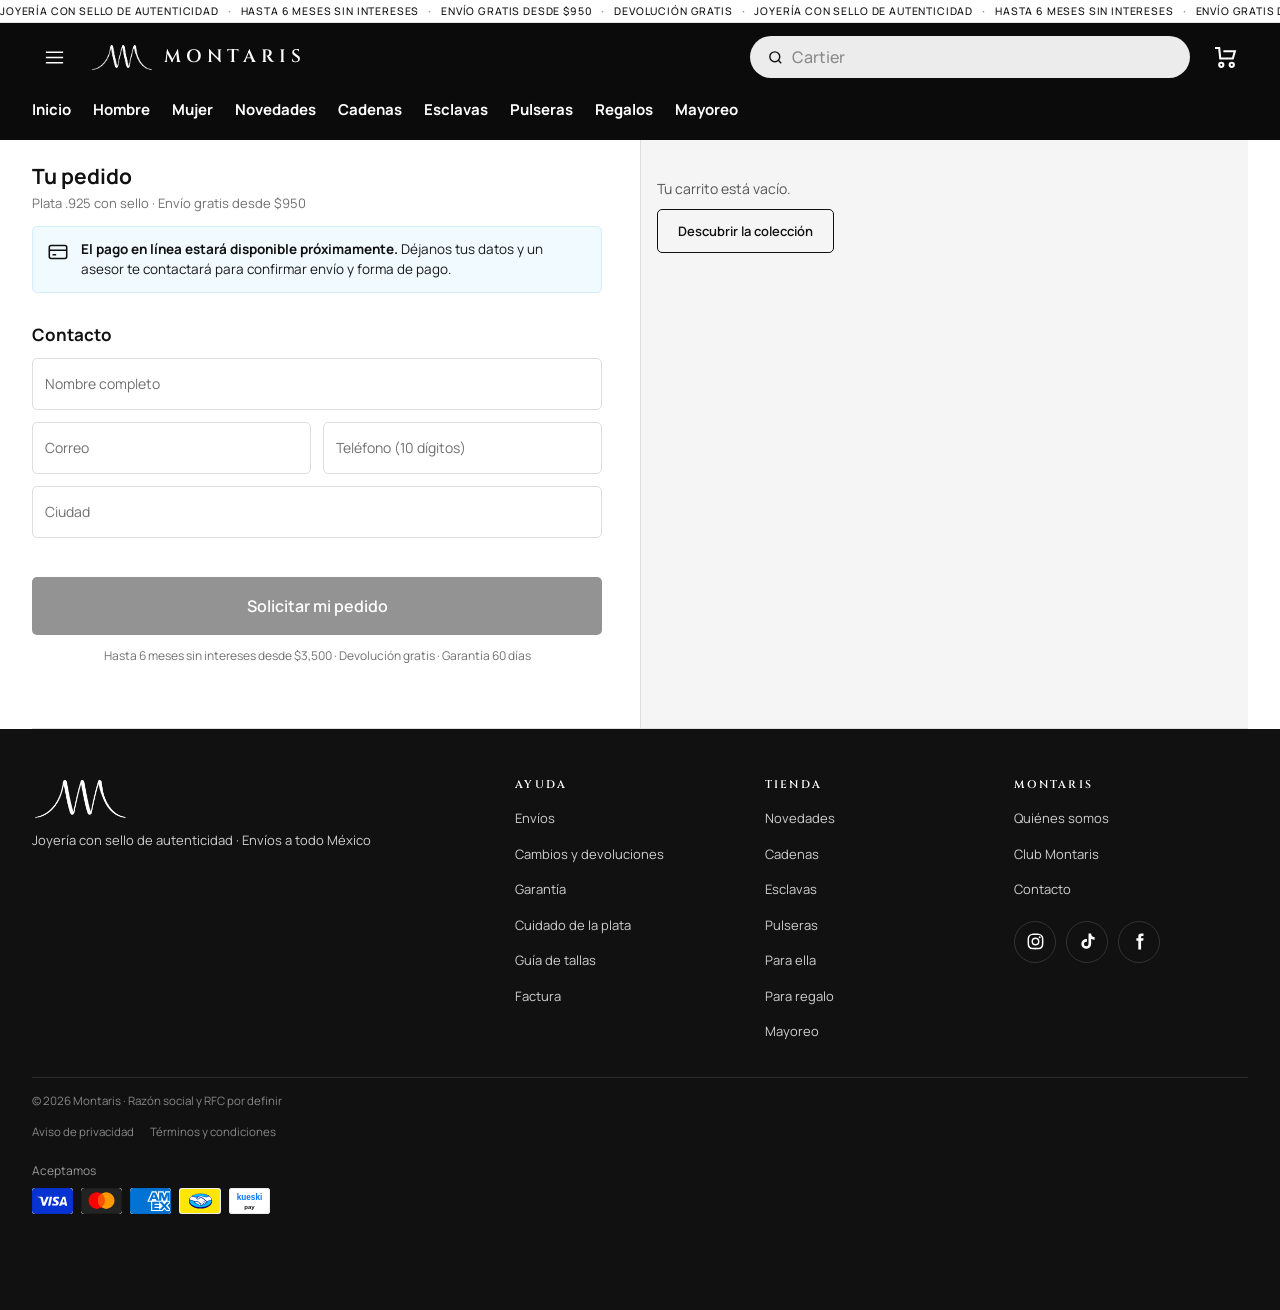
<file: pago.html>
<!doctype html>
<html lang="es">
<head>
<meta charset="utf-8">
<meta name="viewport" content="width=device-width, initial-scale=1, maximum-scale=1, user-scalable=no, viewport-fit=cover">
<title>Tu pedido · Montaris</title>
<meta name="description" content="Joyería de plata .925 con sello. Envío gratis desde $950 a todo México.">
<link rel="icon" href="img/favicon.png">
<link rel="preconnect" href="https://fonts.googleapis.com">
<link rel="stylesheet" href="https://fonts.googleapis.com/css2?family=Archivo:wdth,wght@112,700;125,800&family=Cinzel:wght@600;700&family=Manrope:wght@400;500;600;700;800&display=swap">
<link rel="stylesheet" href="menu.css?v=1792945811">
<style>
html,body{overflow-x:clip}body{touch-action:pan-y}

/* ===== base, barra, header y pie (iguales a index.html) ===== */
:root{
  --bg:#ffffff; --bg-2:#f6f6f4; --bg-3:#efefec; --line:#e4e4e1;
  --ink:#111111; --ink-2:#555559; --ink-3:#86868a; --crema:#f5f2ec;
  --f-logo:"Cinzel",Georgia,serif; --f-serif:"Cinzel",Georgia,serif;
  --f-disp:"Archivo","Arial Narrow",Arial,sans-serif;
  --f-txt:"Manrope",system-ui,-apple-system,sans-serif;
  --ease:cubic-bezier(.23,1,.32,1);
  color-scheme:light;
}
*{box-sizing:border-box}
html{overflow-x:clip}
body{margin:0;background:var(--bg);color:var(--ink);font-family:var(--f-txt);font-size:15px;line-height:1.5;-webkit-font-smoothing:antialiased}
a{color:inherit;text-decoration:none}
img{display:block;max-width:100%}
button,select{font:inherit;color:inherit}
h1,h2,h3{margin:0;text-wrap:balance}
:focus-visible{outline:2px solid var(--ink);outline-offset:3px}
.wrap{max-width:1320px;margin:0 auto;padding-inline:16px}
@media (min-width:900px){.wrap{padding-inline:32px}}

.bar{background:#fff;color:#111;overflow:hidden;border-bottom:1px solid #e4e4e1}
.bar ul{display:flex;gap:40px;margin:0;padding:4px 0;list-style:none;white-space:nowrap;width:max-content;font:500 10.5px var(--f-txt);letter-spacing:.08em;text-transform:uppercase;animation:corre 40s linear infinite}
.bar li::after{content:"•";margin-left:40px;color:#9a9a9a}
@keyframes corre{to{transform:translateX(-50%)}}
/* header oscuro fijo arriba, como la ficha de Boxroom */
.hdr{position:sticky;top:0;z-index:40;background:#0b0b0b;color:#fff;box-shadow:0 1px 0 rgba(255,255,255,.08)}
.hdr{transition:background-color .3s ease,color .3s ease,box-shadow .3s ease}
@media (prefers-reduced-motion:reduce){.hdr{transition:none}}
.row{display:flex;align-items:center;gap:4px;height:58px}
@media (max-width:420px){.row .ib{width:40px}}
.ib{display:grid;place-items:center;width:44px;height:44px;border:0;background:none;cursor:pointer;flex:none;position:relative;color:inherit}
.ib svg{width:23px;height:23px;stroke:currentColor;fill:none;stroke-width:1.7}
.ib .n{position:absolute;top:5px;right:3px;min-width:17px;height:17px;border-radius:9px;background:currentColor;font:800 10px/17px var(--f-txt);text-align:center}
.ib .n i{font-style:normal;color:#111}
.brand{display:flex;align-items:center;gap:10px;flex:none}
.brand img{height:24px;width:auto}
.brand b{display:none;font:600 18px/1 var(--f-logo);letter-spacing:.28em}
.buscar{flex:1 1 0;min-width:0;display:flex;align-items:center;gap:8px;height:42px;padding:0 16px;border-radius:999px;background:rgba(255,255,255,.92);border:1px solid transparent;color:#111}
.buscar svg{width:17px;height:17px;stroke:#111;fill:none;stroke-width:2;flex:none}
.buscar input{flex:1;min-width:0;text-overflow:ellipsis;border:0;background:none;outline:none;font:500 16px var(--f-txt);color:#111}
.buscar input::placeholder{color:#8a8a8a}
.tabs{display:flex;gap:22px;overflow-x:auto;scrollbar-width:none;font:700 15px var(--f-txt);padding-bottom:10px}
.tabs::-webkit-scrollbar{display:none}
.tabs a{flex:none;position:relative;padding:8px 0 10px}
.tabs a::after{content:"";position:absolute;left:0;right:0;bottom:0;height:2px;background:currentColor;transform:scaleX(0);transform-origin:left;transition:transform .25s var(--ease)}
.tabs a.on::after{transform:scaleX(1)}
@media (hover:hover){.tabs a:hover::after{transform:scaleX(1)}}
@media (min-width:900px){.brand b{display:block}.brand img{height:29px}.row{height:68px;gap:14px}.buscar{max-width:440px;margin-left:auto}}

footer{background:#111;color:#cfcfcf;padding-block:48px calc(96px + env(safe-area-inset-bottom,0px));font-size:13px}
.ft{display:grid;grid-template-columns:1fr 1fr;gap:26px}
.ft h4{margin:0 0 10px;font:600 11px var(--f-serif);letter-spacing:.2em;text-transform:uppercase;color:#fff}
.ft ul{list-style:none;margin:0;padding:0;display:grid;gap:11px}
.ft ul a{display:inline-block;padding-block:4px}
.pagos{display:flex;flex-wrap:wrap;gap:8px;margin-top:22px}
.pagos img{height:26px;width:auto;border-radius:3px;background:#fff}
.redes{display:flex;gap:10px;margin-top:18px}
.redes a{display:grid;place-items:center;width:42px;height:42px;border:1px solid #333;border-radius:50%}
.redes svg{width:19px;height:19px;fill:#fff}
.legal{border-top:1px solid #2a2a2a;margin-top:24px;padding-top:16px;font-size:11.5px;color:#888;display:grid;gap:8px}
.legal nav{display:flex;flex-wrap:wrap;gap:6px 16px}
.legal nav a{display:inline-block;padding:8px 0}
@media (min-width:900px){.ft{grid-template-columns:2fr 1fr 1fr 1fr}}
@media (prefers-reduced-motion:reduce){.bar ul{animation:none}*{transition:none!important}}

/* ===== pago (resumen como el del pago de Boxroom) ===== */
.ck{display:grid;padding:0 0 56px}
@media (min-width:1000px){.ck{grid-template-columns:minmax(0,1fr) minmax(0,1fr);gap:0;padding:0;border-bottom:1px solid #dedede}.ck-f{padding:38px 38px 64px 0}.ck-r{order:2;padding:38px 0 64px 38px;border-left:1px solid #dedede;background:#f5f5f5;box-shadow:100vw 0 0 #f5f5f5}}
/* barra "Mostrar resumen" en celular */
.ck-tg{display:flex;align-items:center;justify-content:space-between;gap:12px;width:calc(100% + 32px);margin:0 -16px;padding:16px;border:0;border-bottom:1px solid #dedede;background:#f5f5f5;cursor:pointer;font:400 14px var(--f-txt);color:#111;text-align:left}
.ck-tg span{display:inline-flex;align-items:center;gap:8px;color:#111;text-decoration:underline;text-underline-offset:3px}
.ck-tg svg{width:18px;height:18px;stroke:currentColor;stroke-width:1.8;fill:none}
.ck-tg .fl{width:12px;height:12px;transition:transform .2s}
.ck-tg[aria-expanded="true"] .fl{transform:rotate(180deg)}
.ck-tg b{font:700 17px var(--f-txt)}
.ck-r{background:#f5f5f5;margin:0 -16px;padding:0 16px}
.ck-r[hidden]{display:none}
@media (min-width:1000px){.ck-tg{display:none}.ck-r,.ck-r[hidden]{display:block;margin:0}}
.ck-in{padding:18px 0 22px}
.ck-li{list-style:none;margin:0;padding:0;display:grid;gap:14px}
.ck-li li{display:grid;grid-template-columns:64px 1fr auto;gap:14px;align-items:center}
.ck-im{position:relative;width:64px;height:64px;border:1px solid rgba(0,0,0,.1);border-radius:8px;background:#fff}
.ck-im img{width:100%;height:100%;object-fit:cover;border-radius:7px}
.ck-im b{position:absolute;top:-8px;right:-8px;min-width:21px;height:21px;padding:0 6px;border-radius:11px;background:rgba(0,0,0,.65);color:#fff;font:600 12px/21px var(--f-txt);text-align:center}
.ck-li a{font:500 14px/1.35 var(--f-txt);color:#111}
.ck-li small{display:block;font:400 12px var(--f-txt);color:#707070}
.ck-li .del{display:inline-block;margin-top:2px;padding:4px 0;border:0;background:none;font:400 12px var(--f-txt);color:#707070;text-decoration:underline;cursor:pointer}
.ck-li .pz{font:400 13px var(--f-txt);color:#111;white-space:nowrap}
.ck-tt{display:grid;gap:8px;margin-top:20px;font:400 14px var(--f-txt);color:#111}
.ck-tt div{display:flex;justify-content:space-between;gap:12px}
.ck-tt .gr{margin-top:6px;align-items:baseline;font:700 19px var(--f-txt)}
.ck-tt .gr small{margin-right:6px;font:400 12px var(--f-txt);color:#707070}
.ck-ok{display:grid;grid-template-columns:repeat(2,minmax(0,1fr));gap:8px;margin-top:18px}
.ck-ok div{padding:10px;border:1px solid #dedede;border-radius:5px;background:#fff;text-align:center;font:600 12px/1.3 var(--f-txt)}
.ck-ok small{display:block;font:400 11px var(--f-txt);color:#707070}
.vac{padding:6px 0;color:#555;font-size:14px}
.vac a{display:inline-flex;align-items:center;margin-top:10px;height:44px;padding:0 20px;border:1px solid #111;border-radius:5px;color:#111;font:600 13px var(--f-txt)}
/* formulario */
.ck-f{padding-top:22px}
.ck-f h1{margin:0 0 4px;font:700 21px var(--f-txt);color:#111}
.ck-f .sub{margin:0 0 14px;font:400 13px var(--f-txt);color:#707070}
.pronto{display:flex;gap:12px;align-items:flex-start;margin:0 0 20px;padding:13px 14px;border:1px solid #d5eefb;border-radius:5px;background:#f0faff;font:400 13.5px/1.45 var(--f-txt);color:#1a1a1a}
.pronto svg{width:22px;height:22px;flex:none;stroke:#111;stroke-width:1.7;fill:none;margin-top:1px}
.pronto b{color:#111}
.frm{display:grid;gap:12px}
.frm h2{margin:10px 0 0;font:700 17px var(--f-txt);color:#111}
.fl-in{position:relative}
.fl-in input{width:100%;height:52px;padding:20px 12px 6px;border:1px solid #dedede;border-radius:5px;background:#fff;color:#111;font:400 16px var(--f-txt)}
.fl-in label{position:absolute;left:13px;top:16px;font:400 14px var(--f-txt);color:#707070;pointer-events:none;transition:all .15s}
.fl-in input:focus{outline:none;border-color:#111;box-shadow:0 0 0 1px #111}
.fl-in input:focus+label,.fl-in input:not(:placeholder-shown)+label{top:6px;font-size:12px}
.frm .err{min-height:1.2em;margin:0;font:600 12.5px var(--f-txt);color:#c00}
.frm button{height:58px;border:0;border-radius:5px;background:#111;color:#fff;font:600 16px var(--f-txt);cursor:pointer}
.frm button[disabled]{opacity:.45;cursor:not-allowed}
.frm .nota{margin:0;font:400 12px var(--f-txt);color:#707070;text-align:center}
@media (min-width:600px){.frm .par{display:grid;grid-template-columns:1fr 1fr;gap:12px}}
.frm .par{display:grid;gap:12px}
.gracias{padding:28px 20px;border:1px solid #dedede;border-radius:5px;text-align:center}
.gracias h2{font:700 19px/1.25 var(--f-txt);margin-bottom:8px}
.gracias p{margin:0;color:#555}
.gracias a{display:inline-flex;align-items:center;margin-top:16px;height:48px;padding:0 24px;background:#111;color:#fff;border-radius:5px;font:600 14px var(--f-txt)}

/* pie (M): marca centrada en celular, columnas al ras, logos de pago */
.ft{align-items:start}
.ft .ft-m{grid-column:1/-1;text-align:center;display:grid;justify-items:center;gap:12px}
.ft .ft-m p{margin:0;max-width:34ch}
.ft h4{margin-top:0}
.pagos{justify-content:center;align-items:center}
.pagos img{height:26px;width:auto}
@media (min-width:900px){.ft .ft-m{grid-column:auto;text-align:left;justify-items:start}.pagos{justify-content:flex-start}}

/* buscador: palabra que rota (M) */
.buscar{position:relative}
.buscar .ph{position:absolute;left:41px;right:16px;top:0;bottom:0;overflow:hidden;pointer-events:none;color:#8a8a8a;font:500 16px var(--f-txt)}
.buscar .ph i{position:absolute;left:0;right:0;top:50%;font-style:normal;white-space:nowrap;overflow:hidden;text-overflow:ellipsis;line-height:22px;margin-top:-11px;transform:translateY(0);opacity:1;transition:transform .45s ease,opacity .45s ease}
.buscar .ph i.sube{transform:translateY(-130%);opacity:0}
.buscar .ph i.abajo{transform:translateY(130%);opacity:0;transition:none}
.buscar.lleno .ph{display:none}
@media (prefers-reduced-motion:reduce){.buscar .ph i{transition:none}}

/* Q: barra de anuncios pegada (punto en medio, ~18px) */
.bar ul{gap:0;animation-duration:34s}
.bar li{display:flex;align-items:center}
.bar li::after{content:"\00B7";margin:0 9px;color:#9a9a9a;font-weight:800}
/* Q: pie (igual en todas las páginas) */
.pie .pie-g{display:grid;grid-template-columns:1fr 1fr;gap:28px 16px;align-items:start}
.pie .pie-top{grid-column:1/-1;display:grid;gap:10px;justify-items:center;text-align:center}
.pie .pie-top img{height:44px;width:auto}
.pie .pie-top p{margin:0;font-size:13px;color:#cfcfcf}
.pie h4{margin:0 0 10px;font:600 11px var(--f-serif);letter-spacing:.2em;text-transform:uppercase;color:#fff}
.pie ul{list-style:none;margin:0;padding:0;display:grid;gap:2px}
.pie ul a{display:inline-block;padding-block:7px}
.pie .pie-m{grid-column:1/-1;display:grid;grid-template-columns:1fr 1fr;column-gap:16px;align-items:start}
.pie .pie-m h4{grid-column:1/-1}
.pie .redes{display:flex;gap:10px;margin:0}
.pie .redes a{display:grid;place-items:center;width:42px;height:42px;border:1px solid #333;border-radius:50%}
.pie .redes svg{width:19px;height:19px;fill:#fff}
.pie .legal{border-top:1px solid #2a2a2a;margin-top:28px;padding-top:14px;font-size:11.5px;color:#888;display:grid;gap:6px}
.pie .pagos{display:flex;flex-wrap:wrap;justify-content:flex-start;align-items:center;gap:8px;margin-top:14px}
.pie .pagos span{flex:0 0 100%;font-size:12px;color:#9a9a9a}
.pie .pagos img{height:26px;width:auto;border-radius:3px;background:#fff}
@media (min-width:900px){.pie .pie-g{grid-template-columns:2fr 1fr 1fr 1fr}.pie .pie-top{grid-column:auto;justify-items:start;text-align:left}.pie .pie-m{grid-column:auto;display:block}.pie .redes{margin-top:14px}}
</style>
</head>
<body>

<header class="hdr" id="hdr">
<div class="bar" aria-label="Avisos"><ul>
  <li>Joyería con sello de autenticidad</li><li>Hasta 6 meses sin intereses</li><li>Envío gratis desde $950</li><li>Devolución gratis</li>
  <li aria-hidden="true">Joyería con sello de autenticidad</li><li aria-hidden="true">Hasta 6 meses sin intereses</li><li aria-hidden="true">Envío gratis desde $950</li><li aria-hidden="true">Devolución gratis</li>
  <li aria-hidden="true">Joyería con sello de autenticidad</li><li aria-hidden="true">Hasta 6 meses sin intereses</li><li aria-hidden="true">Envío gratis desde $950</li><li aria-hidden="true">Devolución gratis</li>
  <li aria-hidden="true">Joyería con sello de autenticidad</li><li aria-hidden="true">Hasta 6 meses sin intereses</li><li aria-hidden="true">Envío gratis desde $950</li><li aria-hidden="true">Devolución gratis</li>
</ul></div>
  <div class="wrap">
    <div class="row">
      <button class="ib" type="button" id="btn-menu" aria-label="Abrir menú" aria-expanded="false"><svg viewBox="0 0 24 24"><path d="M3 6.5h18M3 12h18M3 17.5h18"/></svg></button>
      <a class="brand" href="index.html" aria-label="Montaris, inicio"><img src="img/logo-mm-blanco.png" alt="" width="53" height="24"><b>MONTARIS</b></a>
      <form class="buscar" role="search" id="buscar" action="coleccion.html"><svg viewBox="0 0 24 24"><circle cx="11" cy="11" r="7"/><path d="m20 20-4-4"/></svg><input id="q" name="q" type="search" placeholder="Cartier" aria-label="Buscar piezas"></form>
      <button class="ib" type="button" id="btn-bolsa" aria-label="Carrito"><svg viewBox="0 0 21 20" style="width:22px;height:21px"><path d="M0 1H4L5 11H17L19 4H8" fill="none" stroke="currentColor" stroke-width="2"/><circle cx="6" cy="17" r="2" fill="none" stroke="currentColor" stroke-width="2"/><circle cx="16" cy="17" r="2" fill="none" stroke="currentColor" stroke-width="2"/></svg><span class="n"><i id="n">0</i></span></button>
    </div>
    <nav class="tabs" aria-label="Categorías" id="tabs"><a href="index.html">Inicio</a><a href="coleccion.html?c=hombre" data-c="hombre">Hombre</a><a href="coleccion.html?c=mujer" data-c="mujer">Mujer</a><a href="coleccion.html?c=novedades" data-c="novedades">Novedades</a><a href="coleccion.html?c=cadenas" data-c="cadenas">Cadenas</a><a href="coleccion.html?c=esclavas" data-c="esclavas">Esclavas</a><a href="coleccion.html?c=pulseras" data-c="pulseras">Pulseras</a><a href="coleccion.html?c=regalos" data-c="regalos">Regalos</a><a href="index.html#mayoreo">Mayoreo</a></nav>
  </div>
</header>
<div id="menu-root"></div>

<main id="main"><div class="wrap">
  <div class="ck">
    <button class="ck-tg" type="button" id="ck-tg" aria-expanded="false" aria-controls="ck-r"><span><svg viewBox="0 0 21 20"><path d="M0 1H4L5 11H17L19 4H8"/><circle cx="6" cy="17" r="2"/><circle cx="16" cy="17" r="2"/></svg><em style="font-style:normal" id="ck-tgt">Mostrar resumen del pedido</em><svg class="fl" viewBox="0 0 24 24"><path d="m6 9 6 6 6-6"/></svg></span><b id="ck-tot"></b></button>
    <aside class="ck-r" id="ck-r" hidden aria-label="Resumen del pedido"><div class="ck-in" id="lista"></div></aside>
    <div class="ck-f" id="zona">
      <h1>Tu pedido</h1>
      <p class="sub">Plata .925 con sello · Envío gratis desde $950</p>
      <div class="pronto"><svg viewBox="0 0 24 24"><rect x="2.5" y="5" width="19" height="14" rx="2"/><path d="M2.5 10h19M6 15h4"/></svg><div><b>El pago en línea estará disponible próximamente.</b> Déjanos tus datos y un asesor te contactará para confirmar envío y forma de pago.</div></div>
      <form class="frm" id="frm" novalidate>
        <h2>Contacto</h2>
        <div class="fl-in"><input id="f-nom" name="nombre" autocomplete="name" placeholder=" " required><label for="f-nom">Nombre completo</label></div>
        <div class="par">
          <div class="fl-in"><input id="f-mail" name="correo" type="email" autocomplete="email" placeholder=" " required><label for="f-mail">Correo</label></div>
          <div class="fl-in"><input id="f-tel" name="tel" type="tel" inputmode="numeric" autocomplete="tel" placeholder=" " required><label for="f-tel">Teléfono (10 dígitos)</label></div>
        </div>
        <div class="fl-in"><input id="f-cd" name="ciudad" autocomplete="address-level2" placeholder=" " required><label for="f-cd">Ciudad</label></div>
        <p class="err" id="err" role="alert"></p>
        <button type="submit" id="enviar">Solicitar mi pedido</button>
        <p class="nota">Hasta 6 meses sin intereses desde $3,500 · Devolución gratis · Garantía 60 días</p>
      </form>
    </div>
  </div>
</div></main>

<footer id="ayuda" class="pie"><div class="wrap">
  <div class="pie-g">
    <div class="pie-top"><img src="img/logo-mm-blanco.png" alt="Montaris" width="97" height="44"><p>Joyería con sello de autenticidad · Envíos a todo México</p></div>
    <div><h4>Ayuda</h4><ul><li><a href="index.html#faq">Envíos</a></li><li><a href="index.html#faq">Cambios y devoluciones</a></li><li><a href="index.html#faq">Garantía</a></li><li><a href="index.html#faq">Cuidado de la plata</a></li><li><a href="index.html#faq">Guía de tallas</a></li><li><a href="index.html#faq">Factura</a></li></ul></div>
    <div><h4>Tienda</h4><ul><li><a href="coleccion.html?c=novedades">Novedades</a></li><li><a href="coleccion.html?c=cadenas">Cadenas</a></li><li><a href="coleccion.html?c=esclavas">Esclavas</a></li><li><a href="coleccion.html?c=pulseras">Pulseras</a></li><li><a href="coleccion.html?c=mujer">Para ella</a></li><li><a href="coleccion.html?c=regalos">Para regalo</a></li><li><a href="index.html#mayoreo">Mayoreo</a></li></ul></div>
    <div class="pie-m"><h4>Montaris</h4><ul><li><a href="index.html#qs">Quiénes somos</a></li><li><a href="index.html#club" data-club>Club Montaris</a></li><li><a href="index.html#ayuda">Contacto</a></li></ul><div class="redes"><a href="#" aria-label="Instagram"><svg viewBox="0 0 24 24"><path d="M12 7a5 5 0 1 0 0 10 5 5 0 0 0 0-10zm0 8.2a3.2 3.2 0 1 1 0-6.4 3.2 3.2 0 0 1 0 6.4zM17.3 5.5a1.2 1.2 0 1 0 0 2.4 1.2 1.2 0 0 0 0-2.4zM12 2c-2.7 0-3 0-4.1.1C4.7 2.2 2.2 4.7 2.1 7.9 2 9 2 9.3 2 12s0 3 .1 4.1c.1 3.2 2.6 5.7 5.8 5.8 1.1.1 1.4.1 4.1.1s3 0 4.1-.1c3.2-.1 5.7-2.6 5.8-5.8.1-1.1.1-1.4.1-4.1s0-3-.1-4.1c-.1-3.2-2.6-5.7-5.8-5.8C15 2 14.7 2 12 2zm0 1.8c2.7 0 3 0 4 .1 2.4.1 3.9 1.6 4 4 .1 1 .1 1.3.1 4s0 3-.1 4c-.1 2.4-1.6 3.9-4 4-1 .1-1.3.1-4 .1s-3 0-4-.1c-2.4-.1-3.9-1.6-4-4-.1-1-.1-1.3-.1-4s0-3 .1-4c.1-2.4 1.6-3.9 4-4 1-.1 1.3-.1 4-.1z"/></svg></a><a href="#" aria-label="TikTok"><svg viewBox="0 0 24 24"><path d="M16.6 2h-3.3v13.1a2.9 2.9 0 1 1-2.9-2.9c.3 0 .6 0 .9.1V8.9a6.2 6.2 0 1 0 5.3 6.2V8.4a7.8 7.8 0 0 0 4.4 1.4V6.5a4.5 4.5 0 0 1-4.4-4.5z"/></svg></a><a href="#" aria-label="Facebook"><svg viewBox="0 0 24 24"><path d="M14 8V6.3c0-.8.2-1.3 1.4-1.3H17V2h-2.6C11.3 2 10.5 3.6 10.5 6v2H8v3h2.5v11H14V11h2.7l.4-3z"/></svg></a></div></div>
  </div>
  <div class="legal"><span>© 2026 Montaris · Razón social y RFC por definir</span><nav><a href="index.html#faq">Aviso de privacidad</a><a href="index.html#faq">Términos y condiciones</a></nav></div>
  <div class="pagos" aria-label="Formas de pago"><span>Aceptamos</span><img src="pay/visa.svg" alt="Visa"><img src="pay/master.svg" alt="Mastercard"><img src="pay/american_express.svg" alt="American Express"><img src="pay/mercado_pago.svg" alt="Mercado Pago"><img src="pay/kueski.svg" alt="Kueski Pay"></div>
</div></footer>

<script src="catalogo.js?v=1792945811" charset="utf-8"></script>
<script src="bolsa.js?v=1792945811" charset="utf-8"></script>
<script src="menu.js?v=1792945811" charset="utf-8"></script>
<script>
function MXN(n){ return '$' + Math.round(n).toLocaleString('es-MX'); }
function MSI(n){ return '$' + (Math.round(n * 100) / 100).toLocaleString('es-MX', { minimumFractionDigits: 2, maximumFractionDigits: 2 }); }
(function(){
  function esc(s){ return String(s == null ? '' : s).replace(/[&<>"]/g, function(c){ return {'&':'&amp;','<':'&lt;','>':'&gt;','"':'&quot;'}[c]; }); }
  var lista = document.getElementById('lista'), btn = document.getElementById('enviar');
  var tg = document.getElementById('ck-tg'), rs = document.getElementById('ck-r'), tgt = document.getElementById('ck-tgt');
  tg.addEventListener('click', function(){ var on = tg.getAttribute('aria-expanded') !== 'true'; tg.setAttribute('aria-expanded', on); rs.hidden = !on; tgt.textContent = on ? 'Ocultar resumen del pedido' : 'Mostrar resumen del pedido'; });
  function pintar(){
    var its = Bolsa.items(), n = Bolsa.contar();
    var sub = its.reduce(function(s, it){ return s + (it.precio || 0) * it.cantidad; }, 0);
    document.getElementById('ck-tot').textContent = its.length ? MXN(sub) : '';
    btn.disabled = !its.length;
    if (!its.length) { lista.innerHTML = '<p class="vac">Tu carrito está vacío.<br><a href="coleccion.html?c=cadenas">Descubrir la colección</a></p>'; return; }
    lista.innerHTML = '<ul class="ck-li">' + its.map(function(it, i){
      return '<li><div class="ck-im"><img src="' + esc(it.foto) + '" alt=""><b>' + it.cantidad + '</b></div><div><a href="producto.html?id=' + encodeURIComponent(it.id) + '">' + esc(it.nombre) + '</a><small>' + (it.largo ? 'Largo: ' + esc(it.largo) : 'Plata .925') + '</small><button class="del" type="button" data-i="' + i + '">Quitar</button></div><span class="pz">' + (it.precio != null ? MXN(it.precio * it.cantidad) : '') + '</span></li>';
    }).join('') + '</ul>' +
    '<div class="ck-tt"><div><span>Subtotal · ' + n + (n > 1 ? ' piezas' : ' pieza') + '</span><span>' + MXN(sub) + '</span></div><div><span>Envío</span><span>' + (sub >= 950 ? 'Gratis' : 'Gratis desde $950') + '</span></div><div class="gr"><span>Total</span><span><small>MXN</small>' + MXN(sub) + '</span></div></div>' +
    '<div class="ck-ok"><div>' + (sub >= 3500 ? '6 meses de ' + MSI(sub / 6) + '<small>sin intereses</small>' : sub >= 1500 ? '3 meses de ' + MSI(sub / 3) + '<small>sin intereses</small>' : 'Mercado Pago<small>o Kueski Pay</small>') + '</div><div>Garantía<small>60 días</small></div><div>Devolución<small>gratis</small></div><div>Kit de limpieza<small>incluido</small></div></div>';
  }
  lista.addEventListener('click', function(e){ var b = e.target.closest('.del'); if (b) Bolsa.quitar(+b.dataset.i); });
  document.addEventListener('bolsa:cambio', pintar);
  pintar();

  /* no envía a ningún lado todavía */
  document.getElementById('frm').addEventListener('submit', function(e){
    e.preventDefault();
    var f = e.target, err = document.getElementById('err');
    if (!Bolsa.contar()) { err.textContent = 'Tu carrito está vacío.'; return; }
    if (f.nombre.value.trim().length < 3) { err.textContent = 'Ingresa tu nombre completo.'; f.nombre.focus(); return; }
    if (!/^\S+@\S+\.\S+$/.test(f.correo.value)) { err.textContent = 'Ingresa un correo válido.'; f.correo.focus(); return; }
    if (f.tel.value.replace(/\D/g, '').length < 10) { err.textContent = 'El teléfono debe tener 10 dígitos.'; f.tel.focus(); return; }
    if (f.ciudad.value.trim().length < 2) { err.textContent = 'Ingresa tu ciudad.'; f.ciudad.focus(); return; }
    err.textContent = '';
    document.getElementById('zona').innerHTML = '<div class="gracias" role="status"><h2>Gracias, recibimos tu solicitud</h2><p>Un asesor te contactará en ' + esc(f.correo.value.trim()) + ' o al ' + esc(f.tel.value.trim()) + ' para confirmar tu pedido.</p><a href="index.html">Seguir comprando</a></div>';
  });
})();

/* buscador: la palabra del placeholder rota (sube y entra la siguiente desde abajo) */
(function(){var f=document.getElementById('buscar'),q=document.getElementById('q');if(!f||!q)return;
 var W=['Cartier','Cubanas','Esclavas con placa','Torzal','Marinera','Planchada','Pulseras','Tipo Rolex','Para ella','Regalos'],k=0;
 q.setAttribute('placeholder','');var ph=document.createElement('span');ph.className='ph';ph.setAttribute('aria-hidden','true');
 var a=document.createElement('i');a.textContent=W[0];ph.appendChild(a);f.appendChild(ph);
 function est(){f.classList.toggle('lleno',document.activeElement===q||!!q.value)}
 q.addEventListener('focus',est);q.addEventListener('blur',est);q.addEventListener('input',est);est();
 setInterval(function(){if(document.hidden||f.classList.contains('lleno'))return;k=(k+1)%W.length;
  var b=document.createElement('i');b.className='abajo';b.textContent=W[k];ph.appendChild(b);
  a.classList.add('sube');var v=a;setTimeout(function(){v.remove()},500);
  b.offsetWidth;b.className='';a=b},2500)})();
/* header: siempre visible; translúcido arriba y oscuro al bajar */
(function(){const hdr=document.getElementById('hdr');let tk=false;
 function onS(){hdr.classList.toggle('solid',scrollY>40);tk=false}
 addEventListener('scroll',()=>{if(!tk){tk=true;requestAnimationFrame(onS)}},{passive:true});onS()})();
</script>
</body>
</html>
</file>
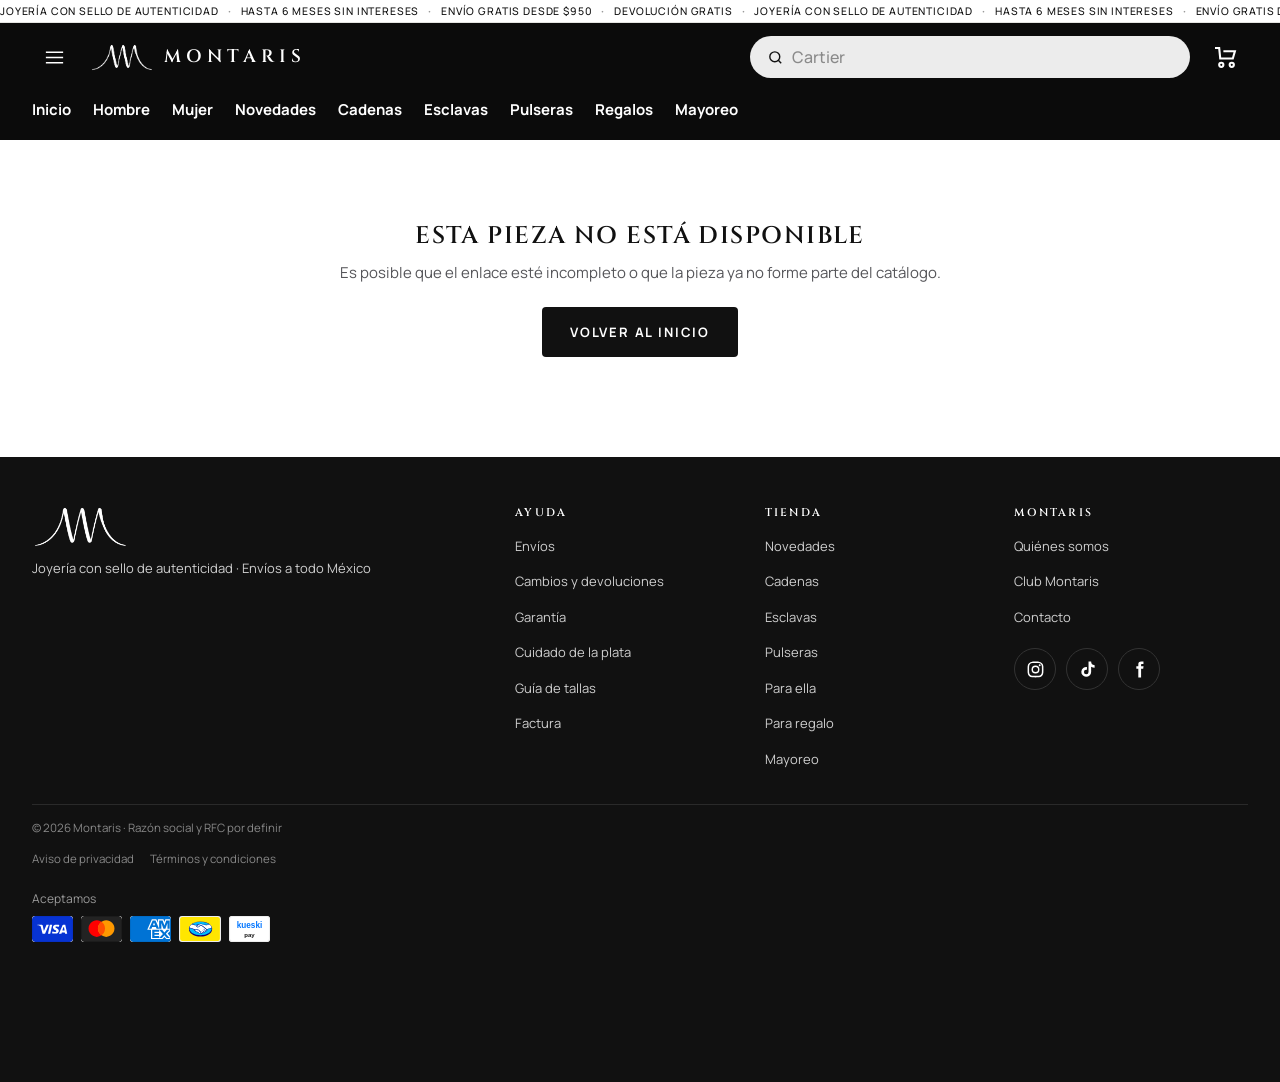
<file: producto.html>
<!doctype html>
<html lang="es">
<head>
<meta charset="utf-8">
<meta name="viewport" content="width=device-width, initial-scale=1, maximum-scale=1, user-scalable=no, viewport-fit=cover">
<title>Montaris</title>
<meta name="description" content="Joyería de plata .925 con sello. Envío gratis desde $950 a todo México.">
<link rel="icon" href="img/favicon.png">
<link rel="preconnect" href="https://fonts.googleapis.com">
<link rel="stylesheet" href="https://fonts.googleapis.com/css2?family=Archivo:wdth,wght@112,700;125,800&family=Cinzel:wght@600;700&family=Manrope:wght@400;500;600;700;800&display=swap">
<link rel="stylesheet" href="menu.css?v=1792945811">
<style>
html,body{overflow-x:clip}body{touch-action:pan-y}

/* ===== base, barra, header y pie (iguales a index.html) ===== */
:root{
  --bg:#ffffff; --bg-2:#f6f6f4; --bg-3:#efefec; --line:#e4e4e1;
  --ink:#111111; --ink-2:#555559; --ink-3:#86868a; --crema:#f5f2ec;
  --f-logo:"Cinzel",Georgia,serif; --f-serif:"Cinzel",Georgia,serif;
  --f-disp:"Archivo","Arial Narrow",Arial,sans-serif;
  --f-txt:"Manrope",system-ui,-apple-system,sans-serif;
  --ease:cubic-bezier(.23,1,.32,1);
  color-scheme:light;
}
*{box-sizing:border-box}
html{overflow-x:clip}
body{margin:0;background:var(--bg);color:var(--ink);font-family:var(--f-txt);font-size:15px;line-height:1.5;-webkit-font-smoothing:antialiased}
a{color:inherit;text-decoration:none}
img{display:block;max-width:100%}
button,select{font:inherit;color:inherit}
h1,h2,h3{margin:0;text-wrap:balance}
:focus-visible{outline:2px solid var(--ink);outline-offset:3px}
.wrap{max-width:1320px;margin:0 auto;padding-inline:16px}
@media (min-width:900px){.wrap{padding-inline:32px}}

.bar{background:#fff;color:#111;overflow:hidden;border-bottom:1px solid #e4e4e1}
.bar ul{display:flex;gap:40px;margin:0;padding:4px 0;list-style:none;white-space:nowrap;width:max-content;font:500 10.5px var(--f-txt);letter-spacing:.08em;text-transform:uppercase;animation:corre 40s linear infinite}
.bar li::after{content:"•";margin-left:40px;color:#9a9a9a}
@keyframes corre{to{transform:translateX(-50%)}}
/* header oscuro fijo arriba, como la ficha de Boxroom */
.hdr{position:sticky;top:0;z-index:40;background:#0b0b0b;color:#fff;box-shadow:0 1px 0 rgba(255,255,255,.08)}
.hdr{transition:background-color .3s ease,color .3s ease,box-shadow .3s ease}
@media (prefers-reduced-motion:reduce){.hdr{transition:none}}
.row{display:flex;align-items:center;gap:4px;height:58px}
@media (max-width:420px){.row .ib{width:40px}}
.ib{display:grid;place-items:center;width:44px;height:44px;border:0;background:none;cursor:pointer;flex:none;position:relative;color:inherit}
.ib svg{width:23px;height:23px;stroke:currentColor;fill:none;stroke-width:1.7}
.ib .n{position:absolute;top:5px;right:3px;min-width:17px;height:17px;border-radius:9px;background:currentColor;font:800 10px/17px var(--f-txt);text-align:center}
.ib .n i{font-style:normal;color:#111}
.brand{display:flex;align-items:center;gap:10px;flex:none}
.brand img{height:24px;width:auto}
.brand b{display:none;font:600 18px/1 var(--f-logo);letter-spacing:.28em}
.buscar{flex:1 1 0;min-width:0;display:flex;align-items:center;gap:8px;height:42px;padding:0 16px;border-radius:999px;background:rgba(255,255,255,.92);border:1px solid transparent;color:#111}
.buscar svg{width:17px;height:17px;stroke:#111;fill:none;stroke-width:2;flex:none}
.buscar input{flex:1;min-width:0;text-overflow:ellipsis;border:0;background:none;outline:none;font:500 16px var(--f-txt);color:#111}
.buscar input::placeholder{color:#8a8a8a}
.tabs{display:flex;gap:22px;overflow-x:auto;scrollbar-width:none;font:700 15px var(--f-txt);padding-bottom:10px}
.tabs::-webkit-scrollbar{display:none}
.tabs a{flex:none;position:relative;padding:8px 0 10px}
.tabs a::after{content:"";position:absolute;left:0;right:0;bottom:0;height:2px;background:currentColor;transform:scaleX(0);transform-origin:left;transition:transform .25s var(--ease)}
.tabs a.on::after{transform:scaleX(1)}
@media (hover:hover){.tabs a:hover::after{transform:scaleX(1)}}
@media (min-width:900px){.brand b{display:block}.brand img{height:29px}.row{height:68px;gap:14px}.buscar{max-width:440px;margin-left:auto}}

footer{background:#111;color:#cfcfcf;padding-block:48px calc(140px + env(safe-area-inset-bottom,0px));font-size:13px}
.ft{display:grid;grid-template-columns:1fr 1fr;gap:26px}
.ft h4{margin:0 0 10px;font:600 11px var(--f-serif);letter-spacing:.2em;text-transform:uppercase;color:#fff}
.ft ul{list-style:none;margin:0;padding:0;display:grid;gap:11px}
.ft ul a{display:inline-block;padding-block:4px}
.pagos{display:flex;flex-wrap:wrap;gap:8px;margin-top:22px}
.pagos img{height:26px;width:auto;border-radius:3px;background:#fff}
.redes{display:flex;gap:10px;margin-top:18px}
.redes a{display:grid;place-items:center;width:42px;height:42px;border:1px solid #333;border-radius:50%}
.redes svg{width:19px;height:19px;fill:#fff}
.legal{border-top:1px solid #2a2a2a;margin-top:24px;padding-top:16px;font-size:11.5px;color:#888;display:grid;gap:8px}
.legal nav{display:flex;flex-wrap:wrap;gap:6px 16px}
.legal nav a{display:inline-block;padding:8px 0}
@media (min-width:900px){.ft{grid-template-columns:2fr 1fr 1fr 1fr}}
@media (prefers-reduced-motion:reduce){.bar ul{animation:none}*{transition:none!important}}

/* ===== ficha (orden y medidas de la ficha de Boxroom) ===== */
.pd{display:grid;gap:18px;padding:14px 0 24px}
@media (min-width:1000px){.pd{grid-template-columns:minmax(0,1.05fr) minmax(0,1fr);gap:48px;padding:28px 0 48px}}

/* galería: foto grande que se desliza (llena su cuadro 4:5) + miniaturas abajo */
.gal{min-width:0}
@media (min-width:1000px){.gal{position:sticky;top:calc(var(--hdr-h,130px) + 20px);align-self:start}}
.gal-m{position:relative;overflow:hidden;background:#f3f3f1;aspect-ratio:4/5}
.gal-sl{display:flex;height:100%;overflow-x:auto;scroll-snap-type:x mandatory;scrollbar-width:none;-webkit-overflow-scrolling:touch}
.gal-sl::-webkit-scrollbar{display:none}
.gal-sl img{display:block;flex:0 0 100%;width:100%;height:100%;object-fit:cover;object-position:50% 50%;scroll-snap-align:start;background:#f3f3f1}
.gal-th{display:flex;gap:0;margin-top:8px;overflow-x:auto;scrollbar-width:none}
.gal-th::-webkit-scrollbar{display:none}
.gal-th button{flex:0 0 60px;height:80px;padding:2px;border:1px solid transparent;background:#fff;cursor:pointer;opacity:1}
.gal-th button img{width:100%;height:100%;object-fit:cover;background:#f3f3f1;opacity:1}
.gal-th button[aria-current="true"]{border-color:#111}
@media (min-width:1000px){.gal-th button{flex-basis:76px;height:101px}}

/* datos de arriba */
.inf{min-width:0}
.vend{display:block;font:600 12px/18px var(--f-txt);letter-spacing:1px;text-transform:uppercase;color:#282828}
.inf h1{margin:6px 0 3px;font:700 23px/1.1 var(--f-txt);letter-spacing:-.4px;text-transform:uppercase;color:#282828}
@media (min-width:1000px){.inf h1{font-size:28px}}
.cod{font:500 12px var(--f-txt);color:#8a8a8a}
.precio{margin:4px 0 0;font:400 18px/30px var(--f-txt);color:#282828}
.rate{display:inline-flex;align-items:center;gap:8px;margin-top:4px;font:400 14px var(--f-txt);color:#282828}
.rate .st{--s:14px}
.rate a{text-decoration:underline;text-underline-offset:3px}
.pills{display:flex;flex-wrap:wrap;gap:8px;margin-top:12px;padding-top:12px;border-top:1px solid #e8e8e8}
.pills span{display:inline-flex;align-items:center;gap:5px;height:30px;padding:0 9px;border-radius:0;background:#e7f6ec;color:#00733a;font:700 13px var(--f-txt)}
.pills svg{width:14px;height:14px;stroke:currentColor;stroke-width:2;fill:none}
.pills small{font:600 11.5px var(--f-txt)}
/* largo + cantidad en una fila */
.opc{display:flex;justify-content:space-between;align-items:flex-start;gap:14px;margin-top:14px}
.opc .lb{display:block;font:400 13px/22px var(--f-txt);color:#282828;margin-bottom:6px}
.opc .lb b{font-weight:400;margin-left:6px}
.sw{display:flex;flex-wrap:wrap;margin:-4px}
.sw a{display:block;margin:4px;padding:9px 11px;min-width:40px;text-align:center;border:1px solid #dfdfdf;background:#fff;font:400 13px/22px var(--f-txt);color:#282828}
.sw a[aria-current="true"]{border-color:#282828;background:#f5f5f5}
@media (hover:hover){.sw a:hover{border-color:#282828}}
.qty{display:inline-flex;align-items:center;height:40px;border:1px solid #cfcfcf;border-radius:9px;background:#fff}
.qty button{width:34px;height:36px;border:0;background:none;cursor:pointer;font:400 18px/1 var(--f-txt);color:#111;display:grid;place-items:center}
.qty input{width:56px;height:38px;border:0;background:none;text-align:center;font:600 14px var(--f-txt);color:#111;-moz-appearance:textfield}
.qty input::-webkit-inner-spin-button,.qty input::-webkit-outer-spin-button{-webkit-appearance:none;margin:0}
.urg{display:flex;align-items:center;gap:6px;margin-top:12px;font:600 11px/19px var(--f-txt);color:#141414}
.urg::before{content:"";width:6px;height:6px;border-radius:50%;background:#1fa84f;flex:none}
/* botones */
.cta{display:grid;gap:9px;margin:12px 0 5px}
.b-add,.b-buy{display:flex;align-items:center;justify-content:center;gap:8px;width:100%;height:54px;padding:0 18px;border:2px solid #1c1c1c;border-radius:3px;font:500 15px/1 var(--f-txt);letter-spacing:.04em;text-transform:uppercase;white-space:nowrap;cursor:pointer;transition:background .2s,color .2s}
.b-add{height:58px;background:#1c1c1c;color:#fff}
.b-add svg{width:20px;height:20px;fill:none;stroke:#fff;stroke-width:1.8;flex:none}
.b-buy{height:52px;background:#fff;border-color:#5cb85c;color:#1c1c1c;border-radius:6px}
.b-add:active,.b-buy:active{transform:scale(.99)}
@media (hover:hover){.b-add:hover{background:#000;border-color:#000}.b-buy:hover{background:#f1faf1}}
/* avisos */
.ship{margin:12px 0 5px;padding:11px 14px;border:1px solid #e6e6e6;border-radius:6px;background:#f7f7f7;font:400 13.5px/1.4 var(--f-txt);color:#1a1a1a}
.ship b{font-weight:700}
.prom{display:grid;grid-template-columns:repeat(3,minmax(0,1fr));gap:6px;margin:18px 0 8px;text-align:center}
.prom div{display:grid;justify-items:center;gap:8px;font:500 11.5px/1.2 var(--f-txt);color:#1a1a1a}
.prom svg{width:22px;height:22px;fill:none;stroke:#1a1a1a;stroke-width:1.6}
.mp{display:inline-flex;align-items:center;gap:10px;margin:10px 0 6px;padding:8px 14px 8px 10px;border:1px solid #e6e6e6;border-radius:6px;background:#fafafa;font:400 13.5px/1.2 var(--f-txt);color:#1a1a1a}
.mp img{height:18px;width:auto}
.mp b{font-weight:700}
.dev{margin:7px 0 5px;padding:10px 13px;border:1px solid #e0e0e0;border-radius:8px;background:#f7f7f7;font:400 13px/1.4 var(--f-txt);color:#1a1a1a}
.dev-t{display:flex;align-items:center;gap:7px;margin:0 0 6px;font:700 14px/1.4 var(--f-txt);color:#111}
.dev-t svg{width:18px;height:18px;stroke:#111;stroke-width:2;fill:none;flex:none}
.dev ul{list-style:none;margin:0;padding:0;display:grid;gap:5px}
.dev b{color:#111}
.dev-l{display:flex;flex-wrap:wrap;gap:0 18px;margin-top:4px}
.dev-l a,.dev-l button{display:flex;align-items:center;height:44px;padding:0;border:0;background:none;font:600 13px var(--f-txt);color:#111;text-decoration:underline;text-underline-offset:3px;cursor:pointer}
.strip{display:grid;grid-template-columns:repeat(2,minmax(0,1fr));gap:8px;margin:12px 0 5px}
.strip div{display:grid;justify-items:center;gap:6px;padding:10px 4px 9px;border-radius:8px;background:#f7f7f7;text-align:center;font:600 9.5px/1.15 var(--f-txt);color:#414141}
.strip svg{width:18px;height:18px;stroke:#141414;stroke-width:1.7;fill:none}
.msi{display:inline-flex;align-items:center;gap:9px;margin:7px 0;padding:7px 11px;border:1px solid #d5eefb;border-radius:9px;background:#f0faff;font:400 12px/1.3 var(--f-txt);color:#141414}
.msi svg{width:30px;height:22px;flex:none;stroke:#141414;stroke-width:1.5;fill:none}
.msi b{font-weight:700}
.msi small{display:block;font-size:10.5px;color:#8a8a8a}
.metodos{margin-top:9px;padding-top:8px;border-top:1px solid #eee}
.metodos p{margin:0 0 6px;font:500 11px var(--f-txt);color:#8a8a8a}
.metodos div{display:flex;gap:10px;align-items:center}
.metodos img{width:32px;height:20px;object-fit:contain;border:1px solid #e6e6e6;border-radius:3px;background:#fff}
.desc{margin:15px 0 0;font:400 13px/1.45 var(--f-txt);color:#2f2f2f}
.mas summary{display:inline-flex;align-items:center;gap:4px;margin-top:6px;cursor:pointer;list-style:none;font:600 12.5px var(--f-txt);color:#3483fa}
.mas summary::-webkit-details-marker{display:none}
.mas summary svg{width:12px;height:12px;stroke:currentColor;stroke-width:2.4;fill:none;transition:transform .2s}
.mas[open] summary svg{transform:rotate(180deg)}
.mas h3{margin:12px 0 8px;font:700 14.6px var(--f-txt);color:#555}
.mas ul{margin:0;padding-left:18px;display:grid;gap:0;font:400 12.5px/19px var(--f-txt);color:#555}
.mas p{margin:8px 0 0;font:400 12.5px/1.5 var(--f-txt);color:#555}
/* acordeones de la pieza */
.acc{margin-top:14px}
.acc details{border-bottom:1px solid #e8e8e8}
.acc details:first-child{border-top:1px solid #e8e8e8}
.acc summary{cursor:pointer;list-style:none;display:flex;justify-content:space-between;align-items:center;gap:12px;min-height:48px;font:700 13px var(--f-txt);color:#111}
.acc summary::-webkit-details-marker{display:none}
.acc summary::after{content:"+";font:400 20px/1 var(--f-txt);color:#111}
.acc details[open] summary::after{content:"−"}
.acc .cu{padding:0 0 14px;font:400 13px/1.5 var(--f-txt);color:#4a4a4a}
.acc .cu p{margin:0 0 6px}
.acc .cu ul{margin:0;padding-left:18px;display:grid;gap:3px}
.dudas{display:flex;align-items:center;gap:6px;margin-top:14px;padding:9px 13px;border:1px dashed #d4d4d4;border-radius:10px;font:400 11.5px var(--f-txt);color:#6f6f6f}
.dudas svg{width:16px;height:16px;stroke:#25a55d;stroke-width:2;fill:none;flex:none}
.dudas button{border:0;background:none;padding:6px 0;font:600 11.5px var(--f-txt);color:#141414;cursor:pointer}

/* reseñas (igual a "Reseñas reales" de Boxroom) */
.rv{padding:14px 0 17px;background:#fff}
.rv .h{text-align:center;margin:0 auto 10px;padding:0 14px}
.rv .k{margin:0 0 3px;font:800 11px var(--f-txt);letter-spacing:2px;text-transform:uppercase;color:#2e9e7b}
.rv .t{margin:0;font:600 22px/1.15 var(--f-serif);letter-spacing:.04em;color:#111}
.rv .sum{display:flex;align-items:center;justify-content:center;gap:8px;flex-wrap:wrap;width:fit-content;max-width:calc(100% - 28px);margin:10px auto 12px;padding:6px 16px;border:1px solid #ececec;border-radius:40px;background:#f7f7f7;box-shadow:0 4px 14px rgba(30,26,20,.06)}
.rv .sum b{font:800 17px/1 var(--f-txt);color:#111}
.rv .sum span{font-size:11px;color:#777}
.rv .stars{--s:13px}
.rv .g{display:flex;overflow-x:auto;gap:7px;scroll-snap-type:x mandatory;padding:2px 14px 8px;scrollbar-width:none;-webkit-overflow-scrolling:touch}
.rv .g::-webkit-scrollbar{display:none}
.rv .c{flex:0 0 46%;scroll-snap-align:start;display:flex;flex-direction:column;gap:5px;padding:9px 9px 8px;border:1px solid #ebe6dc;border-radius:14px;background:#fff;box-shadow:0 6px 16px rgba(30,26,20,.06)}
.rv .q{flex:1;margin:0;font:600 12.5px/1.35 var(--f-txt);color:#111}
.rv .w{display:flex;flex-wrap:wrap;align-items:center;gap:7px;border-top:1px solid #ececec;padding-top:8px}
.rv .a{display:grid;place-items:center;width:26px;height:26px;flex:0 0 26px;border-radius:50%;background:#000;color:#fff;font:700 12px var(--f-txt)}
.rv .n{margin:0;font:700 12px/1.2 var(--f-txt);color:#111;white-space:nowrap}
.rv .m{margin:0;font:400 10.5px/1.2 var(--f-txt);color:#777}
.rv .v{flex-basis:100%;display:inline-flex;align-items:center;gap:3px;white-space:nowrap;color:#007a3d;font:700 10.5px var(--f-txt)}
.rv .v svg,.ver svg{width:13px;height:13px;flex:none}
.rv .ph{width:100%;height:auto;aspect-ratio:1/1;object-fit:cover;border-radius:8px;background:#f3f3f1}
.rv .dots{display:flex;justify-content:center;gap:5px;margin-top:10px}
.rv .dots i{width:6px;height:6px;border-radius:50%;background:#d8d8d8;transition:all .25s}
.rv .dots i.on{width:16px;border-radius:4px;background:#111}
@media (min-width:700px){.rv .c{flex-basis:230px}.rv .t{font-size:24px}.rv .g{justify-content:center}}

/* también te puede gustar */
.rel{padding-block:41px 44px}
.rel h2{margin:0 0 22px;text-align:center;font:600 20px/1.1 var(--f-serif);letter-spacing:.08em;text-transform:uppercase;color:#111}
.rel-g{display:flex;gap:10px;overflow-x:auto;overscroll-behavior-x:contain;-webkit-overflow-scrolling:touch;scroll-snap-type:x proximity;scrollbar-width:none;margin-inline:-16px;padding:0 16px 4px;scroll-padding-inline:16px}
.rel-g::-webkit-scrollbar{display:none}

.rel-g>.p{flex:0 0 calc((100% - 10px)/2.2);will-change:transform;transform:translateZ(0)}
.rel-g .p .ph img{transition:none}
@media (min-width:900px){.rel-g{display:grid;grid-template-columns:repeat(4,minmax(0,1fr));gap:24px;margin:0;padding:0;overflow:visible}.rel-g>.p{will-change:auto;transform:none}}
.p{scroll-snap-align:start}
/* T: tarjeta idéntica a la de index (foto 1:1 + "+" blanco encima) */
.p{display:grid;gap:3px;align-content:start;min-width:0;cursor:pointer}
.p .ph{position:relative;aspect-ratio:1/1;overflow:hidden;background:#F2F2F2;border-radius:2px;margin-bottom:10px;transition:box-shadow .4s var(--ease)}
.p .ph a.pl{display:block;width:100%;height:100%;color:inherit}
.p .ph img{width:100%;height:100%;object-fit:cover;transition:transform .6s var(--ease)}
.p .plus{position:absolute;z-index:2;right:8px;bottom:8px;width:36px;height:36px;padding:0;border-radius:50%;background:#fff;color:#111;border:1px solid #111;box-shadow:0 2px 8px rgba(0,0,0,.12);display:grid;place-items:center;cursor:pointer;font:400 22px/1 var(--f-txt);transition:opacity .25s var(--ease),transform .25s var(--ease)}
.p .plus.ok{background:#111;color:#fff;border-color:#111}
@media (hover:hover) and (pointer:fine) and (min-width:900px){.p .plus{opacity:0;transform:translateY(6px)}.p:hover .plus{opacity:1;transform:none}.p:hover .ph{box-shadow:0 14px 34px rgba(0,0,0,.10)}.p:hover .ph img{transform:scale(1.03);transition-duration:.7s}}
.p h3{font:500 14px/1.3 var(--f-txt);color:#111;display:-webkit-box;-webkit-line-clamp:2;-webkit-box-orient:vertical;overflow:hidden;min-height:calc(2 * 1.3em)}
.p h3 a{color:inherit}
.p .ley{font:600 10.5px var(--f-txt);letter-spacing:.12em;text-transform:uppercase;color:#86868a}
.p .pr{font:600 16px var(--f-txt)}
.p .pr.pc{font:600 13px var(--f-txt);color:#555}

/* preguntas frecuentes (compactas, dos columnas, como Boxroom) */
.bfq{padding-block:36px 40px}
.bfq-l{margin:0 0 12px;font:600 9.5px var(--f-txt);letter-spacing:.12em;text-transform:uppercase;color:#aaa}
.bfq-g{display:grid;grid-template-columns:1fr 1fr;column-gap:32px}
@media (max-width:420px){.bfq-g{column-gap:18px}}
.bfq details{border-bottom:1px solid #e8e8e8}
.bfq details:nth-child(-n+2){border-top:1px solid #e8e8e8}
.bfq summary{display:flex;align-items:center;justify-content:space-between;gap:10px;padding:10px 0;min-height:44px;cursor:pointer;list-style:none;font:400 11.5px/1.3 var(--f-txt);color:#111}
.bfq summary::-webkit-details-marker{display:none}
.bfq summary i{position:relative;width:14px;height:14px;flex:none}
.bfq summary i::before,.bfq summary i::after{content:"";position:absolute;background:#111;border-radius:2px;transition:all .2s ease}
.bfq summary i::before{width:10px;height:1px;top:6.5px;left:2px}
.bfq summary i::after{width:1px;height:10px;top:2px;left:6.5px}
.bfq details[open] summary i::after{transform:scaleY(0);opacity:0}
.bfq p{margin:0;padding:0 14px 10px 0;font:400 11px/1.45 var(--f-txt);color:#666}

/* club $300 (tarjeta del registro de Boxroom) */
.club{padding-top:17px;padding-bottom:28px}
.club-c{max-width:560px;margin:0 auto;padding:28px 26px 22px;border:1px solid #ececec;border-radius:16px;background:#fff;text-align:center}
.club-k{margin:0 0 12px;font:500 11px var(--f-txt);letter-spacing:.2em;text-transform:uppercase;color:#8a8a8a}
.club h2{font:600 clamp(22px,6vw,32px)/1.1 var(--f-serif);letter-spacing:.05em;text-transform:uppercase;color:#111}
.club h2 span{display:block;color:#1fa84f}
.club-p{margin:8px auto 18px;max-width:36ch;font:400 13px/1.5 var(--f-txt);color:#666}
.reg{display:grid;gap:14px;text-align:left}
.reg label{display:grid;gap:8px;font:500 11px var(--f-txt);letter-spacing:.06em;text-transform:uppercase;color:#777}
.reg input,.reg select{width:100%;height:48px;padding:0 14px;border:1px solid #dcdcdc;border-radius:10px;background:#f7f7f7;color:#111;font:400 16px var(--f-txt);text-transform:none;letter-spacing:0}
.reg .cum{display:grid;grid-template-columns:1fr 1fr 1fr;gap:8px}
.reg button{height:50px;border:0;border-radius:10px;background:#111;color:#fff;font:600 15px var(--f-txt);cursor:pointer}
.reg-ok{margin:0;min-height:1.3em;text-align:center;font:600 13px var(--f-txt);color:#111}
.reg-s{margin:-6px 0 0;text-align:center;font:400 11px var(--f-txt);color:#aaa}

/* estamos a tus órdenes (igual a la portada) */
.qs{background:#f6f6f4;overflow:hidden;padding-block:21px 24px}
.qs-hd{text-align:center;display:grid;gap:6px;justify-items:center}
.qs-eb{display:inline-flex;align-items:center;gap:10px}
.qs-eb>svg{width:32px;height:32px}
.qs-eb>span{display:inline-flex;align-items:center;gap:8px;background:#111;color:#fff;border-radius:999px;padding:6px 12px;font:800 11px var(--f-txt);letter-spacing:.22em;text-transform:uppercase}
.qs-eb>span svg{width:14px;height:14px;fill:none;stroke:#fff;stroke-width:2}
.qs-hd h2{font:600 21px/1.15 var(--f-serif);letter-spacing:.04em}
.qs-hd p{margin:0;color:var(--ink-2);max-width:40ch;font-size:14px;line-height:1.5}
.qs .st{position:relative;margin-top:14px}
.qs .cd{position:absolute;top:0;left:50%;width:min(56vw,280px);border-radius:16px;overflow:hidden;background:#1f1f20;color:#fff;transition:transform .55s var(--ease),opacity .55s;box-shadow:0 18px 40px rgba(0,0,0,.16)}
.qs .im{aspect-ratio:4/4.4;background:#111}
.qs .im img{width:100%;height:100%;object-fit:cover}
.qs .bd{padding:12px 14px 14px}
.qs .ln{width:34px;height:3px;background:#c9cbd0;margin-bottom:8px}
.qs .bd h3{font:600 16px var(--f-serif);letter-spacing:.03em;margin-bottom:4px}
.qs .bd p{margin:0;font-size:13px;color:#c9c9c9;line-height:1.45}
.qs .nv{display:flex;align-items:center;justify-content:center;gap:18px;margin-top:10px}
.qs .nb{display:grid;place-items:center;width:40px;height:40px;border-radius:50%;border:1px solid #d6d2ca;background:#fff;cursor:pointer}
.qs .nb svg{width:18px;height:18px;fill:none;stroke:#111;stroke-width:2}
.qs .dt{display:flex;gap:2px}
.qs .dt button{width:24px;height:24px;padding:0;border:0;background:none;cursor:pointer;position:relative}
.qs .dt button::before{content:"";position:absolute;left:50%;top:50%;width:8px;height:8px;margin:-4px 0 0 -4px;border-radius:50%;background:#cfcac0;transition:all .3s}
.qs .dt button[aria-current="true"]::before{background:#111;width:20px;margin-left:-10px;border-radius:4px}
@media (min-width:900px){.qs{padding-block:56px}.qs-hd h2{font-size:26px}.qs .cd{width:min(72vw,340px)}}

/* v12: barra fija de compra (igual a Boxroom): SIEMPRE visible en celular; regalo $300 arriba y dos botones del mismo tamaño */
:root{--bx-ng:#1c1c1c;--bx-vd:#2e7d32;--bx-vd2:#43a047}
.fija{position:fixed;left:0;right:0;bottom:0;z-index:35;padding:8px 16px calc(10px + env(safe-area-inset-bottom,0px));background:#fff;border-top:1px solid #ececec;box-shadow:0 -2px 14px rgba(0,0,0,.14)}
.fija-in{display:grid;gap:7px;max-width:640px;margin:0 auto}
.fija-g{display:flex;align-items:center;justify-content:center;gap:6px;margin:0;padding:0;border:0;background:none;font:500 12.5px/1.2 var(--f-txt);color:#1a1a1a;cursor:pointer;width:100%}
.fija-g svg{width:16px;height:16px;fill:none;stroke:#1a1a1a;stroke-width:1.7;flex:none}
.fija-g b{font-weight:700}
.fija-b{display:grid;grid-template-columns:1fr 1fr;gap:10px}
.fija .f-add,.fija .f-buy{display:flex;align-items:center;justify-content:center;height:48px;padding:0 6px;border:0;border-radius:8px;font:600 12px/1 var(--f-txt);letter-spacing:.1em;text-transform:uppercase;white-space:nowrap;color:#fff;cursor:pointer}
.fija .f-add{background:var(--bx-ng)}
.fija .f-buy{background:var(--bx-vd)}
.fija .f-add:active,.fija .f-buy:active{transform:scale(.98)}
@media (hover:hover){.fija .f-add:hover{background:#000}.fija .f-buy:hover{background:#256b29}}
body{padding-bottom:calc(98px + env(safe-area-inset-bottom,0px))}
/* escritorio: como Boxroom, sin barra (los botones de la ficha quedan a la vista junto a la galería) */
@media (min-width:1000px){.fija{display:none}body{padding-bottom:0}}

.nohay{padding:80px 0 100px;text-align:center}
.nohay h1{font:600 24px var(--f-serif);letter-spacing:.06em;text-transform:uppercase;margin-bottom:10px}
.nohay p{color:var(--ink-2);margin:0 0 22px}
.nohay a{display:inline-flex;align-items:center;height:50px;padding:0 28px;background:#111;color:#fff;border-radius:4px;font:700 13px var(--f-txt);letter-spacing:.14em;text-transform:uppercase}

/* pie (M): marca centrada en celular, columnas al ras, logos de pago */
.ft{align-items:start}
.ft .ft-m{grid-column:1/-1;text-align:center;display:grid;justify-items:center;gap:12px}
.ft .ft-m p{margin:0;max-width:34ch}
.ft h4{margin-top:0}
.pagos{justify-content:center;align-items:center}
.pagos img{height:26px;width:auto}
@media (min-width:900px){.ft .ft-m{grid-column:auto;text-align:left;justify-items:start}.pagos{justify-content:flex-start}}

/* club $300 por WhatsApp (M) */
.cw{background:#0b0b0b;color:#fff;padding-block:44px}
.cw-c{max-width:560px;margin:0 auto;text-align:center}
.cw-k{margin:0 0 10px;font:600 11px var(--f-txt);letter-spacing:.24em;text-transform:uppercase;color:#bdbdbd}
.cw h2{margin:0;font:700 clamp(34px,10vw,56px)/1 var(--f-serif);letter-spacing:.04em;text-transform:uppercase;color:#fff}
.cw h2 span{display:block;margin-top:8px;font-size:.42em;letter-spacing:.12em;color:#e9e4da}
.cw-p{margin:14px auto 22px;max-width:38ch;font:400 14px/1.5 var(--f-txt);color:#cfcfcf}
.cw form{display:grid;gap:10px;text-align:left}
.cw input{width:100%;height:46px;padding:0 14px;border:0;border-radius:2px;background:#fff;color:#111;font:500 16px var(--f-txt)}
.cw button{height:50px;border:1px solid #fff;border-radius:2px;background:#fff;color:#0b0b0b;font:600 14px var(--f-txt);letter-spacing:.1em;text-transform:uppercase;cursor:pointer;transition:background .25s}
.cw button:hover,.cw button:focus-visible{background:#e9e4da;border-color:#e9e4da}
.cw-ok{margin:4px 0 0;min-height:1.3em;text-align:center;font:600 14px var(--f-txt);color:#fff}
.cw-ok.bien{color:#5be08a}
.cw-s{margin:10px 0 0;font:400 11.5px var(--f-txt);color:#8f8f8f}
@media (min-width:900px){.cw{padding-block:72px}.cw form{grid-template-columns:1fr 1fr}.cw form button,.cw-ok{grid-column:1/-1}}
.qs-logo{display:block;width:70px;height:auto;margin:0 auto 6px}

/* buscador: palabra que rota (M) */
.buscar{position:relative}
.buscar .ph{position:absolute;left:41px;right:16px;top:0;bottom:0;overflow:hidden;pointer-events:none;color:#8a8a8a;font:500 16px var(--f-txt)}
.buscar .ph i{position:absolute;left:0;right:0;top:50%;font-style:normal;white-space:nowrap;overflow:hidden;text-overflow:ellipsis;line-height:22px;margin-top:-11px;transform:translateY(0);opacity:1;transition:transform .45s ease,opacity .45s ease}
.buscar .ph i.sube{transform:translateY(-130%);opacity:0}
.buscar .ph i.abajo{transform:translateY(130%);opacity:0;transition:none}
.buscar.lleno .ph{display:none}
@media (prefers-reduced-motion:reduce){.buscar .ph i{transition:none}}

/* Q: barra de anuncios pegada (punto en medio, ~18px) */
.bar ul{gap:0;animation-duration:34s}
.bar li{display:flex;align-items:center}
.bar li::after{content:"\00B7";margin:0 9px;color:#9a9a9a;font-weight:800}
/* Q: pie (igual en todas las páginas) */
.pie .pie-g{display:grid;grid-template-columns:1fr 1fr;gap:28px 16px;align-items:start}
.pie .pie-top{grid-column:1/-1;display:grid;gap:10px;justify-items:center;text-align:center}
.pie .pie-top img{height:44px;width:auto}
.pie .pie-top p{margin:0;font-size:13px;color:#cfcfcf}
.pie h4{margin:0 0 10px;font:600 11px var(--f-serif);letter-spacing:.2em;text-transform:uppercase;color:#fff}
.pie ul{list-style:none;margin:0;padding:0;display:grid;gap:2px}
.pie ul a{display:inline-block;padding-block:7px}
.pie .pie-m{grid-column:1/-1;display:grid;grid-template-columns:1fr 1fr;column-gap:16px;align-items:start}
.pie .pie-m h4{grid-column:1/-1}
.pie .redes{display:flex;gap:10px;margin:0}
.pie .redes a{display:grid;place-items:center;width:42px;height:42px;border:1px solid #333;border-radius:50%}
.pie .redes svg{width:19px;height:19px;fill:#fff}
.pie .legal{border-top:1px solid #2a2a2a;margin-top:28px;padding-top:14px;font-size:11.5px;color:#888;display:grid;gap:6px}
.pie .pagos{display:flex;flex-wrap:wrap;justify-content:flex-start;align-items:center;gap:8px;margin-top:14px}
.pie .pagos span{flex:0 0 100%;font-size:12px;color:#9a9a9a}
.pie .pagos img{height:26px;width:auto;border-radius:3px;background:#fff}
@media (min-width:900px){.pie .pie-g{grid-template-columns:2fr 1fr 1fr 1fr}.pie .pie-top{grid-column:auto;justify-items:start;text-align:left}.pie .pie-m{grid-column:auto;display:block}.pie .redes{margin-top:14px}}
/* estrellas: siempre 5 rellenas y doradas (mismo dorado del sitio) */
.stars,.rate .st{--s:14px;display:inline-block;vertical-align:middle;width:calc(var(--s) * 5 + 8px);height:var(--s);font-size:0!important;color:transparent!important;letter-spacing:0!important;background:url("data:image/svg+xml,%3Csvg xmlns='http://www.w3.org/2000/svg' viewBox='0 0 24 24'%3E%3Cpath fill='%23c9a24d' d='M12 1.8l3.1 6.6 7.2.9-5.3 5 1.4 7.1L12 17.9l-6.4 3.5L7 14.3 1.7 9.3l7.2-.9z'/%3E%3C/svg%3E") 0 50%/calc(var(--s) + 2px) var(--s) repeat-x}
</style>
</head>
<body>

<svg width="0" height="0" style="position:absolute" aria-hidden="true"><defs>
  <symbol id="sello" viewBox="-80 -80 160 160"><circle r="76" fill="#111"/><image href="img/logo-mm-blanco.png" x="-66" y="-30" width="132" height="60"/></symbol>
  <symbol id="carrito" viewBox="0 0 21 20"><path d="M0 1H4L5 11H17L19 4H8" fill="none" stroke="currentColor" stroke-width="2"/><circle cx="6" cy="17" r="2" fill="none" stroke="currentColor" stroke-width="2"/><circle cx="16" cy="17" r="2" fill="none" stroke="currentColor" stroke-width="2"/></symbol>
</defs></svg>

<header class="hdr" id="hdr">
<div class="bar" aria-label="Avisos"><ul>
  <li>Joyería con sello de autenticidad</li><li>Hasta 6 meses sin intereses</li><li>Envío gratis desde $950</li><li>Devolución gratis</li>
  <li aria-hidden="true">Joyería con sello de autenticidad</li><li aria-hidden="true">Hasta 6 meses sin intereses</li><li aria-hidden="true">Envío gratis desde $950</li><li aria-hidden="true">Devolución gratis</li>
  <li aria-hidden="true">Joyería con sello de autenticidad</li><li aria-hidden="true">Hasta 6 meses sin intereses</li><li aria-hidden="true">Envío gratis desde $950</li><li aria-hidden="true">Devolución gratis</li>
  <li aria-hidden="true">Joyería con sello de autenticidad</li><li aria-hidden="true">Hasta 6 meses sin intereses</li><li aria-hidden="true">Envío gratis desde $950</li><li aria-hidden="true">Devolución gratis</li>
</ul></div>
  <div class="wrap">
    <div class="row">
      <button class="ib" type="button" id="btn-menu" aria-label="Abrir menú" aria-expanded="false"><svg viewBox="0 0 24 24"><path d="M3 6.5h18M3 12h18M3 17.5h18"/></svg></button>
      <a class="brand" href="index.html" aria-label="Montaris, inicio"><img src="img/logo-mm-blanco.png" alt="" width="53" height="24"><b>MONTARIS</b></a>
      <form class="buscar" role="search" id="buscar" action="coleccion.html"><svg viewBox="0 0 24 24"><circle cx="11" cy="11" r="7"/><path d="m20 20-4-4"/></svg><input id="q" name="q" type="search" placeholder="Cartier" aria-label="Buscar piezas"></form>
      <button class="ib" type="button" id="btn-bolsa" aria-label="Carrito"><svg viewBox="0 0 21 20" style="width:22px;height:21px"><path d="M0 1H4L5 11H17L19 4H8" fill="none" stroke="currentColor" stroke-width="2"/><circle cx="6" cy="17" r="2" fill="none" stroke="currentColor" stroke-width="2"/><circle cx="16" cy="17" r="2" fill="none" stroke="currentColor" stroke-width="2"/></svg><span class="n"><i id="n">0</i></span></button>
    </div>
    <nav class="tabs" aria-label="Categorías" id="tabs"><a href="index.html">Inicio</a><a href="coleccion.html?c=hombre" data-c="hombre">Hombre</a><a href="coleccion.html?c=mujer" data-c="mujer">Mujer</a><a href="coleccion.html?c=novedades" data-c="novedades">Novedades</a><a href="coleccion.html?c=cadenas" data-c="cadenas">Cadenas</a><a href="coleccion.html?c=esclavas" data-c="esclavas">Esclavas</a><a href="coleccion.html?c=pulseras" data-c="pulseras">Pulseras</a><a href="coleccion.html?c=regalos" data-c="regalos">Regalos</a><a href="index.html#mayoreo">Mayoreo</a></nav>
  </div>
</header>
<div id="menu-root"></div>

<main id="main">
  <div class="wrap" id="ficha"></div>

  <div id="extra" hidden>
  <!-- reseñas (las mismas de muestra de la portada: cambiar por reales) -->
  <section class="rv" id="resenas" aria-labelledby="rv-t">
    <div class="h"><p class="k">Reseñas reales</p><h2 class="t" id="rv-t">Lo que dicen nuestros clientes</h2></div>
    <div class="sum"><b>4.9</b><span class="stars">★★★★★</span><span>· +500 reseñas</span></div>
    <div class="g" id="rv-g">
      <article class="c"><span class="stars">★★★★★</span><p class="q">Llegó en 3 días, en su estuche. Se siente pesada.</p><div class="w"><span class="a">C</span><div><p class="n">Carlos M.</p><p class="m">Barbada 9 mm</p></div><span class="v"><svg viewBox="0 0 16 16" aria-hidden="true"><circle cx="8" cy="8" r="7" fill="#e6f4ec" stroke="#007a3d" stroke-width="1.5"/><path d="M4.8 8.3l2.1 2.1 4.3-4.5" fill="none" stroke="#007a3d" stroke-width="1.8" stroke-linecap="round" stroke-linejoin="round"/></svg>Compra verificada</span></div><img class="ph" src="img/prod/50_L-07_cadena-barbada-70cm/2.jpg" alt="" loading="lazy" width="900" height="1200"></article>
      <article class="c"><span class="stars">★★★★★</span><p class="q">La esclava está hermosa y trae su sello 925.</p><div class="w"><span class="a">A</span><div><p class="n">Andrea R.</p><p class="m">Esclava</p></div><span class="v"><svg viewBox="0 0 16 16" aria-hidden="true"><circle cx="8" cy="8" r="7" fill="#e6f4ec" stroke="#007a3d" stroke-width="1.5"/><path d="M4.8 8.3l2.1 2.1 4.3-4.5" fill="none" stroke="#007a3d" stroke-width="1.8" stroke-linecap="round" stroke-linejoin="round"/></svg>Compra verificada</span></div><img class="ph" src="img/prod/14_L-13_esclava-con-placa/1.jpg" alt="" loading="lazy" width="900" height="1200"></article>
      <article class="c"><span class="stars">★★★★★</span><p class="q">Pedí dos cadenas para regalo y quedaron muy bien.</p><div class="w"><span class="a">L</span><div><p class="n">Luis G.</p><p class="m">Cartier 2 mm</p></div><span class="v"><svg viewBox="0 0 16 16" aria-hidden="true"><circle cx="8" cy="8" r="7" fill="#e6f4ec" stroke="#007a3d" stroke-width="1.5"/><path d="M4.8 8.3l2.1 2.1 4.3-4.5" fill="none" stroke="#007a3d" stroke-width="1.8" stroke-linecap="round" stroke-linejoin="round"/></svg>Compra verificada</span></div><img class="ph" src="img/prod/11_L-06_cadena-cartier-60cm/1.jpg" alt="" loading="lazy" width="900" height="1200"></article>
      <article class="c"><span class="stars">★★★★☆</span><p class="q">Muy bonita y llegó bien empacada.</p><div class="w"><span class="a">D</span><div><p class="n">Diana P.</p><p class="m">Pulsera</p></div><span class="v"><svg viewBox="0 0 16 16" aria-hidden="true"><circle cx="8" cy="8" r="7" fill="#e6f4ec" stroke="#007a3d" stroke-width="1.5"/><path d="M4.8 8.3l2.1 2.1 4.3-4.5" fill="none" stroke="#007a3d" stroke-width="1.8" stroke-linecap="round" stroke-linejoin="round"/></svg>Compra verificada</span></div><img class="ph" src="img/prod/28_L-15_pulsera-cubana-con-zirconias-23cm/1.jpg" alt="" loading="lazy" width="900" height="1200"></article>
    </div>
    <div class="dots" id="rv-d" aria-hidden="true"></div>
  </section>

  <section class="sec qs" id="qs"><div class="wrap">
  <div class="qs-hd">
    <img class="qs-logo" src="img/logo-mm-negro.png" alt="Montaris" width="110" height="50">
        <p>Montaris es una joyería comercializadora y fabricante de artículos auténticos de plata .925 y oro. Nada de bisutería ni baños: metales preciosos auténticos, con sello .925 y certificado.</p>
  </div>
  <div class="st" id="qst"><div class="cd"><div class="im"><img src="img/prod/36_L-07_esclava-cartier-22cm/1.jpg" alt="Plata .925 auténtica" loading="lazy" width="900" height="1200"></div><div class="bd"><div class="ln"></div><h3>Plata .925 auténtica</h3><p>Cada pieza lleva su sello .925 y su certificado de autenticidad.</p></div></div><div class="cd"><div class="im"><img src="img/prod/50_L-07_cadena-barbada-70cm/2.jpg" alt="Somos fabricantes" loading="lazy" width="900" height="1200"></div><div class="bd"><div class="ln"></div><h3>Somos fabricantes</h3><p>Fabricamos y comercializamos cada una de nuestras piezas.</p></div></div><div class="cd"><div class="im"><img src="img/prod/27_L-12_esclava-petatillo-23cm/1.jpg" alt="Garantía de 60 días" loading="lazy" width="900" height="1200"></div><div class="bd"><div class="ln"></div><h3>Garantía de 60 días</h3><p>En cada pieza, con devolución gratis.</p></div></div></div>
  <div class="nv"><button type="button" class="nb pv" aria-label="Anterior"><svg viewBox="0 0 24 24"><path d="M15 5l-7 7 7 7"/></svg></button><div class="dt"></div><button type="button" class="nb nx" aria-label="Siguiente"><svg viewBox="0 0 24 24"><path d="M9 5l7 7-7 7"/></svg></button></div>
</div></section>

  <section class="rel wrap" id="rel" hidden aria-labelledby="rel-t">
    <h2 id="rel-t">También te puede gustar</h2>
    <div class="rel-g" id="rel-g"></div>
  </section>

  <section class="cw" id="club" aria-labelledby="club-t"><div class="wrap"><div class="cw-c">
    <p class="cw-k">Club Montaris</p>
    <h2 id="club-t">$300 de regalo<span>en tu primera pieza</span></h2>
    <p class="cw-p">Regístrate y recibe tu cupón de bienvenida, además de acceso anticipado a las piezas más recientes.</p>
    <!-- aquí va la verificación por WhatsApp -->
    <form id="reg" novalidate>
      <input name="nombre" type="text" autocomplete="name" placeholder="Tu nombre" aria-label="Nombre" required>
      <input name="wa" type="tel" inputmode="numeric" autocomplete="tel-national" maxlength="14" placeholder="WhatsApp (10 dígitos)" aria-label="WhatsApp de 10 dígitos" required>
      <button type="submit">Recibir mi cupón de $300</button>
      <p class="cw-ok" id="reg-ok" role="status"></p>
    </form>
    <p class="cw-s">Puedes cancelar tu registro en cualquier momento.</p>
  </div></div></section>
  <section class="bfq wrap" aria-labelledby="bfq-t">
    <p class="bfq-l" id="bfq-t">Preguntas frecuentes</p>
    <div class="bfq-g">
      <details><summary>¿Es plata .925?<i></i></summary><p>Sí. Cada pieza es de plata .925 y lleva su sello de autenticidad.</p></details>
      <details><summary>¿Cuánto cuesta el envío?<i></i></summary><p>El envío es gratis a todo México en compras desde $950.</p></details>
      <details><summary>¿Puedo devolverla?<i></i></summary><p>Sí, la devolución es gratis.</p></details>
      <details><summary>¿Tiene garantía?<i></i></summary><p>Sí, cada pieza cuenta con garantía de 60 días.</p></details>
      <details><summary>¿Puedo pagar a meses?<i></i></summary><p>Sí, con tarjeta de crédito: 6 meses sin intereses en compras desde $3,500 y 3 meses sin intereses desde $1,500.</p></details>
      <details><summary>¿Qué incluye?<i></i></summary><p>Cada pieza se entrega con su certificado de autenticidad y kit de limpieza.</p></details>
    </div>
  </section>

  </div>
</main>


<footer id="ayuda" class="pie"><div class="wrap">
  <div class="pie-g">
    <div class="pie-top"><img src="img/logo-mm-blanco.png" alt="Montaris" width="97" height="44"><p>Joyería con sello de autenticidad · Envíos a todo México</p></div>
    <div><h4>Ayuda</h4><ul><li><a href="index.html#faq">Envíos</a></li><li><a href="index.html#faq">Cambios y devoluciones</a></li><li><a href="index.html#faq">Garantía</a></li><li><a href="index.html#faq">Cuidado de la plata</a></li><li><a href="index.html#faq">Guía de tallas</a></li><li><a href="index.html#faq">Factura</a></li></ul></div>
    <div><h4>Tienda</h4><ul><li><a href="coleccion.html?c=novedades">Novedades</a></li><li><a href="coleccion.html?c=cadenas">Cadenas</a></li><li><a href="coleccion.html?c=esclavas">Esclavas</a></li><li><a href="coleccion.html?c=pulseras">Pulseras</a></li><li><a href="coleccion.html?c=mujer">Para ella</a></li><li><a href="coleccion.html?c=regalos">Para regalo</a></li><li><a href="index.html#mayoreo">Mayoreo</a></li></ul></div>
    <div class="pie-m"><h4>Montaris</h4><ul><li><a href="index.html#qs">Quiénes somos</a></li><li><a href="index.html#club" data-club>Club Montaris</a></li><li><a href="index.html#ayuda">Contacto</a></li></ul><div class="redes"><a href="#" aria-label="Instagram"><svg viewBox="0 0 24 24"><path d="M12 7a5 5 0 1 0 0 10 5 5 0 0 0 0-10zm0 8.2a3.2 3.2 0 1 1 0-6.4 3.2 3.2 0 0 1 0 6.4zM17.3 5.5a1.2 1.2 0 1 0 0 2.4 1.2 1.2 0 0 0 0-2.4zM12 2c-2.7 0-3 0-4.1.1C4.7 2.2 2.2 4.7 2.1 7.9 2 9 2 9.3 2 12s0 3 .1 4.1c.1 3.2 2.6 5.7 5.8 5.8 1.1.1 1.4.1 4.1.1s3 0 4.1-.1c3.2-.1 5.7-2.6 5.8-5.8.1-1.1.1-1.4.1-4.1s0-3-.1-4.1c-.1-3.2-2.6-5.7-5.8-5.8C15 2 14.7 2 12 2zm0 1.8c2.7 0 3 0 4 .1 2.4.1 3.9 1.6 4 4 .1 1 .1 1.3.1 4s0 3-.1 4c-.1 2.4-1.6 3.9-4 4-1 .1-1.3.1-4 .1s-3 0-4-.1c-2.4-.1-3.9-1.6-4-4-.1-1-.1-1.3-.1-4s0-3 .1-4c.1-2.4 1.6-3.9 4-4 1-.1 1.3-.1 4-.1z"/></svg></a><a href="#" aria-label="TikTok"><svg viewBox="0 0 24 24"><path d="M16.6 2h-3.3v13.1a2.9 2.9 0 1 1-2.9-2.9c.3 0 .6 0 .9.1V8.9a6.2 6.2 0 1 0 5.3 6.2V8.4a7.8 7.8 0 0 0 4.4 1.4V6.5a4.5 4.5 0 0 1-4.4-4.5z"/></svg></a><a href="#" aria-label="Facebook"><svg viewBox="0 0 24 24"><path d="M14 8V6.3c0-.8.2-1.3 1.4-1.3H17V2h-2.6C11.3 2 10.5 3.6 10.5 6v2H8v3h2.5v11H14V11h2.7l.4-3z"/></svg></a></div></div>
  </div>
  <div class="legal"><span>© 2026 Montaris · Razón social y RFC por definir</span><nav><a href="index.html#faq">Aviso de privacidad</a><a href="index.html#faq">Términos y condiciones</a></nav></div>
  <div class="pagos" aria-label="Formas de pago"><span>Aceptamos</span><img src="pay/visa.svg" alt="Visa"><img src="pay/master.svg" alt="Mastercard"><img src="pay/american_express.svg" alt="American Express"><img src="pay/mercado_pago.svg" alt="Mercado Pago"><img src="pay/kueski.svg" alt="Kueski Pay"></div>
</div></footer>

<div class="fija" id="fija"><div class="fija-in"><button class="fija-g" type="button" id="fija-g"><svg viewBox="0 0 24 24" aria-hidden="true"><rect x="3" y="8" width="18" height="4" rx="1"/><path d="M5 12v9h14v-9M12 8v13M12 8S10.5 3.5 8 4.2C6 4.8 7 8 12 8zM12 8s1.5-4.5 4-3.8C18 4.8 17 8 12 8z"/></svg><span><b>$300</b> en tu primera compra</span></button><div class="fija-b"><button class="f-add" type="button" id="fija-add">Añadir al carrito</button><button class="f-buy" type="button" id="fija-buy">Comprar ahora</button></div></div></div>

<script src="catalogo.js?v=1792945811" charset="utf-8"></script>
<script src="bolsa.js?v=1792945811" charset="utf-8"></script>
<script src="menu.js?v=1792945811" charset="utf-8"></script>
<script>
function MXN(n){ return '$' + Math.round(n).toLocaleString('es-MX'); }
(function(){
  var COL = {cadenas:'Cadenas', esclavas:'Esclavas', pulseras:'Pulseras'};
  var SUB = {placa:'Con placa', torzal:'Torzal', cartier:'Cartier', pulsos:'Pulsos', petatillo:'Petatillo', cubana:'Cubana', rolex:'Tipo Rolex', diseno:'Diseño', barbada:'Barbada', delgadas:'Delgadas', marinera:'Marinera', planchada:'Planchada'};
  var ICO = {
    sello:'<svg viewBox="0 0 24 24"><circle cx="12" cy="12" r="8.5"/><path d="m8.5 12 2.5 2.5 4.5-5"/></svg>',
    kit:'<svg viewBox="0 0 24 24"><path d="M5 8h14l-1 13H6z"/><path d="M9 8V6a3 3 0 0 1 6 0v2"/></svg>',
    ciclo:'<svg viewBox="0 0 24 24"><path d="M3 12a9 9 0 0 1 15-6.7L21 8"/><path d="M21 3v5h-5"/><path d="M21 12a9 9 0 0 1-15 6.7L3 16"/><path d="M3 21v-5h5"/></svg>',
    escudo:'<svg viewBox="0 0 24 24"><path d="M12 22s8-4 8-10V5l-8-3-8 3v7c0 6 8 10 8 10z"/><path d="M9 12l2 2 4-4"/></svg>',
    vuelta:'<svg viewBox="0 0 24 24"><path d="M9 14 4 9l5-5"/><path d="M4 9h10.5a5.5 5.5 0 0 1 0 11H11"/></svg>',
    tarjeta:'<svg viewBox="0 0 30 22"><rect x="1" y="1" width="28" height="20" rx="3"/><path d="M1 7h28M5 15h6"/></svg>',
    flecha:'<svg viewBox="0 0 24 24"><path d="m6 9 6 6 6-6"/></svg>',
    carrito:'<svg viewBox="0 0 24 24" aria-hidden="true"><path d="M2 3h3l2.4 11.2a1 1 0 0 0 1 .8h9.2a1 1 0 0 0 1-.8L21 7H6"/><circle cx="9.5" cy="19.5" r="1.5"/><circle cx="17" cy="19.5" r="1.5"/></svg>',
    etiqueta:'<svg viewBox="0 0 24 24"><path d="M3 12V4a1 1 0 0 1 1-1h8l9 9-9 9z"/><circle cx="8" cy="8" r="1.5"/></svg>',
    chat:'<svg viewBox="0 0 24 24"><path d="M21 11.5a8.4 8.4 0 0 1-12.4 7.4L3 21l2.1-5.3A8.4 8.4 0 1 1 21 11.5z"/></svg>'
  };
  function esc(s){ return String(s == null ? '' : s).replace(/[&<>"]/g, function(c){ return {'&':'&amp;','<':'&lt;','>':'&gt;','"':'&quot;'}[c]; }); }
  function foto(p, n){ return 'img/prod/' + p.carpeta + '/' + n + '.jpg'; }
  function cm(l){ return parseFloat(l) || 0; }

  var id = new URLSearchParams(location.search).get('id');
  var p = null;
  for (var i = 0; i < CAT.length; i++) if (String(CAT[i].id) === String(id)) { p = CAT[i]; break; }
  var ficha = document.getElementById('ficha');

  if (!p) {
    document.title = 'Pieza no encontrada · Montaris';
    ficha.innerHTML = '<div class="nohay"><h1>Esta pieza no está disponible</h1><p>Es posible que el enlace esté incompleto o que la pieza ya no forme parte del catálogo.</p><a href="index.html">Volver al inicio</a></div>';
    document.getElementById('fija').remove();
    return;
  }

  document.title = p.nombre + ' · Montaris';
  var md = document.querySelector('meta[name=description]');
  if (md) md.content = p.nombre + ' de plata .925 con sello. Envío gratis desde $950, devolución gratis y hasta 6 meses sin intereses.';
  var tab = document.querySelector('.tabs a[data-c="' + p.coleccion + '"]'); if (tab) tab.classList.add('on');

  /* largos de la misma cadena (cada largo es otra pieza del catálogo) */
  var hermanos = p.grupo ? CAT.filter(function(x){ return x.grupo === p.grupo; }).sort(function(a, b){ return cm(a.largo) - cm(b.largo); }) : [];
  if (!hermanos.length && p.largo) hermanos = [p];
  var largoHtml = hermanos.length ? '<div><span class="lb">Largo:<b>' + esc(p.largo) + '</b></span><div class="sw" role="group" aria-label="Elige el largo">' +
      hermanos.map(function(h){ return '<a href="producto.html?id=' + h.id + '"' + (h.id === p.id ? ' aria-current="true"' : '') + '>' + esc(h.largo) + '</a>'; }).join('') +
    '</div></div>' : '<div></div>';
  var urg = hermanos.length > 1 ? '<div class="urg">Largos disponibles: ' + hermanos.map(function(h){ return esc(h.largo); }).join(' · ') + '</div>' : '';

  /* llega entre hoy+2 y hoy+7 (como Boxroom) */
  var MES = ['Ene','Feb','Mar','Abr','May','Jun','Jul','Ago','Sep','Oct','Nov','Dic'];
  function dia(n){ var d = new Date(); d.setDate(d.getDate() + n); return d; }
  var d1 = dia(2), d2 = dia(7);
  var llega = '<b>' + d1.getDate() + '</b>' + (d1.getMonth() !== d2.getMonth() ? ' de ' + MES[d1.getMonth()] : '') + ' y el <b>' + d2.getDate() + ' de ' + MES[d2.getMonth()] + '</b>';

  /* especificaciones */
  var filas = [];
  if (p.largo) filas.push(['Largo', p.largo]);
  if (p.eslabon) filas.push([p.tipo === 'cadena' ? 'Ancho del eslabón' : 'Ancho', p.eslabon]);
  if (p.placa) filas.push(['Placa', p.placa]);
  if (p.broche) filas.push(['Broche', p.broche]);
  filas.push(['Material', 'Plata .925 con sello']);

  var desc = esc(p.nombre.split(' · ')[0]) + ' de plata .925 con sello de autenticidad' +
    (p.eslabon ? ', ' + (p.tipo === 'cadena' ? 'eslabón de ' : 'de ') + esc(p.eslabon) + ' de ancho' : '') +
    (p.largo ? ' y ' + esc(p.largo) + ' de largo' : '') + '. Incluye kit de limpieza.';

  var fotos = (p.fotos && p.fotos.length) ? p.fotos : [1];
  var colNom = COL[p.coleccion] || p.coleccion;

  ficha.innerHTML =
    '<div class="pd">' +
      '<div class="gal" aria-label="Fotos de la pieza">' +
        '<div class="gal-m">' +
          '<div class="gal-sl" id="gal-sl" tabindex="0" aria-label="Desliza para ver más fotos">' + fotos.map(function(n, k){
            return '<img src="' + foto(p, n) + '" alt="' + esc(p.nombre) + (k ? ' · foto ' + (k + 1) : '') + '" width="900" height="1200"' + (k ? ' loading="lazy"' : ' fetchpriority="high"') + '>';
          }).join('') + '</div>' +
        '</div>' +
        (fotos.length > 1 ? '<div class="gal-th" id="gal-th">' + fotos.map(function(n, k){
          return '<button type="button" data-k="' + k + '" aria-label="Ver foto ' + (k + 1) + '" aria-current="' + (k ? 'false' : 'true') + '"><img src="' + foto(p, n) + '" alt="" loading="lazy" width="56" height="75"></button>';
        }).join('') + '</div>' : '') +
      '</div>' +
      '<div class="inf">' +
        '<a class="vend" href="coleccion.html?c=' + esc(p.coleccion) + '">' + esc(colNom) + '</a>' +
        '<h1>' + esc(p.nombre) + '</h1>' +
        (typeof p.precio === 'number' ? '<p class="precio">' + MXN(p.precio) + '</p>' : '') +
        '<div class="rate"><span class="st" aria-hidden="true">★★★★★</span><a href="#resenas">Ver reseñas</a></div>' +
        '<div class="pills"><span>' + ICO.sello + 'Sello de autenticidad</span></div>' +
        '<div class="opc">' + largoHtml +
          '<div><span class="lb">Cantidad:</span><div class="qty"><button type="button" data-q="-1" aria-label="Quitar una">−</button><input id="qty" type="number" inputmode="numeric" min="1" max="20" value="1" aria-label="Cantidad"><button type="button" data-q="1" aria-label="Agregar una">+</button></div></div>' +
        '</div>' +
        urg +
        '<div class="cta">' +
          '<button class="b-add" type="button" id="b-add">' + ICO.carrito + 'Añadir al carrito</button>' +
          '<button class="b-buy" type="button" id="b-buy">Comprar ahora</button>' +
        '</div>' +
        '<div class="ship"><b>Envío GRATIS</b> · llega entre el ' + llega + ' · rastreo incluido</div>' +
        '<div class="prom"><div>' + ICO.escudo + 'Compra protegida</div><div>' + ICO.ciclo + 'Devolución gratis</div><div>' + ICO.etiqueta + 'Pieza única</div></div>' +
        '<div class="mp"><img src="pay/mercado_pago.svg" alt="Mercado Pago" width="60" height="18"><span>' + (function(){ var m = p.precio >= 3500 ? 6 : (p.precio >= 1500 ? 3 : 0); return m ? m + ' meses de <b>$' + (Math.round(p.precio / m * 100) / 100).toLocaleString('es-MX', { minimumFractionDigits: 2, maximumFractionDigits: 2 }) + '</b> sin intereses' : 'Paga con Mercado Pago o Kueski Pay'; })() + '</span></div>' +
        '<div class="dev"><p class="dev-t">' + ICO.vuelta + 'Devoluciones y garantía</p><ul>' +
          '<li><b>Devolución gratis</b> en cada compra.</li>' +
          '<li><b>Garantía de 60 días</b> en cada pieza.</li>' +
          '<li><b>Sello de autenticidad</b> en cada pieza.</li>' +
        '</ul><div class="dev-l"><a href="index.html#faq">Ver política completa</a><button type="button" data-soporte>Solicitar una devolución</button></div></div>' +
        '<div class="strip"><div>' + ICO.escudo + 'Sello .925</div><div>' + ICO.ciclo + 'Devolución gratis</div></div>' +
        '<div class="metodos"><p>Métodos de pago</p><div><img src="pay/visa.svg" alt="Visa"><img src="pay/master.svg" alt="Mastercard"><img src="pay/american_express.svg" alt="American Express"></div></div>' +
        '<p class="desc">' + desc + '</p>' +
        '<details class="mas"><summary>Ver descripción completa' + ICO.flecha + '</summary>' +
          '<h3>Especificaciones</h3><ul>' + filas.map(function(f){ return '<li>' + f[0] + ': ' + esc(f[1]) + '</li>'; }).join('') + '</ul>' +
          '<p>Plata .925 con sello · Envío gratis desde $950 · Hasta 6 meses sin intereses</p>' +
        '</details>' +
        '<div class="acc">' +
          '<details><summary>Envío y devoluciones</summary><div class="cu"><p>El envío es gratis a todo México en compras desde $950.</p><p>La devolución es gratis.</p></div></details>' +
          '<details><summary>Garantía</summary><div class="cu"><p>Cada pieza cuenta con garantía de 60 días, sello .925 y certificado de autenticidad.</p></div></details>' +
          '<details><summary>Cuidado de la plata</summary><div class="cu"><p>Cada pieza incluye un kit de limpieza para conservar su brillo.</p><ul><li>Retírala antes de bañarte, nadar o hacer ejercicio.</li><li>Evita el contacto directo con perfume, cremas y cloro.</li><li>Guárdala seca y por separado.</li></ul></div></details>' +
        '</div>' +
        '<div class="dudas">' + ICO.chat + '<span>¿Necesitas asesoría?</span><button type="button" data-soporte>Contáctanos</button></div>' +
      '</div>' +
    '</div>';
  document.getElementById('extra').hidden = false;

  /* galería */
  var sl = document.getElementById('gal-sl'), th = document.getElementById('gal-th');
  function actual(){ return Math.round(sl.scrollLeft / (sl.clientWidth || 1)); }
  function marcar(k){
    if (!th) return;
    [].forEach.call(th.children, function(b, j){ b.setAttribute('aria-current', j === k ? 'true' : 'false'); });
    var b = th.children[k]; if (b && th.scrollWidth > th.clientWidth) th.scrollLeft = Math.max(0, b.offsetLeft - th.clientWidth / 2 + b.offsetWidth / 2);
  }
  function ir(k){ k = Math.max(0, Math.min(fotos.length - 1, k)); sl.scrollTo({ left: k * sl.clientWidth, behavior: 'smooth' }); marcar(k); }
  var tm; sl.addEventListener('scroll', function(){ clearTimeout(tm); tm = setTimeout(function(){ marcar(actual()); }, 60); }, { passive: true });
  if (th) th.addEventListener('click', function(e){ var b = e.target.closest('button'); if (b) ir(+b.dataset.k); });
  sl.addEventListener('keydown', function(e){ if (e.key === 'ArrowRight') { e.preventDefault(); ir(actual() + 1); } if (e.key === 'ArrowLeft') { e.preventDefault(); ir(actual() - 1); } });

  /* cantidad */
  var qi = document.getElementById('qty');
  function q(){ var v = parseInt(qi.value, 10); return isNaN(v) ? 1 : Math.max(1, Math.min(20, v)); }
  ficha.addEventListener('click', function(e){ var b = e.target.closest('[data-q]'); if (b) qi.value = Math.max(1, Math.min(20, q() + (+b.dataset.q))); });
  qi.addEventListener('change', function(){ qi.value = q(); });

  /* bolsa */
  function meter(){
    var n = q(), i = Bolsa.agregar(p.id, p.largo);
    if (n > 1) { var it = Bolsa.items()[i]; if (it) Bolsa.cantidad(i, it.cantidad + n - 1); }
  }
  function agregar(){ meter(); Bolsa.abrir(); }
  document.getElementById('b-add').addEventListener('click', agregar);
  document.getElementById('b-buy').addEventListener('click', function(){ meter(); location.href = 'pago.html'; });

  /* barra fija: siempre visible (como Boxroom); mismos botones que la ficha */
  if (typeof p.precio === 'number') document.getElementById('fija-buy').innerHTML = 'Comprar · ' + MXN(p.precio);
  document.getElementById('fija-add').addEventListener('click', agregar);
  document.getElementById('fija-buy').addEventListener('click', function(){ meter(); location.href = 'pago.html'; });
  document.getElementById('fija-g').addEventListener('click', function(){
    var c = document.getElementById('club'); if (!c) { location.href = 'index.html#club'; return; }
    c.scrollIntoView({ behavior: 'smooth', block: 'start' });
    var inp = c.querySelector('input'); if (inp) setTimeout(function(){ inp.focus({ preventScroll: true }); }, 600);
  });

  /* también te puede gustar: 12 piezas — misma colección (primero mismo tipo), luego del mismo género; sin repetir la misma cadena */
  var vistos = {}; if (p.grupo) vistos[p.grupo] = 1;
  var cand = CAT.filter(function(x){ return x.id !== p.id && (x.coleccion === p.coleccion || x.genero === p.genero); });
  cand.sort(function(a, b){ return (b.coleccion === p.coleccion) - (a.coleccion === p.coleccion) || (b.sub === p.sub) - (a.sub === p.sub) || a.id - b.id; });
  var rel = [];
  cand.forEach(function(x){ if (rel.length >= 12) return; var g = x.grupo || ('#' + x.id); if (vistos[g]) return; vistos[g] = 1; rel.push(x); });
  if (rel.length > 1 && rel.length % 2) rel.pop(); /* siempre en pares */
  if (rel.length) {
    document.getElementById('rel').hidden = false;
    var rg = document.getElementById('rel-g');
    rg.innerHTML = rel.map(function(p){
      return `<article class="p" data-id="${p.id}"><div class="ph"><a class="pl" href="producto.html?id=${p.id}" tabindex="-1" aria-hidden="true"><img src="img/prod/${p.carpeta}/c.jpg" alt="${esc(p.nombre)}" loading="lazy" width="800" height="800"></a><button class="plus" type="button" aria-label="Agregar ${esc(p.nombre)} al carrito" data-id="${p.id}">+</button></div><h3><a href="producto.html?id=${p.id}">${esc(p.nombre)}</a></h3><span class="ley">Plata .925 con sello</span>${typeof p.precio === 'number' ? `<span class="pr">${MXN(p.precio)}</span>` : ''}</article>`;
    }).join('');
    rg.addEventListener('click', function(e){
      var b = e.target.closest('.plus');
      if (!b) { var c = e.target.closest('.p[data-id]'); if (c && !e.target.closest('a')) location.href = 'producto.html?id=' + c.dataset.id; return; }
      e.preventDefault(); e.stopPropagation();
      var x = CAT.filter(function(c){ return String(c.id) === b.dataset.id; })[0];
      if (x) { if (Bolsa.rapido) Bolsa.rapido(x.id); else { Bolsa.agregar(x.id, x.largo); Bolsa.abrir(); } }
      b.classList.add('ok'); b.textContent = '✓';
    });
  }
})();

/* reseñas: puntitos que siguen al carrusel */
(function(){
  var g = document.getElementById('rv-g'), d = document.getElementById('rv-d'); if (!g || !d) return;
  var n = g.children.length; d.innerHTML = new Array(n + 1).join('<i></i>');
  function pinta(){ var w = g.children[0].offsetWidth + 7, k = Math.round(g.scrollLeft / (w || 1)); if (g.scrollLeft + g.clientWidth >= g.scrollWidth - 4) k = n - 1; [].forEach.call(d.children, function(x, j){ x.classList.toggle('on', j === k); }); }
  g.addEventListener('scroll', pinta, { passive: true }); pinta();
})();

/* club $300: nombre + WhatsApp (todavía no envía a ningún lado) */
(function(){
  var f=document.getElementById('reg'); if(!f) return;
  var ok=document.getElementById('reg-ok');
  f.addEventListener('submit',function(e){
    e.preventDefault(); ok.classList.remove('bien');
    var n=f.nombre.value.trim(), w=f.wa.value.replace(/\D/g,'');
    if(w.length===12&&w.indexOf('52')===0) w=w.slice(2);
    if(n.length<2){ok.textContent='Ingresa tu nombre.';f.nombre.focus();return}
    if(w.length!==10){ok.textContent='Ingresa un número de 10 dígitos.';f.wa.focus();return}
    /* aquí va la verificación por WhatsApp */
    try{localStorage.setItem('montaris_club',JSON.stringify({nombre:n,whatsapp:w,fecha:new Date().toISOString()}))}catch(_){}
    ok.textContent='Gracias. En breve recibirás tu cupón.'; ok.classList.add('bien'); f.reset();
  });
})();

/* estamos a tus órdenes: recuadros encimados (igual a la portada) */
(function(){const st=document.getElementById('qst'),r=st.parentNode,cs=[...st.children],n=cs.length,dots=r.querySelector('.dt');let act=0,t=null;const sc=.58,gp=.44,fa=.35,rm=matchMedia('(prefers-reduced-motion: reduce)').matches;
 cs.forEach((c,k)=>{const b=document.createElement('button');b.type='button';b.setAttribute('aria-label','Ir al recuadro '+(k+1));b.onclick=()=>{act=k;render();hold()};dots.appendChild(b)});
 function size(){let h=0;cs.forEach(c=>{c.style.height='auto';h=Math.max(h,c.offsetHeight)});cs.forEach(c=>c.style.height=h+'px');st.style.height=h+'px';render()}
 function render(){const w=cs[0].offsetWidth;cs.forEach((c,i)=>{let o=i-act;if(o>n/2)o-=n;if(o<-n/2)o+=n;const a=Math.abs(o);let x=-w/2,s=1,op=1,z=3;if(a===1){x=-w/2+o*w*gp;s=sc;op=fa;z=2}else if(a>1){s=sc*.8;op=0;z=1}c.style.transform='translateX('+x+'px) scale('+s+')';c.style.opacity=op;c.style.zIndex=z});[...dots.children].forEach((d,i)=>d.setAttribute('aria-current',i===act?'true':'false'))}
 function go(k){act=(act+k+n)%n;render()}
 function hold(){if(t)clearInterval(t);if(!rm&&n>1)t=setInterval(()=>{if(!document.hidden)go(1)},4000)}
 r.querySelector('.nx').onclick=()=>{go(1);hold()};r.querySelector('.pv').onclick=()=>{go(-1);hold()};
 let sx=null;st.addEventListener('touchstart',e=>{sx=e.touches[0].clientX},{passive:true});st.addEventListener('touchend',e=>{if(sx===null)return;const d=e.changedTouches[0].clientX-sx;if(Math.abs(d)>40){go(d<0?1:-1);hold()}sx=null},{passive:true});
 addEventListener('resize',size);addEventListener('load',size);size();hold()})();

/* buscador: la palabra del placeholder rota (sube y entra la siguiente desde abajo) */
(function(){var f=document.getElementById('buscar'),q=document.getElementById('q');if(!f||!q)return;
 var W=['Cartier','Cubanas','Esclavas con placa','Torzal','Marinera','Planchada','Pulseras','Tipo Rolex','Para ella','Regalos'],k=0;
 q.setAttribute('placeholder','');var ph=document.createElement('span');ph.className='ph';ph.setAttribute('aria-hidden','true');
 var a=document.createElement('i');a.textContent=W[0];ph.appendChild(a);f.appendChild(ph);
 function est(){f.classList.toggle('lleno',document.activeElement===q||!!q.value)}
 q.addEventListener('focus',est);q.addEventListener('blur',est);q.addEventListener('input',est);est();
 setInterval(function(){if(document.hidden||f.classList.contains('lleno'))return;k=(k+1)%W.length;
  var b=document.createElement('i');b.className='abajo';b.textContent=W[k];ph.appendChild(b);
  a.classList.add('sube');var v=a;setTimeout(function(){v.remove()},500);
  b.offsetWidth;b.className='';a=b},2500)})();
/* alto real del header -> --hdr-h (la galería pegajosa queda debajo) */
(function(){const h=document.getElementById('hdr');if(!h)return;const f=()=>document.documentElement.style.setProperty('--hdr-h',h.offsetHeight+'px');f();
 if('ResizeObserver' in window)new ResizeObserver(f).observe(h);addEventListener('resize',f);addEventListener('load',f)})();
/* header: siempre visible; translúcido arriba y oscuro al bajar */
(function(){const hdr=document.getElementById('hdr');let tk=false;
 function onS(){hdr.classList.toggle('solid',scrollY>40);tk=false}
 addEventListener('scroll',()=>{if(!tk){tk=true;requestAnimationFrame(onS)}},{passive:true});onS()})();
</script>
</body>
</html>
</file>
<file: menu.css>
/* Menú de hamburguesa + chat de Soporte (bloquecito de plata) de Montaris. Todo con prefijo .mn- para no chocar.
   Lógica y look tomados del menú de Boxroom (pestañas a la izquierda, foto grande + cuadritos a la derecha;
   Soporte como panel que entra por la derecha). */
.mn-root{
  --mn-ink:#111;--mn-ink2:#555559;--mn-ink3:#86868a;--mn-line:#edebe6;--mn-crema:#f4f1ea;--mn-riel:#f6f5f3;
  --mn-verde:#1f8a4c;
  --mn-txt:"Manrope",system-ui,-apple-system,sans-serif;--mn-logo:"Cinzel",Georgia,serif;
  --mn-ease:cubic-bezier(.75,0,.175,1);
  font-family:var(--mn-txt);color:var(--mn-ink);
}
.mn-root *,.mn-root *::before,.mn-root *::after{box-sizing:border-box}
.mn-root a{color:inherit;text-decoration:none}
.mn-root img{display:block;max-width:100%}
:where(.mn-root) button{font:inherit;color:inherit}
.mn-root :focus-visible{outline:2px solid var(--mn-ink);outline-offset:2px}
html.mn-lock,html.mn-lock body{overflow:hidden!important;overscroll-behavior:none}

/* capa: velo + panel */
.mn-capa{position:fixed;inset:0;z-index:1000;visibility:hidden;transition:visibility 0s .6s}
.mn-capa.mn-on{visibility:visible;transition:none}
.mn-velo{position:absolute;inset:0;background:#000;opacity:0;transition:opacity .5s ease-in-out}
.mn-capa.mn-on .mn-velo{opacity:.35}
.mn-panel{position:absolute;top:0;bottom:0;width:min(92vw,420px);background:#fff;display:flex;flex-direction:column;
  padding-top:env(safe-area-inset-top,0px);transition:transform .6s var(--mn-ease);box-shadow:0 0 40px rgba(0,0,0,.12)}
.mn-izq .mn-panel{left:0;transform:translateX(-100%)}
.mn-der .mn-panel{right:0;transform:translateX(100%);width:min(100vw,420px)}
.mn-capa.mn-on .mn-panel{transform:none}
@media (prefers-reduced-motion:reduce){.mn-panel,.mn-velo{transition:none}}

/* cabecera: logo chico + cerrar */
.mn-top{flex:none;display:flex;align-items:center;justify-content:space-between;gap:10px;height:62px;padding:0 12px 0 16px;border-bottom:1px solid var(--mn-line)}
.mn-logo{display:flex;align-items:center;gap:9px}
.mn-logo img{height:20px;width:auto}
.mn-logo b{font:600 15px/1 var(--mn-logo);letter-spacing:.26em;color:var(--mn-ink)}
.mn-top h2{margin:0;font:800 16px var(--mn-txt);letter-spacing:.01em}
.mn-x{display:inline-flex;align-items:center;justify-content:center;width:38px;height:38px;border-radius:50%;background:var(--mn-crema);border:0;cursor:pointer;flex:none}
.mn-x svg{width:12px;height:12px;stroke:var(--mn-ink);stroke-width:2;fill:none}

/* cuerpo del menú: rieles izq + panel der */
.mn-cuerpo{flex:1;display:flex;min-height:0}
.mn-tabs{flex:0 0 104px;overflow-y:auto;overscroll-behavior:contain;background:var(--mn-riel);border-right:1px solid var(--mn-line);
  display:flex;flex-direction:column;padding:8px 0 28px;scrollbar-width:none}
.mn-tabs::-webkit-scrollbar{display:none}
.mn-tab{margin:2px 6px;padding:11px 4px;border:0;border-radius:10px;background:transparent;font:700 13.5px/1.15 var(--mn-txt);color:#2a2a2a;
  text-align:center;cursor:pointer;transition:background-color .18s,color .18s,box-shadow .18s,transform .12s}
.mn-tab:active{transform:scale(.97)}
.mn-tab[aria-selected="true"]{font-weight:800;background:var(--mn-ink);color:#fff;box-shadow:0 4px 10px rgba(17,17,17,.18)}
.mn-tab-sep{height:1px;margin:10px 14px;background:#e3ded4}
.mn-tab.mn-sop{margin-top:4px;background:#fff;border:1px solid #e3ded4}
.mn-der-col{flex:1;min-width:0;overflow-y:auto;overscroll-behavior:contain;display:flex;flex-direction:column;padding-bottom:env(safe-area-inset-bottom,0px)}
.mn-pan{padding:0 12px 18px}
.mn-pan[hidden]{display:none}
.mn-pan h3{position:sticky;top:0;z-index:2;margin:0 0 12px;padding:14px 2px 9px;background:#fff;font:800 15px var(--mn-txt);letter-spacing:.01em}
.mn-pan h3::after{content:"";display:block;width:22px;height:3px;border-radius:2px;background:var(--mn-ink);margin-top:7px}

/* foto grande con nombre encima */
.mn-grande{position:relative;display:block;aspect-ratio:4/3;border-radius:14px;overflow:hidden;background:#f4f2ee;margin-bottom:14px;animation:mnIn .28s ease both}
.mn-grande img{width:100%;height:100%;object-fit:cover;object-position:center 40%;transition:transform .5s ease}
.mn-grande:hover img{transform:scale(1.03)}
.mn-grande::after{content:"";position:absolute;inset:0;background:linear-gradient(180deg,transparent 42%,rgba(0,0,0,.72))}
.mn-grande span{position:absolute;left:12px;bottom:10px;z-index:1;color:#fff;font:800 19px var(--mn-txt)}

/* cuadritos con foto */
.mn-grid{display:grid;grid-template-columns:repeat(3,minmax(0,1fr));gap:14px 9px}
.mn-cu{display:block;text-align:center;animation:mnIn .28s ease both;transition:transform .12s}
.mn-cu:nth-child(n+4){animation-delay:.05s}
.mn-cu:active{transform:scale(.96)}
.mn-cu>span{display:block;width:100%;aspect-ratio:1/1;border-radius:12px;overflow:hidden;background:#f4f2ee;box-shadow:inset 0 0 0 1px rgba(17,17,17,.06)}
.mn-cu img{width:100%;height:100%;object-fit:cover}
.mn-cu b{display:-webkit-box;margin-top:6px;font:650 12.5px/1.22 var(--mn-txt);color:#201f1d;overflow:hidden;-webkit-line-clamp:2;-webkit-box-orient:vertical}
@keyframes mnIn{from{opacity:0;transform:translateY(6px)}to{opacity:1;transform:none}}
.mn-ver{display:flex;align-items:center;justify-content:center;min-height:44px;margin-top:16px;border:1px solid var(--mn-ink);border-radius:4px;font:800 13px var(--mn-txt);letter-spacing:.02em}
.mn-nota{margin:0 2px 12px;font:500 13.5px/1.5 var(--mn-txt);color:var(--mn-ink2)}

/* fila de confianza (pie del panel derecho) */
.mn-conf{flex:none;display:grid;gap:5px;padding:9px 16px 10px;border-bottom:1px solid var(--mn-line);background:#fafaf8}
.mn-conf p{display:flex;align-items:center;gap:9px;margin:0;font:600 12px/1.25 var(--mn-txt);color:#2a2a2a}
.mn-conf svg{width:16px;height:16px;flex:none;stroke:var(--mn-verde);fill:none;stroke-width:1.9;stroke-linecap:round;stroke-linejoin:round}

/* ===== Soporte = chat (se abre desde el menú) ===== */
.mn-sr{position:absolute!important;width:1px;height:1px;overflow:hidden;clip:rect(0 0 0 0);white-space:nowrap}

/* el lingote: plata cepillada hecha con CSS, grabado MM/.925 hundido */
.mn-lg{position:relative;display:flex;flex-direction:column;align-items:center;justify-content:center;width:100%;height:100%;border-radius:12px;overflow:hidden;
  background:
    repeating-linear-gradient(90deg,rgba(255,255,255,.07) 0 1px,rgba(0,0,0,.025) 1px 3px),
    linear-gradient(155deg,#f5f5f5 0%,#e3e4e6 22%,#b9bcc2 55%,#9a9ea5 78%,#7d8188 100%);
  box-shadow:inset 0 1px 0 #fff,inset 1px 0 0 rgba(255,255,255,.7),inset 0 -2px 3px rgba(0,0,0,.28),inset -1px 0 2px rgba(0,0,0,.15)}
.mn-lg::before{content:"";position:absolute;inset:5px;border-radius:8px;
  box-shadow:inset 1px 1px 1px rgba(0,0,0,.22),inset -1px -1px 0 rgba(255,255,255,.75);pointer-events:none}
.mn-lg::after{content:"";position:absolute;top:-60%;left:-80%;width:55%;height:220%;transform:rotate(25deg);
  background:linear-gradient(90deg,transparent,rgba(255,255,255,.85),transparent);opacity:.75;pointer-events:none}
.mn-lg i,.mn-lg em{position:relative;font-style:normal;color:#8d9097;line-height:1;
  text-shadow:0 1px 0 rgba(255,255,255,.85),0 -1px 0 rgba(0,0,0,.38)}
.mn-lg i{font:700 16px/1 var(--mn-logo);letter-spacing:.06em}
.mn-lg em{margin-top:3px;font:800 8px/1 var(--mn-txt);letter-spacing:.18em;padding-left:.18em}

.mn-punto{display:inline-block;width:12px;height:12px;border-radius:50%;background:#2fbf6a;border:2px solid #fff;box-shadow:0 0 0 1px rgba(0,0,0,.08)}

/* ventana */
.mn-cb{position:fixed;z-index:1001;right:20px;bottom:20px;width:380px;height:600px;max-height:calc(100vh - 40px);max-height:calc(100dvh - 40px);
  display:flex;flex-direction:column;background:#fff;border-radius:18px;overflow:hidden;
  box-shadow:0 24px 60px rgba(0,0,0,.22),0 0 0 1px rgba(17,17,17,.06);
  visibility:hidden;opacity:0;transform:translateY(16px) scale(.97);transform-origin:bottom right;
  transition:opacity .22s ease,transform .3s var(--mn-ease),visibility 0s .3s}
.mn-cb.mn-on{visibility:visible;opacity:1;transform:none;transition:opacity .22s ease,transform .3s var(--mn-ease)}
@media (max-width:600px){
  .mn-cb{inset:0;width:auto;height:100vh;height:100dvh;max-height:none;border-radius:0;transform:translateY(24px)}
}
@media (prefers-reduced-motion:reduce){.mn-cb{transition:none}}

.mn-cb-top{flex:none;display:flex;align-items:center;gap:11px;padding:12px 12px 12px 14px;padding-top:calc(12px + env(safe-area-inset-top,0px));border-bottom:1px solid var(--mn-line);background:#fff}
.mn-cb-tit{flex:1;min-width:0}
.mn-cb-tit h2{margin:0;font:800 14.5px/1.2 var(--mn-txt);letter-spacing:0}
.mn-cb-tit p{display:flex;align-items:center;gap:6px;margin:3px 0 0;font:600 12px/1 var(--mn-txt);color:var(--mn-ink3)}
.mn-cb-tit .mn-punto{width:8px;height:8px;border:0;box-shadow:none}

.mn-cb-msgs{flex:1;min-height:0;overflow-y:auto;overscroll-behavior:contain;padding:16px 14px 8px;background:#faf9f6;display:flex;flex-direction:column;gap:10px}
.mn-cb-m{display:flex;flex-direction:column;max-width:88%;animation:mnIn .25s ease both}
.mn-cb-bot{align-self:flex-start;flex-direction:row;align-items:flex-start;gap:7px;max-width:94%}
.mn-cb-cont{display:flex;flex-direction:column;align-items:flex-start;min-width:0}
.mn-cb-yo{align-self:flex-end;align-items:flex-end}
.mn-cb-burbuja{padding:10px 13px;border-radius:16px;font:500 14px/1.5 var(--mn-txt);overflow-wrap:anywhere}
.mn-cb-bot .mn-cb-burbuja{background:#fff;color:#1d1d1f;border:1px solid #ebe8e1;border-bottom-left-radius:5px}
.mn-cb-yo .mn-cb-burbuja{background:var(--mn-ink);color:#fff;border-bottom-right-radius:5px}
.mn-cb-burbuja p{margin:0 0 6px}.mn-cb-burbuja p:last-child{margin-bottom:0}
.mn-cb-burbuja ul{margin:4px 0 0;padding-left:18px}
.mn-cb-burbuja li{margin:2px 0}
.mn-cb-chips{display:flex;flex-wrap:wrap;gap:6px;margin-top:8px}
.mn-cb-chip{display:inline-flex;align-items:center;min-height:36px;padding:0 13px;border:1px solid #d8d3c8;border-radius:999px;background:#fff;
  font:700 12.5px/1.2 var(--mn-txt);color:var(--mn-ink);cursor:pointer;text-align:left;transition:background-color .15s,border-color .15s,transform .1s}
.mn-cb-chip:hover{border-color:var(--mn-ink);background:var(--mn-crema)}
.mn-cb-chip:active{transform:scale(.97)}
.mn-cb-chip-on{background:var(--mn-ink);border-color:var(--mn-ink);color:#fff!important}
.mn-cb-chip-on:hover{background:#333;border-color:#333}
.mn-cb-puntos{display:flex;gap:4px;padding:13px 14px}
.mn-cb-puntos i{width:6px;height:6px;border-radius:50%;background:#a3a19c;animation:mnPunto 1s infinite ease-in-out}
.mn-cb-puntos i:nth-child(2){animation-delay:.15s}.mn-cb-puntos i:nth-child(3){animation-delay:.3s}
@keyframes mnPunto{0%,80%,100%{transform:translateY(0);opacity:.5}40%{transform:translateY(-4px);opacity:1}}

/* mini formulario dentro del chat */
.mn-cb-mini{min-width:236px}
.mn-cb-mini p{margin:0 0 6px;font:600 13px/1.4 var(--mn-txt);color:var(--mn-ink2)}
.mn-cb-mini label{display:block;margin:8px 0 3px;font:700 12px var(--mn-txt)}
.mn-cb-mini input,.mn-cb-mini textarea{width:100%;border:1px solid #d8d3c8;border-radius:8px;background:#fff;padding:9px 11px;font:500 16px var(--mn-txt);color:var(--mn-ink)}
.mn-cb-mini textarea{resize:vertical;min-height:70px}
.mn-cb-mini input:focus,.mn-cb-mini textarea:focus{outline:2px solid var(--mn-ink);outline-offset:0;border-color:transparent}
.mn-cb-mandar{display:block;width:100%;min-height:42px;margin-top:10px;border:0;border-radius:8px;background:var(--mn-ink);color:#fff!important;font:800 13.5px var(--mn-txt);cursor:pointer}
.mn-cb-aviso{margin:8px 0 0!important;color:#b3261e!important;font-weight:700!important}
.mn-cb-aviso[hidden]{display:none}

/* caja de texto */
.mn-cb-form{flex:none;display:flex;align-items:center;gap:8px;padding:10px 12px;padding-bottom:calc(10px + env(safe-area-inset-bottom,0px));border-top:1px solid var(--mn-line);background:#fff}
.mn-cb-form input{flex:1;min-width:0;height:44px;padding:0 16px;border:1px solid #dcd8cf;border-radius:999px;background:#f7f6f3;font:500 16px var(--mn-txt);color:var(--mn-ink)}
.mn-cb-form input:focus{outline:2px solid var(--mn-ink);outline-offset:0;background:#fff;border-color:transparent}
.mn-cb-enviar{flex:none;display:inline-flex;align-items:center;justify-content:center;width:44px;height:44px;border:0;border-radius:50%;background:var(--mn-ink);cursor:pointer}
.mn-cb-enviar svg{width:19px;height:19px;stroke:#fff;stroke-width:2.2;fill:none;stroke-linecap:round;stroke-linejoin:round}

/* ===== Mascota de Soporte Montaris (sin nombre): imagen img/mascota.png de menu.js ===== */
.mn-sv{display:inline-block;flex:none;line-height:0;position:relative}
.mn-sv img{display:block;width:100%;height:100%;object-fit:contain;-webkit-user-drag:none;user-select:none;pointer-events:none}
.mn-sv-cab{width:63px;height:64px;margin:-6px -2px -6px -4px}
.mn-sv-tab{width:43px;height:44px;margin:0 auto 2px}
.mn-sv-cab img,.mn-sv-tab img{transform-origin:50% 88%;animation:mnSvFlota 3s ease-in-out infinite;will-change:transform}
.mn-sv-tab img{animation-delay:-1.5s}
.mn-sv-av{width:28px;height:28px;margin-top:2px;border-radius:50%;overflow:hidden;background:#f1f2f4;box-shadow:inset 0 0 0 1px #e3e5e8}
.mn-sv-av img{width:28px;height:28px;object-fit:cover;object-position:center 30%;transform:scale(1.7);transform-origin:47% 46%}
.mn-sv-hola img{animation:mnSvHola .8s ease-in-out 1,mnSvFlota 3s ease-in-out .8s infinite}
@keyframes mnSvFlota{0%,100%{transform:translateY(0)}50%{transform:translateY(-3px)}}
@keyframes mnSvHola{0%,100%{transform:rotate(0)}12.5%{transform:rotate(-6deg)}37.5%{transform:rotate(6deg)}62.5%{transform:rotate(-6deg)}87.5%{transform:rotate(6deg)}}
.mn-tab.mn-sop{display:flex;flex-direction:column;align-items:center;padding-top:6px}
@media (prefers-reduced-motion:reduce){
  .mn-sv-cab img,.mn-sv-tab img,.mn-sv-hola img{animation:none!important;transform:none}
}

a.mn-tab.mn-inicio{display:block;text-align:center;text-decoration:none}
/* 23 oct v3: panel Mayoreo del menú con más información; botones cuadrados */
.mn-may .mn-may-ban{aspect-ratio:16/10;border-radius:4px}
.mn-may .mn-may-ban span{font-size:16px;line-height:1.2;right:12px}
.mn-may .mn-nota{margin:0 2px 14px;font:500 14px/1.5 var(--mn-txt);color:var(--mn-ink2)}
.mn-may-t{margin:16px 2px 8px;font:800 12px var(--mn-txt);letter-spacing:.12em;text-transform:uppercase;color:var(--mn-ink)}
.mn-may-esc{display:grid;grid-template-columns:minmax(0,1fr);gap:6px}
.mn-pan .mn-may-esc a{display:flex;align-items:center;justify-content:space-between;gap:8px;min-height:44px;padding:0 12px;border:1px solid #d9d5cd;border-radius:2px;background:#fff;color:var(--mn-ink)}
.mn-may-esc a b{font:800 13px/1.2 var(--mn-txt);white-space:nowrap}
.mn-may-esc a span{white-space:nowrap;font:600 10.5px var(--mn-txt);letter-spacing:.1em;text-transform:uppercase;color:var(--mn-ink3)}
.mn-may-esc a:hover{border-color:var(--mn-ink)}
.mn-may-pasos{margin:0;padding:0 0 0 20px;display:grid;gap:7px;font:500 13.5px/1.45 var(--mn-txt);color:var(--mn-ink2)}
.mn-may-pasos b{color:var(--mn-ink)}
.mn-may-ben{margin:0;padding:0;list-style:none;display:grid;gap:7px;font:500 13.5px/1.4 var(--mn-txt);color:var(--mn-ink2)}
.mn-may-ben li{position:relative;padding-left:20px}
.mn-may-ben li::before{content:"";position:absolute;left:2px;top:5px;width:9px;height:5px;border-left:2px solid var(--mn-ink);border-bottom:2px solid var(--mn-ink);transform:rotate(-45deg)}
.mn-pan a.mn-may-cta{display:flex;align-items:center;justify-content:center;min-height:50px;margin-top:18px;border-radius:2px;background:var(--mn-ink);color:#fff;font:800 13px var(--mn-txt);letter-spacing:.12em;text-transform:uppercase}
.mn-may-chat{display:flex;align-items:center;justify-content:center;width:100%;min-height:46px;margin-top:8px;border:1px solid var(--mn-ink);border-radius:2px;background:#fff;color:var(--mn-ink);font:800 12.5px var(--mn-txt);letter-spacing:.1em;text-transform:uppercase;cursor:pointer}
</file>
